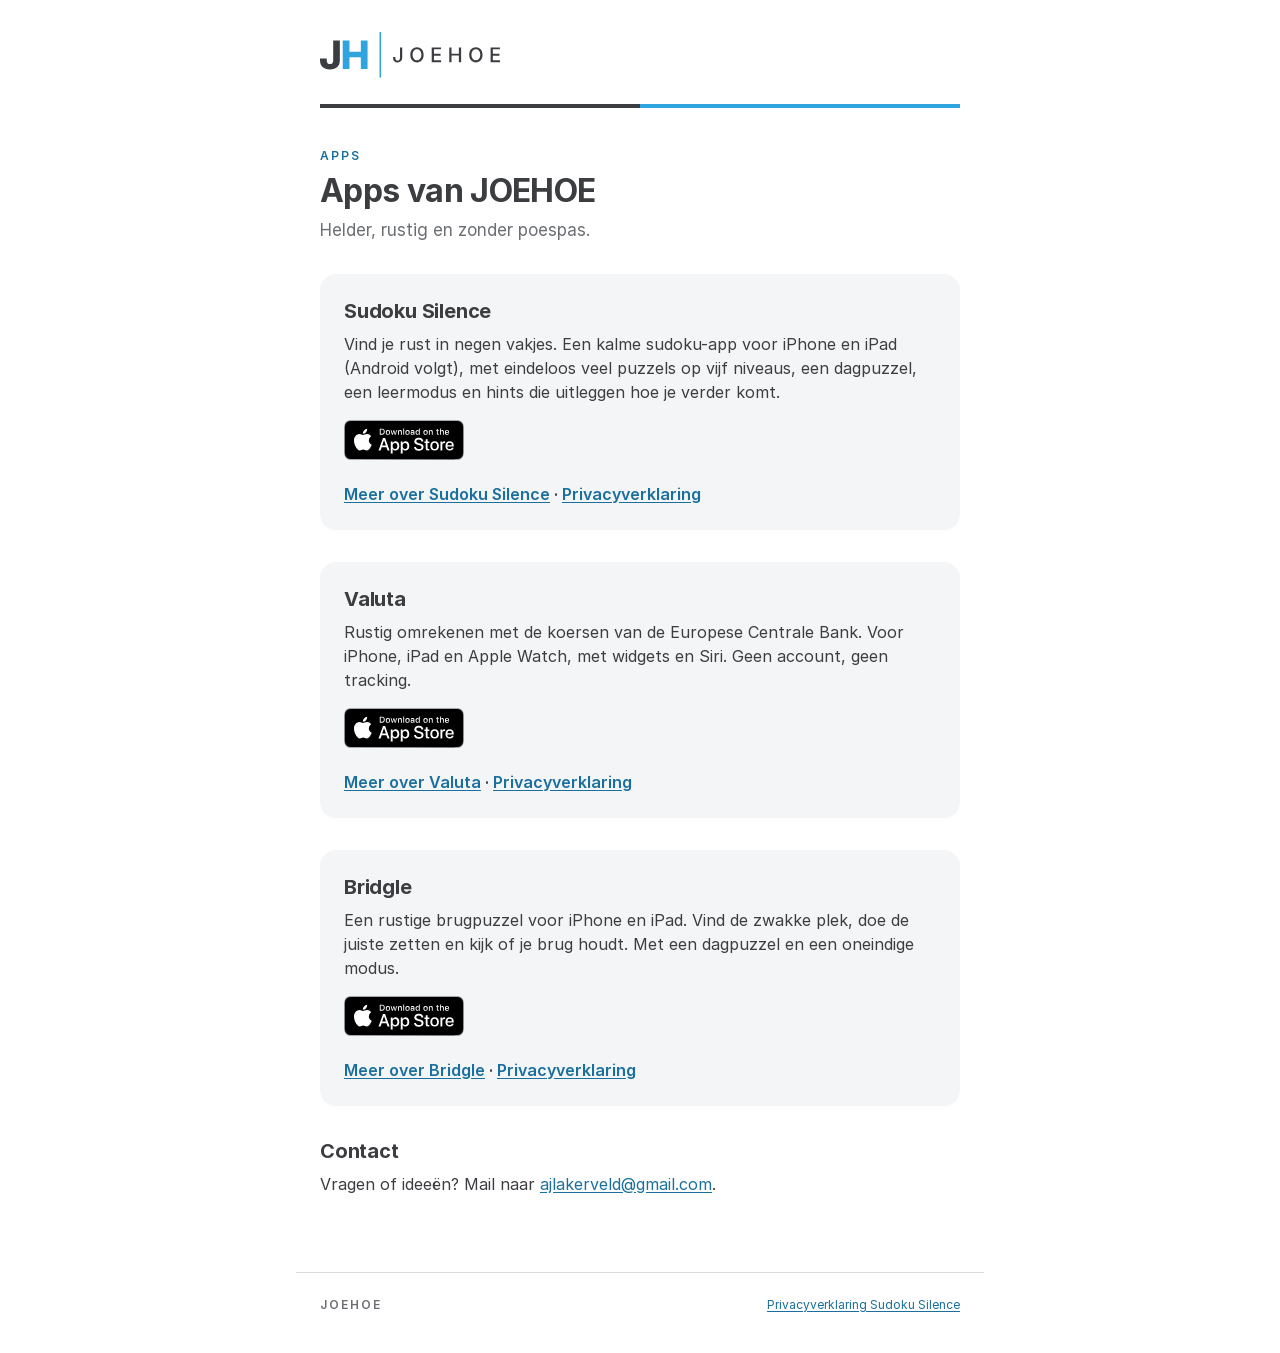
<file: index.html>
<!doctype html>
<html lang="nl">
<head>
<meta charset="utf-8">
<meta name="viewport" content="width=device-width, initial-scale=1">
<title>JOEHOE – rustige apps voor iPhone, iPad en Apple Watch</title>
<meta name="description" content="Apps van JOEHOE: Sudoku Silence (rustige sudoku), Valuta (valuta omrekenen met ECB-koersen) en Bridgle (brugpuzzel). Helder, rustig en zonder poespas.">
<link rel="canonical" href="https://joehoe.tech/">
<meta property="og:type" content="website">
<meta property="og:title" content="Apps van JOEHOE">
<meta property="og:description" content="Sudoku Silence, Valuta en Bridgle: helder, rustig en zonder poespas.">
<meta property="og:url" content="https://joehoe.tech/">
<meta property="og:image" content="https://joehoe.tech/sudoku/img/1-home.jpg">
<link rel="preload" href="fonts/Inter-Regular.woff2" as="font" type="font/woff2" crossorigin>
<link rel="stylesheet" href="style.css">
</head>
<body>
<header class="site-header">
  <a href="index.html" class="logo-link" aria-label="JOEHOE – home"><svg class="logo" viewBox="0 0 459.82 116.41" role="img" aria-label="JOEHOE"><path class="logo-inkt" d="M25.48828125 95.558515625C41.357421875 95.558515625 50.68359375 87.20890625 50.68359375 72.218671875V21.828046875H33.69140625V72.511640625C33.69140625 78.81046875 30.615234375 81.93546875 25.48828125 81.93546875C20.3125 81.93546875 17.236328125 78.81046875 17.236328125 72.609296875V67.921796875H0.0V72.316328125C0.0 87.20890625 9.423828125 95.558515625 25.48828125 95.558515625Z"/><path class="logo-blauw" d="M58.01171875 94.581953125H75.248046875V64.455H104.30078125V94.581953125H121.48828125V21.828046875H104.30078125V50.3925H75.248046875V21.828046875H58.01171875Z"/><rect class="logo-blauw" x="152.05" y="0" width="4" height="116.41"/><path class="logo-inkt" d="M198.364140625 77.628828125C205.422734375 77.628828125 210.06921875 73.49015625 210.06921875 66.101484375V39.288984375H204.305546875V66.152265625C204.305546875 70.44328125 201.94421875 72.7284375 198.364140625 72.7284375C194.7840625 72.7284375 192.422734375 70.44328125 192.422734375 66.152265625V64.019453125H186.60828125V66.126875C186.60828125 73.49015625 191.305546875 77.628828125 198.364140625 77.628828125ZM247.735703125 77.628828125C257.536484375 77.628828125 264.7728125 70.316328125 264.7728125 58.230390625C264.7728125 46.093671875 257.536484375 38.781171875 247.735703125 38.781171875C237.90953125 38.781171875 230.6478125 46.093671875 230.6478125 58.230390625C230.6478125 70.316328125 237.90953125 77.628828125 247.735703125 77.628828125ZM247.735703125 72.347578125C241.235703125 72.347578125 236.38609375 67.371015625 236.38609375 58.230390625C236.38609375 49.064375 241.235703125 44.062421875 247.735703125 44.062421875C254.184921875 44.062421875 259.03453125 49.038984375 259.03453125 58.230390625C259.03453125 67.371015625 254.184921875 72.347578125 247.735703125 72.347578125ZM285.35140624999997 77.121015625H309.32015624999997V72.144453125H291.14046874999997V60.49015625H307.89828124999997V55.538984375H291.14046874999997V44.265546875H309.16781249999997V39.288984375H285.35140624999997ZM330.22882812499995 77.121015625H336.01789062499995V60.261640625H354.75617187499995V77.121015625H360.57062499999995V39.288984375H354.75617187499995V55.285078125H336.01789062499995V39.288984375H330.22882812499995ZM398.23710937499993 77.628828125C408.03789062499993 77.628828125 415.27421874999993 70.316328125 415.27421874999993 58.230390625C415.27421874999993 46.093671875 408.03789062499993 38.781171875 398.23710937499993 38.781171875C388.41093749999993 38.781171875 381.14921874999993 46.093671875 381.14921874999993 58.230390625C381.14921874999993 70.316328125 388.41093749999993 77.628828125 398.23710937499993 77.628828125ZM398.23710937499993 72.347578125C391.73710937499993 72.347578125 386.88749999999993 67.371015625 386.88749999999993 58.230390625C386.88749999999993 49.064375 391.73710937499993 44.062421875 398.23710937499993 44.062421875C404.68632812499993 44.062421875 409.53593749999993 49.038984375 409.53593749999993 58.230390625C409.53593749999993 67.371015625 404.68632812499993 72.347578125 398.23710937499993 72.347578125ZM435.8528124999999 77.121015625H459.8215624999999V72.144453125H441.6418749999999V60.49015625H458.3996874999999V55.538984375H441.6418749999999V44.265546875H459.6692187499999V39.288984375H435.8528124999999Z"/></svg></a>
</header>
<div class="duo-lijn" aria-hidden="true"></div>
<main>
<p class="label">Apps</p>
<h1>Apps van JOEHOE</h1>
<p class="lead">Helder, rustig en zonder poespas.</p>

<section class="kaart">
  <h2><a href="sudoku/">Sudoku Silence</a></h2>
  <p>Vind je rust in negen vakjes. Een kalme sudoku-app voor iPhone en iPad (Android volgt), met eindeloos veel puzzels op vijf niveaus, een dagpuzzel, een leermodus en hints die uitleggen hoe je verder komt.</p>
  <a class="app-badge app-badge-klein" href="https://apps.apple.com/app/id6821435400"><img src="assets/app-store-badge.svg" alt="Download in de App Store" width="120" height="40"></a>
  <p class="kaart-links"><a href="sudoku/">Meer over Sudoku Silence</a> · <a href="privacy.html">Privacyverklaring</a></p>
</section>

<section class="kaart">
  <h2><a href="valuta/">Valuta</a></h2>
  <p>Rustig omrekenen met de koersen van de Europese Centrale Bank. Voor iPhone, iPad en Apple Watch, met widgets en Siri. Geen account, geen tracking.</p>
  <a class="app-badge app-badge-klein" href="https://apps.apple.com/app/id6824282331"><img src="assets/app-store-badge.svg" alt="Download in de App Store" width="120" height="40"></a>
  <p class="kaart-links"><a href="valuta/">Meer over Valuta</a> · <a href="valuta/privacy.html">Privacyverklaring</a></p>
</section>

<section class="kaart">
  <h2><a href="bridgle/">Bridgle</a></h2>
  <p>Een rustige brugpuzzel voor iPhone en iPad. Vind de zwakke plek, doe de juiste zetten en kijk of je brug houdt. Met een dagpuzzel en een oneindige modus.</p>
  <a class="app-badge app-badge-klein" href="https://apps.apple.com/app/id6825256395"><img src="assets/app-store-badge.svg" alt="Download in de App Store" width="120" height="40"></a>
  <p class="kaart-links"><a href="bridgle/">Meer over Bridgle</a> · <a href="bridgle/privacy.html">Privacyverklaring</a></p>
</section>

<h2>Contact</h2>
<p>Vragen of ideeën? Mail naar <a href="mailto:ajlakerveld@gmail.com">ajlakerveld@gmail.com</a>.</p>
</main>
<footer class="site-footer">
  <span>JOEHOE</span>
  <a href="privacy.html">Privacyverklaring Sudoku Silence</a>
</footer>
</body>
</html>
</file>
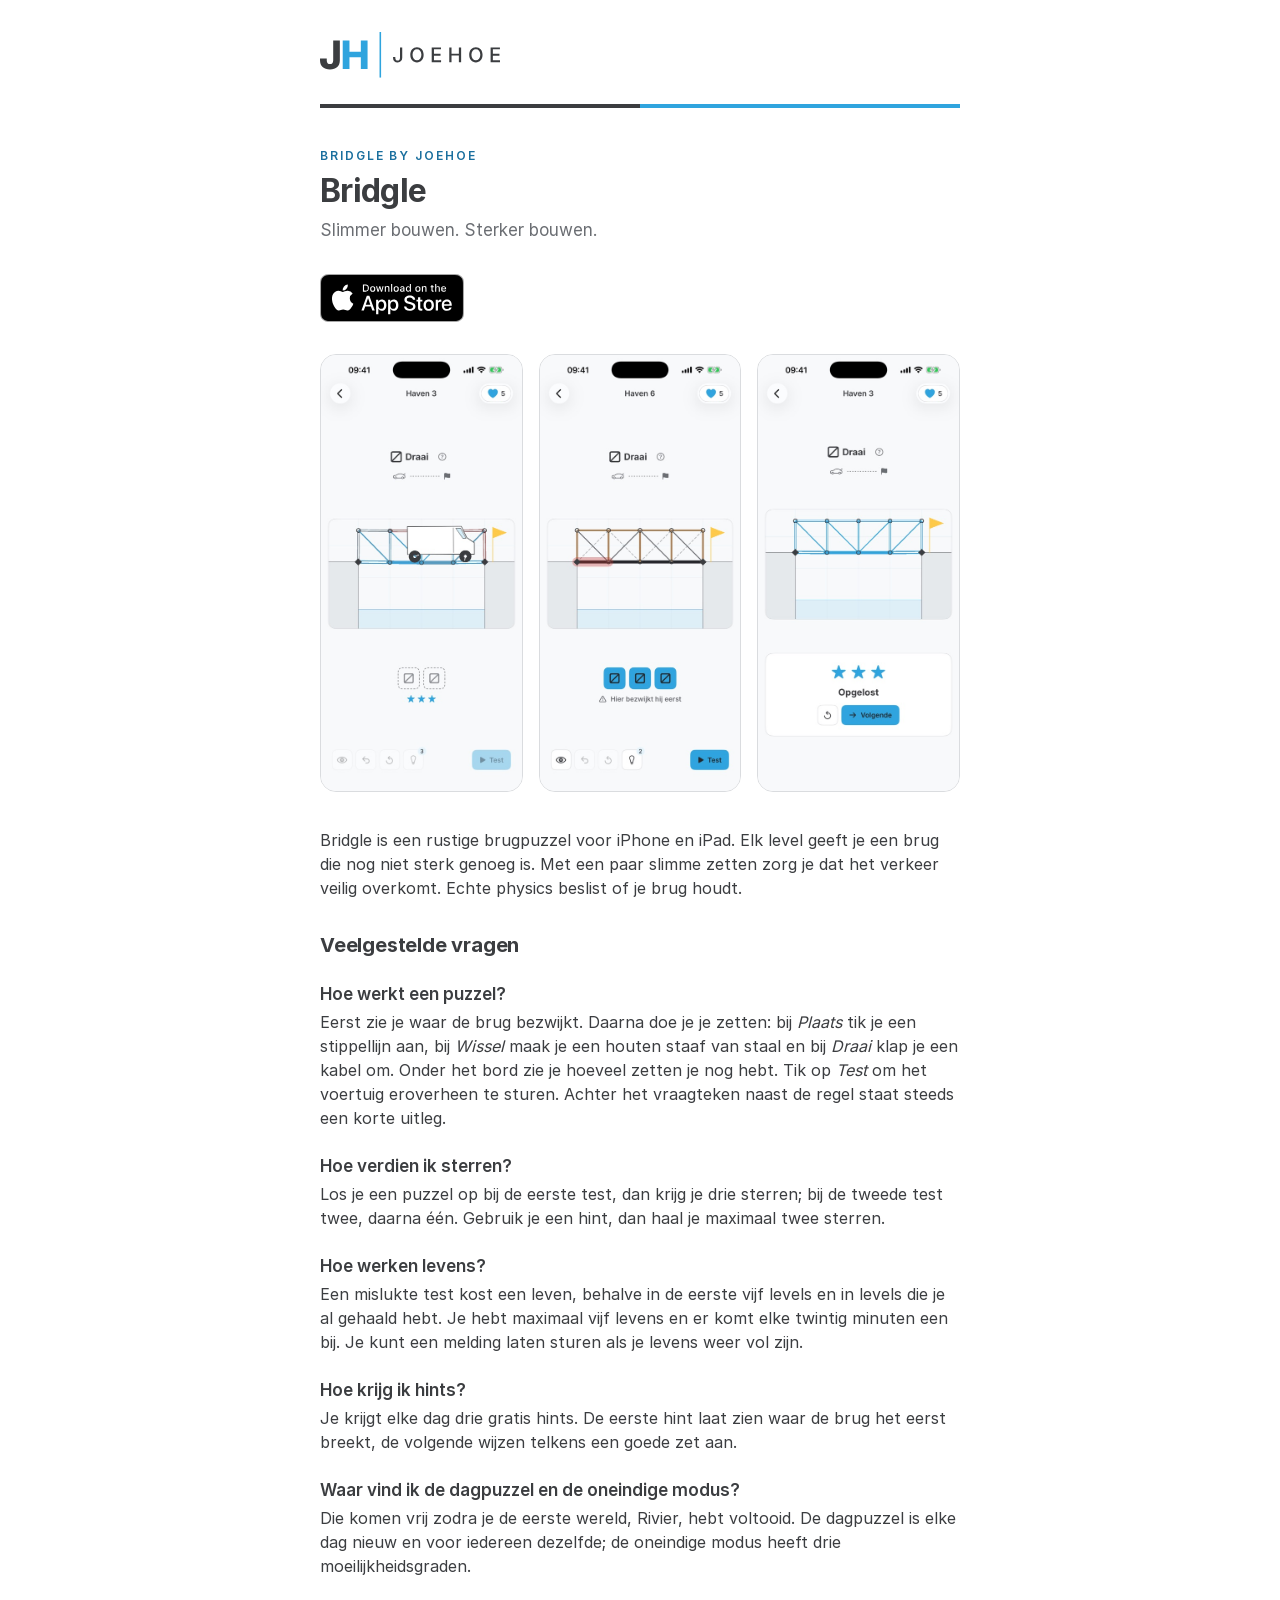
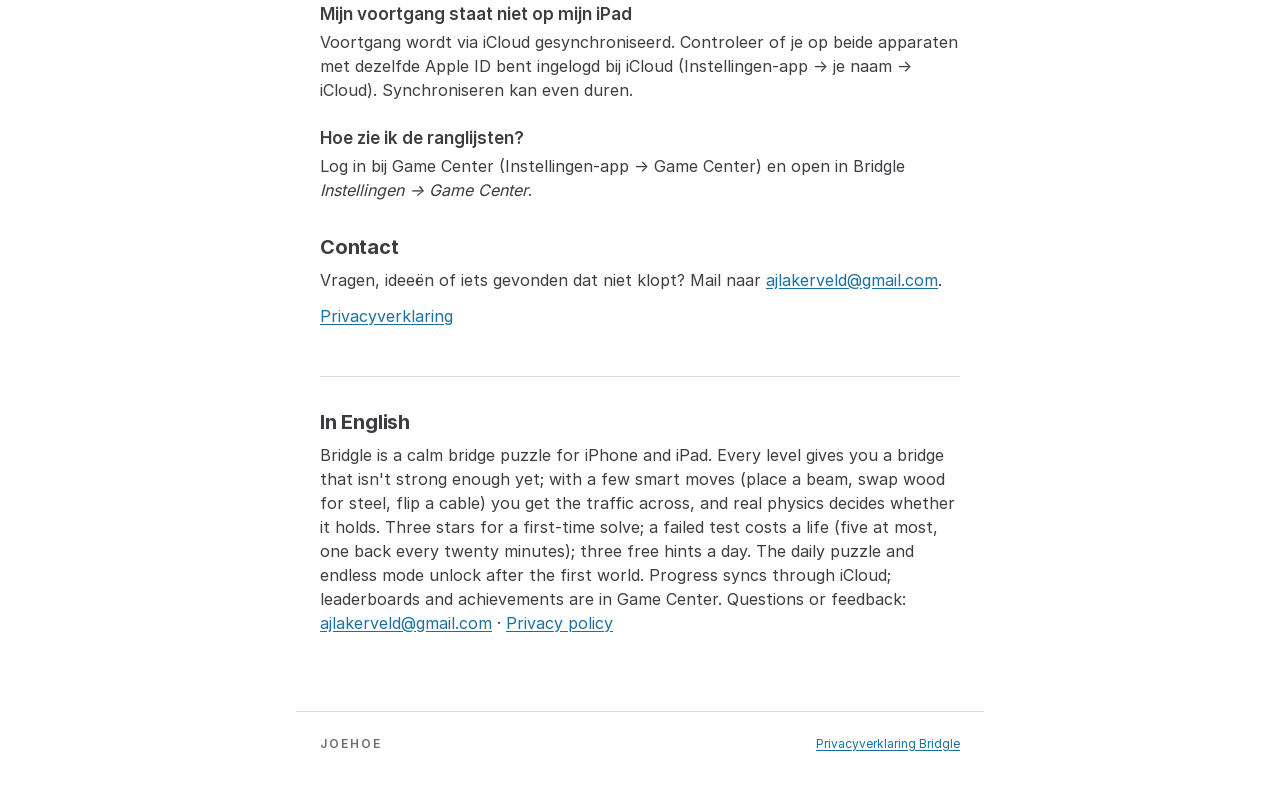
<file: bridgle/index.html>
<!doctype html>
<html lang="nl">
<head>
<meta charset="utf-8">
<meta name="viewport" content="width=device-width, initial-scale=1">
<title>Bridgle – rustige brugpuzzel voor iPhone en iPad</title>
<meta name="description" content="Bridgle is een rustige brugpuzzel voor iPhone en iPad. Doe een paar slimme zetten en kijk met echte physics of je brug houdt. Met een dagpuzzel en een oneindige modus.">
<link rel="canonical" href="https://joehoe.tech/bridgle/">
<meta property="og:type" content="website">
<meta property="og:title" content="Bridgle – rustige brugpuzzel voor iPhone en iPad">
<meta property="og:description" content="Bridgle is een rustige brugpuzzel voor iPhone en iPad. Doe een paar slimme zetten en kijk met echte physics of je brug houdt. Met een dagpuzzel en een oneindige modus.">
<meta property="og:url" content="https://joehoe.tech/bridgle/">
<meta property="og:image" content="https://joehoe.tech/bridgle/img/1-action.jpg">
<meta name="twitter:card" content="summary_large_image">
<meta name="apple-itunes-app" content="app-id=6825256395">
<link rel="preload" href="../fonts/Inter-Regular.woff2" as="font" type="font/woff2" crossorigin>
<link rel="stylesheet" href="../style.css">
<script type="application/ld+json">{"@context": "https://schema.org", "@type": "MobileApplication", "name": "Bridgle", "operatingSystem": "iOS, iPadOS", "applicationCategory": "GameApplication", "description": "Bridgle is een rustige brugpuzzel voor iPhone en iPad. Doe een paar slimme zetten en kijk met echte physics of je brug houdt. Met een dagpuzzel en een oneindige modus.", "url": "https://joehoe.tech/bridgle/", "image": "https://joehoe.tech/bridgle/img/1-action.jpg", "installUrl": "https://apps.apple.com/app/id6825256395", "author": {"@type": "Organization", "name": "JOEHOE", "url": "https://joehoe.tech"}, "offers": {"@type": "Offer", "price": "0", "priceCurrency": "EUR"}}</script>
</head>
<body>
<header class="site-header">
  <a href="../index.html" class="logo-link" aria-label="JOEHOE – home"><svg class="logo" viewBox="0 0 459.82 116.41" role="img" aria-label="JOEHOE"><path class="logo-inkt" d="M25.48828125 95.558515625C41.357421875 95.558515625 50.68359375 87.20890625 50.68359375 72.218671875V21.828046875H33.69140625V72.511640625C33.69140625 78.81046875 30.615234375 81.93546875 25.48828125 81.93546875C20.3125 81.93546875 17.236328125 78.81046875 17.236328125 72.609296875V67.921796875H0.0V72.316328125C0.0 87.20890625 9.423828125 95.558515625 25.48828125 95.558515625Z"/><path class="logo-blauw" d="M58.01171875 94.581953125H75.248046875V64.455H104.30078125V94.581953125H121.48828125V21.828046875H104.30078125V50.3925H75.248046875V21.828046875H58.01171875Z"/><rect class="logo-blauw" x="152.05" y="0" width="4" height="116.41"/><path class="logo-inkt" d="M198.364140625 77.628828125C205.422734375 77.628828125 210.06921875 73.49015625 210.06921875 66.101484375V39.288984375H204.305546875V66.152265625C204.305546875 70.44328125 201.94421875 72.7284375 198.364140625 72.7284375C194.7840625 72.7284375 192.422734375 70.44328125 192.422734375 66.152265625V64.019453125H186.60828125V66.126875C186.60828125 73.49015625 191.305546875 77.628828125 198.364140625 77.628828125ZM247.735703125 77.628828125C257.536484375 77.628828125 264.7728125 70.316328125 264.7728125 58.230390625C264.7728125 46.093671875 257.536484375 38.781171875 247.735703125 38.781171875C237.90953125 38.781171875 230.6478125 46.093671875 230.6478125 58.230390625C230.6478125 70.316328125 237.90953125 77.628828125 247.735703125 77.628828125ZM247.735703125 72.347578125C241.235703125 72.347578125 236.38609375 67.371015625 236.38609375 58.230390625C236.38609375 49.064375 241.235703125 44.062421875 247.735703125 44.062421875C254.184921875 44.062421875 259.03453125 49.038984375 259.03453125 58.230390625C259.03453125 67.371015625 254.184921875 72.347578125 247.735703125 72.347578125ZM285.35140624999997 77.121015625H309.32015624999997V72.144453125H291.14046874999997V60.49015625H307.89828124999997V55.538984375H291.14046874999997V44.265546875H309.16781249999997V39.288984375H285.35140624999997ZM330.22882812499995 77.121015625H336.01789062499995V60.261640625H354.75617187499995V77.121015625H360.57062499999995V39.288984375H354.75617187499995V55.285078125H336.01789062499995V39.288984375H330.22882812499995ZM398.23710937499993 77.628828125C408.03789062499993 77.628828125 415.27421874999993 70.316328125 415.27421874999993 58.230390625C415.27421874999993 46.093671875 408.03789062499993 38.781171875 398.23710937499993 38.781171875C388.41093749999993 38.781171875 381.14921874999993 46.093671875 381.14921874999993 58.230390625C381.14921874999993 70.316328125 388.41093749999993 77.628828125 398.23710937499993 77.628828125ZM398.23710937499993 72.347578125C391.73710937499993 72.347578125 386.88749999999993 67.371015625 386.88749999999993 58.230390625C386.88749999999993 49.064375 391.73710937499993 44.062421875 398.23710937499993 44.062421875C404.68632812499993 44.062421875 409.53593749999993 49.038984375 409.53593749999993 58.230390625C409.53593749999993 67.371015625 404.68632812499993 72.347578125 398.23710937499993 72.347578125ZM435.8528124999999 77.121015625H459.8215624999999V72.144453125H441.6418749999999V60.49015625H458.3996874999999V55.538984375H441.6418749999999V44.265546875H459.6692187499999V39.288984375H435.8528124999999Z"/></svg></a>
</header>
<div class="duo-lijn" aria-hidden="true"></div>
<main>
<p class="label">Bridgle by JOEHOE</p>
<h1>Bridgle</h1>
<p class="lead">Slimmer bouwen. Sterker bouwen.</p>
<a class="app-badge" href="https://apps.apple.com/app/id6825256395"><img src="../assets/app-store-badge.svg" alt="Download in de App Store" width="120" height="40"></a>
<div class="screens">
  <img src="img/1-action.jpg" alt="Een vrachtwagen rijdt over de brug" width="480" height="1043" loading="lazy">
  <img src="img/2-hint.jpg" alt="Een hint wijst de zwakke plek aan" width="480" height="1043" loading="lazy">
  <img src="img/3-solved.jpg" alt="Een opgeloste puzzel met drie sterren" width="480" height="1043" loading="lazy">
</div>

<p>Bridgle is een rustige brugpuzzel voor iPhone en iPad. Elk level geeft je een brug die nog niet sterk genoeg is. Met een paar slimme zetten zorg je dat het verkeer veilig overkomt. Echte physics beslist of je brug houdt.</p>

<h2>Veelgestelde vragen</h2>
<h3>Hoe werkt een puzzel?</h3>
<p>Eerst zie je waar de brug bezwijkt. Daarna doe je je zetten: bij <em>Plaats</em> tik je een stippellijn aan, bij <em>Wissel</em> maak je een houten staaf van staal en bij <em>Draai</em> klap je een kabel om. Onder het bord zie je hoeveel zetten je nog hebt. Tik op <em>Test</em> om het voertuig eroverheen te sturen. Achter het vraagteken naast de regel staat steeds een korte uitleg.</p>
<h3>Hoe verdien ik sterren?</h3>
<p>Los je een puzzel op bij de eerste test, dan krijg je drie sterren; bij de tweede test twee, daarna één. Gebruik je een hint, dan haal je maximaal twee sterren.</p>
<h3>Hoe werken levens?</h3>
<p>Een mislukte test kost een leven, behalve in de eerste vijf levels en in levels die je al gehaald hebt. Je hebt maximaal vijf levens en er komt elke twintig minuten een bij. Je kunt een melding laten sturen als je levens weer vol zijn.</p>
<h3>Hoe krijg ik hints?</h3>
<p>Je krijgt elke dag drie gratis hints. De eerste hint laat zien waar de brug het eerst breekt, de volgende wijzen telkens een goede zet aan.</p>
<h3>Waar vind ik de dagpuzzel en de oneindige modus?</h3>
<p>Die komen vrij zodra je de eerste wereld, Rivier, hebt voltooid. De dagpuzzel is elke dag nieuw en voor iedereen dezelfde; de oneindige modus heeft drie moeilijkheidsgraden.</p>
<h3>Mijn voortgang staat niet op mijn iPad</h3>
<p>Voortgang wordt via iCloud gesynchroniseerd. Controleer of je op beide apparaten met dezelfde Apple ID bent ingelogd bij iCloud (Instellingen-app → je naam → iCloud). Synchroniseren kan even duren.</p>
<h3>Hoe zie ik de ranglijsten?</h3>
<p>Log in bij Game Center (Instellingen-app → Game Center) en open in Bridgle <em>Instellingen → Game Center</em>.</p>

<h2>Contact</h2>
<p>Vragen, ideeën of iets gevonden dat niet klopt? Mail naar <a href="mailto:ajlakerveld@gmail.com">ajlakerveld@gmail.com</a>.</p>
<p><a href="privacy.html">Privacyverklaring</a></p>

<hr>
<div lang="en">
<h2>In English</h2>
<p>Bridgle is a calm bridge puzzle for iPhone and iPad. Every level gives you a bridge that isn't strong enough yet; with a few smart moves (place a beam, swap wood for steel, flip a cable) you get the traffic across, and real physics decides whether it holds. Three stars for a first-time solve; a failed test costs a life (five at most, one back every twenty minutes); three free hints a day. The daily puzzle and endless mode unlock after the first world. Progress syncs through iCloud; leaderboards and achievements are in Game Center. Questions or feedback: <a href="mailto:ajlakerveld@gmail.com">ajlakerveld@gmail.com</a> · <a href="privacy.html">Privacy policy</a></p>
</div>
</main>
<footer class="site-footer">
  <span>JOEHOE</span>
  <a href="privacy.html">Privacyverklaring Bridgle</a>
</footer>
</body>
</html>
</file>
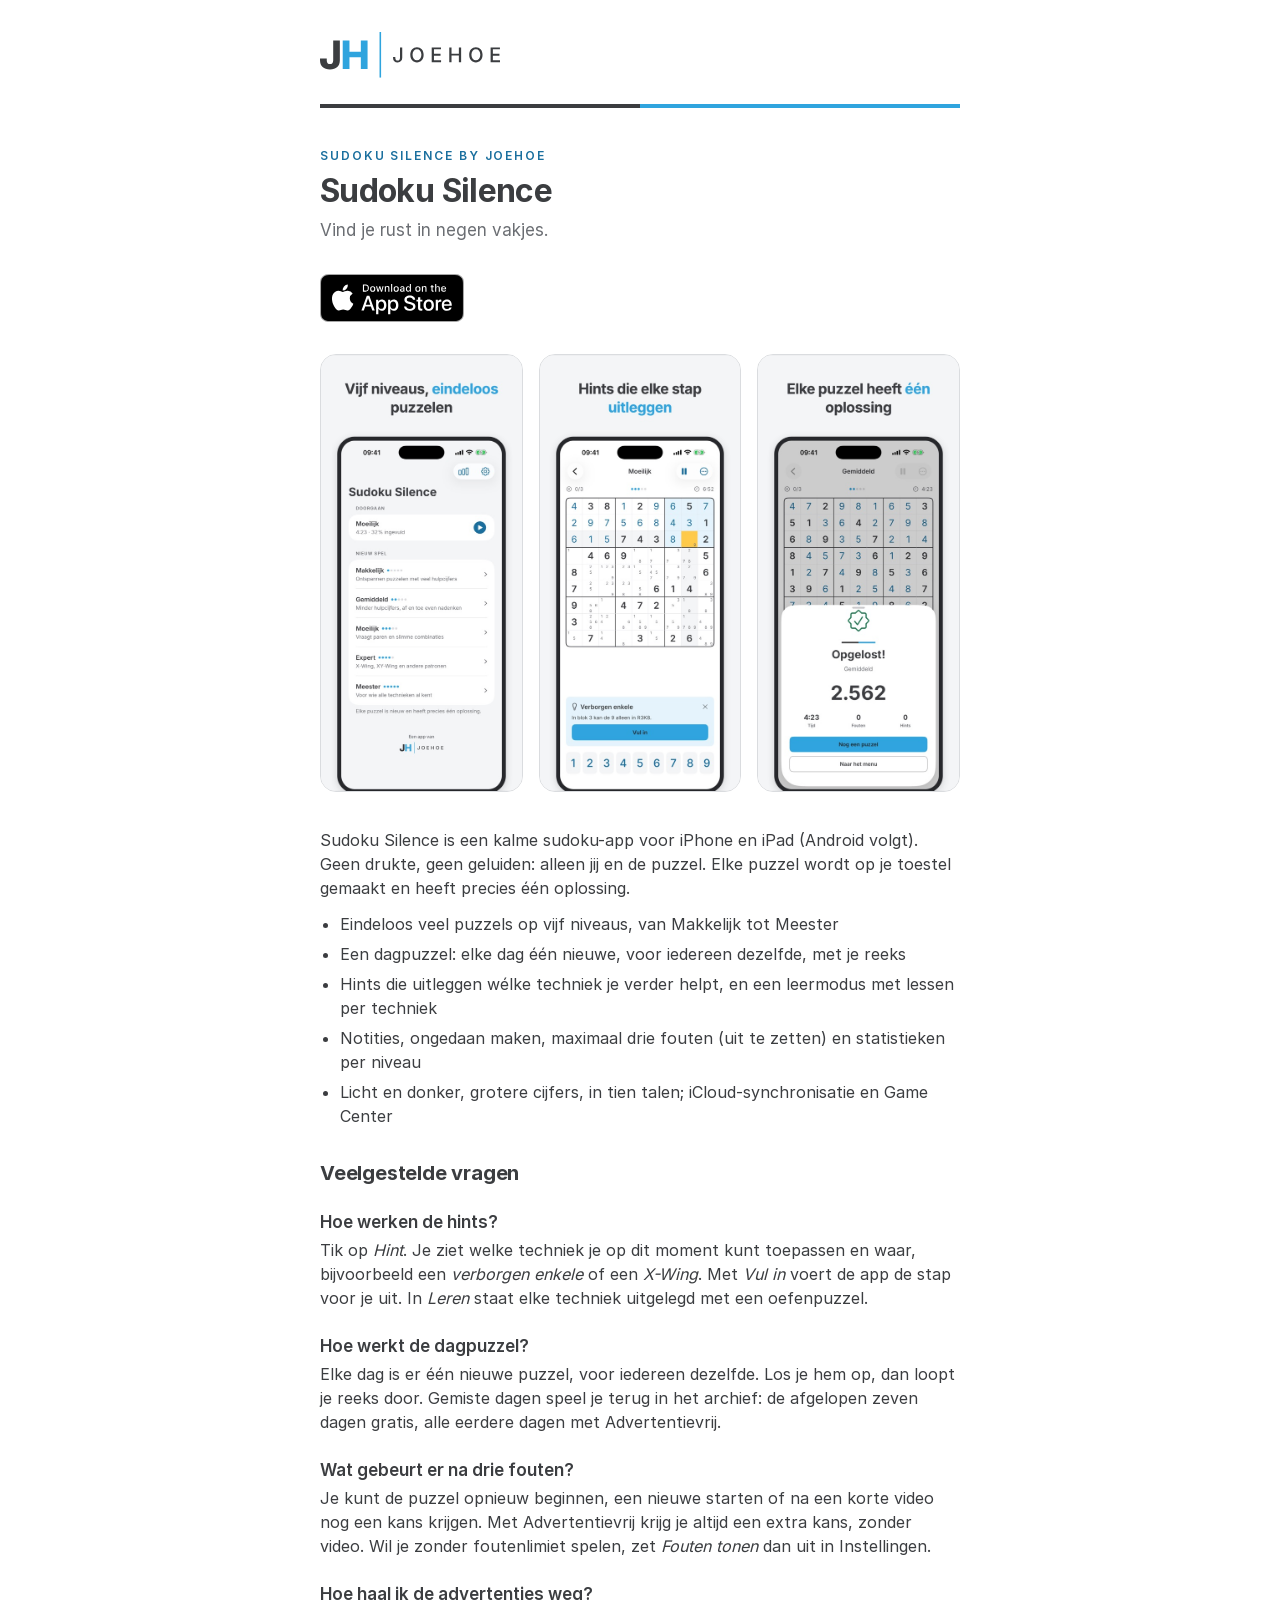
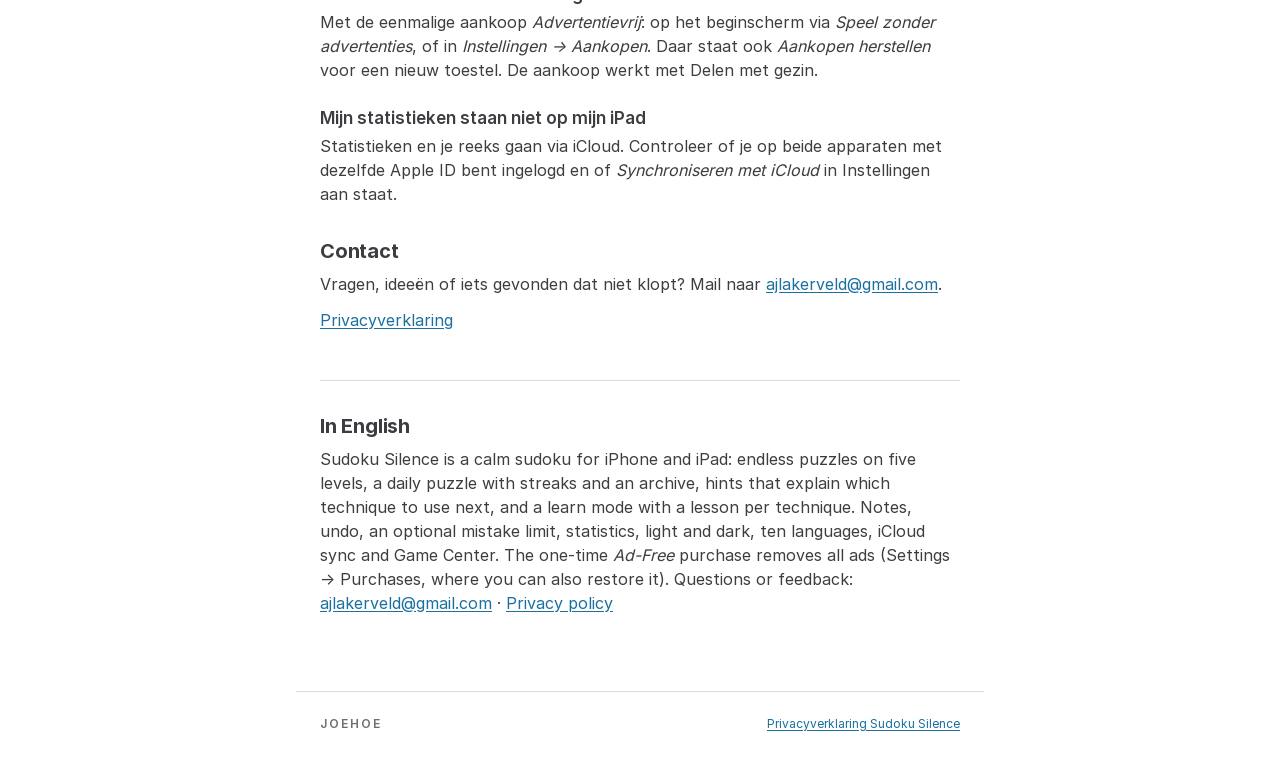
<file: sudoku/index.html>
<!doctype html>
<html lang="nl">
<head>
<meta charset="utf-8">
<meta name="viewport" content="width=device-width, initial-scale=1">
<title>Sudoku Silence – rustige sudoku voor iPhone en iPad</title>
<meta name="description" content="Sudoku Silence: een rustige sudoku zonder poespas voor iPhone en iPad. Eindeloos veel puzzels op vijf niveaus, een dagpuzzel, een leermodus en hints die uitleggen hoe je verder komt.">
<link rel="canonical" href="https://joehoe.tech/sudoku/">
<meta property="og:type" content="website">
<meta property="og:title" content="Sudoku Silence – rustige sudoku voor iPhone en iPad">
<meta property="og:description" content="Sudoku Silence: een rustige sudoku zonder poespas voor iPhone en iPad. Eindeloos veel puzzels op vijf niveaus, een dagpuzzel, een leermodus en hints die uitleggen hoe je verder komt.">
<meta property="og:url" content="https://joehoe.tech/sudoku/">
<meta property="og:image" content="https://joehoe.tech/sudoku/img/1-home.jpg">
<meta name="twitter:card" content="summary_large_image">
<meta name="apple-itunes-app" content="app-id=6821435400">
<link rel="preload" href="../fonts/Inter-Regular.woff2" as="font" type="font/woff2" crossorigin>
<link rel="stylesheet" href="../style.css">
<script type="application/ld+json">{"@context": "https://schema.org", "@type": "MobileApplication", "name": "Sudoku Silence", "operatingSystem": "iOS, iPadOS", "applicationCategory": "GameApplication", "description": "Sudoku Silence: een rustige sudoku zonder poespas voor iPhone en iPad. Eindeloos veel puzzels op vijf niveaus, een dagpuzzel, een leermodus en hints die uitleggen hoe je verder komt.", "url": "https://joehoe.tech/sudoku/", "image": "https://joehoe.tech/sudoku/img/1-home.jpg", "installUrl": "https://apps.apple.com/app/id6821435400", "author": {"@type": "Organization", "name": "JOEHOE", "url": "https://joehoe.tech"}, "offers": {"@type": "Offer", "price": "0", "priceCurrency": "EUR"}}</script>
</head>
<body>
<header class="site-header">
  <a href="../index.html" class="logo-link" aria-label="JOEHOE – home"><svg class="logo" viewBox="0 0 459.82 116.41" role="img" aria-label="JOEHOE"><path class="logo-inkt" d="M25.48828125 95.558515625C41.357421875 95.558515625 50.68359375 87.20890625 50.68359375 72.218671875V21.828046875H33.69140625V72.511640625C33.69140625 78.81046875 30.615234375 81.93546875 25.48828125 81.93546875C20.3125 81.93546875 17.236328125 78.81046875 17.236328125 72.609296875V67.921796875H0.0V72.316328125C0.0 87.20890625 9.423828125 95.558515625 25.48828125 95.558515625Z"/><path class="logo-blauw" d="M58.01171875 94.581953125H75.248046875V64.455H104.30078125V94.581953125H121.48828125V21.828046875H104.30078125V50.3925H75.248046875V21.828046875H58.01171875Z"/><rect class="logo-blauw" x="152.05" y="0" width="4" height="116.41"/><path class="logo-inkt" d="M198.364140625 77.628828125C205.422734375 77.628828125 210.06921875 73.49015625 210.06921875 66.101484375V39.288984375H204.305546875V66.152265625C204.305546875 70.44328125 201.94421875 72.7284375 198.364140625 72.7284375C194.7840625 72.7284375 192.422734375 70.44328125 192.422734375 66.152265625V64.019453125H186.60828125V66.126875C186.60828125 73.49015625 191.305546875 77.628828125 198.364140625 77.628828125ZM247.735703125 77.628828125C257.536484375 77.628828125 264.7728125 70.316328125 264.7728125 58.230390625C264.7728125 46.093671875 257.536484375 38.781171875 247.735703125 38.781171875C237.90953125 38.781171875 230.6478125 46.093671875 230.6478125 58.230390625C230.6478125 70.316328125 237.90953125 77.628828125 247.735703125 77.628828125ZM247.735703125 72.347578125C241.235703125 72.347578125 236.38609375 67.371015625 236.38609375 58.230390625C236.38609375 49.064375 241.235703125 44.062421875 247.735703125 44.062421875C254.184921875 44.062421875 259.03453125 49.038984375 259.03453125 58.230390625C259.03453125 67.371015625 254.184921875 72.347578125 247.735703125 72.347578125ZM285.35140624999997 77.121015625H309.32015624999997V72.144453125H291.14046874999997V60.49015625H307.89828124999997V55.538984375H291.14046874999997V44.265546875H309.16781249999997V39.288984375H285.35140624999997ZM330.22882812499995 77.121015625H336.01789062499995V60.261640625H354.75617187499995V77.121015625H360.57062499999995V39.288984375H354.75617187499995V55.285078125H336.01789062499995V39.288984375H330.22882812499995ZM398.23710937499993 77.628828125C408.03789062499993 77.628828125 415.27421874999993 70.316328125 415.27421874999993 58.230390625C415.27421874999993 46.093671875 408.03789062499993 38.781171875 398.23710937499993 38.781171875C388.41093749999993 38.781171875 381.14921874999993 46.093671875 381.14921874999993 58.230390625C381.14921874999993 70.316328125 388.41093749999993 77.628828125 398.23710937499993 77.628828125ZM398.23710937499993 72.347578125C391.73710937499993 72.347578125 386.88749999999993 67.371015625 386.88749999999993 58.230390625C386.88749999999993 49.064375 391.73710937499993 44.062421875 398.23710937499993 44.062421875C404.68632812499993 44.062421875 409.53593749999993 49.038984375 409.53593749999993 58.230390625C409.53593749999993 67.371015625 404.68632812499993 72.347578125 398.23710937499993 72.347578125ZM435.8528124999999 77.121015625H459.8215624999999V72.144453125H441.6418749999999V60.49015625H458.3996874999999V55.538984375H441.6418749999999V44.265546875H459.6692187499999V39.288984375H435.8528124999999Z"/></svg></a>
</header>
<div class="duo-lijn" aria-hidden="true"></div>
<main>
<p class="label">Sudoku Silence by JOEHOE</p>
<h1>Sudoku Silence</h1>
<p class="lead">Vind je rust in negen vakjes.</p>
<a class="app-badge" href="https://apps.apple.com/app/id6821435400"><img src="../assets/app-store-badge.svg" alt="Download in de App Store" width="120" height="40"></a>
<div class="screens">
  <img src="img/1-home.jpg" alt="Het beginscherm met de dagpuzzel en nieuw spel" width="480" height="1043" loading="lazy">
  <img src="img/2-hint.jpg" alt="Een hint die uitlegt welke techniek je kunt gebruiken" width="480" height="1043" loading="lazy">
  <img src="img/3-solved.jpg" alt="Een opgeloste puzzel" width="480" height="1043" loading="lazy">
</div>

<p>Sudoku Silence is een kalme sudoku-app voor iPhone en iPad (Android volgt). Geen drukte, geen geluiden: alleen jij en de puzzel. Elke puzzel wordt op je toestel gemaakt en heeft precies één oplossing.</p>
<ul class="functies">
  <li>Eindeloos veel puzzels op vijf niveaus, van Makkelijk tot Meester</li>
  <li>Een dagpuzzel: elke dag één nieuwe, voor iedereen dezelfde, met je reeks</li>
  <li>Hints die uitleggen wélke techniek je verder helpt, en een leermodus met lessen per techniek</li>
  <li>Notities, ongedaan maken, maximaal drie fouten (uit te zetten) en statistieken per niveau</li>
  <li>Licht en donker, grotere cijfers, in tien talen; iCloud-synchronisatie en Game Center</li>
</ul>

<h2>Veelgestelde vragen</h2>
<h3>Hoe werken de hints?</h3>
<p>Tik op <em>Hint</em>. Je ziet welke techniek je op dit moment kunt toepassen en waar, bijvoorbeeld een <em>verborgen enkele</em> of een <em>X-Wing</em>. Met <em>Vul in</em> voert de app de stap voor je uit. In <em>Leren</em> staat elke techniek uitgelegd met een oefenpuzzel.</p>
<h3>Hoe werkt de dagpuzzel?</h3>
<p>Elke dag is er één nieuwe puzzel, voor iedereen dezelfde. Los je hem op, dan loopt je reeks door. Gemiste dagen speel je terug in het archief: de afgelopen zeven dagen gratis, alle eerdere dagen met Advertentievrij.</p>
<h3>Wat gebeurt er na drie fouten?</h3>
<p>Je kunt de puzzel opnieuw beginnen, een nieuwe starten of na een korte video nog een kans krijgen. Met Advertentievrij krijg je altijd een extra kans, zonder video. Wil je zonder foutenlimiet spelen, zet <em>Fouten tonen</em> dan uit in Instellingen.</p>
<h3>Hoe haal ik de advertenties weg?</h3>
<p>Met de eenmalige aankoop <em>Advertentievrij</em>: op het beginscherm via <em>Speel zonder advertenties</em>, of in <em>Instellingen → Aankopen</em>. Daar staat ook <em>Aankopen herstellen</em> voor een nieuw toestel. De aankoop werkt met Delen met gezin.</p>
<h3>Mijn statistieken staan niet op mijn iPad</h3>
<p>Statistieken en je reeks gaan via iCloud. Controleer of je op beide apparaten met dezelfde Apple ID bent ingelogd en of <em>Synchroniseren met iCloud</em> in Instellingen aan staat.</p>

<h2>Contact</h2>
<p>Vragen, ideeën of iets gevonden dat niet klopt? Mail naar <a href="mailto:ajlakerveld@gmail.com">ajlakerveld@gmail.com</a>.</p>
<p><a href="../privacy.html">Privacyverklaring</a></p>

<hr>
<div lang="en">
<h2>In English</h2>
<p>Sudoku Silence is a calm sudoku for iPhone and iPad: endless puzzles on five levels, a daily puzzle with streaks and an archive, hints that explain which technique to use next, and a learn mode with a lesson per technique. Notes, undo, an optional mistake limit, statistics, light and dark, ten languages, iCloud sync and Game Center. The one-time <em>Ad-Free</em> purchase removes all ads (Settings → Purchases, where you can also restore it). Questions or feedback: <a href="mailto:ajlakerveld@gmail.com">ajlakerveld@gmail.com</a> · <a href="../privacy.html">Privacy policy</a></p>
</div>
</main>
<footer class="site-footer">
  <span>JOEHOE</span>
  <a href="../privacy.html">Privacyverklaring Sudoku Silence</a>
</footer>
</body>
</html>
</file>
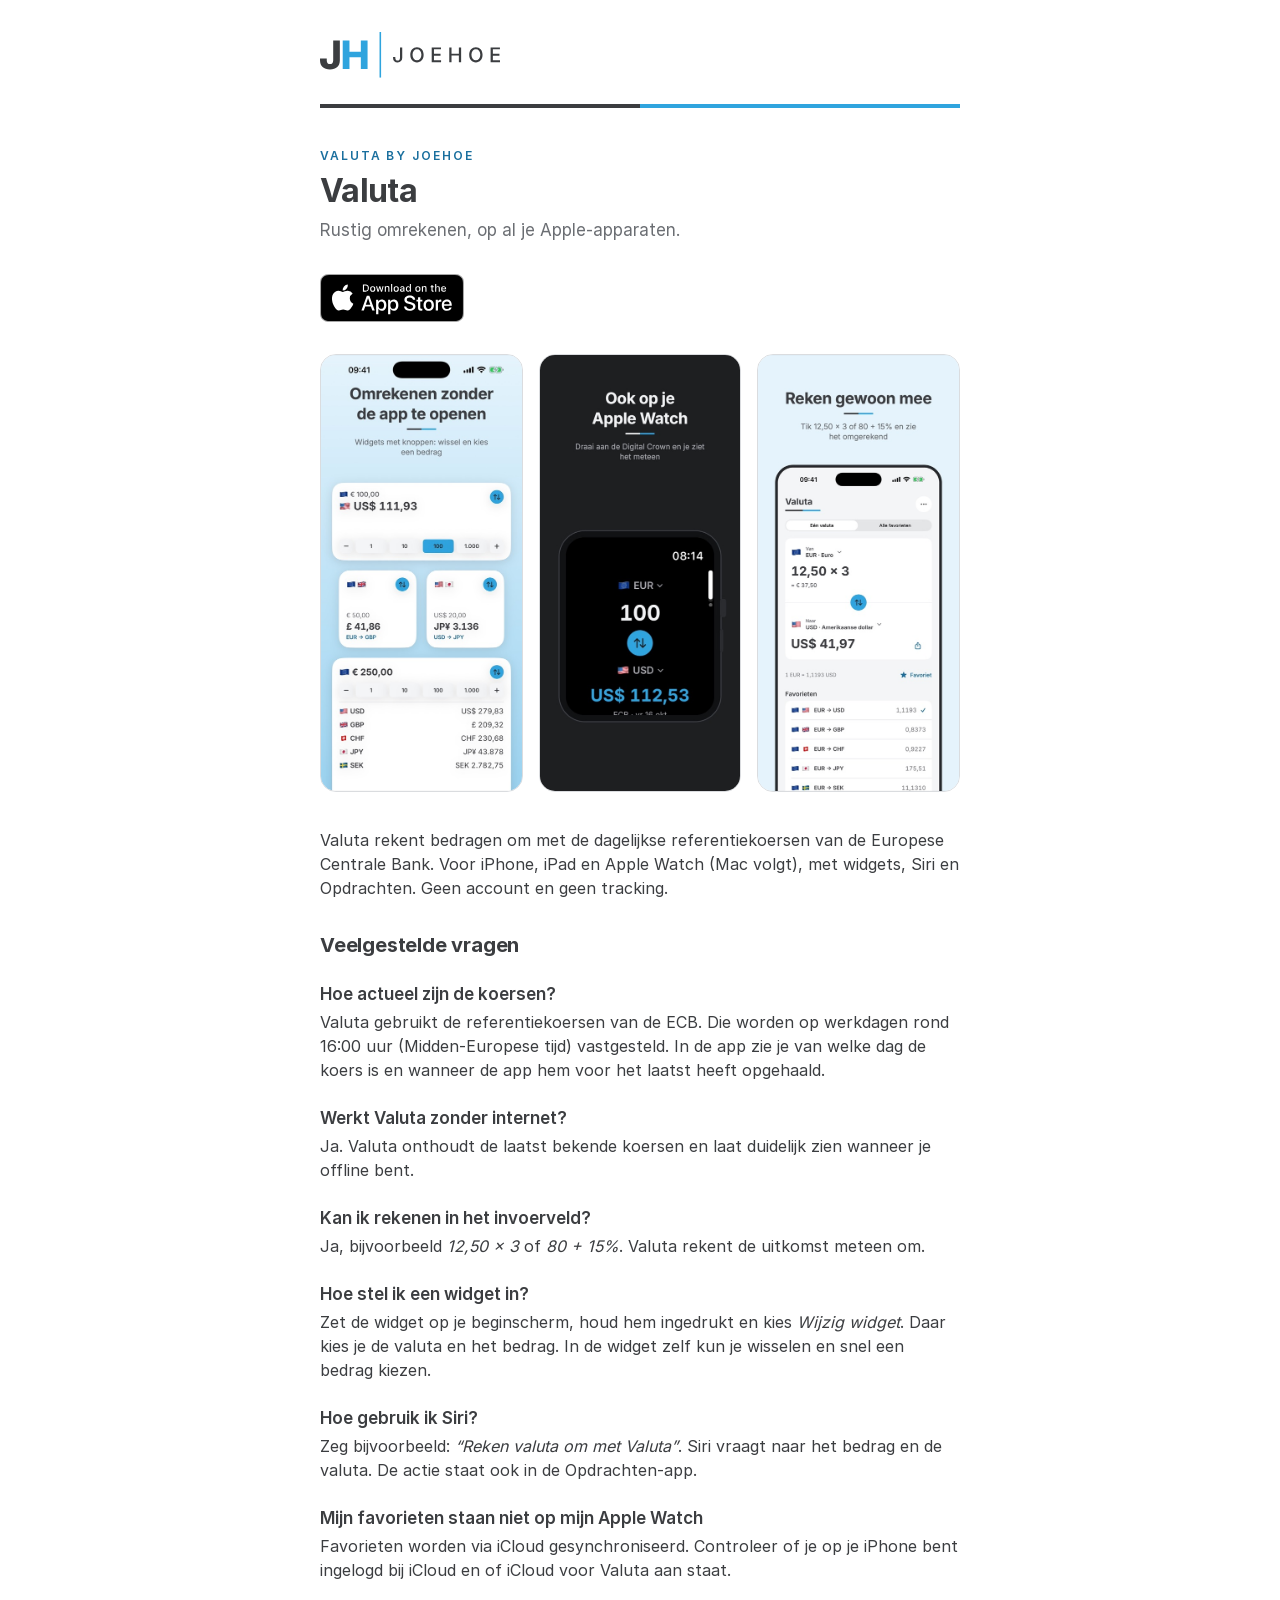
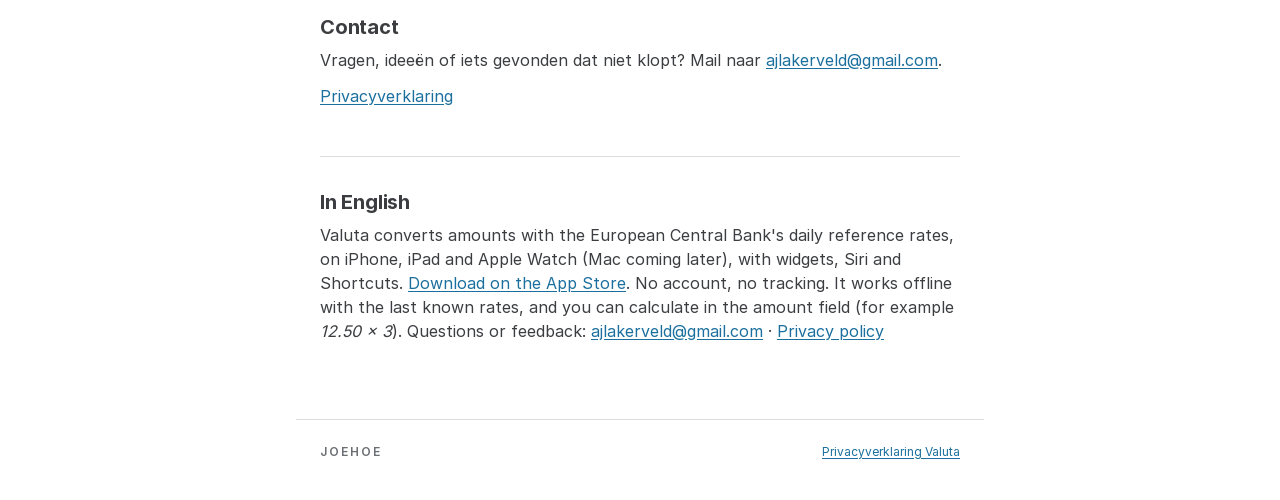
<file: valuta/index.html>
<!doctype html>
<html lang="nl">
<head>
<meta charset="utf-8">
<meta name="viewport" content="width=device-width, initial-scale=1">
<title>Valuta – valuta omrekenen op iPhone, iPad en Apple Watch</title>
<meta name="description" content="Valuta rekent bedragen om met de dagelijkse koersen van de Europese Centrale Bank. Voor iPhone, iPad en Apple Watch, met widgets, Siri en offline koersen. Geen account, geen tracking.">
<link rel="canonical" href="https://joehoe.tech/valuta/">
<meta property="og:type" content="website">
<meta property="og:title" content="Valuta – valuta omrekenen op iPhone, iPad en Apple Watch">
<meta property="og:description" content="Valuta rekent bedragen om met de dagelijkse koersen van de Europese Centrale Bank. Voor iPhone, iPad en Apple Watch, met widgets, Siri en offline koersen. Geen account, geen tracking.">
<meta property="og:url" content="https://joehoe.tech/valuta/">
<meta property="og:image" content="https://joehoe.tech/valuta/img/1-widgets.jpg">
<meta name="twitter:card" content="summary_large_image">
<meta name="apple-itunes-app" content="app-id=6824282331">
<link rel="preload" href="../fonts/Inter-Regular.woff2" as="font" type="font/woff2" crossorigin>
<link rel="stylesheet" href="../style.css">
<script type="application/ld+json">{"@context": "https://schema.org", "@type": "MobileApplication", "name": "Valuta by JOEHOE", "operatingSystem": "iOS, iPadOS, watchOS, macOS", "applicationCategory": "FinanceApplication", "description": "Valuta rekent bedragen om met de dagelijkse koersen van de Europese Centrale Bank. Voor iPhone, iPad en Apple Watch, met widgets, Siri en offline koersen. Geen account, geen tracking.", "url": "https://joehoe.tech/valuta/", "image": "https://joehoe.tech/valuta/img/1-widgets.jpg", "installUrl": "https://apps.apple.com/app/id6824282331", "author": {"@type": "Organization", "name": "JOEHOE", "url": "https://joehoe.tech"}, "offers": {"@type": "Offer", "price": "0", "priceCurrency": "EUR"}}</script>
</head>
<body>
<header class="site-header">
  <a href="../index.html" class="logo-link" aria-label="JOEHOE – home"><svg class="logo" viewBox="0 0 459.82 116.41" role="img" aria-label="JOEHOE"><path class="logo-inkt" d="M25.48828125 95.558515625C41.357421875 95.558515625 50.68359375 87.20890625 50.68359375 72.218671875V21.828046875H33.69140625V72.511640625C33.69140625 78.81046875 30.615234375 81.93546875 25.48828125 81.93546875C20.3125 81.93546875 17.236328125 78.81046875 17.236328125 72.609296875V67.921796875H0.0V72.316328125C0.0 87.20890625 9.423828125 95.558515625 25.48828125 95.558515625Z"/><path class="logo-blauw" d="M58.01171875 94.581953125H75.248046875V64.455H104.30078125V94.581953125H121.48828125V21.828046875H104.30078125V50.3925H75.248046875V21.828046875H58.01171875Z"/><rect class="logo-blauw" x="152.05" y="0" width="4" height="116.41"/><path class="logo-inkt" d="M198.364140625 77.628828125C205.422734375 77.628828125 210.06921875 73.49015625 210.06921875 66.101484375V39.288984375H204.305546875V66.152265625C204.305546875 70.44328125 201.94421875 72.7284375 198.364140625 72.7284375C194.7840625 72.7284375 192.422734375 70.44328125 192.422734375 66.152265625V64.019453125H186.60828125V66.126875C186.60828125 73.49015625 191.305546875 77.628828125 198.364140625 77.628828125ZM247.735703125 77.628828125C257.536484375 77.628828125 264.7728125 70.316328125 264.7728125 58.230390625C264.7728125 46.093671875 257.536484375 38.781171875 247.735703125 38.781171875C237.90953125 38.781171875 230.6478125 46.093671875 230.6478125 58.230390625C230.6478125 70.316328125 237.90953125 77.628828125 247.735703125 77.628828125ZM247.735703125 72.347578125C241.235703125 72.347578125 236.38609375 67.371015625 236.38609375 58.230390625C236.38609375 49.064375 241.235703125 44.062421875 247.735703125 44.062421875C254.184921875 44.062421875 259.03453125 49.038984375 259.03453125 58.230390625C259.03453125 67.371015625 254.184921875 72.347578125 247.735703125 72.347578125ZM285.35140624999997 77.121015625H309.32015624999997V72.144453125H291.14046874999997V60.49015625H307.89828124999997V55.538984375H291.14046874999997V44.265546875H309.16781249999997V39.288984375H285.35140624999997ZM330.22882812499995 77.121015625H336.01789062499995V60.261640625H354.75617187499995V77.121015625H360.57062499999995V39.288984375H354.75617187499995V55.285078125H336.01789062499995V39.288984375H330.22882812499995ZM398.23710937499993 77.628828125C408.03789062499993 77.628828125 415.27421874999993 70.316328125 415.27421874999993 58.230390625C415.27421874999993 46.093671875 408.03789062499993 38.781171875 398.23710937499993 38.781171875C388.41093749999993 38.781171875 381.14921874999993 46.093671875 381.14921874999993 58.230390625C381.14921874999993 70.316328125 388.41093749999993 77.628828125 398.23710937499993 77.628828125ZM398.23710937499993 72.347578125C391.73710937499993 72.347578125 386.88749999999993 67.371015625 386.88749999999993 58.230390625C386.88749999999993 49.064375 391.73710937499993 44.062421875 398.23710937499993 44.062421875C404.68632812499993 44.062421875 409.53593749999993 49.038984375 409.53593749999993 58.230390625C409.53593749999993 67.371015625 404.68632812499993 72.347578125 398.23710937499993 72.347578125ZM435.8528124999999 77.121015625H459.8215624999999V72.144453125H441.6418749999999V60.49015625H458.3996874999999V55.538984375H441.6418749999999V44.265546875H459.6692187499999V39.288984375H435.8528124999999Z"/></svg></a>
</header>
<div class="duo-lijn" aria-hidden="true"></div>
<main>
<p class="label">Valuta by JOEHOE</p>
<h1>Valuta</h1>
<p class="lead">Rustig omrekenen, op al je Apple-apparaten.</p>
<a class="app-badge" href="https://apps.apple.com/app/id6824282331"><img src="../assets/app-store-badge.svg" alt="Download in de App Store" width="120" height="40"></a>
<div class="screens">
  <img src="img/1-widgets.jpg" alt="Valuta-widgets op het beginscherm" width="480" height="1043" loading="lazy">
  <img src="img/2-watch.jpg" alt="Valuta op de Apple Watch" width="480" height="1043" loading="lazy">
  <img src="img/3-calc.jpg" alt="Rekenen in het invoerveld" width="480" height="1043" loading="lazy">
</div>

<p>Valuta rekent bedragen om met de dagelijkse referentiekoersen van de Europese Centrale Bank. Voor iPhone, iPad en Apple Watch (Mac volgt), met widgets, Siri en Opdrachten. Geen account en geen tracking.</p>

<h2>Veelgestelde vragen</h2>
<h3>Hoe actueel zijn de koersen?</h3>
<p>Valuta gebruikt de referentiekoersen van de ECB. Die worden op werkdagen rond 16:00 uur (Midden-Europese tijd) vastgesteld. In de app zie je van welke dag de koers is en wanneer de app hem voor het laatst heeft opgehaald.</p>
<h3>Werkt Valuta zonder internet?</h3>
<p>Ja. Valuta onthoudt de laatst bekende koersen en laat duidelijk zien wanneer je offline bent.</p>
<h3>Kan ik rekenen in het invoerveld?</h3>
<p>Ja, bijvoorbeeld <em>12,50 × 3</em> of <em>80 + 15%</em>. Valuta rekent de uitkomst meteen om.</p>
<h3>Hoe stel ik een widget in?</h3>
<p>Zet de widget op je beginscherm, houd hem ingedrukt en kies <em>Wijzig widget</em>. Daar kies je de valuta en het bedrag. In de widget zelf kun je wisselen en snel een bedrag kiezen.</p>
<h3>Hoe gebruik ik Siri?</h3>
<p>Zeg bijvoorbeeld: <em>“Reken valuta om met Valuta”</em>. Siri vraagt naar het bedrag en de valuta. De actie staat ook in de Opdrachten-app.</p>
<h3>Mijn favorieten staan niet op mijn Apple Watch</h3>
<p>Favorieten worden via iCloud gesynchroniseerd. Controleer of je op je iPhone bent ingelogd bij iCloud en of iCloud voor Valuta aan staat.</p>

<h2>Contact</h2>
<p>Vragen, ideeën of iets gevonden dat niet klopt? Mail naar <a href="mailto:ajlakerveld@gmail.com">ajlakerveld@gmail.com</a>.</p>
<p><a href="privacy.html">Privacyverklaring</a></p>

<hr>
<div lang="en">
<h2>In English</h2>
<p>Valuta converts amounts with the European Central Bank's daily reference rates, on iPhone, iPad and Apple Watch (Mac coming later), with widgets, Siri and Shortcuts. <a href="https://apps.apple.com/app/id6824282331">Download on the App Store</a>. No account, no tracking. It works offline with the last known rates, and you can calculate in the amount field (for example <em>12.50 × 3</em>). Questions or feedback: <a href="mailto:ajlakerveld@gmail.com">ajlakerveld@gmail.com</a> · <a href="privacy.html">Privacy policy</a></p>
</div>
</main>
<footer class="site-footer">
  <span>JOEHOE</span>
  <a href="privacy.html">Privacyverklaring Valuta</a>
</footer>
</body>
</html>
</file>
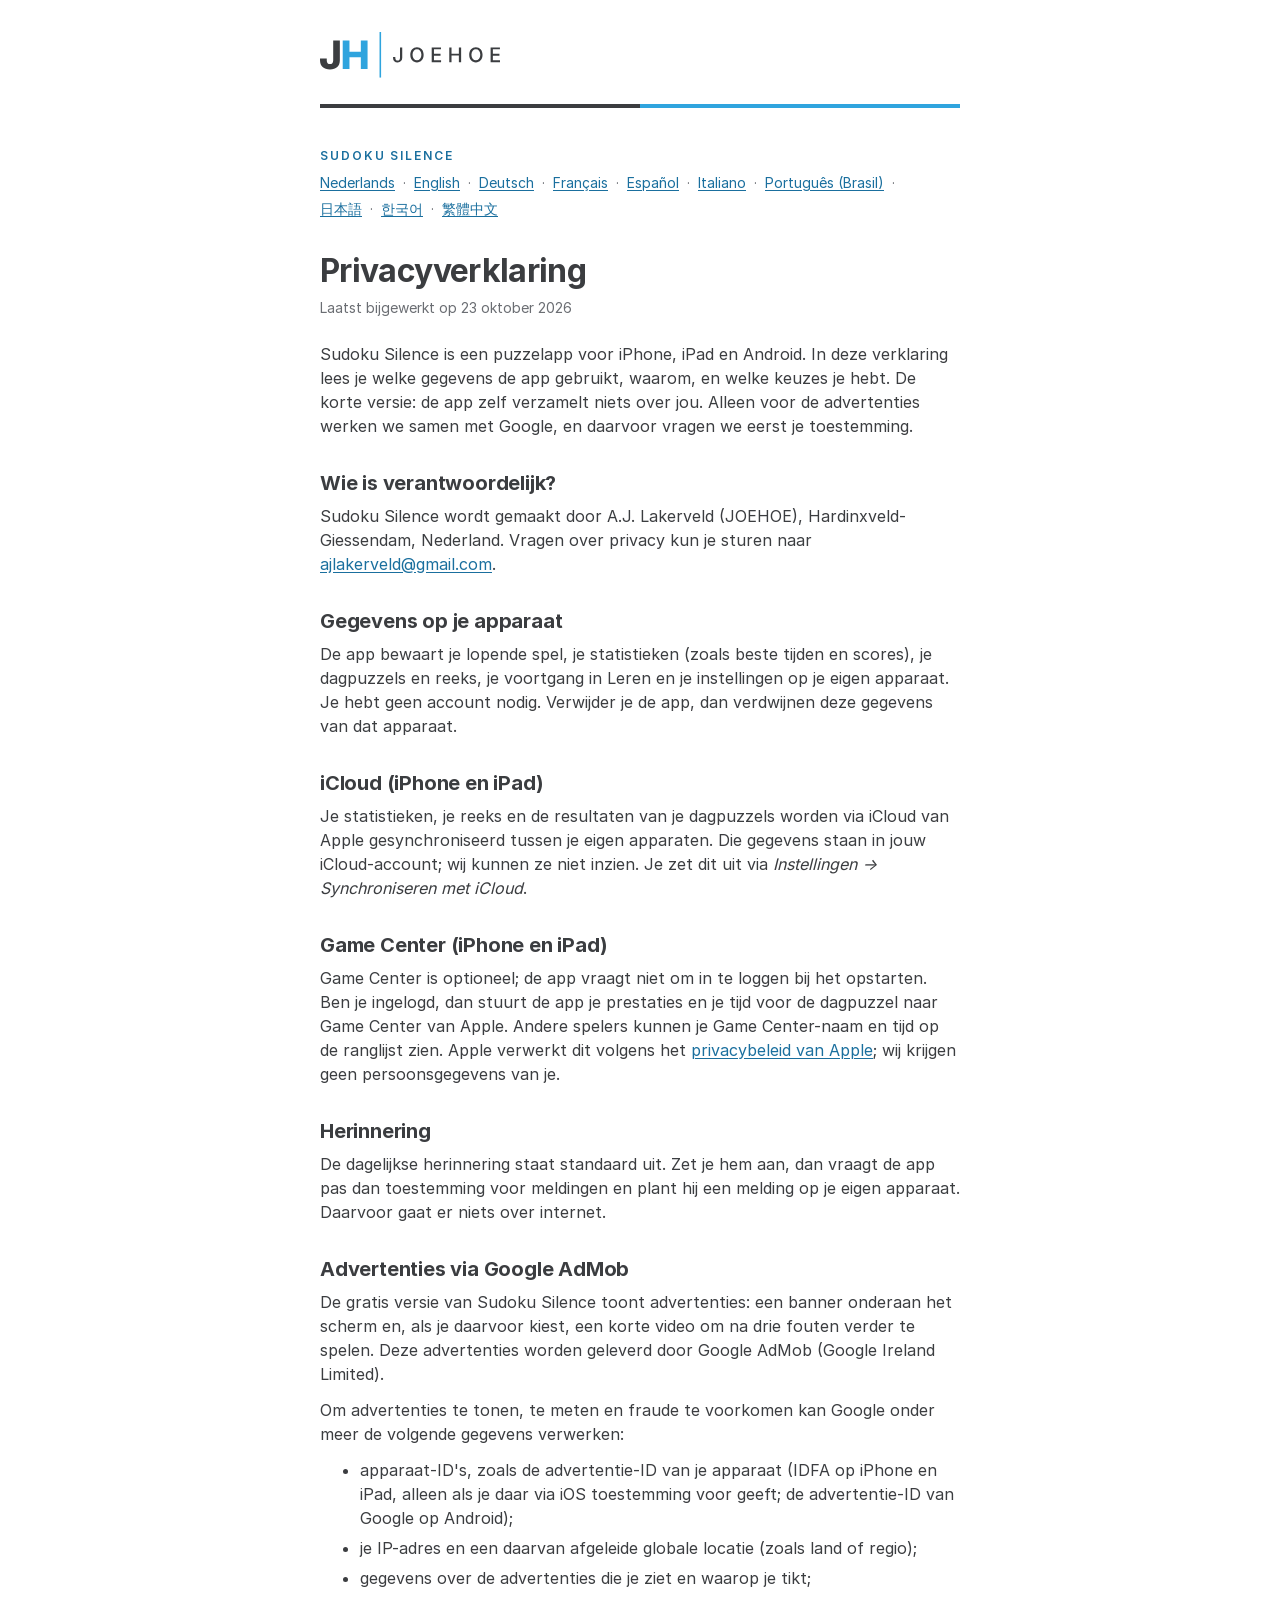
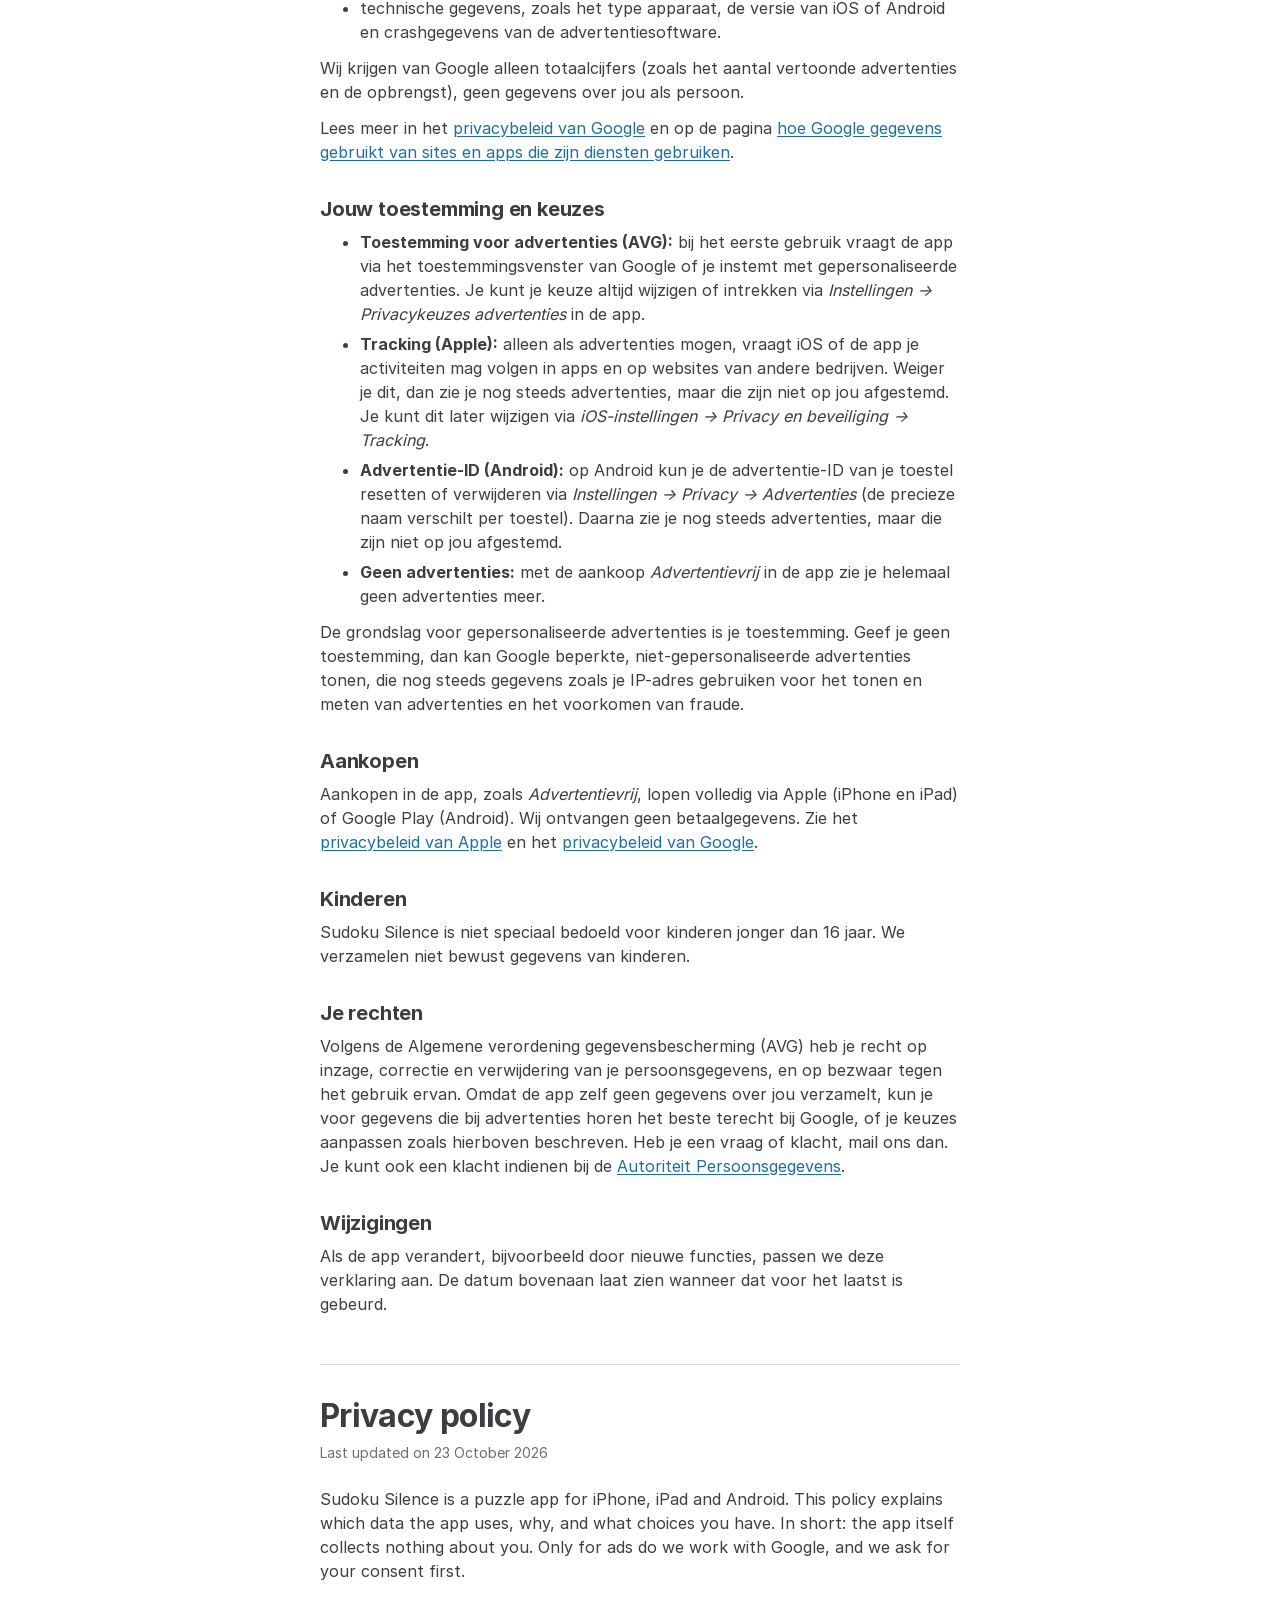
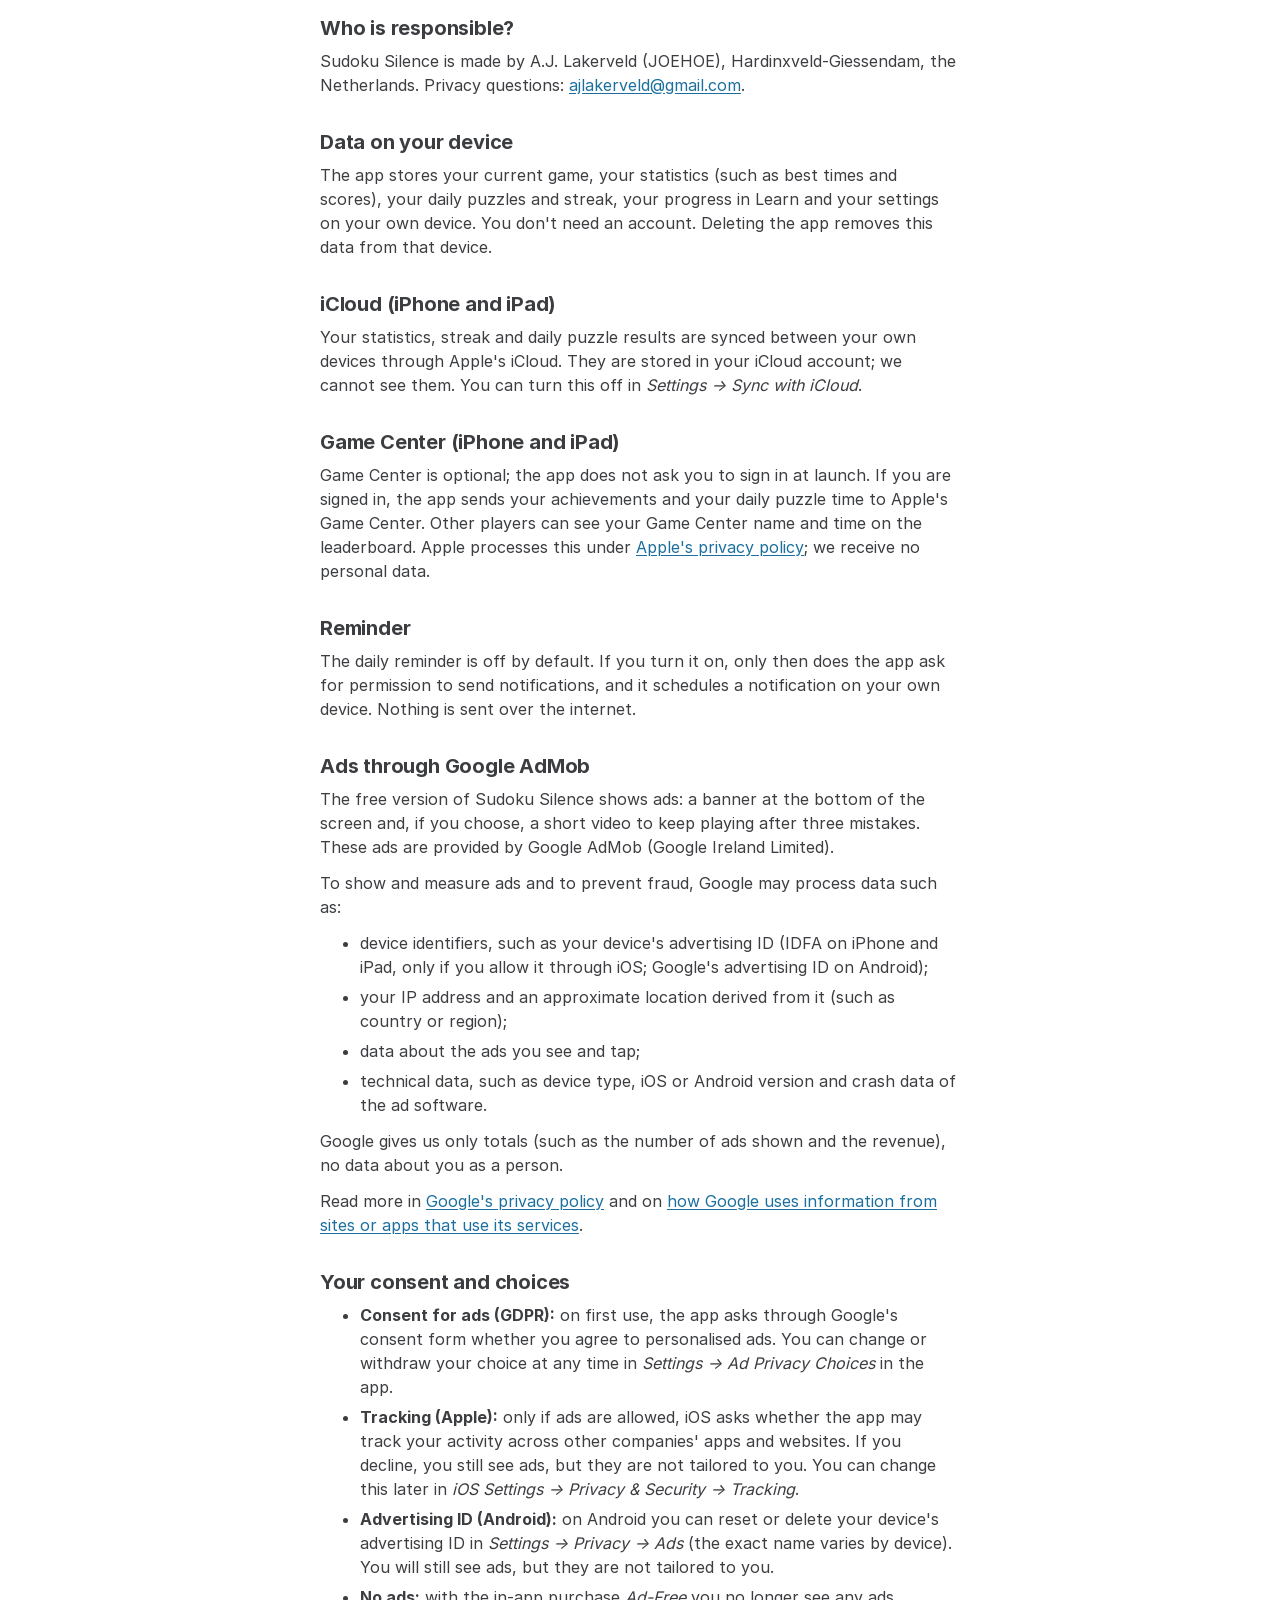
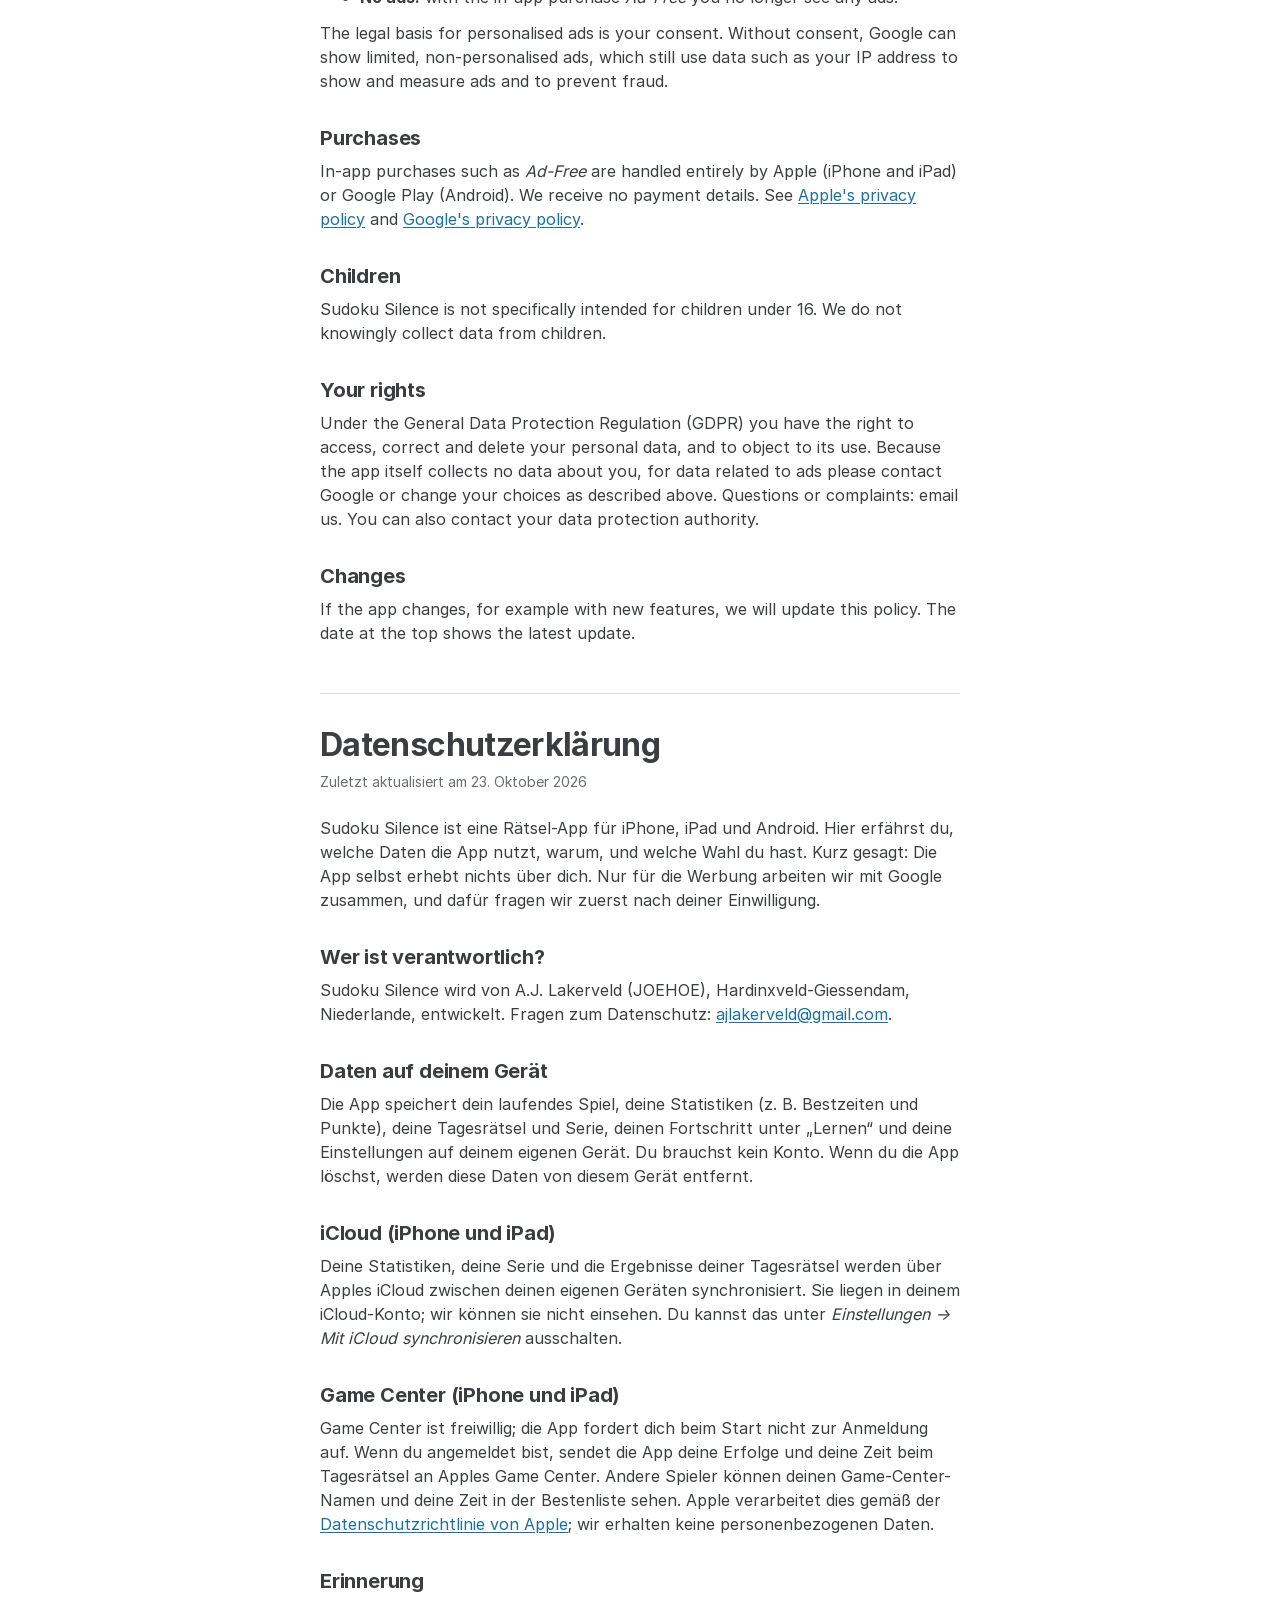
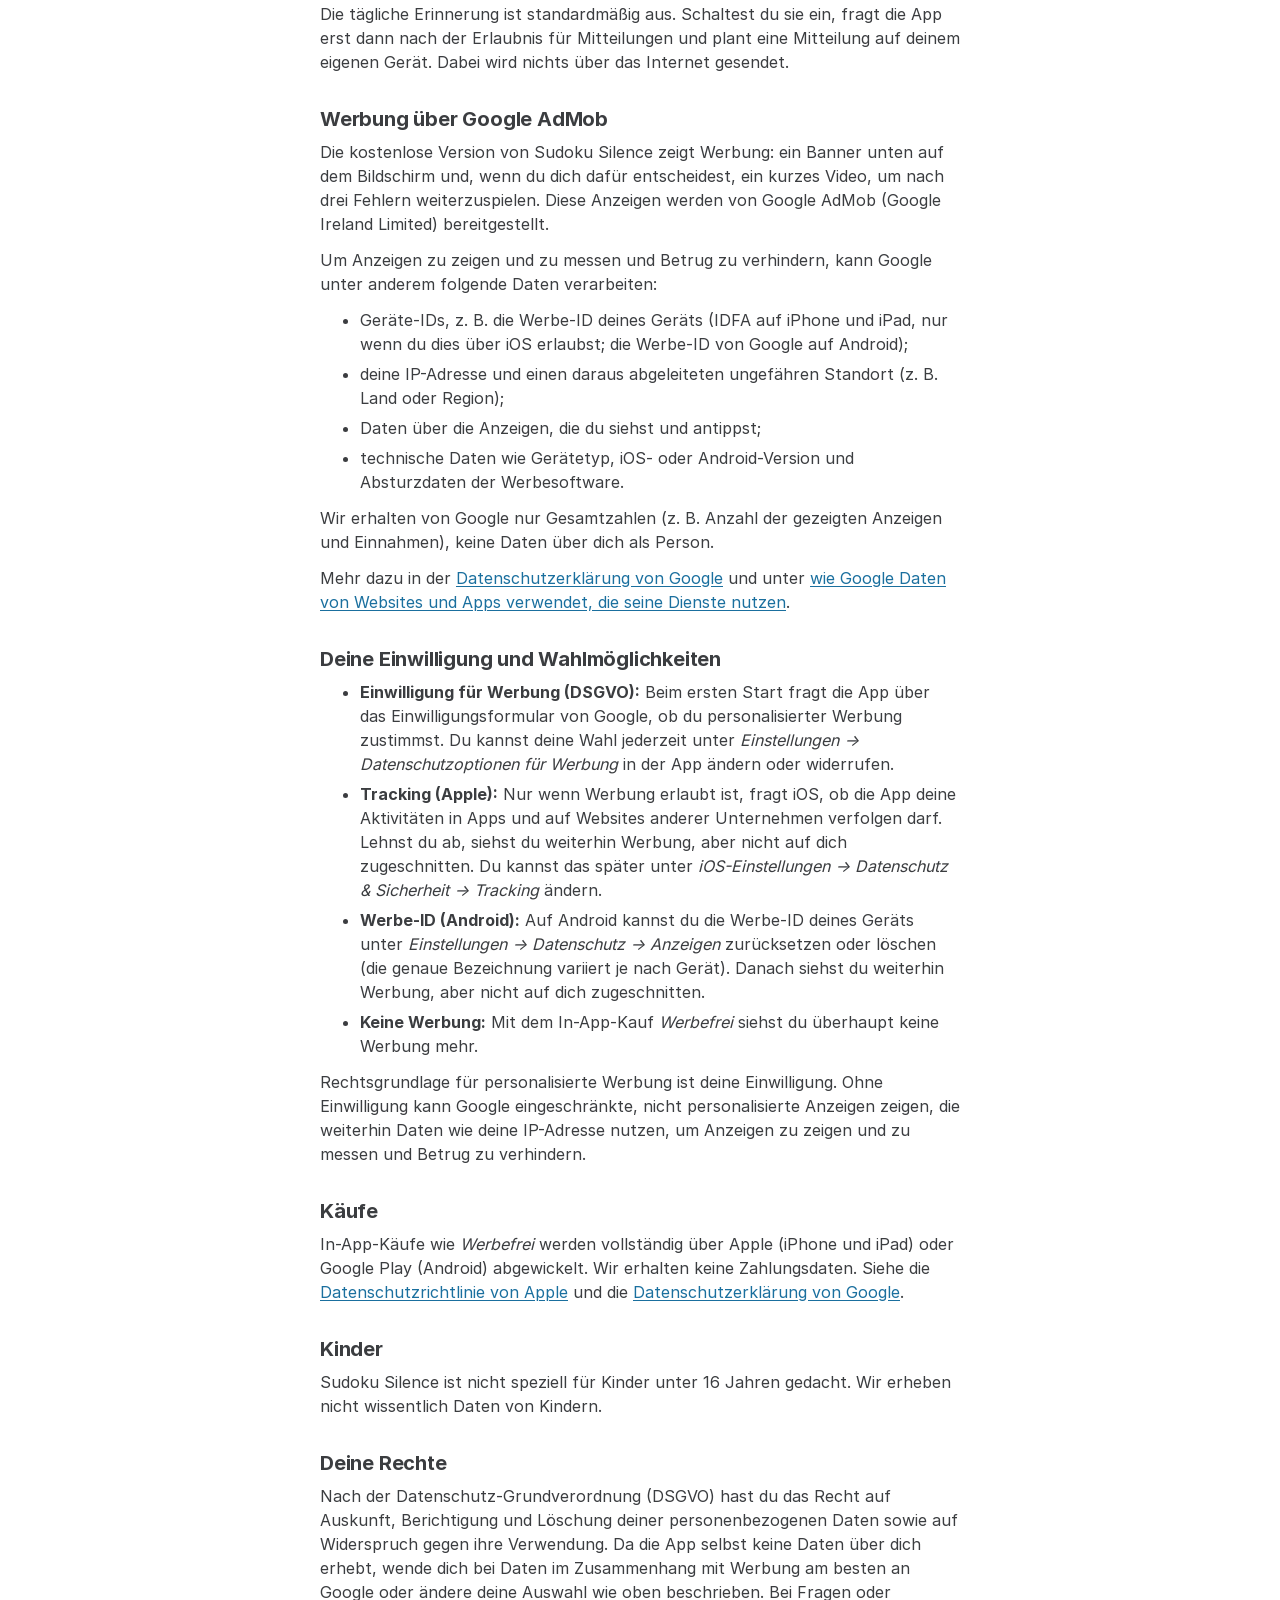
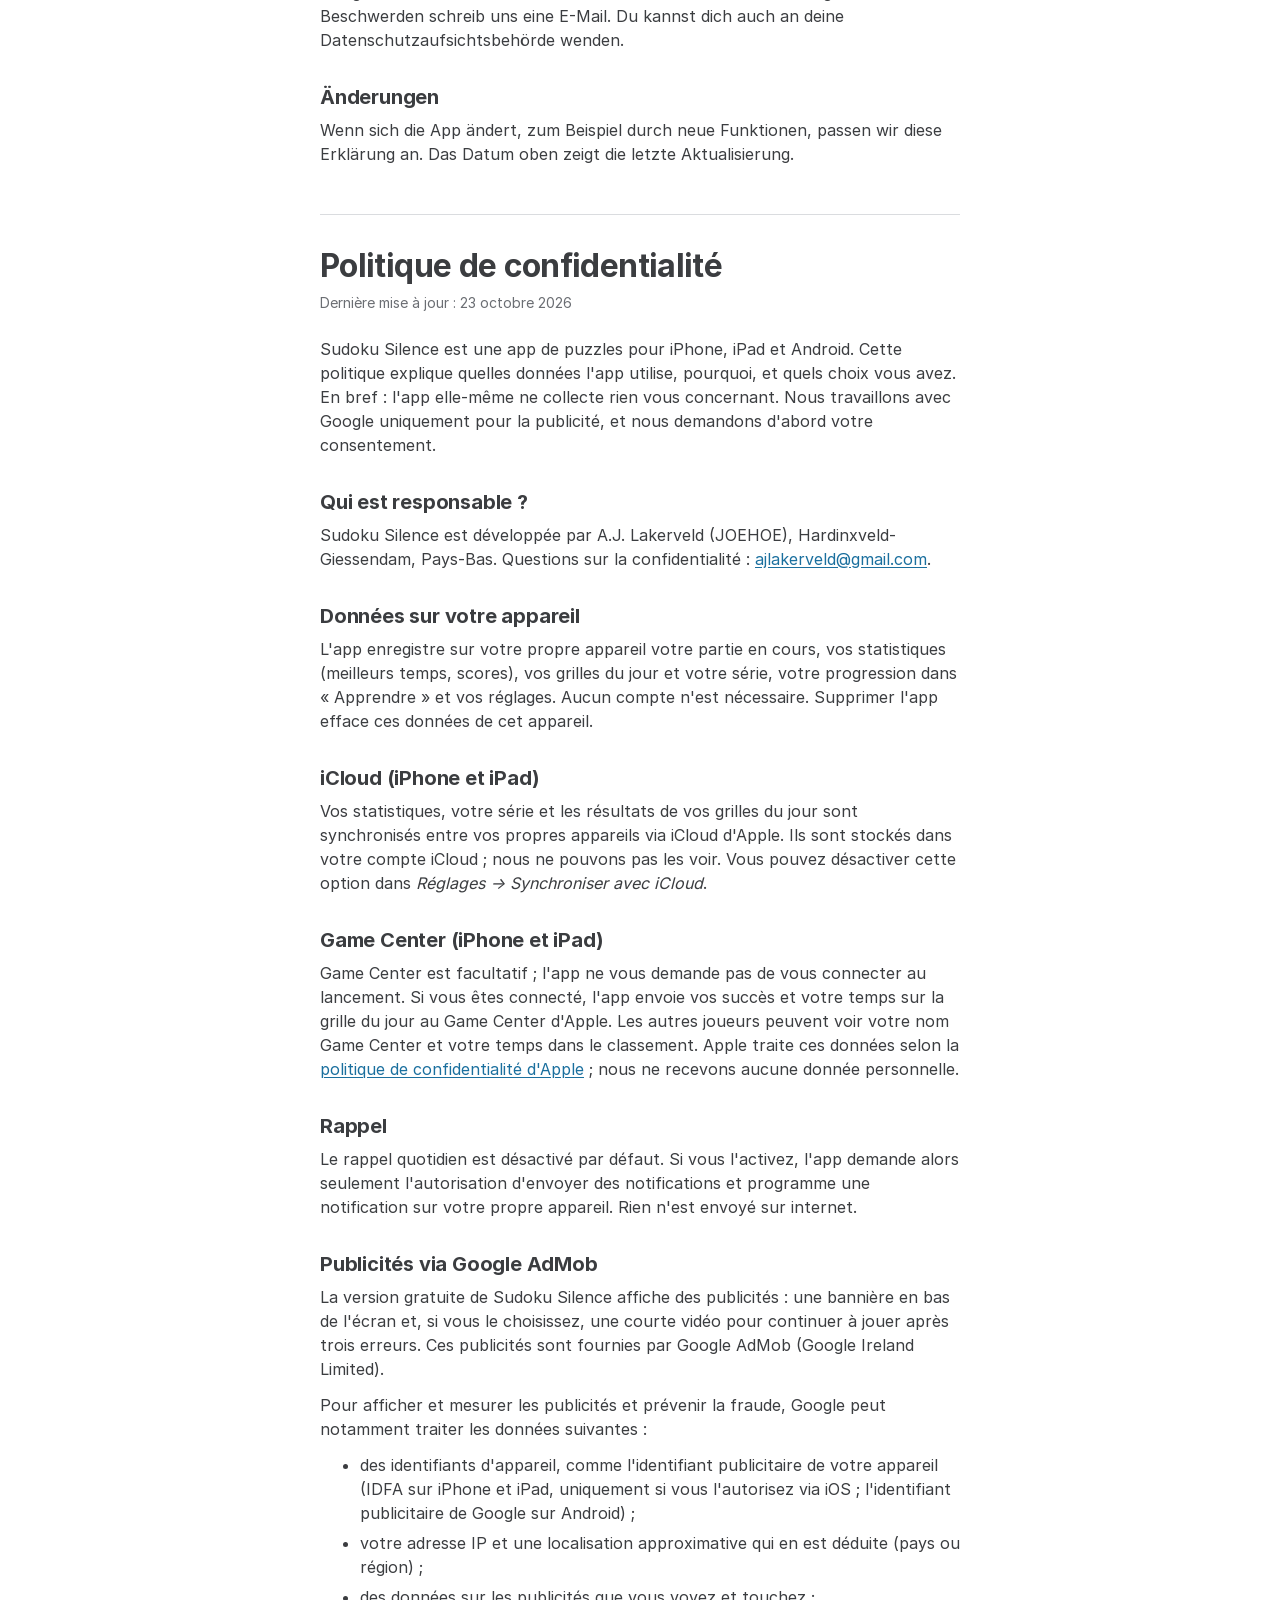
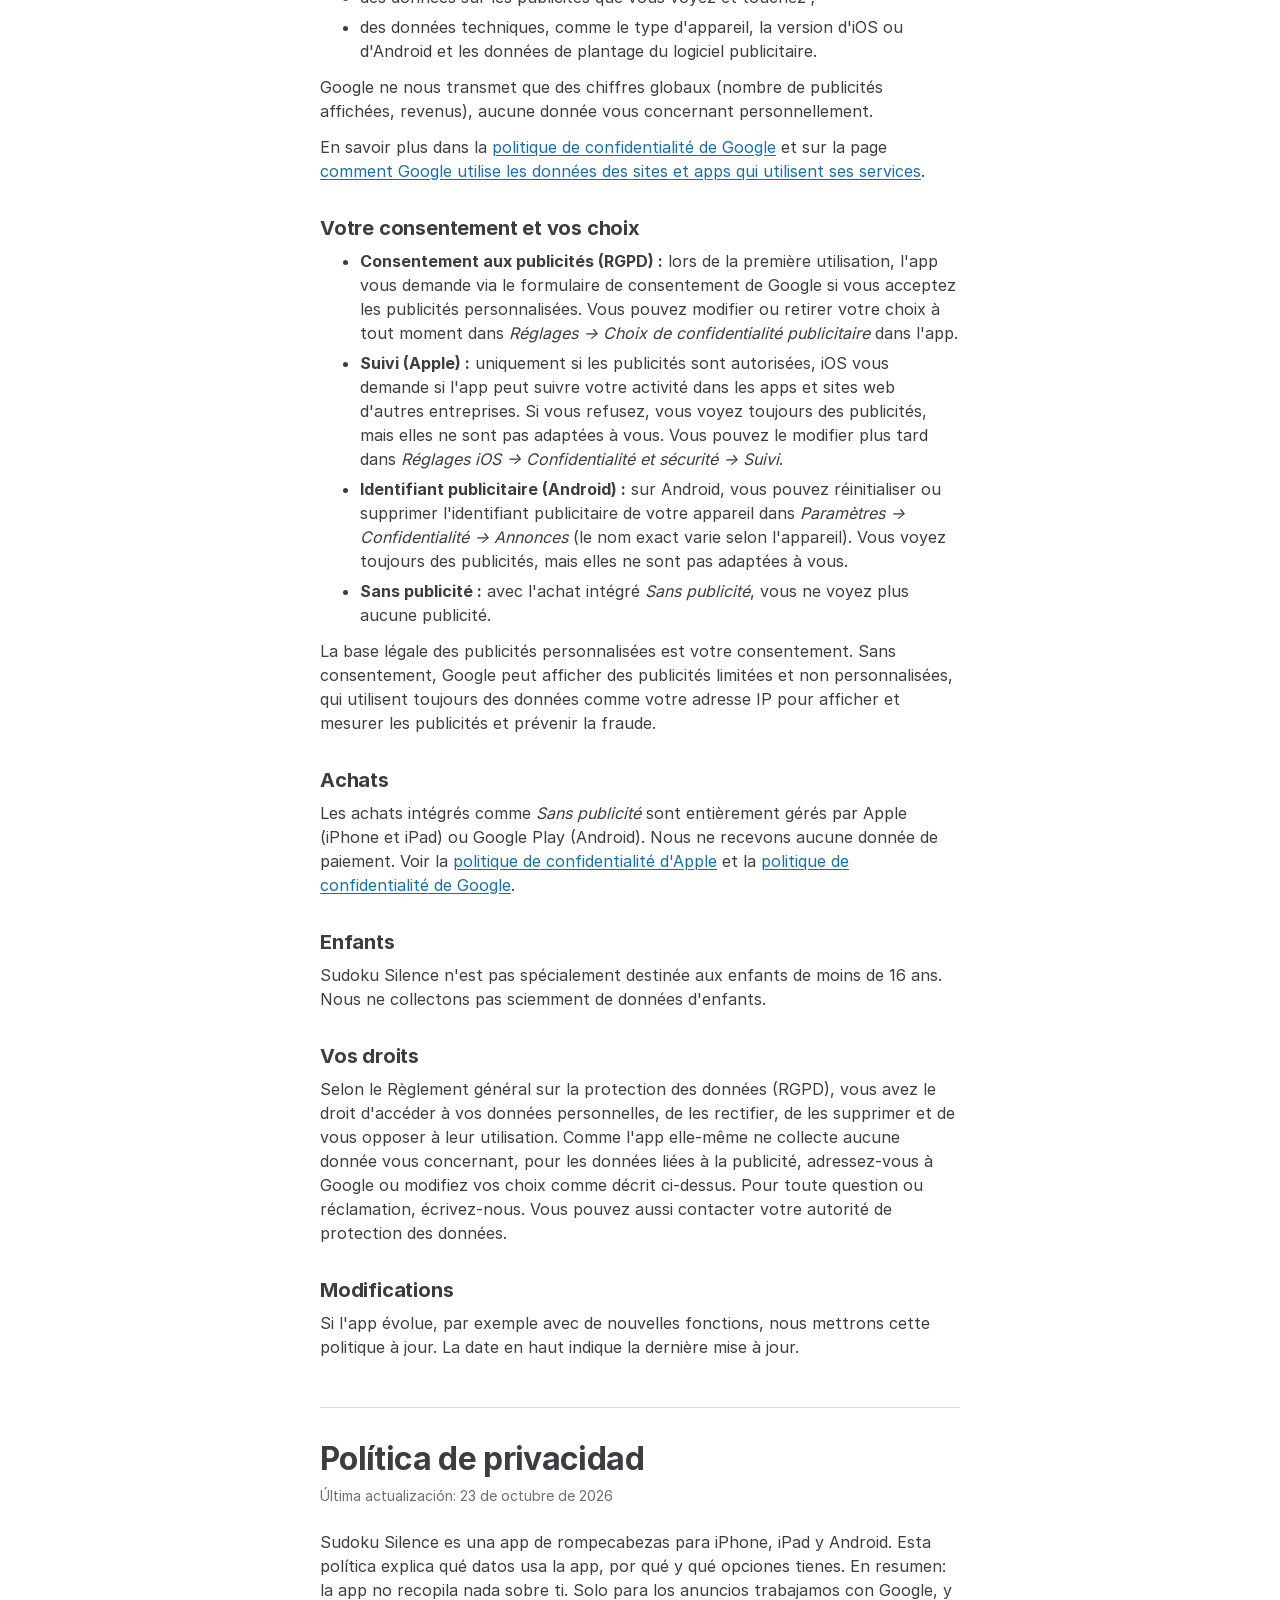
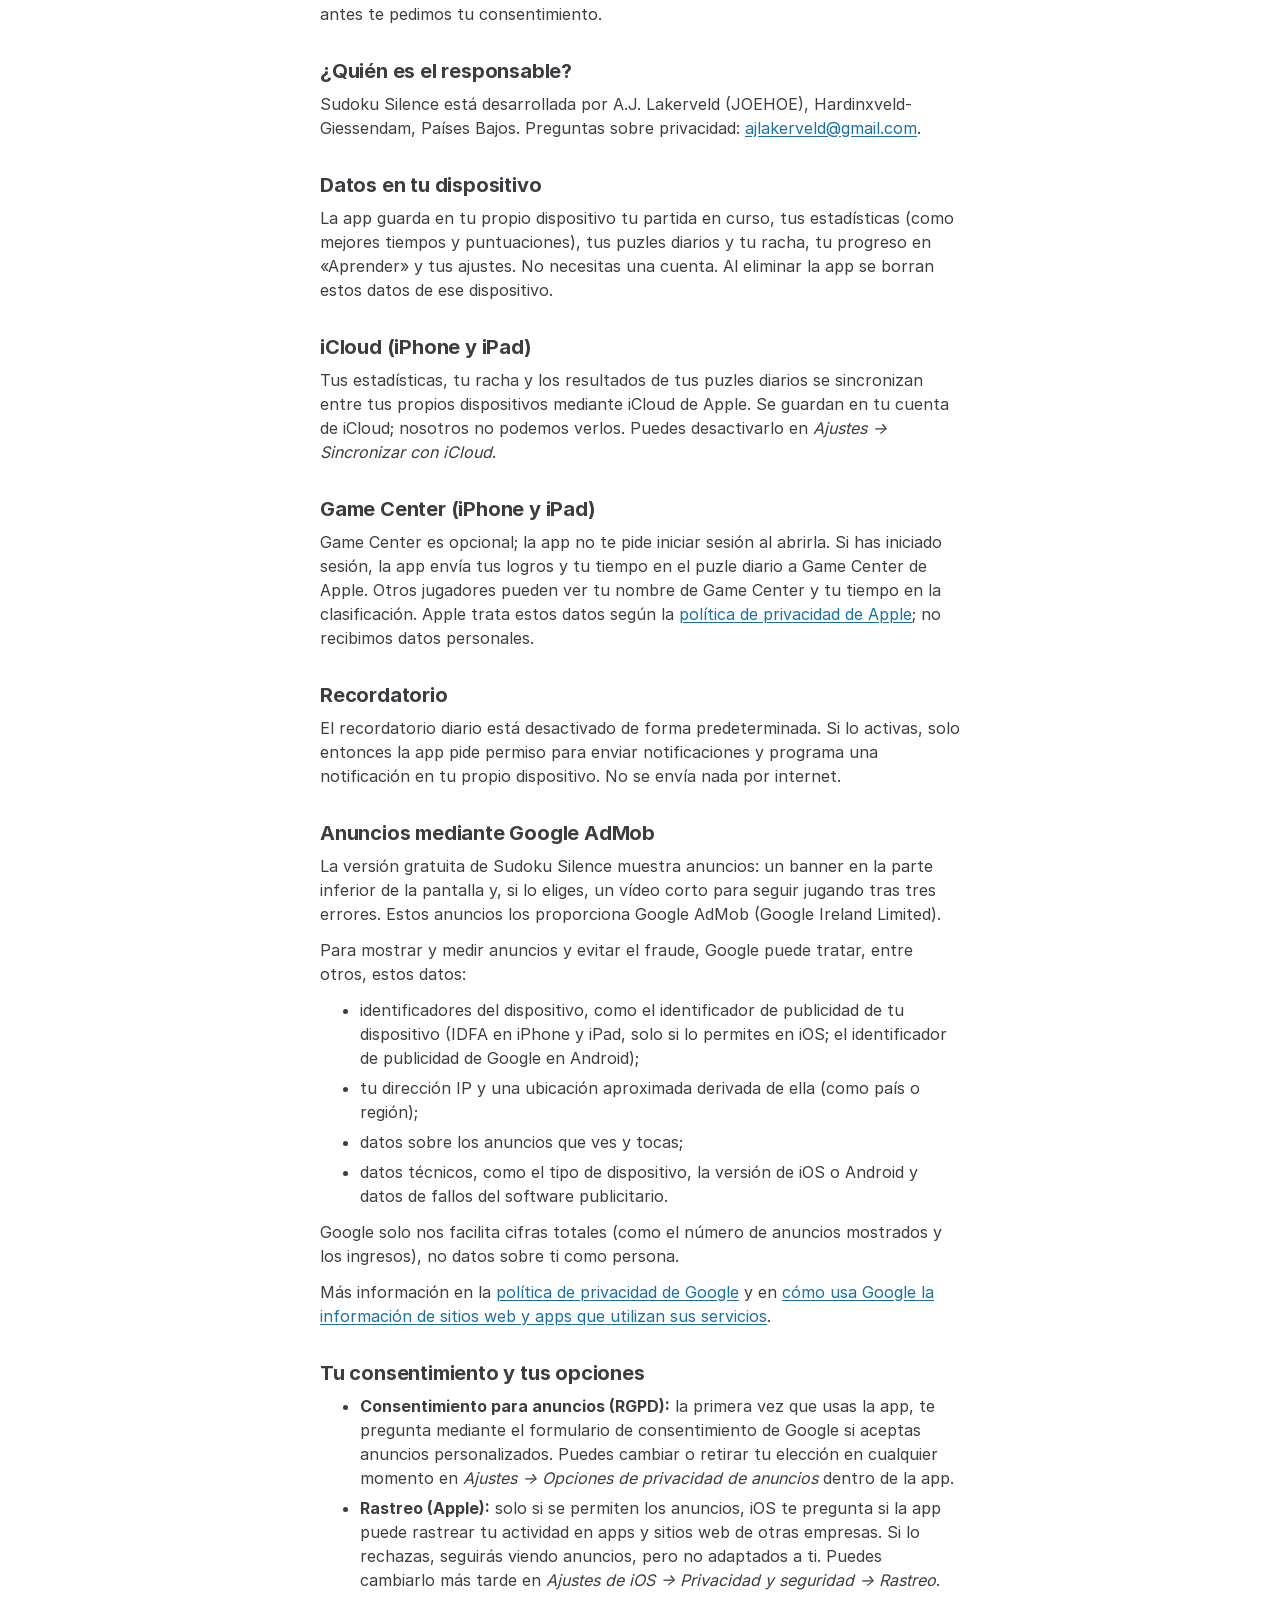
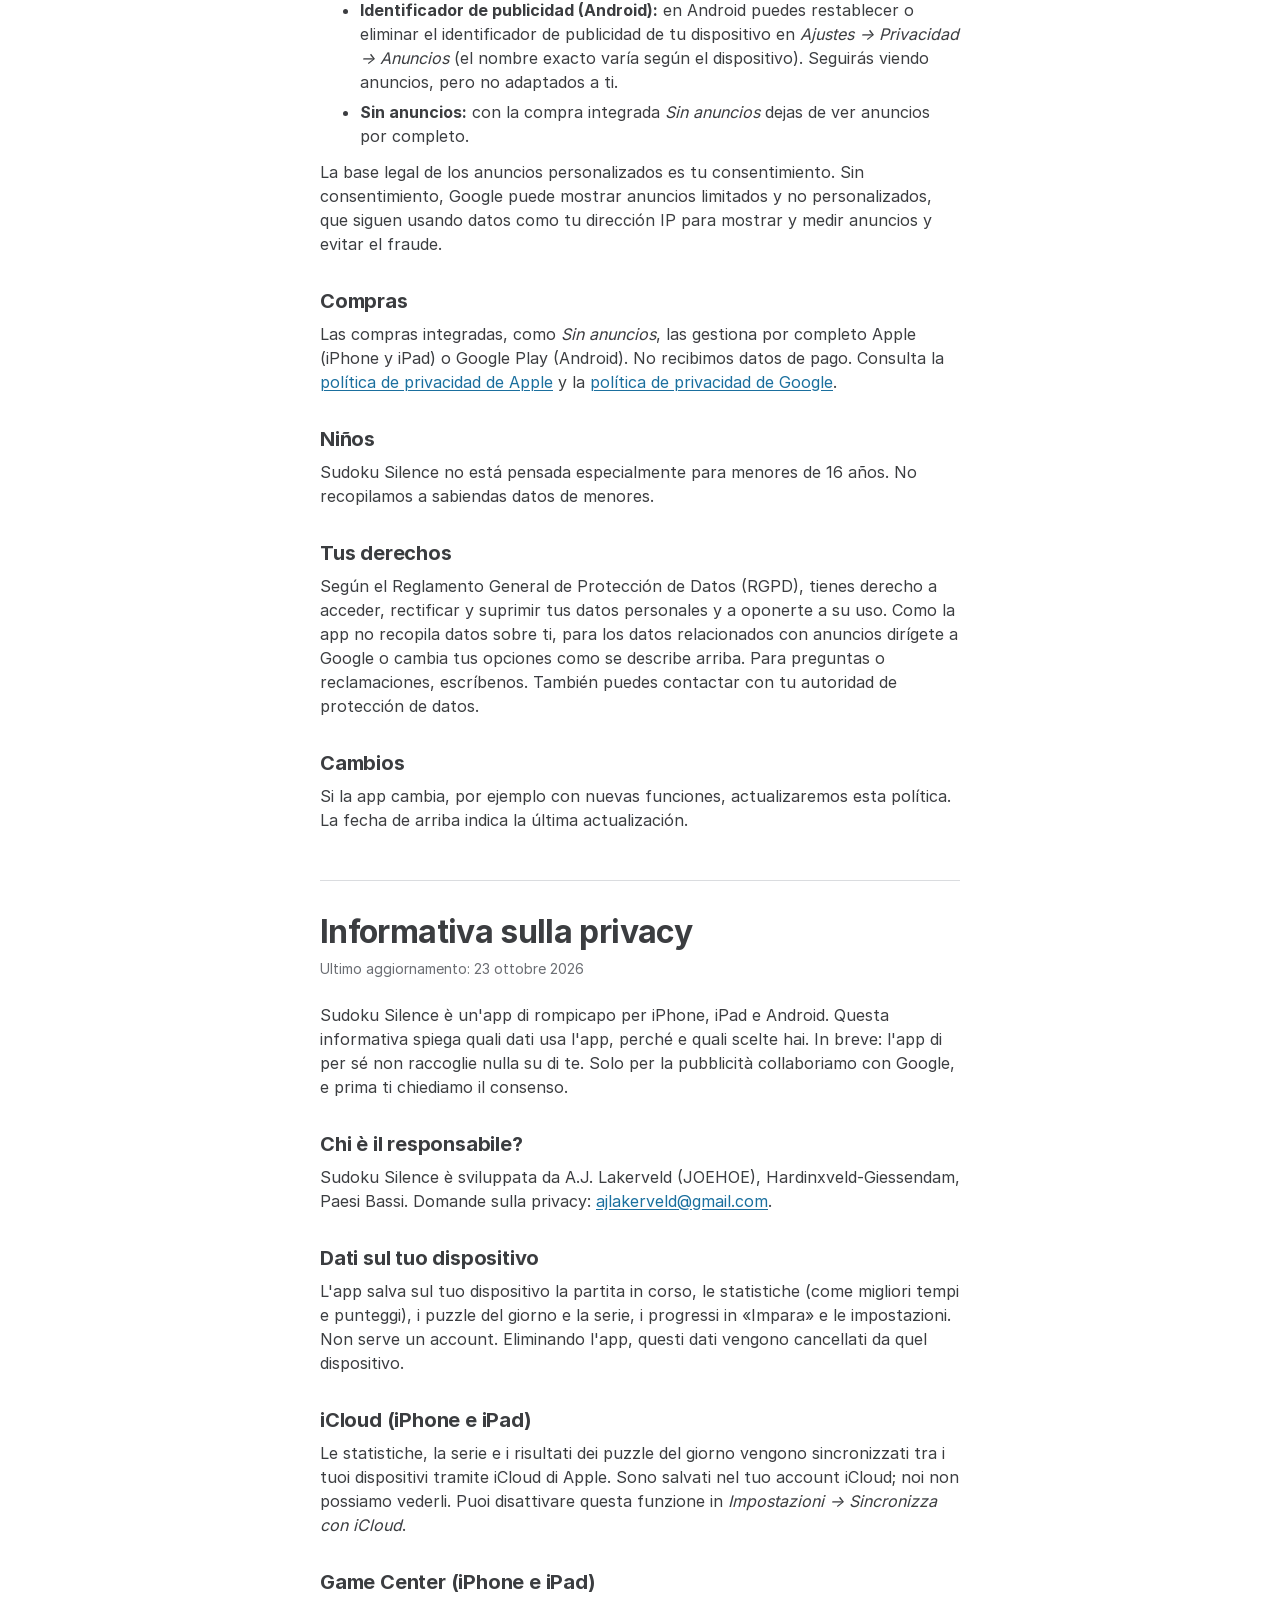
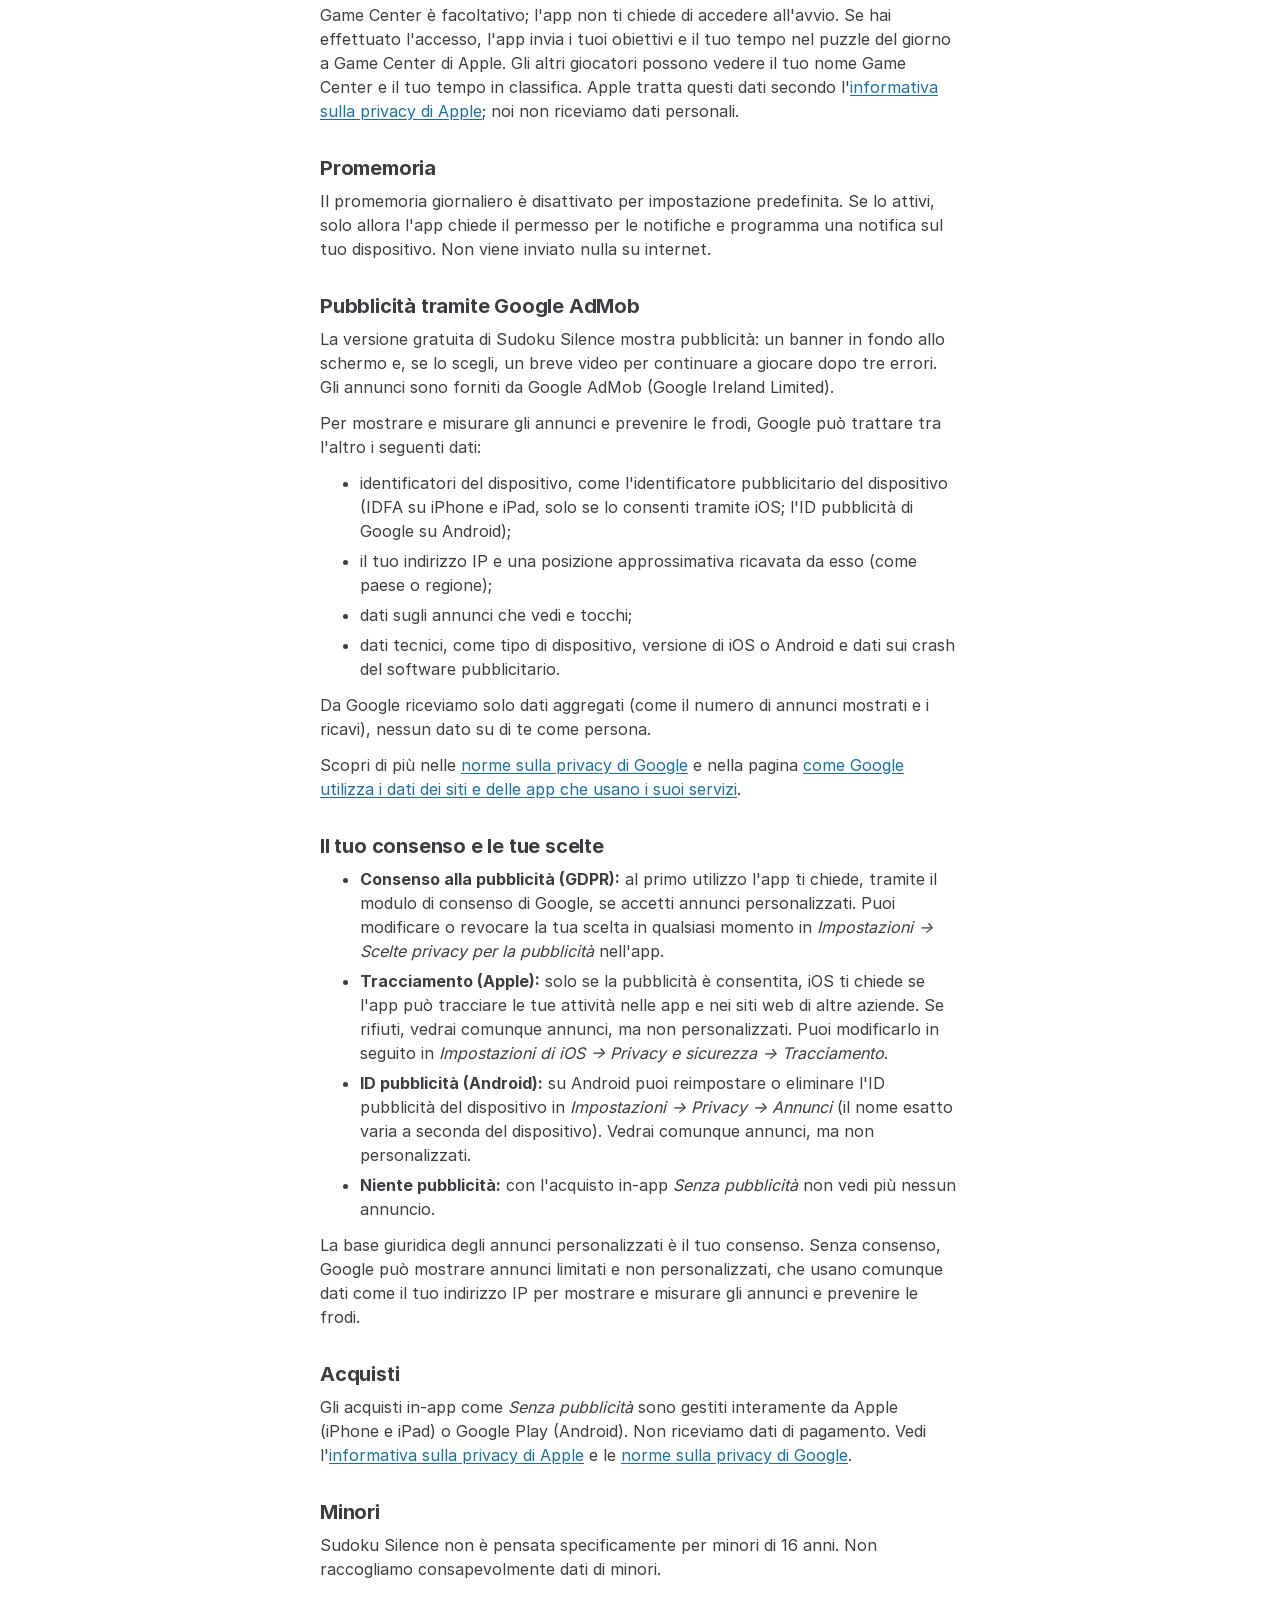
<file: privacy.html>
<!doctype html>
<html lang="nl">
<head>
<meta charset="utf-8">
<meta name="viewport" content="width=device-width, initial-scale=1">
<title>Privacy – Sudoku Silence</title>
<link rel="preload" href="fonts/Inter-Regular.woff2" as="font" type="font/woff2" crossorigin>
<link rel="stylesheet" href="style.css">
</head>
<body>
<header class="site-header">
  <a href="index.html" class="logo-link" aria-label="JOEHOE – home"><svg class="logo" viewBox="0 0 459.82 116.41" role="img" aria-label="JOEHOE"><path class="logo-inkt" d="M25.48828125 95.558515625C41.357421875 95.558515625 50.68359375 87.20890625 50.68359375 72.218671875V21.828046875H33.69140625V72.511640625C33.69140625 78.81046875 30.615234375 81.93546875 25.48828125 81.93546875C20.3125 81.93546875 17.236328125 78.81046875 17.236328125 72.609296875V67.921796875H0.0V72.316328125C0.0 87.20890625 9.423828125 95.558515625 25.48828125 95.558515625Z"/><path class="logo-blauw" d="M58.01171875 94.581953125H75.248046875V64.455H104.30078125V94.581953125H121.48828125V21.828046875H104.30078125V50.3925H75.248046875V21.828046875H58.01171875Z"/><rect class="logo-blauw" x="152.05" y="0" width="4" height="116.41"/><path class="logo-inkt" d="M198.364140625 77.628828125C205.422734375 77.628828125 210.06921875 73.49015625 210.06921875 66.101484375V39.288984375H204.305546875V66.152265625C204.305546875 70.44328125 201.94421875 72.7284375 198.364140625 72.7284375C194.7840625 72.7284375 192.422734375 70.44328125 192.422734375 66.152265625V64.019453125H186.60828125V66.126875C186.60828125 73.49015625 191.305546875 77.628828125 198.364140625 77.628828125ZM247.735703125 77.628828125C257.536484375 77.628828125 264.7728125 70.316328125 264.7728125 58.230390625C264.7728125 46.093671875 257.536484375 38.781171875 247.735703125 38.781171875C237.90953125 38.781171875 230.6478125 46.093671875 230.6478125 58.230390625C230.6478125 70.316328125 237.90953125 77.628828125 247.735703125 77.628828125ZM247.735703125 72.347578125C241.235703125 72.347578125 236.38609375 67.371015625 236.38609375 58.230390625C236.38609375 49.064375 241.235703125 44.062421875 247.735703125 44.062421875C254.184921875 44.062421875 259.03453125 49.038984375 259.03453125 58.230390625C259.03453125 67.371015625 254.184921875 72.347578125 247.735703125 72.347578125ZM285.35140624999997 77.121015625H309.32015624999997V72.144453125H291.14046874999997V60.49015625H307.89828124999997V55.538984375H291.14046874999997V44.265546875H309.16781249999997V39.288984375H285.35140624999997ZM330.22882812499995 77.121015625H336.01789062499995V60.261640625H354.75617187499995V77.121015625H360.57062499999995V39.288984375H354.75617187499995V55.285078125H336.01789062499995V39.288984375H330.22882812499995ZM398.23710937499993 77.628828125C408.03789062499993 77.628828125 415.27421874999993 70.316328125 415.27421874999993 58.230390625C415.27421874999993 46.093671875 408.03789062499993 38.781171875 398.23710937499993 38.781171875C388.41093749999993 38.781171875 381.14921874999993 46.093671875 381.14921874999993 58.230390625C381.14921874999993 70.316328125 388.41093749999993 77.628828125 398.23710937499993 77.628828125ZM398.23710937499993 72.347578125C391.73710937499993 72.347578125 386.88749999999993 67.371015625 386.88749999999993 58.230390625C386.88749999999993 49.064375 391.73710937499993 44.062421875 398.23710937499993 44.062421875C404.68632812499993 44.062421875 409.53593749999993 49.038984375 409.53593749999993 58.230390625C409.53593749999993 67.371015625 404.68632812499993 72.347578125 398.23710937499993 72.347578125ZM435.8528124999999 77.121015625H459.8215624999999V72.144453125H441.6418749999999V60.49015625H458.3996874999999V55.538984375H441.6418749999999V44.265546875H459.6692187499999V39.288984375H435.8528124999999Z"/></svg></a>
</header>
<div class="duo-lijn" aria-hidden="true"></div>
<main>
<p class="label">Sudoku Silence</p>
<nav class="taalkeuze" aria-label="Taal / Language">
<a href="#nl" lang="nl" hreflang="nl">Nederlands</a>
<a href="#en" lang="en" hreflang="en">English</a>
<a href="#de" lang="de" hreflang="de">Deutsch</a>
<a href="#fr" lang="fr" hreflang="fr">Français</a>
<a href="#es" lang="es" hreflang="es">Español</a>
<a href="#it" lang="it" hreflang="it">Italiano</a>
<a href="#pt-br" lang="pt-BR" hreflang="pt-BR">Português (Brasil)</a>
<a href="#ja" lang="ja" hreflang="ja">日本語</a>
<a href="#ko" lang="ko" hreflang="ko">한국어</a>
<a href="#zh-hant" lang="zh-Hant" hreflang="zh-Hant">繁體中文</a>
</nav>

<section id="nl" lang="nl">
<h1>Privacyverklaring</h1>
<p class="meta">Laatst bijgewerkt op 23 oktober 2026</p>
<p>Sudoku Silence is een puzzelapp voor iPhone, iPad en Android. In deze verklaring lees je welke gegevens de app gebruikt, waarom, en welke keuzes je hebt. De korte versie: de app zelf verzamelt niets over jou. Alleen voor de advertenties werken we samen met Google, en daarvoor vragen we eerst je toestemming.</p>
<h2>Wie is verantwoordelijk?</h2>
<p>Sudoku Silence wordt gemaakt door A.J. Lakerveld (JOEHOE), Hardinxveld-Giessendam, Nederland. Vragen over privacy kun je sturen naar <a href="mailto:ajlakerveld@gmail.com">ajlakerveld@gmail.com</a>.</p>
<h2>Gegevens op je apparaat</h2>
<p>De app bewaart je lopende spel, je statistieken (zoals beste tijden en scores), je dagpuzzels en reeks, je voortgang in Leren en je instellingen op je eigen apparaat. Je hebt geen account nodig. Verwijder je de app, dan verdwijnen deze gegevens van dat apparaat.</p>
<h2>iCloud (iPhone en iPad)</h2>
<p>Je statistieken, je reeks en de resultaten van je dagpuzzels worden via iCloud van Apple gesynchroniseerd tussen je eigen apparaten. Die gegevens staan in jouw iCloud-account; wij kunnen ze niet inzien. Je zet dit uit via <em>Instellingen → Synchroniseren met iCloud</em>.</p>
<h2>Game Center (iPhone en iPad)</h2>
<p>Game Center is optioneel; de app vraagt niet om in te loggen bij het opstarten. Ben je ingelogd, dan stuurt de app je prestaties en je tijd voor de dagpuzzel naar Game Center van Apple. Andere spelers kunnen je Game Center-naam en tijd op de ranglijst zien. Apple verwerkt dit volgens het <a href="https://www.apple.com/nl/legal/privacy/">privacybeleid van Apple</a>; wij krijgen geen persoonsgegevens van je.</p>
<h2>Herinnering</h2>
<p>De dagelijkse herinnering staat standaard uit. Zet je hem aan, dan vraagt de app pas dan toestemming voor meldingen en plant hij een melding op je eigen apparaat. Daarvoor gaat er niets over internet.</p>
<h2>Advertenties via Google AdMob</h2>
<p>De gratis versie van Sudoku Silence toont advertenties: een banner onderaan het scherm en, als je daarvoor kiest, een korte video om na drie fouten verder te spelen. Deze advertenties worden geleverd door Google AdMob (Google Ireland Limited).</p>
<p>Om advertenties te tonen, te meten en fraude te voorkomen kan Google onder meer de volgende gegevens verwerken:</p>
<ul>
  <li>apparaat-ID's, zoals de advertentie-ID van je apparaat (IDFA op iPhone en iPad, alleen als je daar via iOS toestemming voor geeft; de advertentie-ID van Google op Android);</li>
  <li>je IP-adres en een daarvan afgeleide globale locatie (zoals land of regio);</li>
  <li>gegevens over de advertenties die je ziet en waarop je tikt;</li>
  <li>technische gegevens, zoals het type apparaat, de versie van iOS of Android en crashgegevens van de advertentiesoftware.</li>
</ul>
<p>Wij krijgen van Google alleen totaalcijfers (zoals het aantal vertoonde advertenties en de opbrengst), geen gegevens over jou als persoon.</p>
<p>Lees meer in het <a href="https://policies.google.com/privacy">privacybeleid van Google</a> en op de pagina <a href="https://policies.google.com/technologies/partner-sites">hoe Google gegevens gebruikt van sites en apps die zijn diensten gebruiken</a>.</p>
<h2>Jouw toestemming en keuzes</h2>
<ul>
  <li><strong>Toestemming voor advertenties (AVG):</strong> bij het eerste gebruik vraagt de app via het toestemmingsvenster van Google of je instemt met gepersonaliseerde advertenties. Je kunt je keuze altijd wijzigen of intrekken via <em>Instellingen → Privacykeuzes advertenties</em> in de app.</li>
  <li><strong>Tracking (Apple):</strong> alleen als advertenties mogen, vraagt iOS of de app je activiteiten mag volgen in apps en op websites van andere bedrijven. Weiger je dit, dan zie je nog steeds advertenties, maar die zijn niet op jou afgestemd. Je kunt dit later wijzigen via <em>iOS-instellingen → Privacy en beveiliging → Tracking</em>.</li>
  <li><strong>Advertentie-ID (Android):</strong> op Android kun je de advertentie-ID van je toestel resetten of verwijderen via <em>Instellingen → Privacy → Advertenties</em> (de precieze naam verschilt per toestel). Daarna zie je nog steeds advertenties, maar die zijn niet op jou afgestemd.</li>
  <li><strong>Geen advertenties:</strong> met de aankoop <em>Advertentievrij</em> in de app zie je helemaal geen advertenties meer.</li>
</ul>
<p>De grondslag voor gepersonaliseerde advertenties is je toestemming. Geef je geen toestemming, dan kan Google beperkte, niet-gepersonaliseerde advertenties tonen, die nog steeds gegevens zoals je IP-adres gebruiken voor het tonen en meten van advertenties en het voorkomen van fraude.</p>
<h2>Aankopen</h2>
<p>Aankopen in de app, zoals <em>Advertentievrij</em>, lopen volledig via Apple (iPhone en iPad) of Google Play (Android). Wij ontvangen geen betaalgegevens. Zie het <a href="https://www.apple.com/nl/legal/privacy/">privacybeleid van Apple</a> en het <a href="https://policies.google.com/privacy">privacybeleid van Google</a>.</p>
<h2>Kinderen</h2>
<p>Sudoku Silence is niet speciaal bedoeld voor kinderen jonger dan 16 jaar. We verzamelen niet bewust gegevens van kinderen.</p>
<h2>Je rechten</h2>
<p>Volgens de Algemene verordening gegevensbescherming (AVG) heb je recht op inzage, correctie en verwijdering van je persoonsgegevens, en op bezwaar tegen het gebruik ervan. Omdat de app zelf geen gegevens over jou verzamelt, kun je voor gegevens die bij advertenties horen het beste terecht bij Google, of je keuzes aanpassen zoals hierboven beschreven. Heb je een vraag of klacht, mail ons dan. Je kunt ook een klacht indienen bij de <a href="https://www.autoriteitpersoonsgegevens.nl">Autoriteit Persoonsgegevens</a>.</p>
<h2>Wijzigingen</h2>
<p>Als de app verandert, bijvoorbeeld door nieuwe functies, passen we deze verklaring aan. De datum bovenaan laat zien wanneer dat voor het laatst is gebeurd.</p>
</section>

<hr>

<section id="en" lang="en">
<h1 id="english">Privacy policy</h1>
<p class="meta">Last updated on 23 October 2026</p>
<p>Sudoku Silence is a puzzle app for iPhone, iPad and Android. This policy explains which data the app uses, why, and what choices you have. In short: the app itself collects nothing about you. Only for ads do we work with Google, and we ask for your consent first.</p>
<h2>Who is responsible?</h2>
<p>Sudoku Silence is made by A.J. Lakerveld (JOEHOE), Hardinxveld-Giessendam, the Netherlands. Privacy questions: <a href="mailto:ajlakerveld@gmail.com">ajlakerveld@gmail.com</a>.</p>
<h2>Data on your device</h2>
<p>The app stores your current game, your statistics (such as best times and scores), your daily puzzles and streak, your progress in Learn and your settings on your own device. You don't need an account. Deleting the app removes this data from that device.</p>
<h2>iCloud (iPhone and iPad)</h2>
<p>Your statistics, streak and daily puzzle results are synced between your own devices through Apple's iCloud. They are stored in your iCloud account; we cannot see them. You can turn this off in <em>Settings → Sync with iCloud</em>.</p>
<h2>Game Center (iPhone and iPad)</h2>
<p>Game Center is optional; the app does not ask you to sign in at launch. If you are signed in, the app sends your achievements and your daily puzzle time to Apple's Game Center. Other players can see your Game Center name and time on the leaderboard. Apple processes this under <a href="https://www.apple.com/legal/privacy/">Apple's privacy policy</a>; we receive no personal data.</p>
<h2>Reminder</h2>
<p>The daily reminder is off by default. If you turn it on, only then does the app ask for permission to send notifications, and it schedules a notification on your own device. Nothing is sent over the internet.</p>
<h2>Ads through Google AdMob</h2>
<p>The free version of Sudoku Silence shows ads: a banner at the bottom of the screen and, if you choose, a short video to keep playing after three mistakes. These ads are provided by Google AdMob (Google Ireland Limited).</p>
<p>To show and measure ads and to prevent fraud, Google may process data such as:</p>
<ul>
  <li>device identifiers, such as your device's advertising ID (IDFA on iPhone and iPad, only if you allow it through iOS; Google's advertising ID on Android);</li>
  <li>your IP address and an approximate location derived from it (such as country or region);</li>
  <li>data about the ads you see and tap;</li>
  <li>technical data, such as device type, iOS or Android version and crash data of the ad software.</li>
</ul>
<p>Google gives us only totals (such as the number of ads shown and the revenue), no data about you as a person.</p>
<p>Read more in <a href="https://policies.google.com/privacy">Google's privacy policy</a> and on <a href="https://policies.google.com/technologies/partner-sites">how Google uses information from sites or apps that use its services</a>.</p>
<h2>Your consent and choices</h2>
<ul>
  <li><strong>Consent for ads (GDPR):</strong> on first use, the app asks through Google's consent form whether you agree to personalised ads. You can change or withdraw your choice at any time in <em>Settings → Ad Privacy Choices</em> in the app.</li>
  <li><strong>Tracking (Apple):</strong> only if ads are allowed, iOS asks whether the app may track your activity across other companies' apps and websites. If you decline, you still see ads, but they are not tailored to you. You can change this later in <em>iOS Settings → Privacy &amp; Security → Tracking</em>.</li>
  <li><strong>Advertising ID (Android):</strong> on Android you can reset or delete your device's advertising ID in <em>Settings → Privacy → Ads</em> (the exact name varies by device). You will still see ads, but they are not tailored to you.</li>
  <li><strong>No ads:</strong> with the in-app purchase <em>Ad-Free</em> you no longer see any ads.</li>
</ul>
<p>The legal basis for personalised ads is your consent. Without consent, Google can show limited, non-personalised ads, which still use data such as your IP address to show and measure ads and to prevent fraud.</p>
<h2>Purchases</h2>
<p>In-app purchases such as <em>Ad-Free</em> are handled entirely by Apple (iPhone and iPad) or Google Play (Android). We receive no payment details. See <a href="https://www.apple.com/legal/privacy/">Apple's privacy policy</a> and <a href="https://policies.google.com/privacy">Google's privacy policy</a>.</p>
<h2>Children</h2>
<p>Sudoku Silence is not specifically intended for children under 16. We do not knowingly collect data from children.</p>
<h2>Your rights</h2>
<p>Under the General Data Protection Regulation (GDPR) you have the right to access, correct and delete your personal data, and to object to its use. Because the app itself collects no data about you, for data related to ads please contact Google or change your choices as described above. Questions or complaints: email us. You can also contact your data protection authority.</p>
<h2>Changes</h2>
<p>If the app changes, for example with new features, we will update this policy. The date at the top shows the latest update.</p>
</section>

<hr>

<section id="de" lang="de">
<h1>Datenschutzerklärung</h1>
<p class="meta">Zuletzt aktualisiert am 23. Oktober 2026</p>
<p>Sudoku Silence ist eine Rätsel-App für iPhone, iPad und Android. Hier erfährst du, welche Daten die App nutzt, warum, und welche Wahl du hast. Kurz gesagt: Die App selbst erhebt nichts über dich. Nur für die Werbung arbeiten wir mit Google zusammen, und dafür fragen wir zuerst nach deiner Einwilligung.</p>
<h2>Wer ist verantwortlich?</h2>
<p>Sudoku Silence wird von A.J. Lakerveld (JOEHOE), Hardinxveld-Giessendam, Niederlande, entwickelt. Fragen zum Datenschutz: <a href="mailto:ajlakerveld@gmail.com">ajlakerveld@gmail.com</a>.</p>
<h2>Daten auf deinem Gerät</h2>
<p>Die App speichert dein laufendes Spiel, deine Statistiken (z. B. Bestzeiten und Punkte), deine Tagesrätsel und Serie, deinen Fortschritt unter „Lernen“ und deine Einstellungen auf deinem eigenen Gerät. Du brauchst kein Konto. Wenn du die App löschst, werden diese Daten von diesem Gerät entfernt.</p>
<h2>iCloud (iPhone und iPad)</h2>
<p>Deine Statistiken, deine Serie und die Ergebnisse deiner Tagesrätsel werden über Apples iCloud zwischen deinen eigenen Geräten synchronisiert. Sie liegen in deinem iCloud-Konto; wir können sie nicht einsehen. Du kannst das unter <em>Einstellungen → Mit iCloud synchronisieren</em> ausschalten.</p>
<h2>Game Center (iPhone und iPad)</h2>
<p>Game Center ist freiwillig; die App fordert dich beim Start nicht zur Anmeldung auf. Wenn du angemeldet bist, sendet die App deine Erfolge und deine Zeit beim Tagesrätsel an Apples Game Center. Andere Spieler können deinen Game-Center-Namen und deine Zeit in der Bestenliste sehen. Apple verarbeitet dies gemäß der <a href="https://www.apple.com/legal/privacy/">Datenschutzrichtlinie von Apple</a>; wir erhalten keine personenbezogenen Daten.</p>
<h2>Erinnerung</h2>
<p>Die tägliche Erinnerung ist standardmäßig aus. Schaltest du sie ein, fragt die App erst dann nach der Erlaubnis für Mitteilungen und plant eine Mitteilung auf deinem eigenen Gerät. Dabei wird nichts über das Internet gesendet.</p>
<h2>Werbung über Google AdMob</h2>
<p>Die kostenlose Version von Sudoku Silence zeigt Werbung: ein Banner unten auf dem Bildschirm und, wenn du dich dafür entscheidest, ein kurzes Video, um nach drei Fehlern weiterzuspielen. Diese Anzeigen werden von Google AdMob (Google Ireland Limited) bereitgestellt.</p>
<p>Um Anzeigen zu zeigen und zu messen und Betrug zu verhindern, kann Google unter anderem folgende Daten verarbeiten:</p>
<ul>
  <li>Geräte-IDs, z. B. die Werbe-ID deines Geräts (IDFA auf iPhone und iPad, nur wenn du dies über iOS erlaubst; die Werbe-ID von Google auf Android);</li>
  <li>deine IP-Adresse und einen daraus abgeleiteten ungefähren Standort (z. B. Land oder Region);</li>
  <li>Daten über die Anzeigen, die du siehst und antippst;</li>
  <li>technische Daten wie Gerätetyp, iOS- oder Android-Version und Absturzdaten der Werbesoftware.</li>
</ul>
<p>Wir erhalten von Google nur Gesamtzahlen (z. B. Anzahl der gezeigten Anzeigen und Einnahmen), keine Daten über dich als Person.</p>
<p>Mehr dazu in der <a href="https://policies.google.com/privacy">Datenschutzerklärung von Google</a> und unter <a href="https://policies.google.com/technologies/partner-sites">wie Google Daten von Websites und Apps verwendet, die seine Dienste nutzen</a>.</p>
<h2>Deine Einwilligung und Wahlmöglichkeiten</h2>
<ul>
  <li><strong>Einwilligung für Werbung (DSGVO):</strong> Beim ersten Start fragt die App über das Einwilligungsformular von Google, ob du personalisierter Werbung zustimmst. Du kannst deine Wahl jederzeit unter <em>Einstellungen → Datenschutzoptionen für Werbung</em> in der App ändern oder widerrufen.</li>
  <li><strong>Tracking (Apple):</strong> Nur wenn Werbung erlaubt ist, fragt iOS, ob die App deine Aktivitäten in Apps und auf Websites anderer Unternehmen verfolgen darf. Lehnst du ab, siehst du weiterhin Werbung, aber nicht auf dich zugeschnitten. Du kannst das später unter <em>iOS-Einstellungen → Datenschutz &amp; Sicherheit → Tracking</em> ändern.</li>
  <li><strong>Werbe-ID (Android):</strong> Auf Android kannst du die Werbe-ID deines Geräts unter <em>Einstellungen → Datenschutz → Anzeigen</em> zurücksetzen oder löschen (die genaue Bezeichnung variiert je nach Gerät). Danach siehst du weiterhin Werbung, aber nicht auf dich zugeschnitten.</li>
  <li><strong>Keine Werbung:</strong> Mit dem In-App-Kauf <em>Werbefrei</em> siehst du überhaupt keine Werbung mehr.</li>
</ul>
<p>Rechtsgrundlage für personalisierte Werbung ist deine Einwilligung. Ohne Einwilligung kann Google eingeschränkte, nicht personalisierte Anzeigen zeigen, die weiterhin Daten wie deine IP-Adresse nutzen, um Anzeigen zu zeigen und zu messen und Betrug zu verhindern.</p>
<h2>Käufe</h2>
<p>In-App-Käufe wie <em>Werbefrei</em> werden vollständig über Apple (iPhone und iPad) oder Google Play (Android) abgewickelt. Wir erhalten keine Zahlungsdaten. Siehe die <a href="https://www.apple.com/legal/privacy/">Datenschutzrichtlinie von Apple</a> und die <a href="https://policies.google.com/privacy">Datenschutzerklärung von Google</a>.</p>
<h2>Kinder</h2>
<p>Sudoku Silence ist nicht speziell für Kinder unter 16 Jahren gedacht. Wir erheben nicht wissentlich Daten von Kindern.</p>
<h2>Deine Rechte</h2>
<p>Nach der Datenschutz-Grundverordnung (DSGVO) hast du das Recht auf Auskunft, Berichtigung und Löschung deiner personenbezogenen Daten sowie auf Widerspruch gegen ihre Verwendung. Da die App selbst keine Daten über dich erhebt, wende dich bei Daten im Zusammenhang mit Werbung am besten an Google oder ändere deine Auswahl wie oben beschrieben. Bei Fragen oder Beschwerden schreib uns eine E-Mail. Du kannst dich auch an deine Datenschutzaufsichtsbehörde wenden.</p>
<h2>Änderungen</h2>
<p>Wenn sich die App ändert, zum Beispiel durch neue Funktionen, passen wir diese Erklärung an. Das Datum oben zeigt die letzte Aktualisierung.</p>
</section>

<hr>

<section id="fr" lang="fr">
<h1>Politique de confidentialité</h1>
<p class="meta">Dernière mise à jour : 23 octobre 2026</p>
<p>Sudoku Silence est une app de puzzles pour iPhone, iPad et Android. Cette politique explique quelles données l'app utilise, pourquoi, et quels choix vous avez. En bref : l'app elle-même ne collecte rien vous concernant. Nous travaillons avec Google uniquement pour la publicité, et nous demandons d'abord votre consentement.</p>
<h2>Qui est responsable ?</h2>
<p>Sudoku Silence est développée par A.J. Lakerveld (JOEHOE), Hardinxveld-Giessendam, Pays-Bas. Questions sur la confidentialité : <a href="mailto:ajlakerveld@gmail.com">ajlakerveld@gmail.com</a>.</p>
<h2>Données sur votre appareil</h2>
<p>L'app enregistre sur votre propre appareil votre partie en cours, vos statistiques (meilleurs temps, scores), vos grilles du jour et votre série, votre progression dans « Apprendre » et vos réglages. Aucun compte n'est nécessaire. Supprimer l'app efface ces données de cet appareil.</p>
<h2>iCloud (iPhone et iPad)</h2>
<p>Vos statistiques, votre série et les résultats de vos grilles du jour sont synchronisés entre vos propres appareils via iCloud d'Apple. Ils sont stockés dans votre compte iCloud ; nous ne pouvons pas les voir. Vous pouvez désactiver cette option dans <em>Réglages → Synchroniser avec iCloud</em>.</p>
<h2>Game Center (iPhone et iPad)</h2>
<p>Game Center est facultatif ; l'app ne vous demande pas de vous connecter au lancement. Si vous êtes connecté, l'app envoie vos succès et votre temps sur la grille du jour au Game Center d'Apple. Les autres joueurs peuvent voir votre nom Game Center et votre temps dans le classement. Apple traite ces données selon la <a href="https://www.apple.com/legal/privacy/">politique de confidentialité d'Apple</a> ; nous ne recevons aucune donnée personnelle.</p>
<h2>Rappel</h2>
<p>Le rappel quotidien est désactivé par défaut. Si vous l'activez, l'app demande alors seulement l'autorisation d'envoyer des notifications et programme une notification sur votre propre appareil. Rien n'est envoyé sur internet.</p>
<h2>Publicités via Google AdMob</h2>
<p>La version gratuite de Sudoku Silence affiche des publicités : une bannière en bas de l'écran et, si vous le choisissez, une courte vidéo pour continuer à jouer après trois erreurs. Ces publicités sont fournies par Google AdMob (Google Ireland Limited).</p>
<p>Pour afficher et mesurer les publicités et prévenir la fraude, Google peut notamment traiter les données suivantes :</p>
<ul>
  <li>des identifiants d'appareil, comme l'identifiant publicitaire de votre appareil (IDFA sur iPhone et iPad, uniquement si vous l'autorisez via iOS ; l'identifiant publicitaire de Google sur Android) ;</li>
  <li>votre adresse IP et une localisation approximative qui en est déduite (pays ou région) ;</li>
  <li>des données sur les publicités que vous voyez et touchez ;</li>
  <li>des données techniques, comme le type d'appareil, la version d'iOS ou d'Android et les données de plantage du logiciel publicitaire.</li>
</ul>
<p>Google ne nous transmet que des chiffres globaux (nombre de publicités affichées, revenus), aucune donnée vous concernant personnellement.</p>
<p>En savoir plus dans la <a href="https://policies.google.com/privacy">politique de confidentialité de Google</a> et sur la page <a href="https://policies.google.com/technologies/partner-sites">comment Google utilise les données des sites et apps qui utilisent ses services</a>.</p>
<h2>Votre consentement et vos choix</h2>
<ul>
  <li><strong>Consentement aux publicités (RGPD) :</strong> lors de la première utilisation, l'app vous demande via le formulaire de consentement de Google si vous acceptez les publicités personnalisées. Vous pouvez modifier ou retirer votre choix à tout moment dans <em>Réglages → Choix de confidentialité publicitaire</em> dans l'app.</li>
  <li><strong>Suivi (Apple) :</strong> uniquement si les publicités sont autorisées, iOS vous demande si l'app peut suivre votre activité dans les apps et sites web d'autres entreprises. Si vous refusez, vous voyez toujours des publicités, mais elles ne sont pas adaptées à vous. Vous pouvez le modifier plus tard dans <em>Réglages iOS → Confidentialité et sécurité → Suivi</em>.</li>
  <li><strong>Identifiant publicitaire (Android) :</strong> sur Android, vous pouvez réinitialiser ou supprimer l'identifiant publicitaire de votre appareil dans <em>Paramètres → Confidentialité → Annonces</em> (le nom exact varie selon l'appareil). Vous voyez toujours des publicités, mais elles ne sont pas adaptées à vous.</li>
  <li><strong>Sans publicité :</strong> avec l'achat intégré <em>Sans publicité</em>, vous ne voyez plus aucune publicité.</li>
</ul>
<p>La base légale des publicités personnalisées est votre consentement. Sans consentement, Google peut afficher des publicités limitées et non personnalisées, qui utilisent toujours des données comme votre adresse IP pour afficher et mesurer les publicités et prévenir la fraude.</p>
<h2>Achats</h2>
<p>Les achats intégrés comme <em>Sans publicité</em> sont entièrement gérés par Apple (iPhone et iPad) ou Google Play (Android). Nous ne recevons aucune donnée de paiement. Voir la <a href="https://www.apple.com/legal/privacy/">politique de confidentialité d'Apple</a> et la <a href="https://policies.google.com/privacy">politique de confidentialité de Google</a>.</p>
<h2>Enfants</h2>
<p>Sudoku Silence n'est pas spécialement destinée aux enfants de moins de 16 ans. Nous ne collectons pas sciemment de données d'enfants.</p>
<h2>Vos droits</h2>
<p>Selon le Règlement général sur la protection des données (RGPD), vous avez le droit d'accéder à vos données personnelles, de les rectifier, de les supprimer et de vous opposer à leur utilisation. Comme l'app elle-même ne collecte aucune donnée vous concernant, pour les données liées à la publicité, adressez-vous à Google ou modifiez vos choix comme décrit ci-dessus. Pour toute question ou réclamation, écrivez-nous. Vous pouvez aussi contacter votre autorité de protection des données.</p>
<h2>Modifications</h2>
<p>Si l'app évolue, par exemple avec de nouvelles fonctions, nous mettrons cette politique à jour. La date en haut indique la dernière mise à jour.</p>
</section>

<hr>

<section id="es" lang="es">
<h1>Política de privacidad</h1>
<p class="meta">Última actualización: 23 de octubre de 2026</p>
<p>Sudoku Silence es una app de rompecabezas para iPhone, iPad y Android. Esta política explica qué datos usa la app, por qué y qué opciones tienes. En resumen: la app no recopila nada sobre ti. Solo para los anuncios trabajamos con Google, y antes te pedimos tu consentimiento.</p>
<h2>¿Quién es el responsable?</h2>
<p>Sudoku Silence está desarrollada por A.J. Lakerveld (JOEHOE), Hardinxveld-Giessendam, Países Bajos. Preguntas sobre privacidad: <a href="mailto:ajlakerveld@gmail.com">ajlakerveld@gmail.com</a>.</p>
<h2>Datos en tu dispositivo</h2>
<p>La app guarda en tu propio dispositivo tu partida en curso, tus estadísticas (como mejores tiempos y puntuaciones), tus puzles diarios y tu racha, tu progreso en «Aprender» y tus ajustes. No necesitas una cuenta. Al eliminar la app se borran estos datos de ese dispositivo.</p>
<h2>iCloud (iPhone y iPad)</h2>
<p>Tus estadísticas, tu racha y los resultados de tus puzles diarios se sincronizan entre tus propios dispositivos mediante iCloud de Apple. Se guardan en tu cuenta de iCloud; nosotros no podemos verlos. Puedes desactivarlo en <em>Ajustes → Sincronizar con iCloud</em>.</p>
<h2>Game Center (iPhone y iPad)</h2>
<p>Game Center es opcional; la app no te pide iniciar sesión al abrirla. Si has iniciado sesión, la app envía tus logros y tu tiempo en el puzle diario a Game Center de Apple. Otros jugadores pueden ver tu nombre de Game Center y tu tiempo en la clasificación. Apple trata estos datos según la <a href="https://www.apple.com/legal/privacy/">política de privacidad de Apple</a>; no recibimos datos personales.</p>
<h2>Recordatorio</h2>
<p>El recordatorio diario está desactivado de forma predeterminada. Si lo activas, solo entonces la app pide permiso para enviar notificaciones y programa una notificación en tu propio dispositivo. No se envía nada por internet.</p>
<h2>Anuncios mediante Google AdMob</h2>
<p>La versión gratuita de Sudoku Silence muestra anuncios: un banner en la parte inferior de la pantalla y, si lo eliges, un vídeo corto para seguir jugando tras tres errores. Estos anuncios los proporciona Google AdMob (Google Ireland Limited).</p>
<p>Para mostrar y medir anuncios y evitar el fraude, Google puede tratar, entre otros, estos datos:</p>
<ul>
  <li>identificadores del dispositivo, como el identificador de publicidad de tu dispositivo (IDFA en iPhone y iPad, solo si lo permites en iOS; el identificador de publicidad de Google en Android);</li>
  <li>tu dirección IP y una ubicación aproximada derivada de ella (como país o región);</li>
  <li>datos sobre los anuncios que ves y tocas;</li>
  <li>datos técnicos, como el tipo de dispositivo, la versión de iOS o Android y datos de fallos del software publicitario.</li>
</ul>
<p>Google solo nos facilita cifras totales (como el número de anuncios mostrados y los ingresos), no datos sobre ti como persona.</p>
<p>Más información en la <a href="https://policies.google.com/privacy">política de privacidad de Google</a> y en <a href="https://policies.google.com/technologies/partner-sites">cómo usa Google la información de sitios web y apps que utilizan sus servicios</a>.</p>
<h2>Tu consentimiento y tus opciones</h2>
<ul>
  <li><strong>Consentimiento para anuncios (RGPD):</strong> la primera vez que usas la app, te pregunta mediante el formulario de consentimiento de Google si aceptas anuncios personalizados. Puedes cambiar o retirar tu elección en cualquier momento en <em>Ajustes → Opciones de privacidad de anuncios</em> dentro de la app.</li>
  <li><strong>Rastreo (Apple):</strong> solo si se permiten los anuncios, iOS te pregunta si la app puede rastrear tu actividad en apps y sitios web de otras empresas. Si lo rechazas, seguirás viendo anuncios, pero no adaptados a ti. Puedes cambiarlo más tarde en <em>Ajustes de iOS → Privacidad y seguridad → Rastreo</em>.</li>
  <li><strong>Identificador de publicidad (Android):</strong> en Android puedes restablecer o eliminar el identificador de publicidad de tu dispositivo en <em>Ajustes → Privacidad → Anuncios</em> (el nombre exacto varía según el dispositivo). Seguirás viendo anuncios, pero no adaptados a ti.</li>
  <li><strong>Sin anuncios:</strong> con la compra integrada <em>Sin anuncios</em> dejas de ver anuncios por completo.</li>
</ul>
<p>La base legal de los anuncios personalizados es tu consentimiento. Sin consentimiento, Google puede mostrar anuncios limitados y no personalizados, que siguen usando datos como tu dirección IP para mostrar y medir anuncios y evitar el fraude.</p>
<h2>Compras</h2>
<p>Las compras integradas, como <em>Sin anuncios</em>, las gestiona por completo Apple (iPhone y iPad) o Google Play (Android). No recibimos datos de pago. Consulta la <a href="https://www.apple.com/legal/privacy/">política de privacidad de Apple</a> y la <a href="https://policies.google.com/privacy">política de privacidad de Google</a>.</p>
<h2>Niños</h2>
<p>Sudoku Silence no está pensada especialmente para menores de 16 años. No recopilamos a sabiendas datos de menores.</p>
<h2>Tus derechos</h2>
<p>Según el Reglamento General de Protección de Datos (RGPD), tienes derecho a acceder, rectificar y suprimir tus datos personales y a oponerte a su uso. Como la app no recopila datos sobre ti, para los datos relacionados con anuncios dirígete a Google o cambia tus opciones como se describe arriba. Para preguntas o reclamaciones, escríbenos. También puedes contactar con tu autoridad de protección de datos.</p>
<h2>Cambios</h2>
<p>Si la app cambia, por ejemplo con nuevas funciones, actualizaremos esta política. La fecha de arriba indica la última actualización.</p>
</section>

<hr>

<section id="it" lang="it">
<h1>Informativa sulla privacy</h1>
<p class="meta">Ultimo aggiornamento: 23 ottobre 2026</p>
<p>Sudoku Silence è un'app di rompicapo per iPhone, iPad e Android. Questa informativa spiega quali dati usa l'app, perché e quali scelte hai. In breve: l'app di per sé non raccoglie nulla su di te. Solo per la pubblicità collaboriamo con Google, e prima ti chiediamo il consenso.</p>
<h2>Chi è il responsabile?</h2>
<p>Sudoku Silence è sviluppata da A.J. Lakerveld (JOEHOE), Hardinxveld-Giessendam, Paesi Bassi. Domande sulla privacy: <a href="mailto:ajlakerveld@gmail.com">ajlakerveld@gmail.com</a>.</p>
<h2>Dati sul tuo dispositivo</h2>
<p>L'app salva sul tuo dispositivo la partita in corso, le statistiche (come migliori tempi e punteggi), i puzzle del giorno e la serie, i progressi in «Impara» e le impostazioni. Non serve un account. Eliminando l'app, questi dati vengono cancellati da quel dispositivo.</p>
<h2>iCloud (iPhone e iPad)</h2>
<p>Le statistiche, la serie e i risultati dei puzzle del giorno vengono sincronizzati tra i tuoi dispositivi tramite iCloud di Apple. Sono salvati nel tuo account iCloud; noi non possiamo vederli. Puoi disattivare questa funzione in <em>Impostazioni → Sincronizza con iCloud</em>.</p>
<h2>Game Center (iPhone e iPad)</h2>
<p>Game Center è facoltativo; l'app non ti chiede di accedere all'avvio. Se hai effettuato l'accesso, l'app invia i tuoi obiettivi e il tuo tempo nel puzzle del giorno a Game Center di Apple. Gli altri giocatori possono vedere il tuo nome Game Center e il tuo tempo in classifica. Apple tratta questi dati secondo l'<a href="https://www.apple.com/legal/privacy/">informativa sulla privacy di Apple</a>; noi non riceviamo dati personali.</p>
<h2>Promemoria</h2>
<p>Il promemoria giornaliero è disattivato per impostazione predefinita. Se lo attivi, solo allora l'app chiede il permesso per le notifiche e programma una notifica sul tuo dispositivo. Non viene inviato nulla su internet.</p>
<h2>Pubblicità tramite Google AdMob</h2>
<p>La versione gratuita di Sudoku Silence mostra pubblicità: un banner in fondo allo schermo e, se lo scegli, un breve video per continuare a giocare dopo tre errori. Gli annunci sono forniti da Google AdMob (Google Ireland Limited).</p>
<p>Per mostrare e misurare gli annunci e prevenire le frodi, Google può trattare tra l'altro i seguenti dati:</p>
<ul>
  <li>identificatori del dispositivo, come l'identificatore pubblicitario del dispositivo (IDFA su iPhone e iPad, solo se lo consenti tramite iOS; l'ID pubblicità di Google su Android);</li>
  <li>il tuo indirizzo IP e una posizione approssimativa ricavata da esso (come paese o regione);</li>
  <li>dati sugli annunci che vedi e tocchi;</li>
  <li>dati tecnici, come tipo di dispositivo, versione di iOS o Android e dati sui crash del software pubblicitario.</li>
</ul>
<p>Da Google riceviamo solo dati aggregati (come il numero di annunci mostrati e i ricavi), nessun dato su di te come persona.</p>
<p>Scopri di più nelle <a href="https://policies.google.com/privacy">norme sulla privacy di Google</a> e nella pagina <a href="https://policies.google.com/technologies/partner-sites">come Google utilizza i dati dei siti e delle app che usano i suoi servizi</a>.</p>
<h2>Il tuo consenso e le tue scelte</h2>
<ul>
  <li><strong>Consenso alla pubblicità (GDPR):</strong> al primo utilizzo l'app ti chiede, tramite il modulo di consenso di Google, se accetti annunci personalizzati. Puoi modificare o revocare la tua scelta in qualsiasi momento in <em>Impostazioni → Scelte privacy per la pubblicità</em> nell'app.</li>
  <li><strong>Tracciamento (Apple):</strong> solo se la pubblicità è consentita, iOS ti chiede se l'app può tracciare le tue attività nelle app e nei siti web di altre aziende. Se rifiuti, vedrai comunque annunci, ma non personalizzati. Puoi modificarlo in seguito in <em>Impostazioni di iOS → Privacy e sicurezza → Tracciamento</em>.</li>
  <li><strong>ID pubblicità (Android):</strong> su Android puoi reimpostare o eliminare l'ID pubblicità del dispositivo in <em>Impostazioni → Privacy → Annunci</em> (il nome esatto varia a seconda del dispositivo). Vedrai comunque annunci, ma non personalizzati.</li>
  <li><strong>Niente pubblicità:</strong> con l'acquisto in-app <em>Senza pubblicità</em> non vedi più nessun annuncio.</li>
</ul>
<p>La base giuridica degli annunci personalizzati è il tuo consenso. Senza consenso, Google può mostrare annunci limitati e non personalizzati, che usano comunque dati come il tuo indirizzo IP per mostrare e misurare gli annunci e prevenire le frodi.</p>
<h2>Acquisti</h2>
<p>Gli acquisti in-app come <em>Senza pubblicità</em> sono gestiti interamente da Apple (iPhone e iPad) o Google Play (Android). Non riceviamo dati di pagamento. Vedi l'<a href="https://www.apple.com/legal/privacy/">informativa sulla privacy di Apple</a> e le <a href="https://policies.google.com/privacy">norme sulla privacy di Google</a>.</p>
<h2>Minori</h2>
<p>Sudoku Silence non è pensata specificamente per minori di 16 anni. Non raccogliamo consapevolmente dati di minori.</p>
<h2>I tuoi diritti</h2>
<p>Secondo il Regolamento generale sulla protezione dei dati (GDPR) hai il diritto di accedere ai tuoi dati personali, rettificarli, cancellarli e opporti al loro utilizzo. Poiché l'app di per sé non raccoglie dati su di te, per i dati legati alla pubblicità rivolgiti a Google o modifica le tue scelte come descritto sopra. Per domande o reclami scrivici. Puoi anche contattare la tua autorità per la protezione dei dati.</p>
<h2>Modifiche</h2>
<p>Se l'app cambia, ad esempio con nuove funzioni, aggiorneremo questa informativa. La data in alto indica l'ultimo aggiornamento.</p>
</section>

<hr>

<section id="pt-br" lang="pt-BR">
<h1>Política de privacidade</h1>
<p class="meta">Última atualização: 23 de outubro de 2026</p>
<p>Sudoku Silence é um app de quebra-cabeças para iPhone, iPad e Android. Esta política explica quais dados o app usa, por quê e quais escolhas você tem. Resumindo: o app em si não coleta nada sobre você. Só para os anúncios trabalhamos com o Google, e pedimos seu consentimento antes.</p>
<h2>Quem é o responsável?</h2>
<p>O Sudoku Silence é desenvolvido por A.J. Lakerveld (JOEHOE), Hardinxveld-Giessendam, Países Baixos. Dúvidas sobre privacidade: <a href="mailto:ajlakerveld@gmail.com">ajlakerveld@gmail.com</a>.</p>
<h2>Dados no seu dispositivo</h2>
<p>O app salva no seu próprio dispositivo o jogo em andamento, suas estatísticas (como melhores tempos e pontuações), seus quebra-cabeças do dia e sua sequência, seu progresso em “Aprender” e seus ajustes. Você não precisa de conta. Ao apagar o app, esses dados são removidos daquele dispositivo.</p>
<h2>iCloud (iPhone e iPad)</h2>
<p>Suas estatísticas, sua sequência e os resultados dos quebra-cabeças do dia são sincronizados entre seus próprios dispositivos pelo iCloud da Apple. Eles ficam na sua conta do iCloud; nós não temos acesso a eles. Você pode desativar isso em <em>Ajustes → Sincronizar com o iCloud</em>.</p>
<h2>Game Center (iPhone e iPad)</h2>
<p>O Game Center é opcional; o app não pede para você entrar ao abrir. Se você estiver conectado, o app envia suas conquistas e seu tempo no quebra-cabeça do dia ao Game Center da Apple. Outros jogadores podem ver seu nome do Game Center e seu tempo no ranking. A Apple trata esses dados de acordo com a <a href="https://www.apple.com/legal/privacy/">política de privacidade da Apple</a>; não recebemos dados pessoais.</p>
<h2>Lembrete</h2>
<p>O lembrete diário vem desativado. Se você ativá-lo, só então o app pede permissão para notificações e agenda uma notificação no seu próprio dispositivo. Nada é enviado pela internet.</p>
<h2>Anúncios pelo Google AdMob</h2>
<p>A versão gratuita do Sudoku Silence mostra anúncios: um banner na parte inferior da tela e, se você escolher, um vídeo curto para continuar jogando depois de três erros. Esses anúncios são fornecidos pelo Google AdMob (Google Ireland Limited).</p>
<p>Para exibir e medir anúncios e evitar fraudes, o Google pode tratar, entre outros, os seguintes dados:</p>
<ul>
  <li>identificadores do dispositivo, como o identificador de publicidade (IDFA no iPhone e no iPad, apenas se você permitir pelo iOS; o ID de publicidade do Google no Android);</li>
  <li>seu endereço IP e uma localização aproximada derivada dele (como país ou região);</li>
  <li>dados sobre os anúncios que você vê e toca;</li>
  <li>dados técnicos, como tipo de dispositivo, versão do iOS ou Android e dados de falhas do software de anúncios.</li>
</ul>
<p>O Google nos passa apenas totais (como o número de anúncios exibidos e a receita), nenhum dado sobre você como pessoa.</p>
<p>Saiba mais na <a href="https://policies.google.com/privacy">política de privacidade do Google</a> e em <a href="https://policies.google.com/technologies/partner-sites">como o Google usa informações de sites ou apps que utilizam os serviços dele</a>.</p>
<h2>Seu consentimento e suas escolhas</h2>
<ul>
  <li><strong>Consentimento para anúncios (RGPD):</strong> no primeiro uso, o app pergunta, pelo formulário de consentimento do Google, se você aceita anúncios personalizados. Você pode mudar ou retirar sua escolha a qualquer momento em <em>Ajustes → Opções de privacidade de anúncios</em> no app.</li>
  <li><strong>Rastreamento (Apple):</strong> só se os anúncios forem permitidos, o iOS pergunta se o app pode rastrear sua atividade em apps e sites de outras empresas. Se você recusar, ainda verá anúncios, mas não direcionados a você. Você pode mudar isso depois em <em>Ajustes do iOS → Privacidade e Segurança → Rastreamento</em>.</li>
  <li><strong>ID de publicidade (Android):</strong> no Android, você pode redefinir ou excluir o ID de publicidade do dispositivo em <em>Configurações → Privacidade → Anúncios</em> (o nome exato varia conforme o aparelho). Você ainda verá anúncios, mas não direcionados a você.</li>
  <li><strong>Sem anúncios:</strong> com a compra no app <em>Sem anúncios</em>, você não vê mais nenhum anúncio.</li>
</ul>
<p>A base legal dos anúncios personalizados é o seu consentimento. Sem consentimento, o Google pode mostrar anúncios limitados e não personalizados, que ainda usam dados como seu endereço IP para exibir e medir anúncios e evitar fraudes.</p>
<h2>Compras</h2>
<p>Compras no app, como <em>Sem anúncios</em>, são feitas inteiramente pela Apple (iPhone e iPad) ou pelo Google Play (Android). Não recebemos dados de pagamento. Veja a <a href="https://www.apple.com/legal/privacy/">política de privacidade da Apple</a> e a <a href="https://policies.google.com/privacy">política de privacidade do Google</a>.</p>
<h2>Crianças</h2>
<p>O Sudoku Silence não é feito especialmente para menores de 16 anos. Não coletamos intencionalmente dados de crianças.</p>
<h2>Seus direitos</h2>
<p>Pelo Regulamento Geral sobre a Proteção de Dados (RGPD) da UE e pela Lei Geral de Proteção de Dados (LGPD), você tem direito de acessar, corrigir e excluir seus dados pessoais e de se opor ao uso deles. Como o app em si não coleta dados sobre você, para dados ligados a anúncios procure o Google ou mude suas escolhas como descrito acima. Dúvidas ou reclamações: envie-nos um e-mail. Você também pode procurar a autoridade de proteção de dados do seu país.</p>
<h2>Alterações</h2>
<p>Se o app mudar, por exemplo com novos recursos, atualizaremos esta política. A data no topo mostra a última atualização.</p>
</section>

<hr>

<section id="ja" lang="ja">
<h1>プライバシーポリシー</h1>
<p class="meta">最終更新日：2026年10月23日</p>
<p>Sudoku Silenceは、iPhone、iPad、Android向けのパズルアプリです。このポリシーでは、アプリがどのデータをなぜ使うのか、そしてあなたにどんな選択肢があるのかを説明します。要点：アプリ自体はあなたに関する情報を一切収集しません。広告のためにのみGoogleと連携しており、その際は事前にあなたの同意を求めます。</p>
<h2>責任者</h2>
<p>Sudoku Silenceは、A.J. Lakerveld（JOEHOE、オランダ・ハルディンクスフェルト＝ヒーセンダム）が開発しています。プライバシーに関するお問い合わせ：<a href="mailto:ajlakerveld@gmail.com">ajlakerveld@gmail.com</a></p>
<h2>デバイス上のデータ</h2>
<p>進行中のゲーム、統計（ベストタイムやスコアなど）、今日のパズルと連続記録、「学ぶ」の進み具合、設定は、あなた自身のデバイスに保存されます。アカウントは不要です。アプリを削除すると、そのデバイスからこれらのデータも削除されます。</p>
<h2>iCloud（iPhoneとiPad）</h2>
<p>統計、連続記録、今日のパズルの結果は、AppleのiCloudを通じてあなた自身のデバイス間で同期されます。これらはあなたのiCloudアカウントに保存され、私たちが閲覧することはできません。<em>設定 →「iCloudと同期」</em>でオフにできます。</p>
<h2>Game Center（iPhoneとiPad）</h2>
<p>Game Centerの利用は任意で、起動時にサインインを求めることはありません。サインインしている場合、アプリは達成項目と今日のパズルのタイムをAppleのGame Centerに送信します。他のプレイヤーはランキングであなたのGame Centerの名前とタイムを見ることができます。Appleは<a href="https://www.apple.com/legal/privacy/">Appleのプライバシーポリシー</a>に従ってこれを処理し、私たちが個人データを受け取ることはありません。</p>
<h2>リマインダー</h2>
<p>毎日のリマインダーは初期設定でオフになっています。オンにしたときに初めて、アプリは通知の許可を求め、あなたのデバイス上で通知を予約します。その際、インターネットに何かが送信されることはありません。</p>
<h2>Google AdMobによる広告</h2>
<p>Sudoku Silenceの無料版では広告が表示されます。画面下部のバナーと、選択した場合に3回のミスの後でプレイを続けるための短い動画です。これらの広告はGoogle AdMob（Google Ireland Limited）が提供します。</p>
<p>広告の表示と効果測定、不正防止のために、Googleは次のようなデータを処理することがあります：</p>
<ul>
  <li>デバイスの識別子（iPhoneとiPadではiOSで許可した場合のみ広告識別子IDFA、AndroidではGoogleの広告ID）</li>
  <li>IPアドレスと、そこから推定されるおおよその位置（国や地域など）</li>
  <li>表示・タップした広告に関するデータ</li>
  <li>デバイスの種類、iOSまたはAndroidのバージョン、広告ソフトウェアのクラッシュデータなどの技術的なデータ</li>
</ul>
<p>Googleから私たちが受け取るのは合計値（表示された広告の数や収益など）のみで、あなた個人に関するデータは受け取りません。</p>
<p>詳しくは<a href="https://policies.google.com/privacy">Googleのプライバシーポリシー</a>と<a href="https://policies.google.com/technologies/partner-sites">Googleのサービスを使用するサイトやアプリから収集した情報のGoogleによる使用</a>をご覧ください。</p>
<h2>同意と選択肢</h2>
<ul>
  <li><strong>広告への同意（GDPR）：</strong>初めて使うときに、アプリはGoogleの同意画面で、パーソナライズ広告に同意するかどうかを確認します。選択はアプリ内の<em>設定 →「広告のプライバシー設定」</em>からいつでも変更・撤回できます。</li>
  <li><strong>トラッキング（Apple）：</strong>広告が許可されている場合にのみ、iOSは他社のAppやWebサイトでのアクティビティの追跡を許可するかどうかを確認します。許可しなくても広告は表示されますが、あなた向けにカスタマイズされません。後から<em>iOSの設定 → プライバシーとセキュリティ → トラッキング</em>で変更できます。</li>
  <li><strong>広告ID（Android）：</strong>Androidでは、<em>設定 → プライバシー → 広告</em>（名称は機種により異なります）でデバイスの広告IDをリセットまたは削除できます。その後も広告は表示されますが、あなた向けにカスタマイズされません。</li>
  <li><strong>広告なし：</strong>App内課金<em>「広告なし」</em>を購入すると、広告は一切表示されなくなります。</li>
</ul>
<p>パーソナライズ広告の法的根拠はあなたの同意です。同意がない場合、Googleは限定的なパーソナライズされていない広告を表示することがあり、その場合も広告の表示・測定と不正防止のためにIPアドレスなどのデータが使われます。</p>
<h2>購入</h2>
<p><em>「広告なし」</em>などのApp内課金は、Apple（iPhoneとiPad）またはGoogle Play（Android）を通じて行われます。私たちが支払い情報を受け取ることはありません。<a href="https://www.apple.com/legal/privacy/">Appleのプライバシーポリシー</a>と<a href="https://policies.google.com/privacy">Googleのプライバシーポリシー</a>をご覧ください。</p>
<h2>お子様について</h2>
<p>Sudoku Silenceは16歳未満のお子様を特に対象としていません。お子様のデータを意図的に収集することはありません。</p>
<h2>あなたの権利</h2>
<p>EU一般データ保護規則（GDPR）に基づき、あなたには個人データの開示、訂正、削除を求める権利と、その利用に異議を唱える権利があります。アプリ自体はあなたに関するデータを収集しないため、広告に関するデータについてはGoogleに問い合わせるか、上記の方法で選択を変更してください。ご質問や苦情はメールでお送りください。お住まいの国のデータ保護機関に相談することもできます。</p>
<h2>変更について</h2>
<p>新機能の追加などでアプリが変わった場合は、このポリシーを更新します。上部の日付が最終更新日を示します。</p>
</section>

<hr>

<section id="ko" lang="ko">
<h1>개인정보 처리방침</h1>
<p class="meta">최종 업데이트: 2026년 10월 23일</p>
<p>Sudoku Silence는 iPhone, iPad, Android용 퍼즐 앱입니다. 이 방침에서는 앱이 어떤 데이터를 왜 사용하는지, 그리고 사용자에게 어떤 선택권이 있는지 설명합니다. 요약하면: 앱 자체는 사용자에 관한 어떤 정보도 수집하지 않습니다. 광고를 위해서만 Google과 협력하며, 먼저 사용자의 동의를 구합니다.</p>
<h2>책임자</h2>
<p>Sudoku Silence는 A.J. Lakerveld(JOEHOE, 네덜란드 하르딘크스벨트히선담)가 개발합니다. 개인정보 관련 문의: <a href="mailto:ajlakerveld@gmail.com">ajlakerveld@gmail.com</a></p>
<h2>기기에 저장되는 데이터</h2>
<p>진행 중인 게임, 통계(최고 기록과 점수 등), 오늘의 퍼즐과 연속 기록, ‘배우기’ 진행 상황, 설정은 사용자의 기기에 저장됩니다. 계정은 필요하지 않습니다. 앱을 삭제하면 해당 기기에서 이 데이터도 삭제됩니다.</p>
<h2>iCloud(iPhone 및 iPad)</h2>
<p>통계, 연속 기록, 오늘의 퍼즐 결과는 Apple의 iCloud를 통해 사용자의 기기 간에 동기화됩니다. 이 데이터는 사용자의 iCloud 계정에 저장되며 저희는 볼 수 없습니다. <em>설정 → iCloud와 동기화</em>에서 끌 수 있습니다.</p>
<h2>Game Center(iPhone 및 iPad)</h2>
<p>Game Center 사용은 선택 사항이며, 앱을 열 때 로그인을 요청하지 않습니다. 로그인한 경우 앱은 사용자의 성취 항목과 오늘의 퍼즐 기록을 Apple의 Game Center로 보냅니다. 다른 플레이어는 순위표에서 사용자의 Game Center 이름과 기록을 볼 수 있습니다. Apple은 <a href="https://www.apple.com/legal/privacy/">Apple 개인정보 처리방침</a>에 따라 이를 처리하며, 저희는 개인정보를 받지 않습니다.</p>
<h2>알림</h2>
<p>매일 알림은 기본적으로 꺼져 있습니다. 켜는 경우에만 앱이 알림 권한을 요청하고 사용자의 기기에서 알림을 예약합니다. 이때 인터넷으로 전송되는 것은 없습니다.</p>
<h2>Google AdMob을 통한 광고</h2>
<p>Sudoku Silence 무료 버전은 광고를 표시합니다. 화면 하단의 배너와, 원하는 경우 세 번 실수한 뒤 계속 플레이하기 위한 짧은 동영상입니다. 이 광고는 Google AdMob(Google Ireland Limited)이 제공합니다.</p>
<p>광고를 표시하고 측정하며 사기를 방지하기 위해 Google은 다음과 같은 데이터를 처리할 수 있습니다:</p>
<ul>
  <li>기기 식별자(iPhone과 iPad에서는 iOS에서 허용한 경우에만 광고 식별자 IDFA, Android에서는 Google 광고 ID)</li>
  <li>IP 주소와 이를 통해 추정한 대략적인 위치(국가 또는 지역 등)</li>
  <li>사용자가 보고 탭한 광고에 관한 데이터</li>
  <li>기기 유형, iOS 또는 Android 버전, 광고 소프트웨어의 충돌 데이터 등 기술적 데이터</li>
</ul>
<p>Google은 저희에게 합계(표시된 광고 수와 수익 등)만 제공하며, 개인으로서의 사용자에 관한 데이터는 제공하지 않습니다.</p>
<p>자세한 내용은 <a href="https://policies.google.com/privacy">Google 개인정보처리방침</a>과 <a href="https://policies.google.com/technologies/partner-sites">Google 서비스를 사용하는 사이트 또는 앱에서 수집한 정보를 Google이 사용하는 방법</a>을 참고하세요.</p>
<h2>동의와 선택</h2>
<ul>
  <li><strong>광고 동의(GDPR):</strong> 처음 사용할 때 앱은 Google의 동의 화면을 통해 맞춤 광고에 동의하는지 묻습니다. 앱의 <em>설정 → 광고 개인정보 선택</em>에서 언제든지 선택을 변경하거나 철회할 수 있습니다.</li>
  <li><strong>추적(Apple):</strong> 광고가 허용된 경우에만 iOS가 다른 회사의 앱과 웹사이트에서 활동을 추적해도 되는지 묻습니다. 거부해도 광고는 계속 표시되지만 사용자에게 맞춤화되지 않습니다. 나중에 <em>iOS 설정 → 개인정보 보호 및 보안 → 추적</em>에서 변경할 수 있습니다.</li>
  <li><strong>광고 ID(Android):</strong> Android에서는 <em>설정 → 개인정보 보호 → 광고</em>(이름은 기기마다 다를 수 있음)에서 기기의 광고 ID를 재설정하거나 삭제할 수 있습니다. 이후에도 광고는 표시되지만 사용자에게 맞춤화되지 않습니다.</li>
  <li><strong>광고 없음:</strong> 앱 내 구입 항목 <em>‘광고 제거’</em>를 구입하면 광고가 전혀 표시되지 않습니다.</li>
</ul>
<p>맞춤 광고의 법적 근거는 사용자의 동의입니다. 동의하지 않으면 Google은 제한된 비맞춤 광고를 표시할 수 있으며, 이 경우에도 광고 표시·측정과 사기 방지를 위해 IP 주소 등의 데이터가 사용됩니다.</p>
<h2>구입</h2>
<p><em>‘광고 제거’</em> 같은 앱 내 구입은 전적으로 Apple(iPhone 및 iPad) 또는 Google Play(Android)를 통해 이루어집니다. 저희는 결제 정보를 받지 않습니다. <a href="https://www.apple.com/legal/privacy/">Apple 개인정보 처리방침</a>과 <a href="https://policies.google.com/privacy">Google 개인정보처리방침</a>을 참고하세요.</p>
<h2>아동</h2>
<p>Sudoku Silence는 16세 미만 아동을 특별히 대상으로 하지 않습니다. 아동의 데이터를 고의로 수집하지 않습니다.</p>
<h2>사용자의 권리</h2>
<p>EU 일반 개인정보 보호법(GDPR)에 따라 사용자는 개인정보의 열람, 정정, 삭제를 요구하고 그 사용에 반대할 권리가 있습니다. 앱 자체는 사용자에 관한 데이터를 수집하지 않으므로, 광고 관련 데이터는 Google에 문의하거나 위에 설명한 대로 선택을 변경하세요. 질문이나 불만이 있으면 이메일을 보내 주세요. 거주 국가의 개인정보 보호 기관에 문의할 수도 있습니다.</p>
<h2>변경 사항</h2>
<p>새로운 기능 추가 등으로 앱이 변경되면 이 방침을 업데이트합니다. 상단의 날짜가 마지막 업데이트 날짜입니다.</p>
</section>

<hr>

<section id="zh-hant" lang="zh-Hant">
<h1>隱私權政策</h1>
<p class="meta">最後更新：2026年10月23日</p>
<p>Sudoku Silence 是適用於 iPhone、iPad 與 Android 的解謎 App。本政策說明 App 使用哪些資料、原因為何，以及你有哪些選擇。簡單來說：App 本身不會蒐集任何關於你的資訊。我們只在廣告方面與 Google 合作，且會先徵求你的同意。</p>
<h2>誰是負責人？</h2>
<p>Sudoku Silence 由 A.J. Lakerveld（JOEHOE，荷蘭哈爾丁克斯費爾德－希森丹）開發。隱私權相關問題請寄至：<a href="mailto:ajlakerveld@gmail.com">ajlakerveld@gmail.com</a>。</p>
<h2>裝置上的資料</h2>
<p>App 會將進行中的遊戲、統計數據（例如最佳時間與分數）、每日謎題與連續紀錄、「學習」的進度以及設定儲存在你自己的裝置上。你不需要帳號。刪除 App 後，這些資料也會從該裝置移除。</p>
<h2>iCloud（iPhone 與 iPad）</h2>
<p>你的統計數據、連續紀錄與每日謎題結果會透過 Apple 的 iCloud 在你自己的裝置之間同步。這些資料儲存在你的 iCloud 帳號中，我們無法查看。你可以在<em>設定 →「與 iCloud 同步」</em>中關閉此功能。</p>
<h2>Game Center（iPhone 與 iPad）</h2>
<p>Game Center 為選用功能，App 不會在啟動時要求你登入。若你已登入，App 會將你的成就與每日謎題的時間傳送到 Apple 的 Game Center。其他玩家可以在排行榜上看到你的 Game Center 名稱與時間。Apple 會依照 <a href="https://www.apple.com/legal/privacy/">Apple 隱私權政策</a>處理這些資料，我們不會收到任何個人資料。</p>
<h2>提醒</h2>
<p>每日提醒預設為關閉。只有在你開啟時，App 才會請求通知權限，並在你自己的裝置上排定通知。過程中不會透過網路傳送任何內容。</p>
<h2>透過 Google AdMob 顯示的廣告</h2>
<p>Sudoku Silence 的免費版本會顯示廣告：畫面底部的橫幅廣告，以及在你選擇時，於犯錯三次後繼續遊戲的短片。這些廣告由 Google AdMob（Google Ireland Limited）提供。</p>
<p>為了顯示與評估廣告並防止詐騙，Google 可能會處理下列資料：</p>
<ul>
  <li>裝置識別碼，例如裝置的廣告識別碼（在 iPhone 與 iPad 上，只有在你透過 iOS 允許時才會使用 IDFA；在 Android 上為 Google 廣告 ID）；</li>
  <li>你的 IP 位址以及由此推估的大略位置（例如國家或地區）；</li>
  <li>你看到與點按的廣告相關資料；</li>
  <li>技術資料，例如裝置類型、iOS 或 Android 版本，以及廣告軟體的當機資料。</li>
</ul>
<p>Google 只會提供我們總計數字（例如廣告顯示次數與收益），不會提供任何關於你個人的資料。</p>
<p>詳情請參閱 <a href="https://policies.google.com/privacy">Google 隱私權政策</a>，以及<a href="https://policies.google.com/technologies/partner-sites">Google 如何使用採用其服務的網站或應用程式所提供的資訊</a>。</p>
<h2>你的同意與選擇</h2>
<ul>
  <li><strong>廣告同意（GDPR）：</strong>首次使用時，App 會透過 Google 的同意視窗詢問你是否同意個人化廣告。你隨時可以在 App 的<em>設定 →「廣告隱私權選項」</em>中更改或撤回選擇。</li>
  <li><strong>追蹤（Apple）：</strong>只有在允許廣告時，iOS 才會詢問 App 是否可以追蹤你在其他公司 App 與網站中的活動。若你拒絕，仍會看到廣告，但不會依你的喜好調整。你之後可以在<em>iOS 設定 → 隱私權與安全性 → 追蹤</em>中更改。</li>
  <li><strong>廣告 ID（Android）：</strong>在 Android 上，你可以在<em>設定 → 隱私權 → 廣告</em>（名稱依裝置而異）中重設或刪除裝置的廣告 ID。之後仍會看到廣告，但不會依你的喜好調整。</li>
  <li><strong>無廣告：</strong>購買 App 內購買項目<em>「免廣告」</em>後，就不會再看到任何廣告。</li>
</ul>
<p>個人化廣告的法律依據是你的同意。若你未同意，Google 可能會顯示有限的非個人化廣告，這些廣告仍會使用 IP 位址等資料來顯示與評估廣告並防止詐騙。</p>
<h2>購買</h2>
<p>「免廣告」等 App 內購買完全透過 Apple（iPhone 與 iPad）或 Google Play（Android）處理。我們不會收到任何付款資料。請參閱 <a href="https://www.apple.com/legal/privacy/">Apple 隱私權政策</a>與 <a href="https://policies.google.com/privacy">Google 隱私權政策</a>。</p>
<h2>兒童</h2>
<p>Sudoku Silence 並非專為未滿 16 歲的兒童設計。我們不會刻意蒐集兒童的資料。</p>
<h2>你的權利</h2>
<p>依據歐盟《一般資料保護規則》（GDPR），你有權查閱、更正及刪除你的個人資料，並有權反對其使用。由於 App 本身不會蒐集關於你的資料，與廣告相關的資料請洽詢 Google，或依上述方式更改你的選擇。如有問題或申訴，請寄電子郵件給我們。你也可以聯絡你所在地區的資料保護主管機關。</p>
<h2>變更</h2>
<p>如果 App 有所變更（例如新增功能），我們會更新本政策。頁首的日期顯示最後更新時間。</p>
</section>

<script>
// Without a #language link, open the visitor's own language (if we have it).
(function () {
  if (location.hash) return;
  var have = [].slice.call(document.querySelectorAll("main section[lang]")).map(function (s) { return s.lang.toLowerCase(); });
  var wanted = (navigator.languages || [navigator.language || ""]).map(function (l) { return l.toLowerCase(); });
  for (var i = 0; i < wanted.length; i++) {
    var w = wanted[i], base = w.split("-")[0];
    var hit = have.indexOf(w) >= 0 ? w : (w.indexOf("zh") === 0 ? (have.indexOf("zh-hant") >= 0 ? "zh-hant" : null) : (base === "pt" ? "pt-br" : (have.indexOf(base) >= 0 ? base : null)));
    if (hit) { if (hit !== have[0]) document.getElementById(hit).scrollIntoView(); return; }
  }
})();
</script>
</main>
<footer class="site-footer">
  <span>JOEHOE</span>
  <a href="privacy.html">Privacyverklaring Sudoku Silence</a>
</footer>
</body>
</html>
</file>
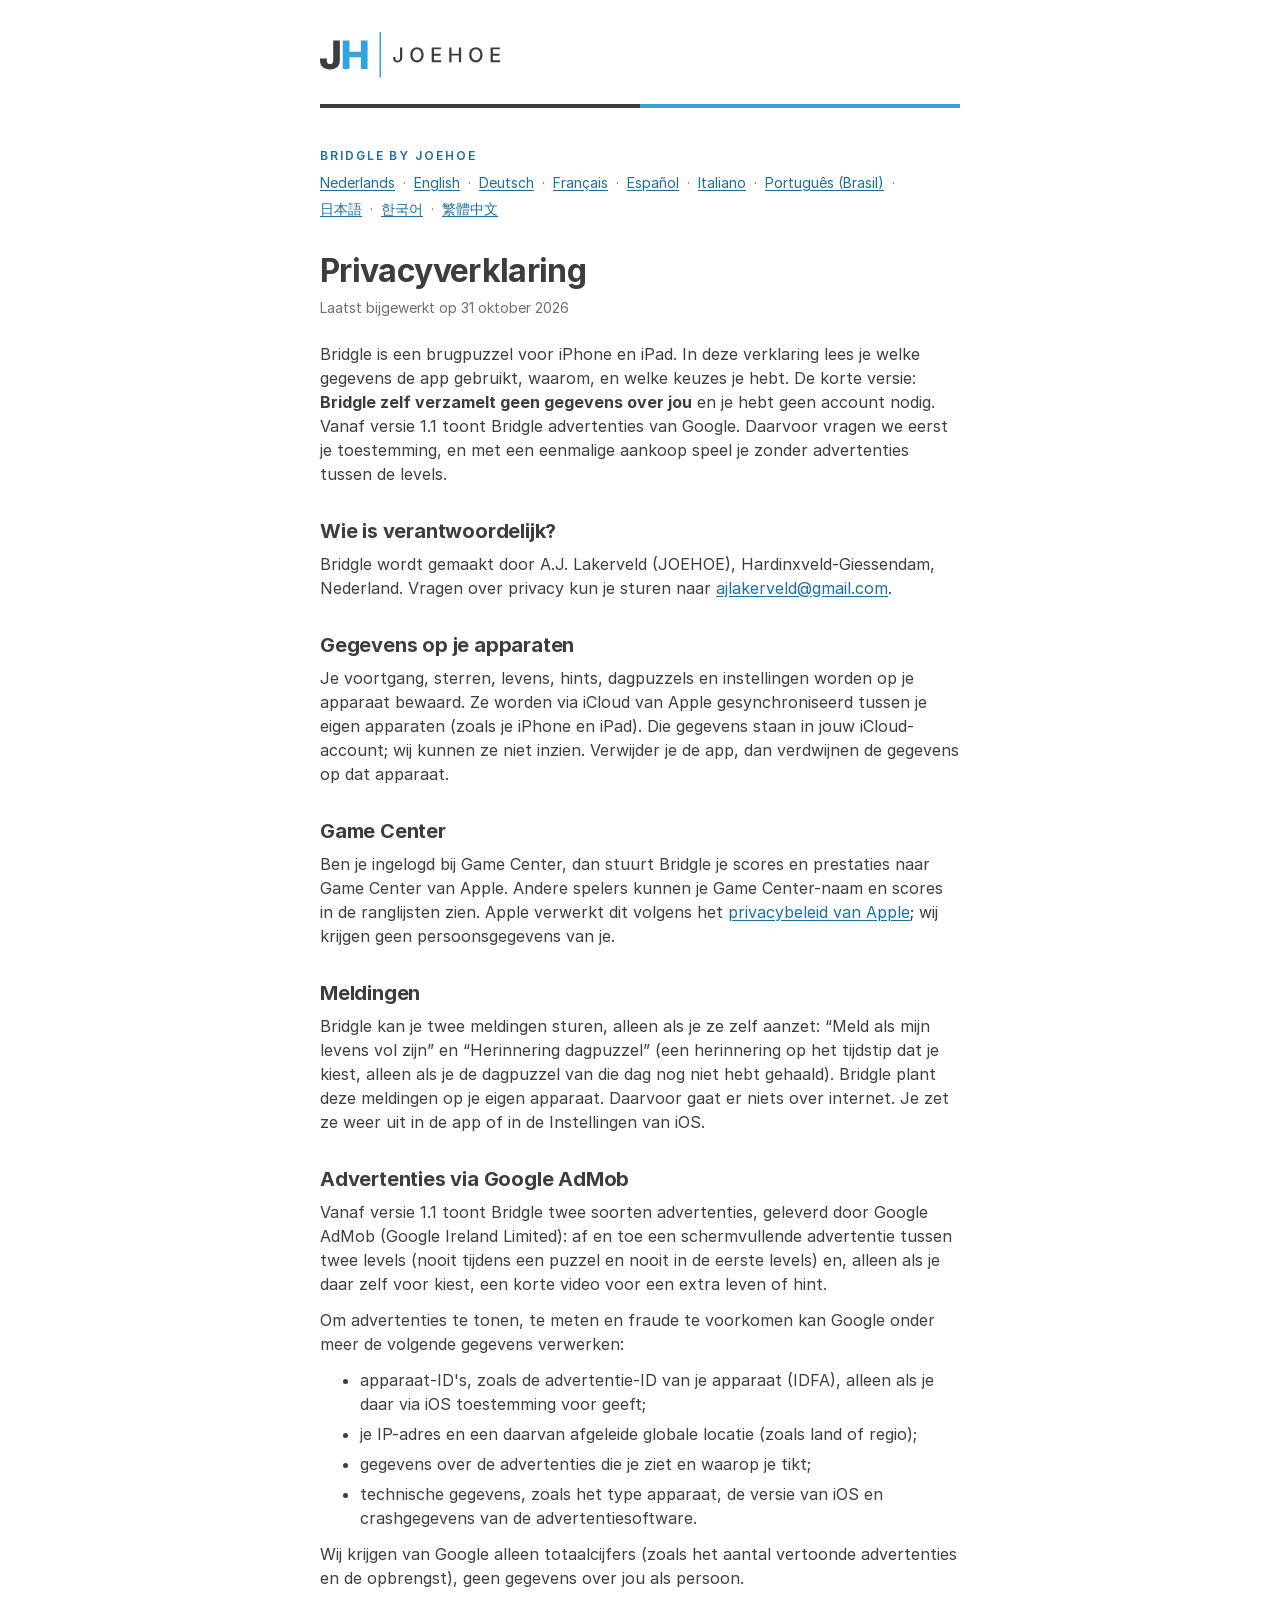
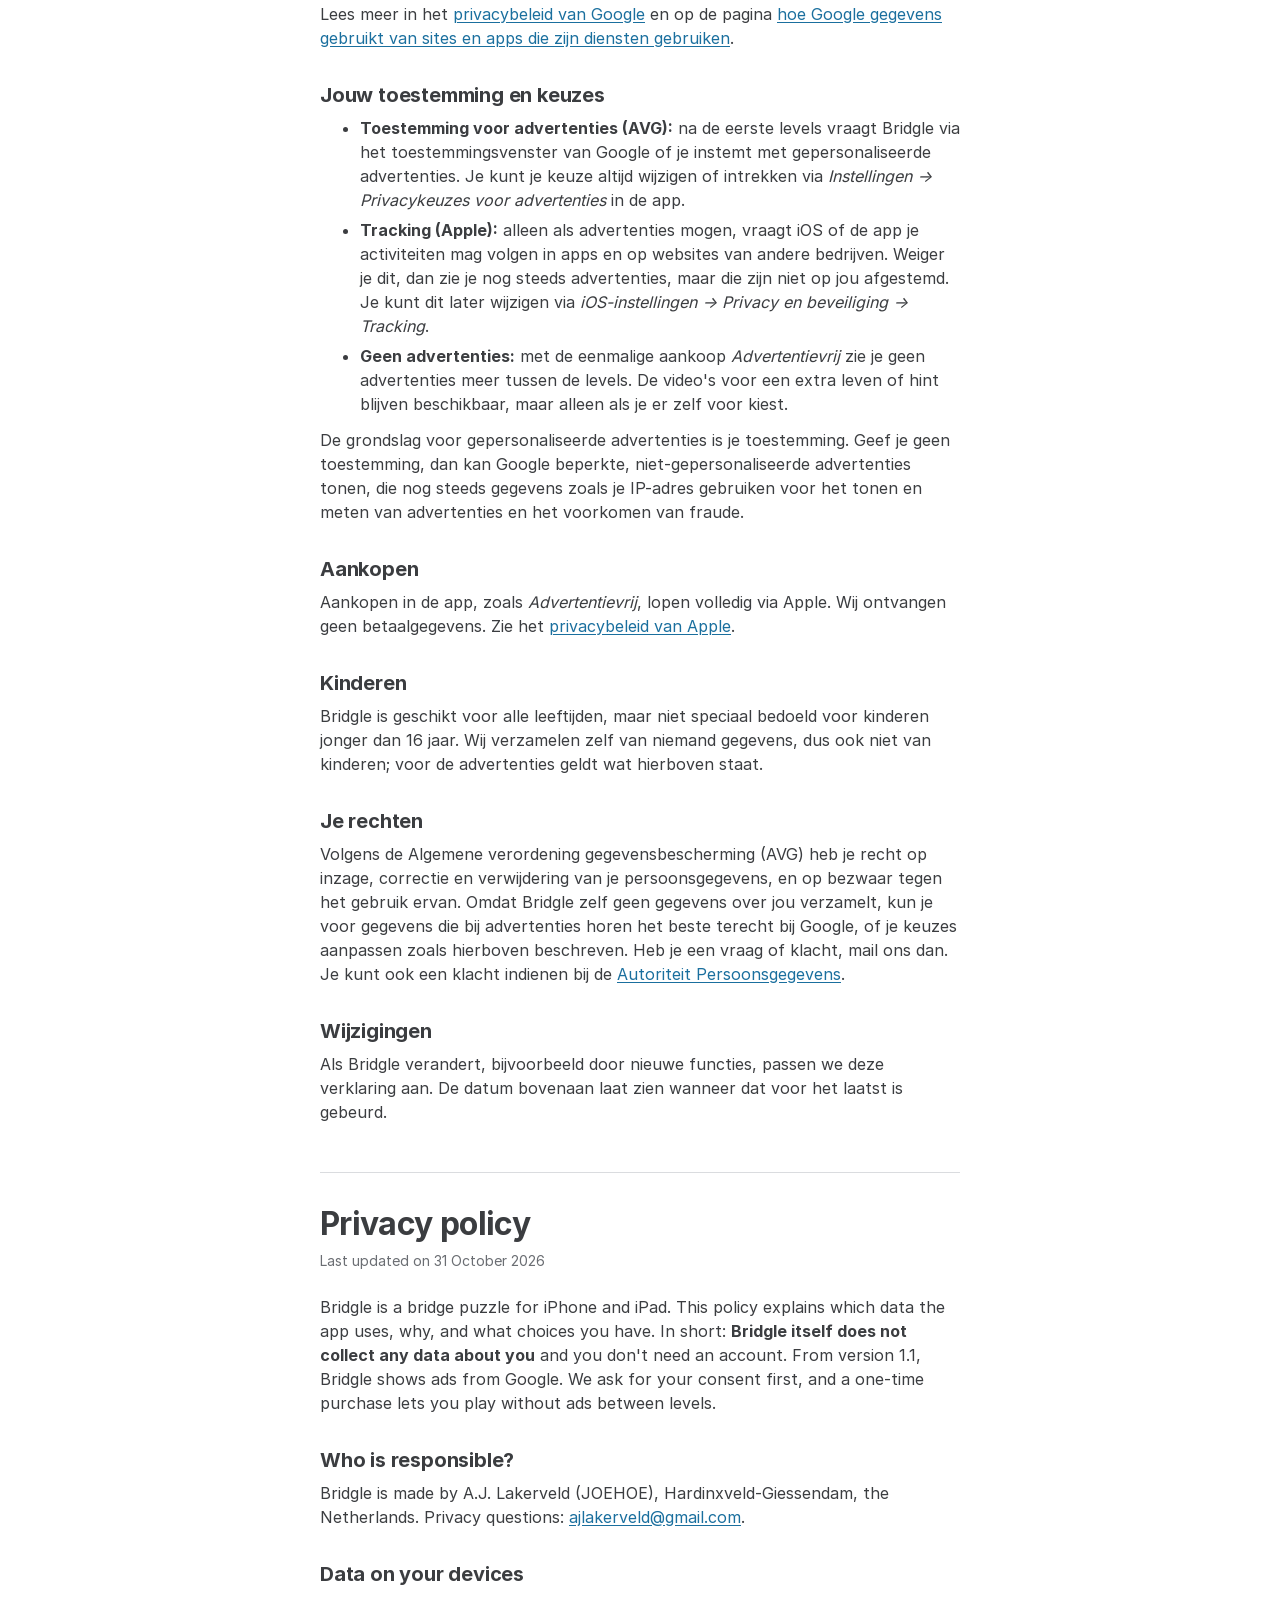
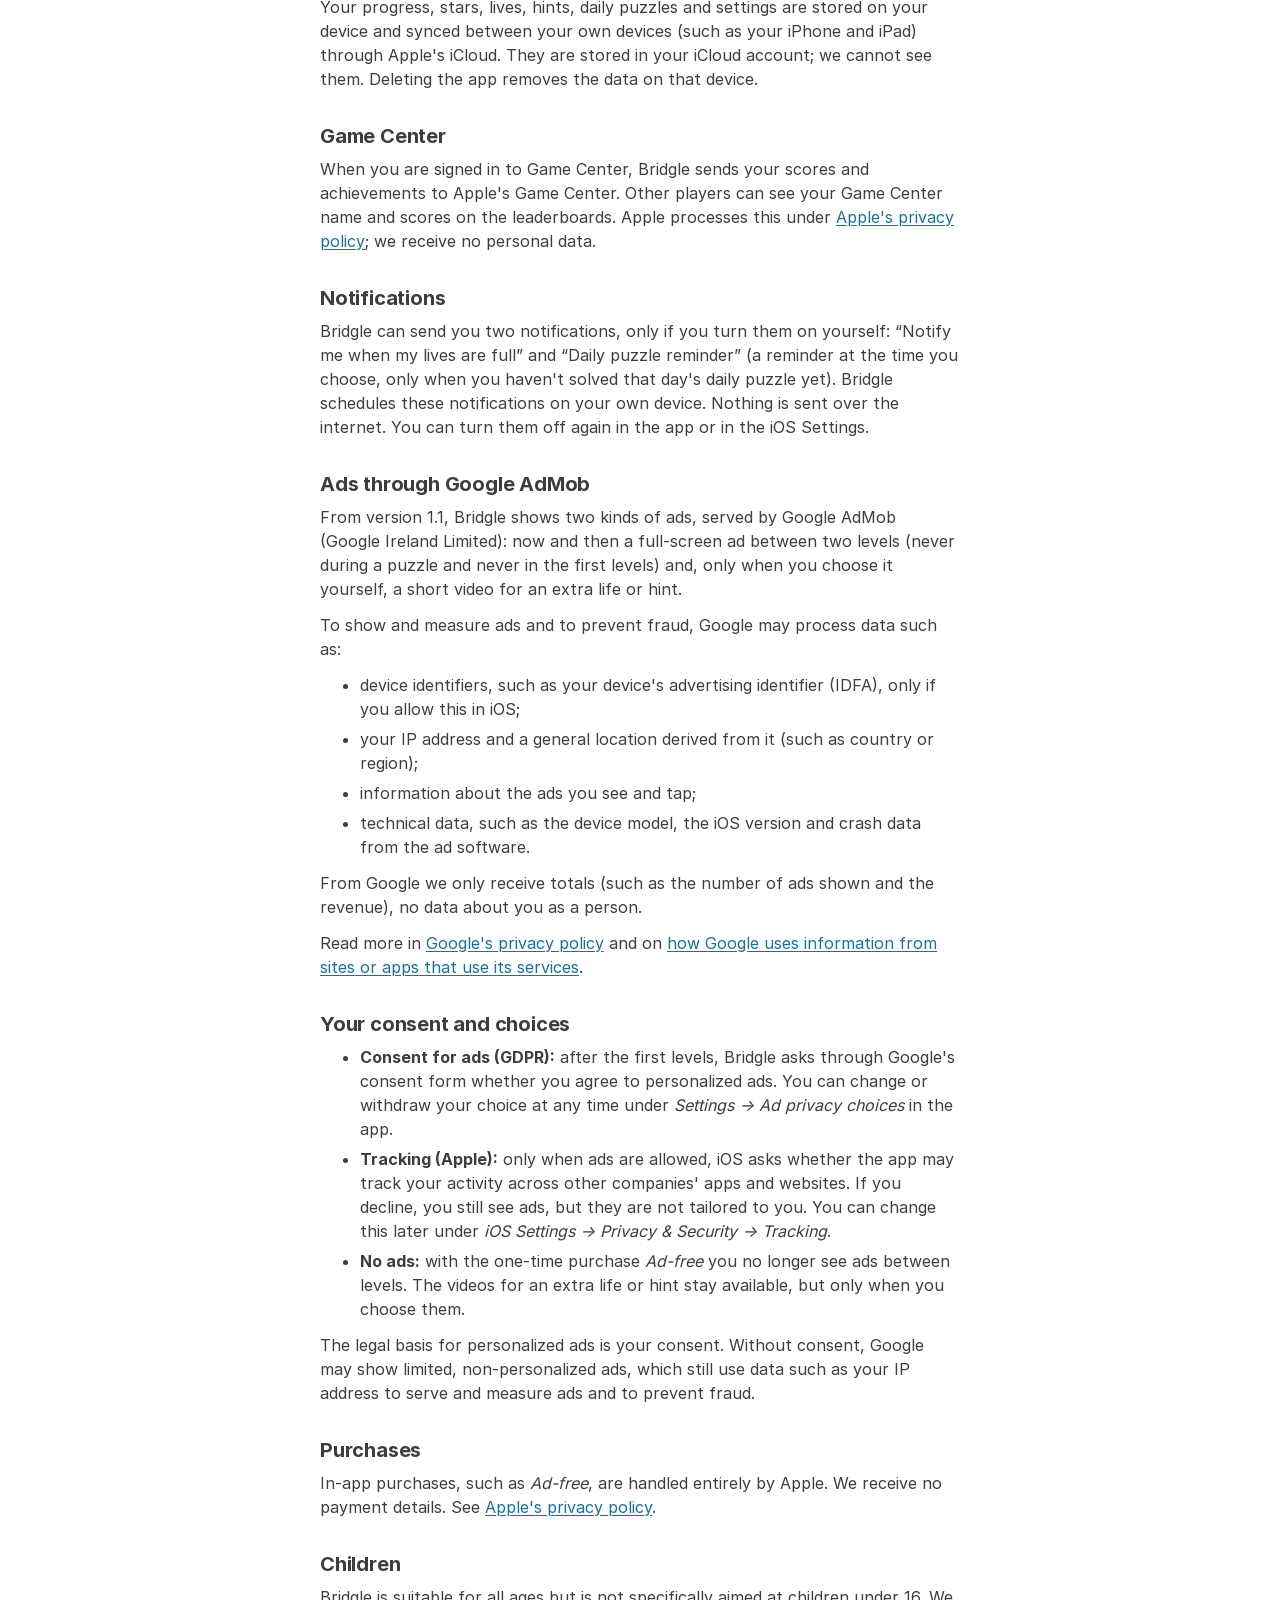
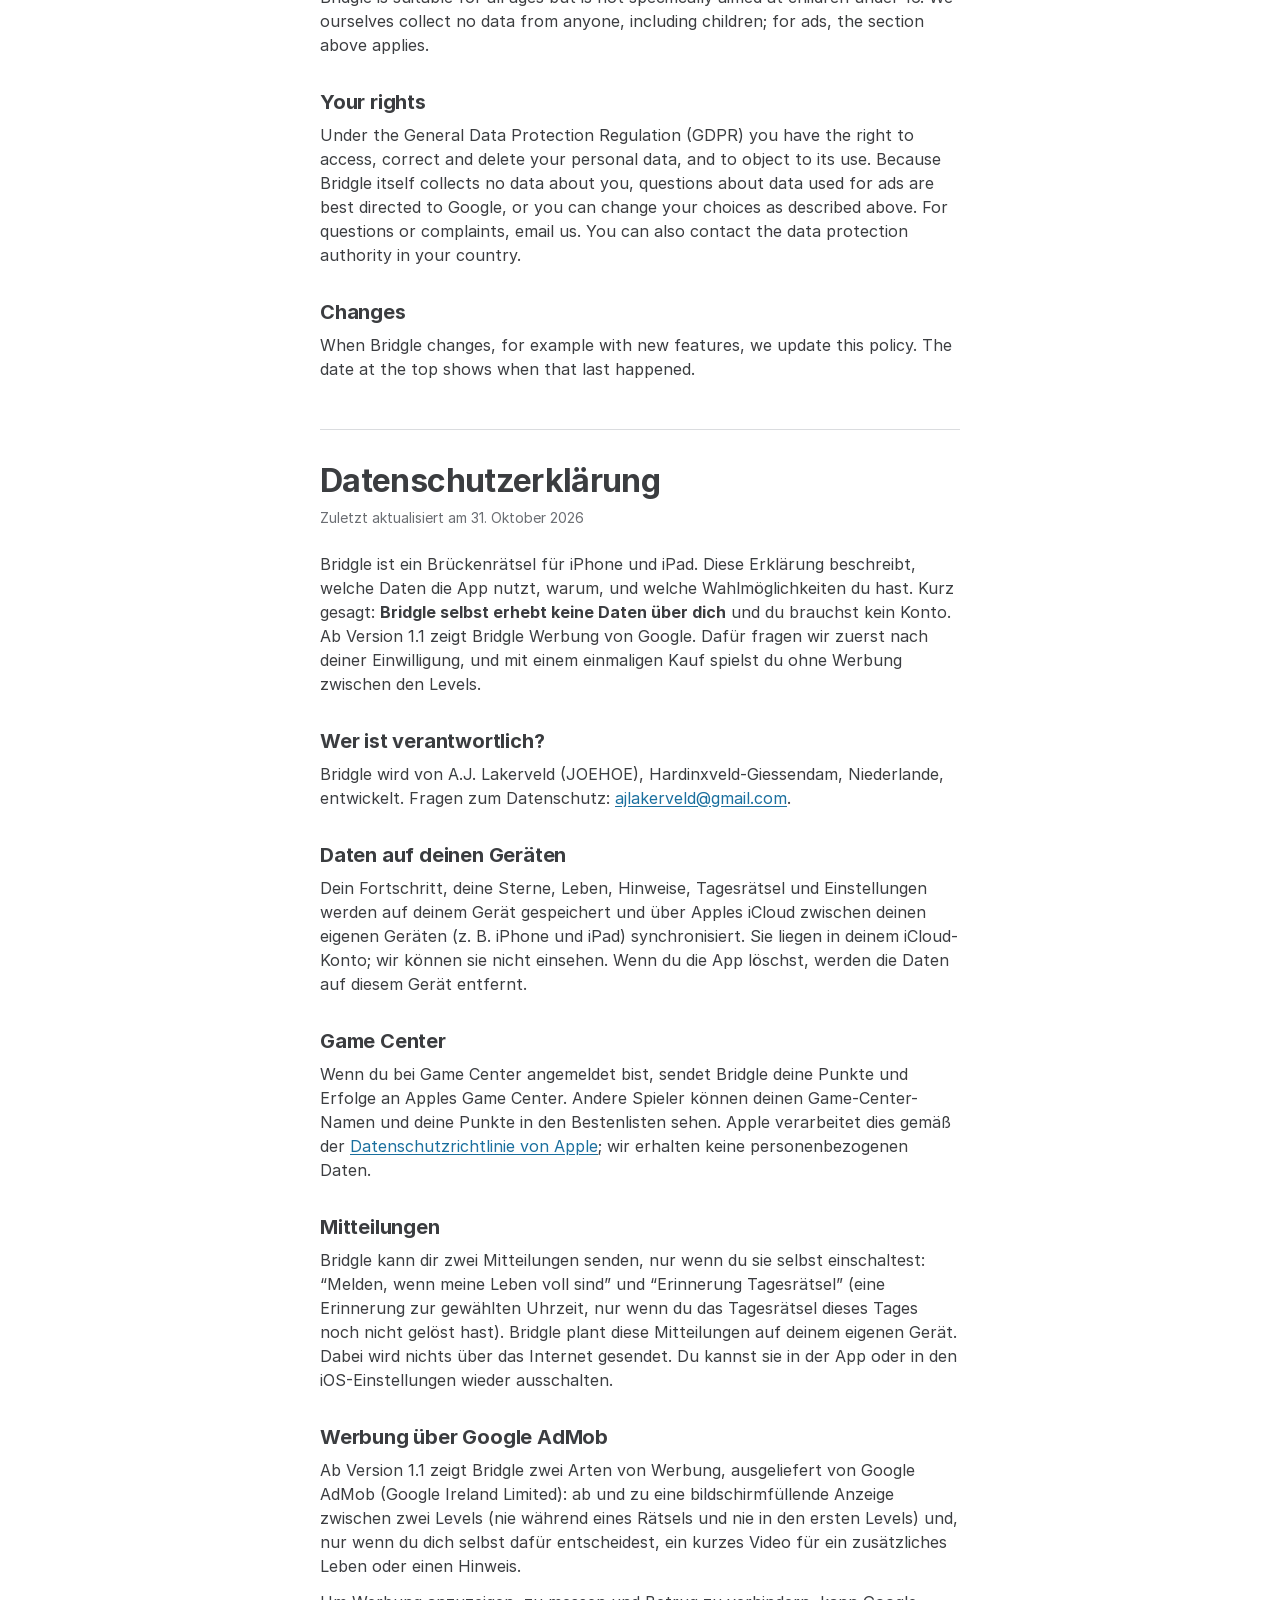
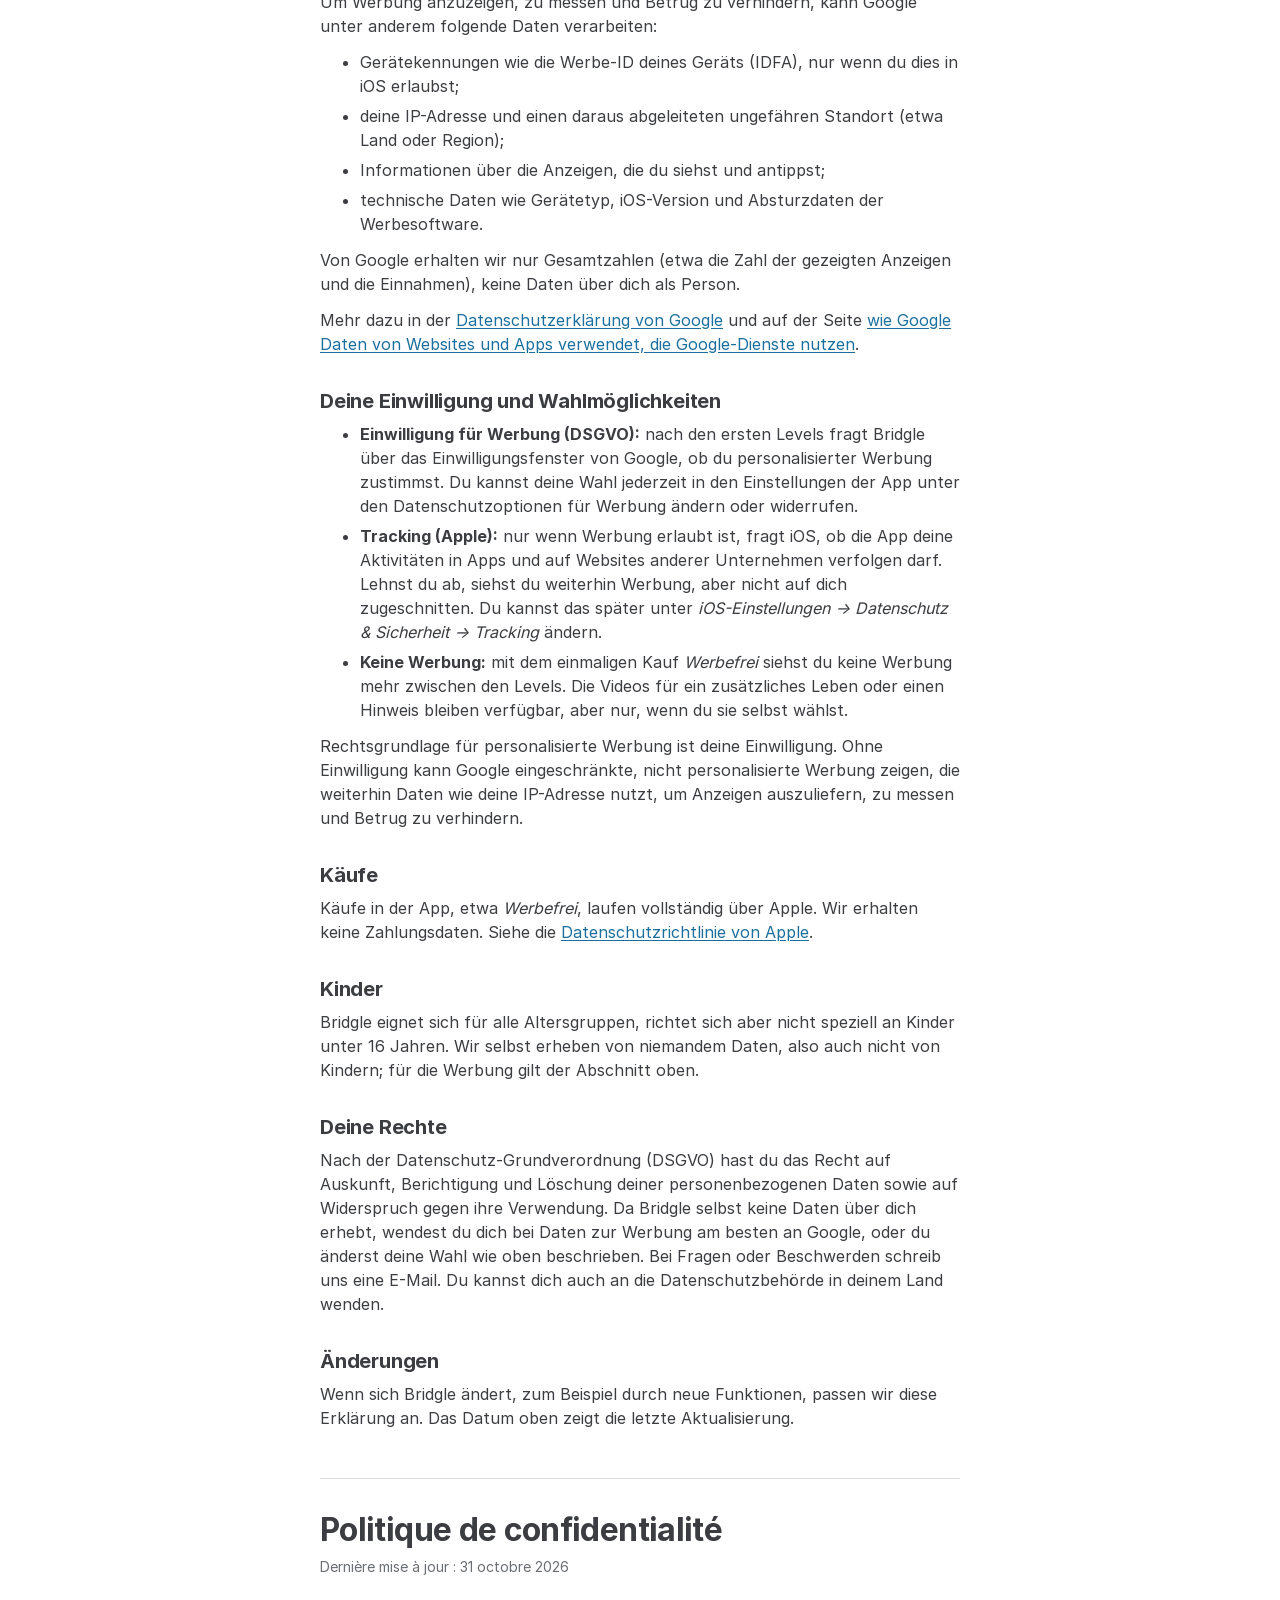
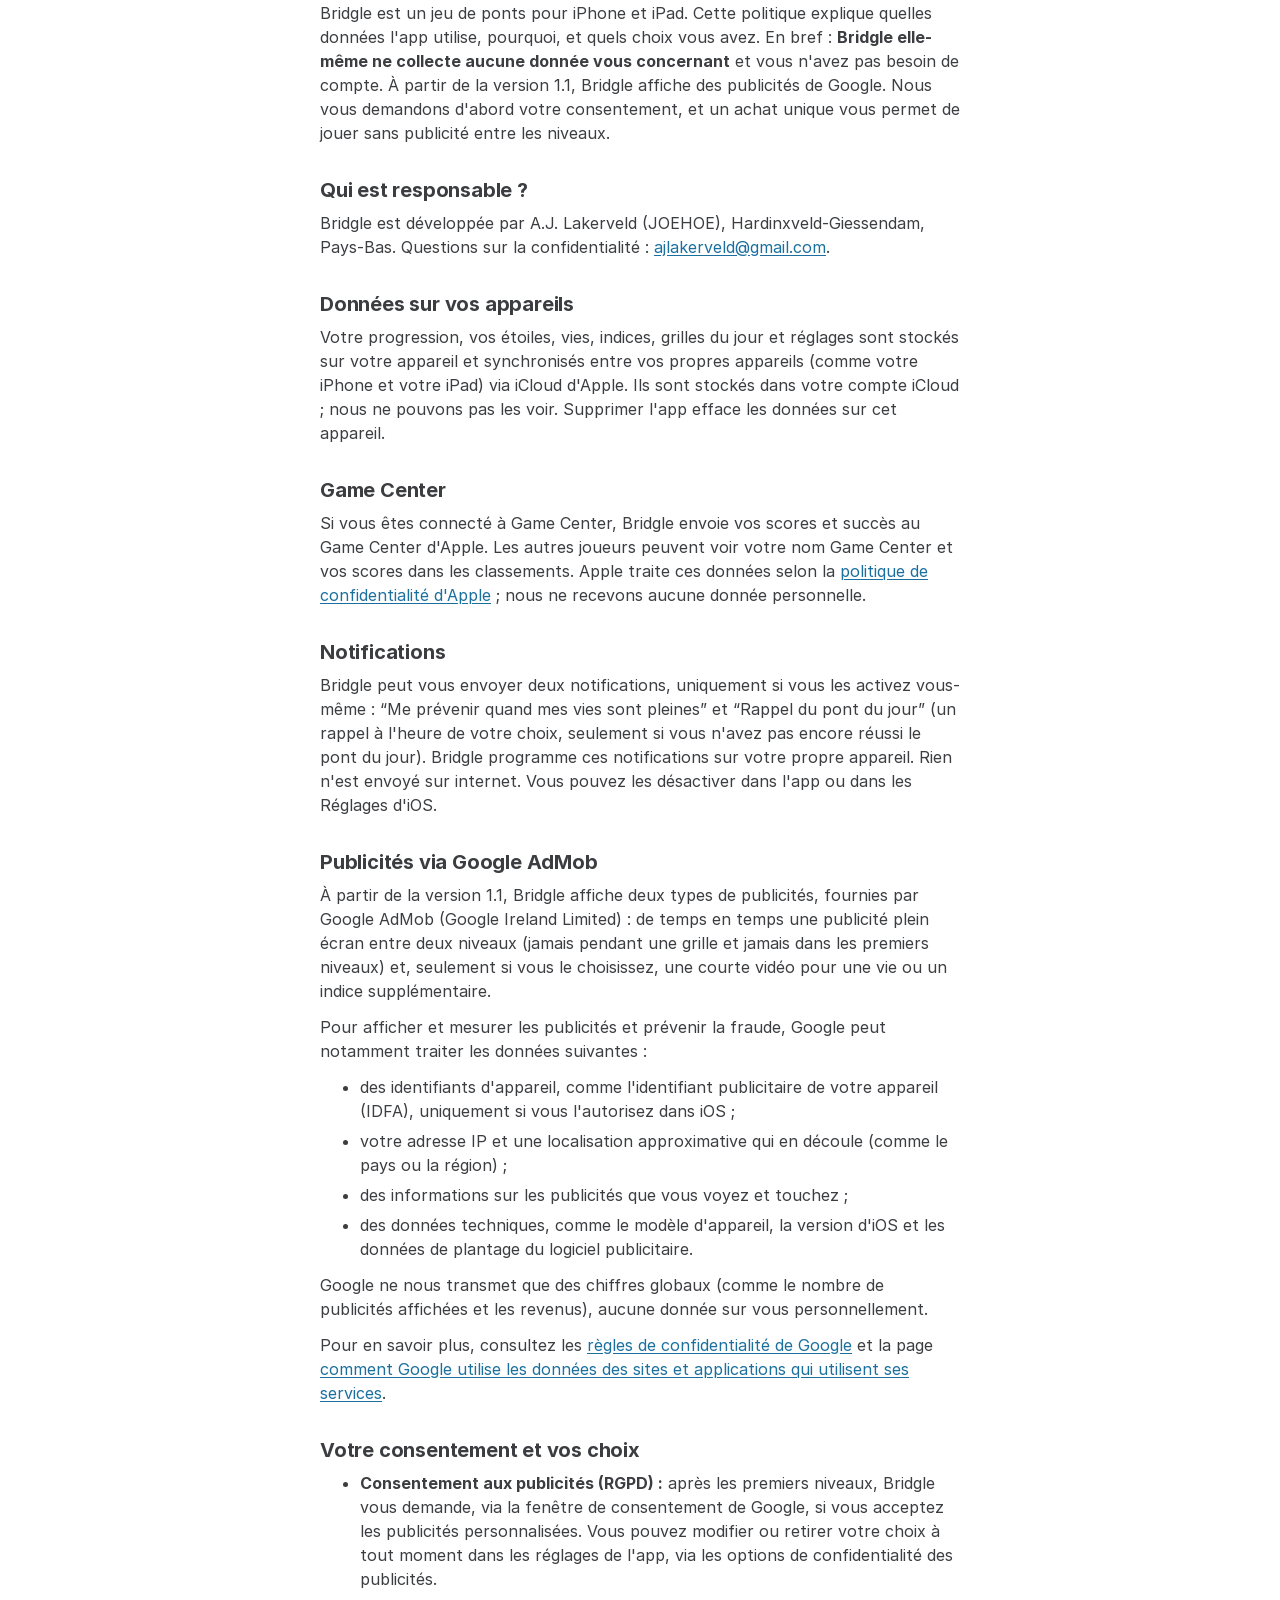
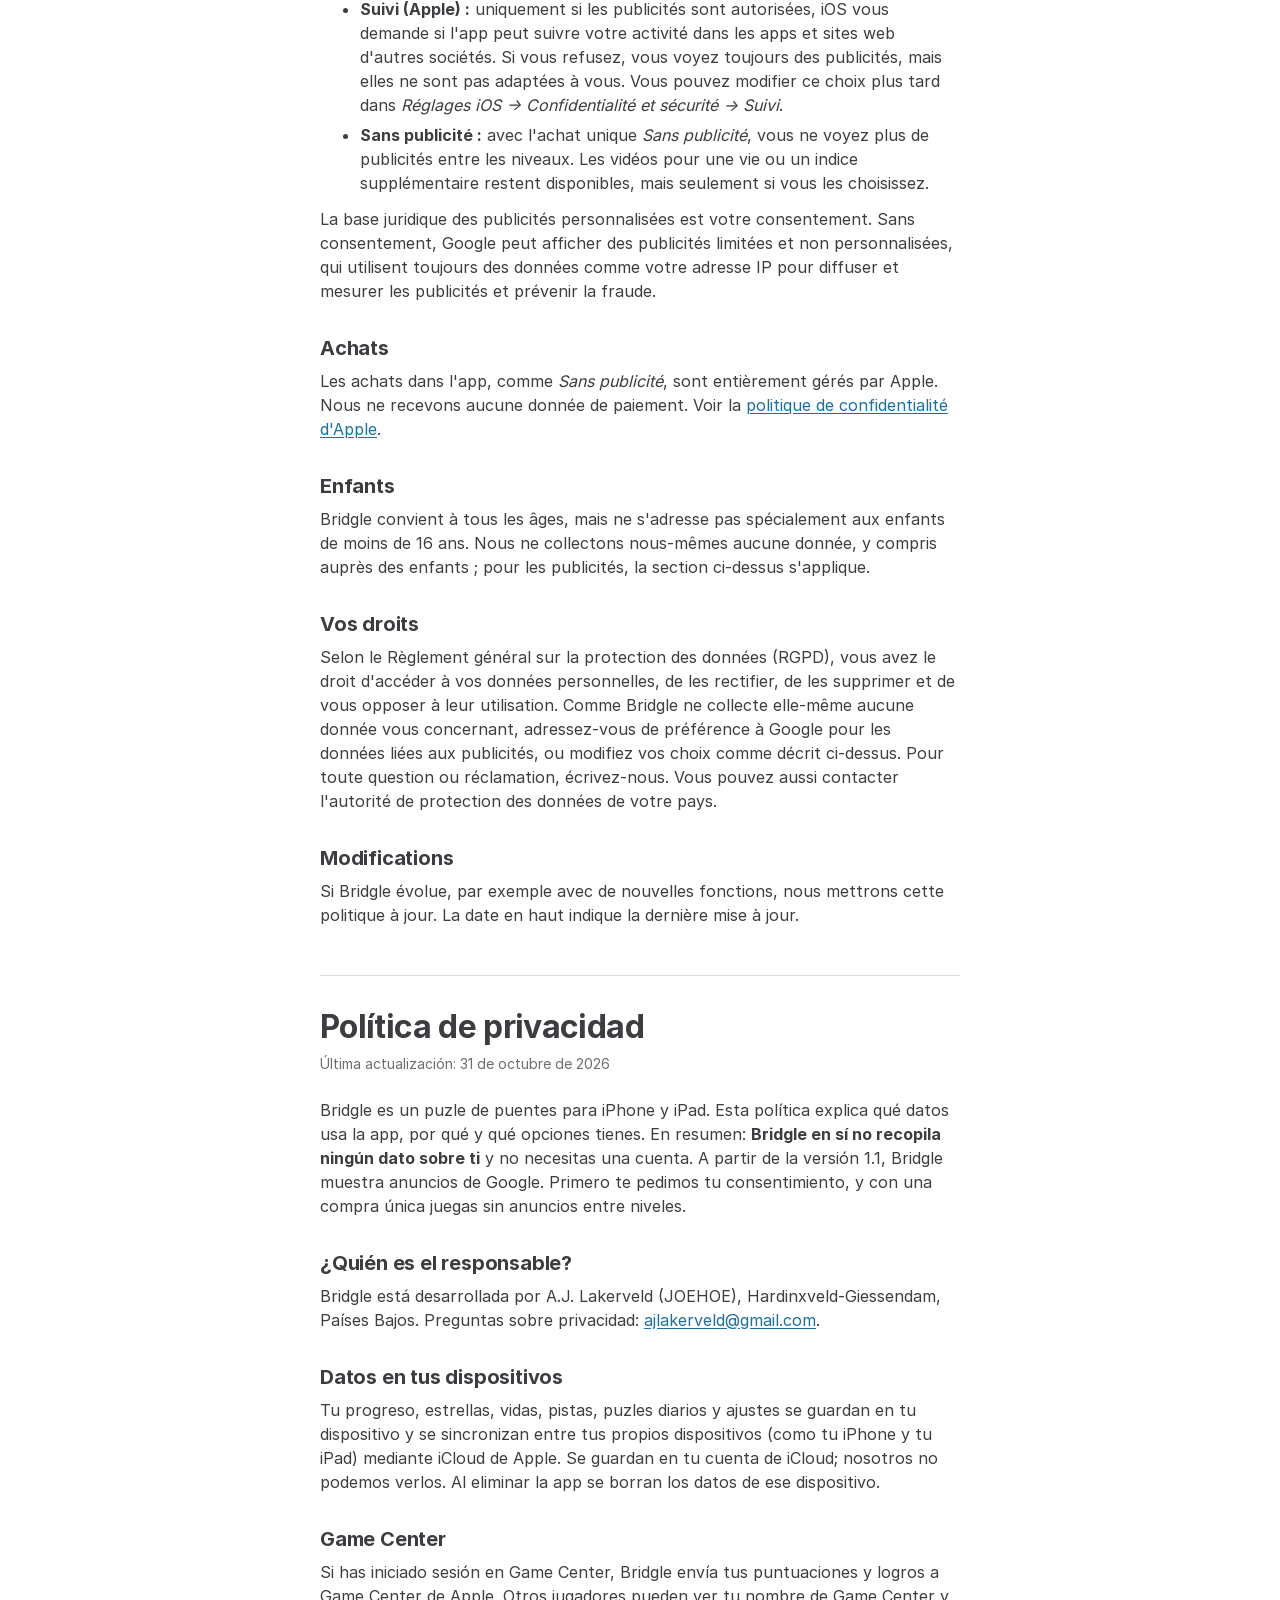
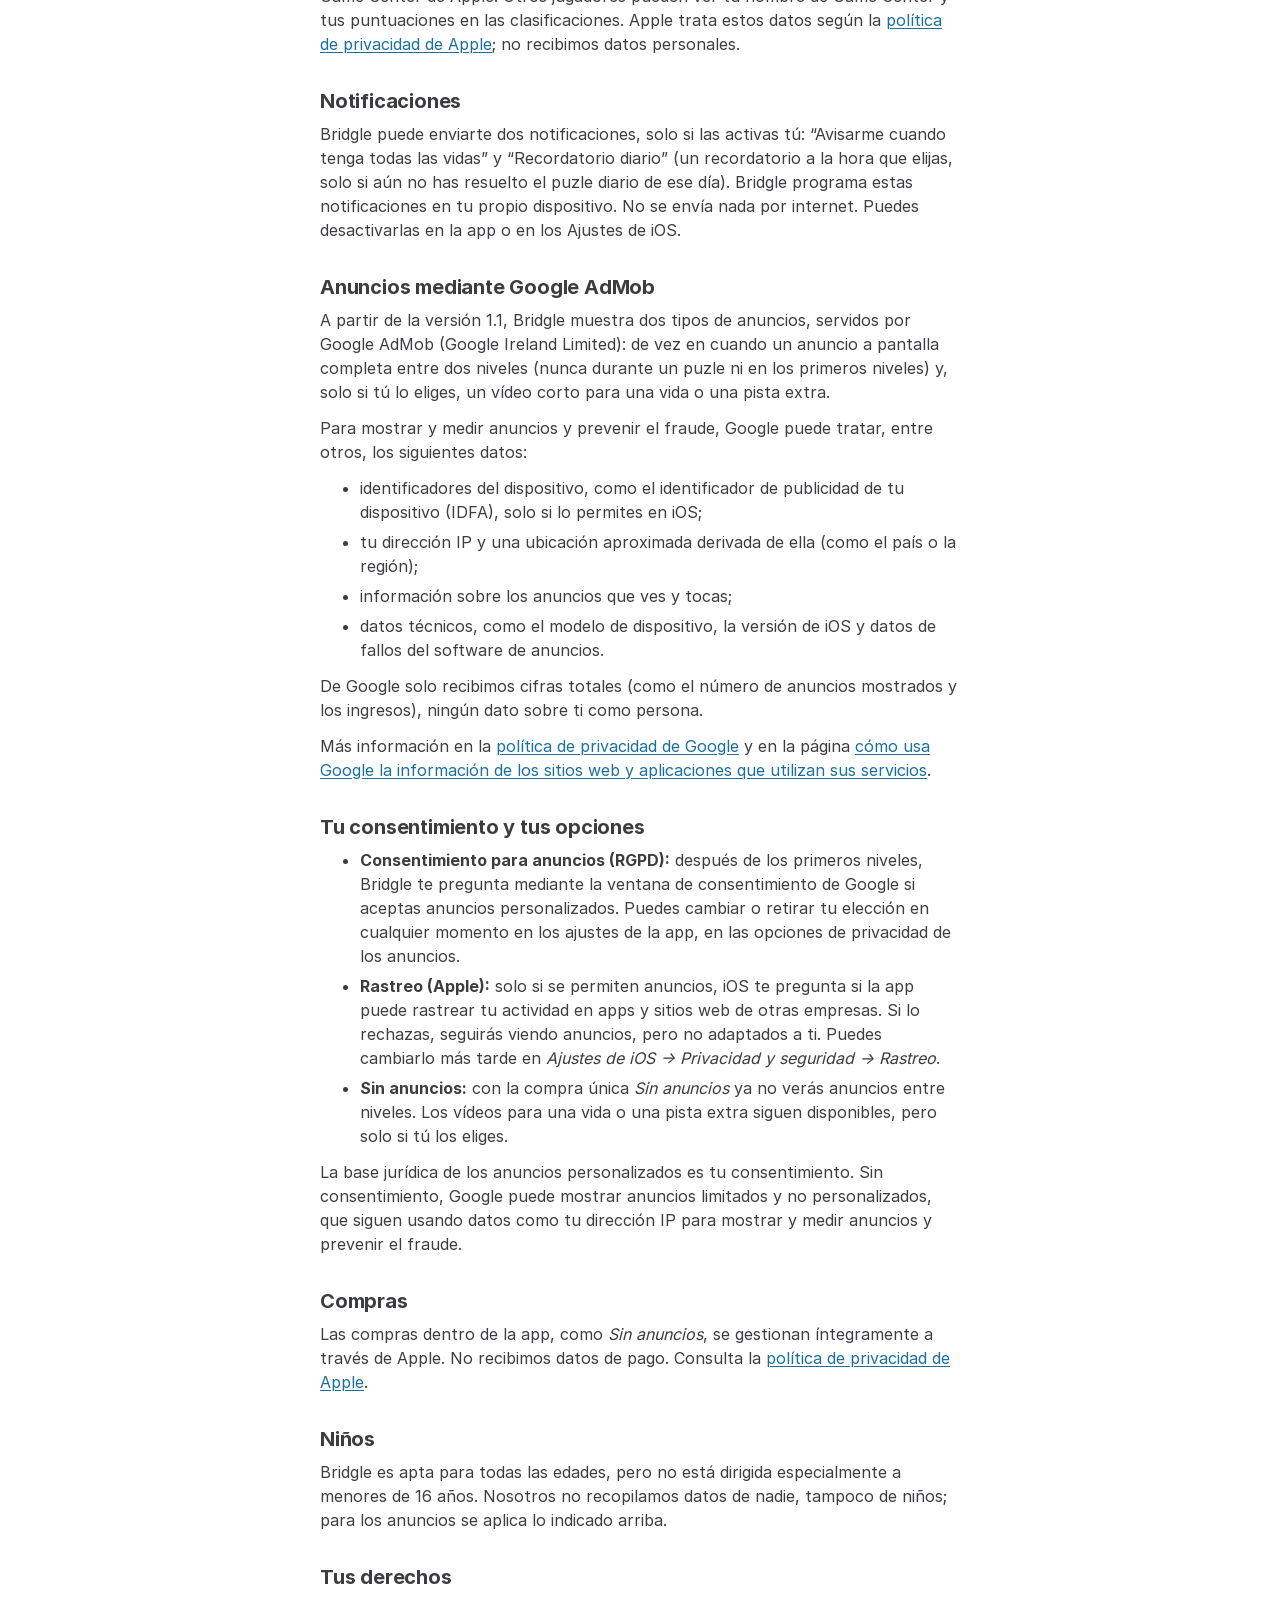
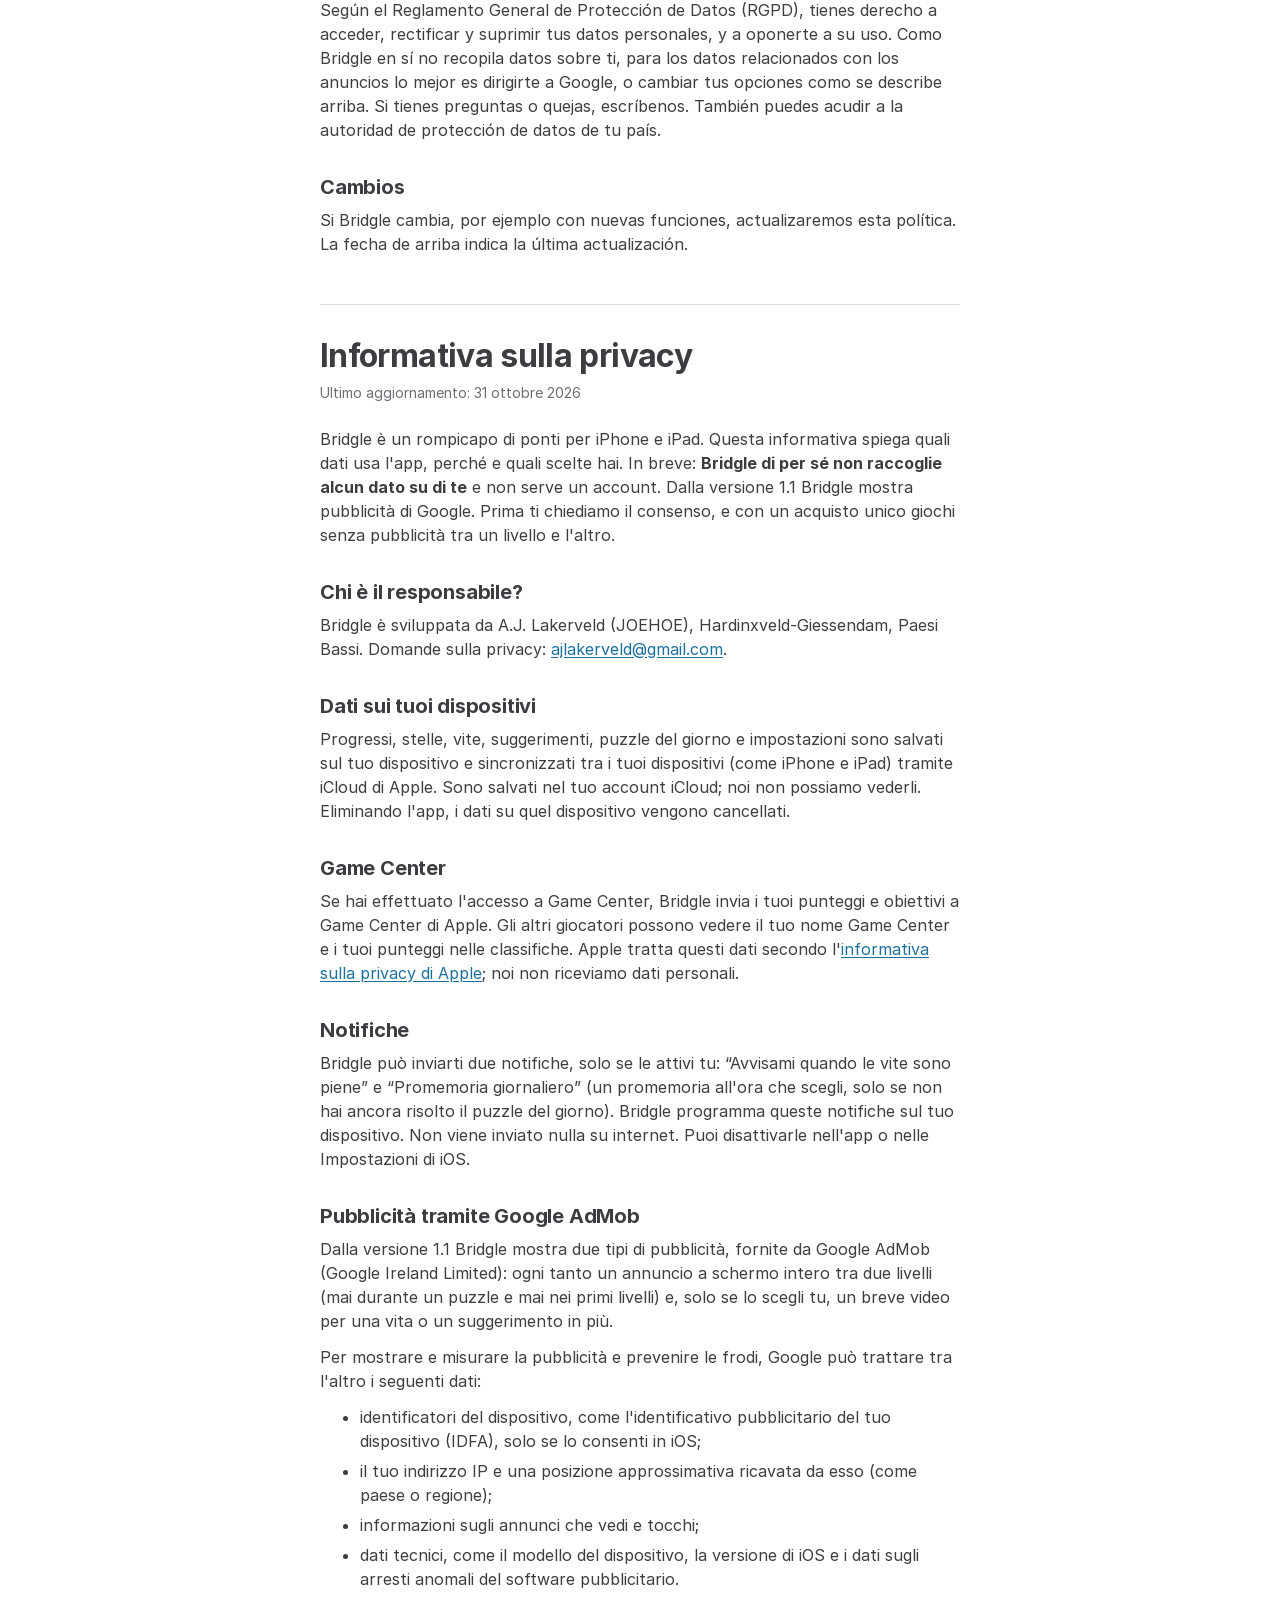
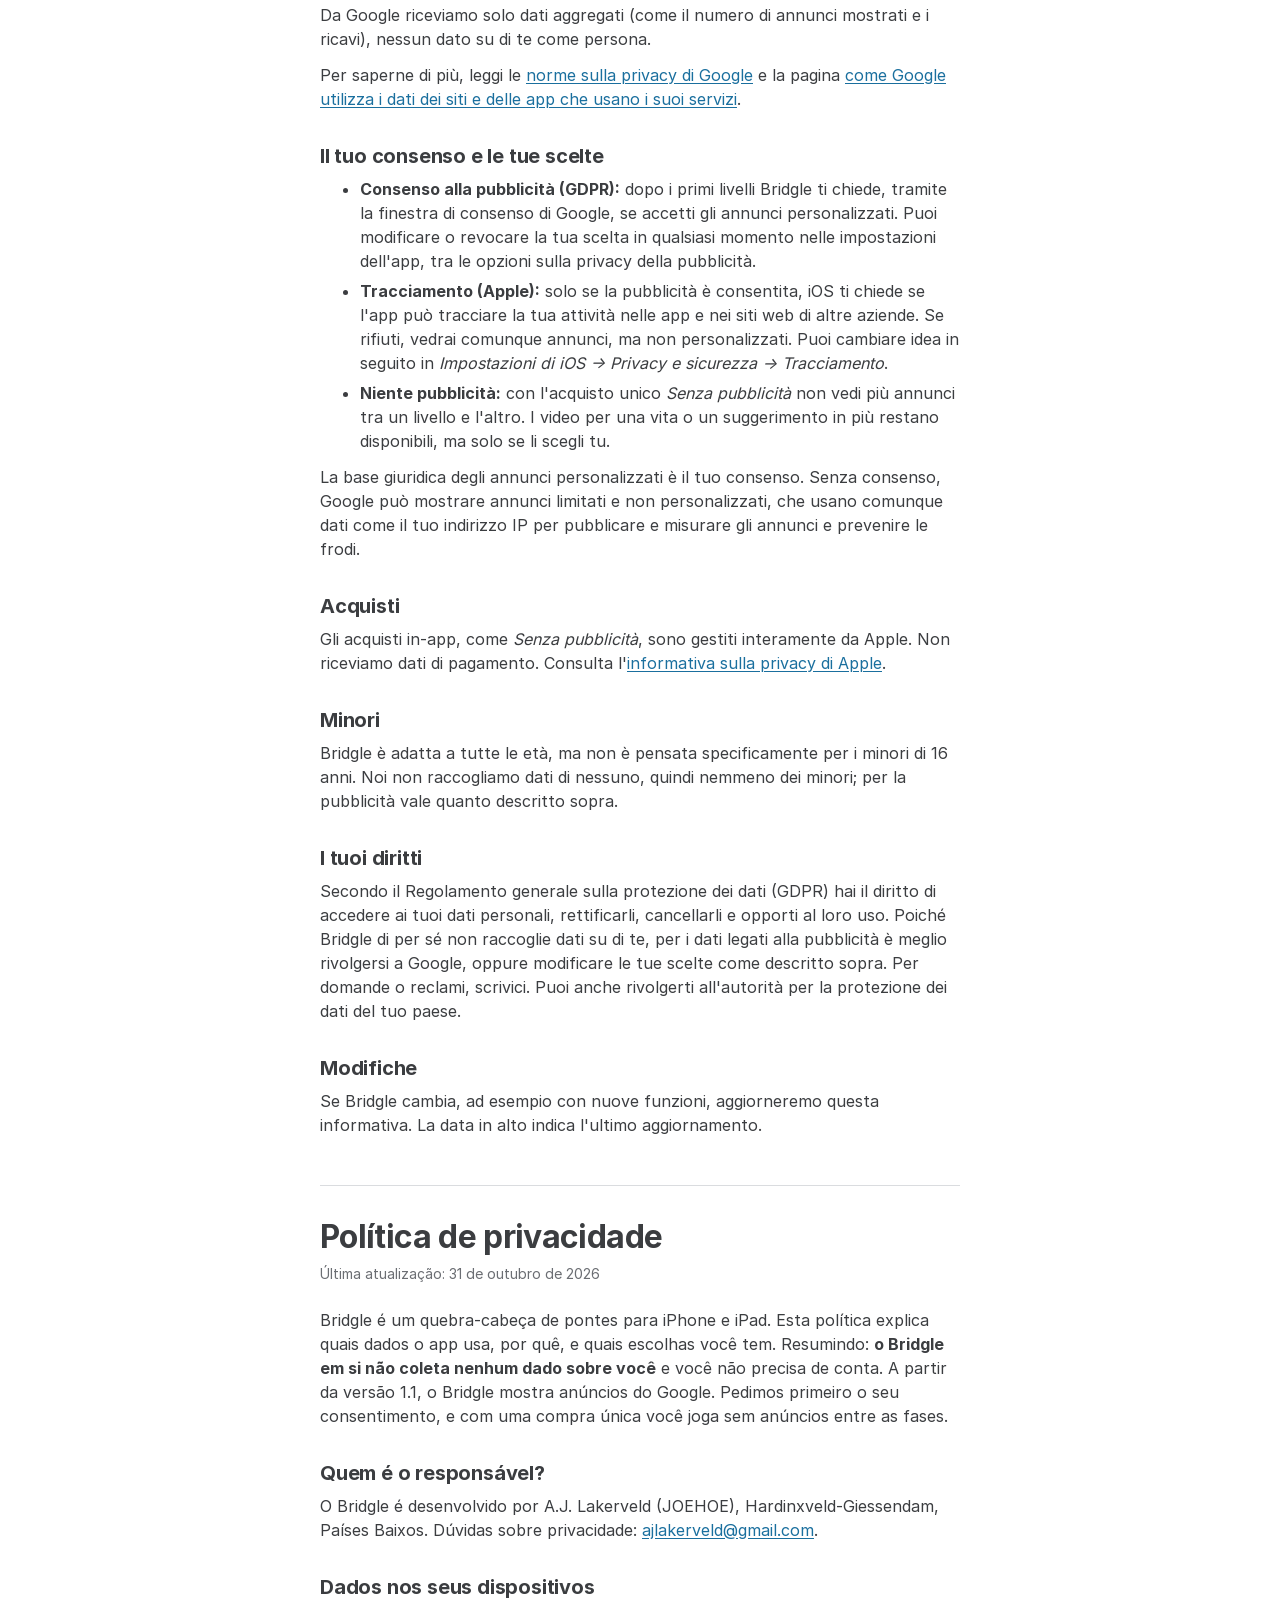
<file: bridgle/privacy.html>
<!doctype html>
<html lang="nl">
<head>
<meta charset="utf-8">
<meta name="viewport" content="width=device-width, initial-scale=1">
<title>Privacy – Bridgle by JOEHOE</title>
<link rel="preload" href="../fonts/Inter-Regular.woff2" as="font" type="font/woff2" crossorigin>
<link rel="stylesheet" href="../style.css">
</head>
<body>
<header class="site-header">
  <a href="../index.html" class="logo-link" aria-label="JOEHOE – home"><svg class="logo" viewBox="0 0 459.82 116.41" role="img" aria-label="JOEHOE"><path class="logo-inkt" d="M25.48828125 95.558515625C41.357421875 95.558515625 50.68359375 87.20890625 50.68359375 72.218671875V21.828046875H33.69140625V72.511640625C33.69140625 78.81046875 30.615234375 81.93546875 25.48828125 81.93546875C20.3125 81.93546875 17.236328125 78.81046875 17.236328125 72.609296875V67.921796875H0.0V72.316328125C0.0 87.20890625 9.423828125 95.558515625 25.48828125 95.558515625Z"/><path class="logo-blauw" d="M58.01171875 94.581953125H75.248046875V64.455H104.30078125V94.581953125H121.48828125V21.828046875H104.30078125V50.3925H75.248046875V21.828046875H58.01171875Z"/><rect class="logo-blauw" x="152.05" y="0" width="4" height="116.41"/><path class="logo-inkt" d="M198.364140625 77.628828125C205.422734375 77.628828125 210.06921875 73.49015625 210.06921875 66.101484375V39.288984375H204.305546875V66.152265625C204.305546875 70.44328125 201.94421875 72.7284375 198.364140625 72.7284375C194.7840625 72.7284375 192.422734375 70.44328125 192.422734375 66.152265625V64.019453125H186.60828125V66.126875C186.60828125 73.49015625 191.305546875 77.628828125 198.364140625 77.628828125ZM247.735703125 77.628828125C257.536484375 77.628828125 264.7728125 70.316328125 264.7728125 58.230390625C264.7728125 46.093671875 257.536484375 38.781171875 247.735703125 38.781171875C237.90953125 38.781171875 230.6478125 46.093671875 230.6478125 58.230390625C230.6478125 70.316328125 237.90953125 77.628828125 247.735703125 77.628828125ZM247.735703125 72.347578125C241.235703125 72.347578125 236.38609375 67.371015625 236.38609375 58.230390625C236.38609375 49.064375 241.235703125 44.062421875 247.735703125 44.062421875C254.184921875 44.062421875 259.03453125 49.038984375 259.03453125 58.230390625C259.03453125 67.371015625 254.184921875 72.347578125 247.735703125 72.347578125ZM285.35140624999997 77.121015625H309.32015624999997V72.144453125H291.14046874999997V60.49015625H307.89828124999997V55.538984375H291.14046874999997V44.265546875H309.16781249999997V39.288984375H285.35140624999997ZM330.22882812499995 77.121015625H336.01789062499995V60.261640625H354.75617187499995V77.121015625H360.57062499999995V39.288984375H354.75617187499995V55.285078125H336.01789062499995V39.288984375H330.22882812499995ZM398.23710937499993 77.628828125C408.03789062499993 77.628828125 415.27421874999993 70.316328125 415.27421874999993 58.230390625C415.27421874999993 46.093671875 408.03789062499993 38.781171875 398.23710937499993 38.781171875C388.41093749999993 38.781171875 381.14921874999993 46.093671875 381.14921874999993 58.230390625C381.14921874999993 70.316328125 388.41093749999993 77.628828125 398.23710937499993 77.628828125ZM398.23710937499993 72.347578125C391.73710937499993 72.347578125 386.88749999999993 67.371015625 386.88749999999993 58.230390625C386.88749999999993 49.064375 391.73710937499993 44.062421875 398.23710937499993 44.062421875C404.68632812499993 44.062421875 409.53593749999993 49.038984375 409.53593749999993 58.230390625C409.53593749999993 67.371015625 404.68632812499993 72.347578125 398.23710937499993 72.347578125ZM435.8528124999999 77.121015625H459.8215624999999V72.144453125H441.6418749999999V60.49015625H458.3996874999999V55.538984375H441.6418749999999V44.265546875H459.6692187499999V39.288984375H435.8528124999999Z"/></svg></a>
</header>
<div class="duo-lijn" aria-hidden="true"></div>
<main>
<p class="label">Bridgle by JOEHOE</p>
<nav class="taalkeuze" aria-label="Taal / Language">
<a href="#nl" lang="nl" hreflang="nl">Nederlands</a>
<a href="#en" lang="en" hreflang="en">English</a>
<a href="#de" lang="de" hreflang="de">Deutsch</a>
<a href="#fr" lang="fr" hreflang="fr">Français</a>
<a href="#es" lang="es" hreflang="es">Español</a>
<a href="#it" lang="it" hreflang="it">Italiano</a>
<a href="#pt-br" lang="pt-BR" hreflang="pt-BR">Português (Brasil)</a>
<a href="#ja" lang="ja" hreflang="ja">日本語</a>
<a href="#ko" lang="ko" hreflang="ko">한국어</a>
<a href="#zh-hant" lang="zh-Hant" hreflang="zh-Hant">繁體中文</a>
</nav>

<section id="nl" lang="nl">
<h1>Privacyverklaring</h1>
<p class="meta">Laatst bijgewerkt op 31 oktober 2026</p>
<p>Bridgle is een brugpuzzel voor iPhone en iPad. In deze verklaring lees je welke gegevens de app gebruikt, waarom, en welke keuzes je hebt. De korte versie: <strong>Bridgle zelf verzamelt geen gegevens over jou</strong> en je hebt geen account nodig. Vanaf versie 1.1 toont Bridgle advertenties van Google. Daarvoor vragen we eerst je toestemming, en met een eenmalige aankoop speel je zonder advertenties tussen de levels.</p>
<h2>Wie is verantwoordelijk?</h2>
<p>Bridgle wordt gemaakt door A.J. Lakerveld (JOEHOE), Hardinxveld-Giessendam, Nederland. Vragen over privacy kun je sturen naar <a href="mailto:ajlakerveld@gmail.com">ajlakerveld@gmail.com</a>.</p>
<h2>Gegevens op je apparaten</h2>
<p>Je voortgang, sterren, levens, hints, dagpuzzels en instellingen worden op je apparaat bewaard. Ze worden via iCloud van Apple gesynchroniseerd tussen je eigen apparaten (zoals je iPhone en iPad). Die gegevens staan in jouw iCloud-account; wij kunnen ze niet inzien. Verwijder je de app, dan verdwijnen de gegevens op dat apparaat.</p>
<h2>Game Center</h2>
<p>Ben je ingelogd bij Game Center, dan stuurt Bridgle je scores en prestaties naar Game Center van Apple. Andere spelers kunnen je Game Center-naam en scores in de ranglijsten zien. Apple verwerkt dit volgens het <a href="https://www.apple.com/nl/legal/privacy/">privacybeleid van Apple</a>; wij krijgen geen persoonsgegevens van je.</p>
<h2>Meldingen</h2>
<p>Bridgle kan je twee meldingen sturen, alleen als je ze zelf aanzet: “Meld als mijn levens vol zijn” en “Herinnering dagpuzzel” (een herinnering op het tijdstip dat je kiest, alleen als je de dagpuzzel van die dag nog niet hebt gehaald). Bridgle plant deze meldingen op je eigen apparaat. Daarvoor gaat er niets over internet. Je zet ze weer uit in de app of in de Instellingen van iOS.</p>
<h2>Advertenties via Google AdMob</h2>
<p>Vanaf versie 1.1 toont Bridgle twee soorten advertenties, geleverd door Google AdMob (Google Ireland Limited): af en toe een schermvullende advertentie tussen twee levels (nooit tijdens een puzzel en nooit in de eerste levels) en, alleen als je daar zelf voor kiest, een korte video voor een extra leven of hint.</p>
<p>Om advertenties te tonen, te meten en fraude te voorkomen kan Google onder meer de volgende gegevens verwerken:</p>
<ul>
  <li>apparaat-ID's, zoals de advertentie-ID van je apparaat (IDFA), alleen als je daar via iOS toestemming voor geeft;</li>
  <li>je IP-adres en een daarvan afgeleide globale locatie (zoals land of regio);</li>
  <li>gegevens over de advertenties die je ziet en waarop je tikt;</li>
  <li>technische gegevens, zoals het type apparaat, de versie van iOS en crashgegevens van de advertentiesoftware.</li>
</ul>
<p>Wij krijgen van Google alleen totaalcijfers (zoals het aantal vertoonde advertenties en de opbrengst), geen gegevens over jou als persoon.</p>
<p>Lees meer in het <a href="https://policies.google.com/privacy">privacybeleid van Google</a> en op de pagina <a href="https://policies.google.com/technologies/partner-sites">hoe Google gegevens gebruikt van sites en apps die zijn diensten gebruiken</a>.</p>
<h2>Jouw toestemming en keuzes</h2>
<ul>
  <li><strong>Toestemming voor advertenties (AVG):</strong> na de eerste levels vraagt Bridgle via het toestemmingsvenster van Google of je instemt met gepersonaliseerde advertenties. Je kunt je keuze altijd wijzigen of intrekken via <em>Instellingen → Privacykeuzes voor advertenties</em> in de app.</li>
  <li><strong>Tracking (Apple):</strong> alleen als advertenties mogen, vraagt iOS of de app je activiteiten mag volgen in apps en op websites van andere bedrijven. Weiger je dit, dan zie je nog steeds advertenties, maar die zijn niet op jou afgestemd. Je kunt dit later wijzigen via <em>iOS-instellingen → Privacy en beveiliging → Tracking</em>.</li>
  <li><strong>Geen advertenties:</strong> met de eenmalige aankoop <em>Advertentievrij</em> zie je geen advertenties meer tussen de levels. De video's voor een extra leven of hint blijven beschikbaar, maar alleen als je er zelf voor kiest.</li>
</ul>
<p>De grondslag voor gepersonaliseerde advertenties is je toestemming. Geef je geen toestemming, dan kan Google beperkte, niet-gepersonaliseerde advertenties tonen, die nog steeds gegevens zoals je IP-adres gebruiken voor het tonen en meten van advertenties en het voorkomen van fraude.</p>
<h2>Aankopen</h2>
<p>Aankopen in de app, zoals <em>Advertentievrij</em>, lopen volledig via Apple. Wij ontvangen geen betaalgegevens. Zie het <a href="https://www.apple.com/legal/privacy/">privacybeleid van Apple</a>.</p>
<h2>Kinderen</h2>
<p>Bridgle is geschikt voor alle leeftijden, maar niet speciaal bedoeld voor kinderen jonger dan 16 jaar. Wij verzamelen zelf van niemand gegevens, dus ook niet van kinderen; voor de advertenties geldt wat hierboven staat.</p>
<h2>Je rechten</h2>
<p>Volgens de Algemene verordening gegevensbescherming (AVG) heb je recht op inzage, correctie en verwijdering van je persoonsgegevens, en op bezwaar tegen het gebruik ervan. Omdat Bridgle zelf geen gegevens over jou verzamelt, kun je voor gegevens die bij advertenties horen het beste terecht bij Google, of je keuzes aanpassen zoals hierboven beschreven. Heb je een vraag of klacht, mail ons dan. Je kunt ook een klacht indienen bij de <a href="https://www.autoriteitpersoonsgegevens.nl">Autoriteit Persoonsgegevens</a>.</p>
<h2>Wijzigingen</h2>
<p>Als Bridgle verandert, bijvoorbeeld door nieuwe functies, passen we deze verklaring aan. De datum bovenaan laat zien wanneer dat voor het laatst is gebeurd.</p>
</section>

<hr>

<section id="en" lang="en">
<h1 id="english">Privacy policy</h1>
<p class="meta">Last updated on 31 October 2026</p>
<p>Bridgle is a bridge puzzle for iPhone and iPad. This policy explains which data the app uses, why, and what choices you have. In short: <strong>Bridgle itself does not collect any data about you</strong> and you don't need an account. From version 1.1, Bridgle shows ads from Google. We ask for your consent first, and a one-time purchase lets you play without ads between levels.</p>
<h2>Who is responsible?</h2>
<p>Bridgle is made by A.J. Lakerveld (JOEHOE), Hardinxveld-Giessendam, the Netherlands. Privacy questions: <a href="mailto:ajlakerveld@gmail.com">ajlakerveld@gmail.com</a>.</p>
<h2>Data on your devices</h2>
<p>Your progress, stars, lives, hints, daily puzzles and settings are stored on your device and synced between your own devices (such as your iPhone and iPad) through Apple's iCloud. They are stored in your iCloud account; we cannot see them. Deleting the app removes the data on that device.</p>
<h2>Game Center</h2>
<p>When you are signed in to Game Center, Bridgle sends your scores and achievements to Apple's Game Center. Other players can see your Game Center name and scores on the leaderboards. Apple processes this under <a href="https://www.apple.com/legal/privacy/">Apple's privacy policy</a>; we receive no personal data.</p>
<h2>Notifications</h2>
<p>Bridgle can send you two notifications, only if you turn them on yourself: “Notify me when my lives are full” and “Daily puzzle reminder” (a reminder at the time you choose, only when you haven't solved that day's daily puzzle yet). Bridgle schedules these notifications on your own device. Nothing is sent over the internet. You can turn them off again in the app or in the iOS Settings.</p>
<h2>Ads through Google AdMob</h2>
<p>From version 1.1, Bridgle shows two kinds of ads, served by Google AdMob (Google Ireland Limited): now and then a full-screen ad between two levels (never during a puzzle and never in the first levels) and, only when you choose it yourself, a short video for an extra life or hint.</p>
<p>To show and measure ads and to prevent fraud, Google may process data such as:</p>
<ul>
  <li>device identifiers, such as your device's advertising identifier (IDFA), only if you allow this in iOS;</li>
  <li>your IP address and a general location derived from it (such as country or region);</li>
  <li>information about the ads you see and tap;</li>
  <li>technical data, such as the device model, the iOS version and crash data from the ad software.</li>
</ul>
<p>From Google we only receive totals (such as the number of ads shown and the revenue), no data about you as a person.</p>
<p>Read more in <a href="https://policies.google.com/privacy">Google's privacy policy</a> and on <a href="https://policies.google.com/technologies/partner-sites">how Google uses information from sites or apps that use its services</a>.</p>
<h2>Your consent and choices</h2>
<ul>
  <li><strong>Consent for ads (GDPR):</strong> after the first levels, Bridgle asks through Google's consent form whether you agree to personalized ads. You can change or withdraw your choice at any time under <em>Settings → Ad privacy choices</em> in the app.</li>
  <li><strong>Tracking (Apple):</strong> only when ads are allowed, iOS asks whether the app may track your activity across other companies' apps and websites. If you decline, you still see ads, but they are not tailored to you. You can change this later under <em>iOS Settings → Privacy &amp; Security → Tracking</em>.</li>
  <li><strong>No ads:</strong> with the one-time purchase <em>Ad-free</em> you no longer see ads between levels. The videos for an extra life or hint stay available, but only when you choose them.</li>
</ul>
<p>The legal basis for personalized ads is your consent. Without consent, Google may show limited, non-personalized ads, which still use data such as your IP address to serve and measure ads and to prevent fraud.</p>
<h2>Purchases</h2>
<p>In-app purchases, such as <em>Ad-free</em>, are handled entirely by Apple. We receive no payment details. See <a href="https://www.apple.com/legal/privacy/">Apple's privacy policy</a>.</p>
<h2>Children</h2>
<p>Bridgle is suitable for all ages but is not specifically aimed at children under 16. We ourselves collect no data from anyone, including children; for ads, the section above applies.</p>
<h2>Your rights</h2>
<p>Under the General Data Protection Regulation (GDPR) you have the right to access, correct and delete your personal data, and to object to its use. Because Bridgle itself collects no data about you, questions about data used for ads are best directed to Google, or you can change your choices as described above. For questions or complaints, email us. You can also contact the data protection authority in your country.</p>
<h2>Changes</h2>
<p>When Bridgle changes, for example with new features, we update this policy. The date at the top shows when that last happened.</p>
</section>

<hr>

<section id="de" lang="de">
<h1>Datenschutzerklärung</h1>
<p class="meta">Zuletzt aktualisiert am 31. Oktober 2026</p>
<p>Bridgle ist ein Brückenrätsel für iPhone und iPad. Diese Erklärung beschreibt, welche Daten die App nutzt, warum, und welche Wahlmöglichkeiten du hast. Kurz gesagt: <strong>Bridgle selbst erhebt keine Daten über dich</strong> und du brauchst kein Konto. Ab Version 1.1 zeigt Bridgle Werbung von Google. Dafür fragen wir zuerst nach deiner Einwilligung, und mit einem einmaligen Kauf spielst du ohne Werbung zwischen den Levels.</p>
<h2>Wer ist verantwortlich?</h2>
<p>Bridgle wird von A.J. Lakerveld (JOEHOE), Hardinxveld-Giessendam, Niederlande, entwickelt. Fragen zum Datenschutz: <a href="mailto:ajlakerveld@gmail.com">ajlakerveld@gmail.com</a>.</p>
<h2>Daten auf deinen Geräten</h2>
<p>Dein Fortschritt, deine Sterne, Leben, Hinweise, Tagesrätsel und Einstellungen werden auf deinem Gerät gespeichert und über Apples iCloud zwischen deinen eigenen Geräten (z. B. iPhone und iPad) synchronisiert. Sie liegen in deinem iCloud-Konto; wir können sie nicht einsehen. Wenn du die App löschst, werden die Daten auf diesem Gerät entfernt.</p>
<h2>Game Center</h2>
<p>Wenn du bei Game Center angemeldet bist, sendet Bridgle deine Punkte und Erfolge an Apples Game Center. Andere Spieler können deinen Game-Center-Namen und deine Punkte in den Bestenlisten sehen. Apple verarbeitet dies gemäß der <a href="https://www.apple.com/legal/privacy/">Datenschutzrichtlinie von Apple</a>; wir erhalten keine personenbezogenen Daten.</p>
<h2>Mitteilungen</h2>
<p>Bridgle kann dir zwei Mitteilungen senden, nur wenn du sie selbst einschaltest: “Melden, wenn meine Leben voll sind” und “Erinnerung Tagesrätsel” (eine Erinnerung zur gewählten Uhrzeit, nur wenn du das Tagesrätsel dieses Tages noch nicht gelöst hast). Bridgle plant diese Mitteilungen auf deinem eigenen Gerät. Dabei wird nichts über das Internet gesendet. Du kannst sie in der App oder in den iOS-Einstellungen wieder ausschalten.</p>
<h2>Werbung über Google AdMob</h2>
<p>Ab Version 1.1 zeigt Bridgle zwei Arten von Werbung, ausgeliefert von Google AdMob (Google Ireland Limited): ab und zu eine bildschirmfüllende Anzeige zwischen zwei Levels (nie während eines Rätsels und nie in den ersten Levels) und, nur wenn du dich selbst dafür entscheidest, ein kurzes Video für ein zusätzliches Leben oder einen Hinweis.</p>
<p>Um Werbung anzuzeigen, zu messen und Betrug zu verhindern, kann Google unter anderem folgende Daten verarbeiten:</p>
<ul>
  <li>Gerätekennungen wie die Werbe-ID deines Geräts (IDFA), nur wenn du dies in iOS erlaubst;</li>
  <li>deine IP-Adresse und einen daraus abgeleiteten ungefähren Standort (etwa Land oder Region);</li>
  <li>Informationen über die Anzeigen, die du siehst und antippst;</li>
  <li>technische Daten wie Gerätetyp, iOS-Version und Absturzdaten der Werbesoftware.</li>
</ul>
<p>Von Google erhalten wir nur Gesamtzahlen (etwa die Zahl der gezeigten Anzeigen und die Einnahmen), keine Daten über dich als Person.</p>
<p>Mehr dazu in der <a href="https://policies.google.com/privacy">Datenschutzerklärung von Google</a> und auf der Seite <a href="https://policies.google.com/technologies/partner-sites">wie Google Daten von Websites und Apps verwendet, die Google-Dienste nutzen</a>.</p>
<h2>Deine Einwilligung und Wahlmöglichkeiten</h2>
<ul>
  <li><strong>Einwilligung für Werbung (DSGVO):</strong> nach den ersten Levels fragt Bridgle über das Einwilligungsfenster von Google, ob du personalisierter Werbung zustimmst. Du kannst deine Wahl jederzeit in den Einstellungen der App unter den Datenschutzoptionen für Werbung ändern oder widerrufen.</li>
  <li><strong>Tracking (Apple):</strong> nur wenn Werbung erlaubt ist, fragt iOS, ob die App deine Aktivitäten in Apps und auf Websites anderer Unternehmen verfolgen darf. Lehnst du ab, siehst du weiterhin Werbung, aber nicht auf dich zugeschnitten. Du kannst das später unter <em>iOS-Einstellungen → Datenschutz &amp; Sicherheit → Tracking</em> ändern.</li>
  <li><strong>Keine Werbung:</strong> mit dem einmaligen Kauf <em>Werbefrei</em> siehst du keine Werbung mehr zwischen den Levels. Die Videos für ein zusätzliches Leben oder einen Hinweis bleiben verfügbar, aber nur, wenn du sie selbst wählst.</li>
</ul>
<p>Rechtsgrundlage für personalisierte Werbung ist deine Einwilligung. Ohne Einwilligung kann Google eingeschränkte, nicht personalisierte Werbung zeigen, die weiterhin Daten wie deine IP-Adresse nutzt, um Anzeigen auszuliefern, zu messen und Betrug zu verhindern.</p>
<h2>Käufe</h2>
<p>Käufe in der App, etwa <em>Werbefrei</em>, laufen vollständig über Apple. Wir erhalten keine Zahlungsdaten. Siehe die <a href="https://www.apple.com/legal/privacy/">Datenschutzrichtlinie von Apple</a>.</p>
<h2>Kinder</h2>
<p>Bridgle eignet sich für alle Altersgruppen, richtet sich aber nicht speziell an Kinder unter 16 Jahren. Wir selbst erheben von niemandem Daten, also auch nicht von Kindern; für die Werbung gilt der Abschnitt oben.</p>
<h2>Deine Rechte</h2>
<p>Nach der Datenschutz-Grundverordnung (DSGVO) hast du das Recht auf Auskunft, Berichtigung und Löschung deiner personenbezogenen Daten sowie auf Widerspruch gegen ihre Verwendung. Da Bridgle selbst keine Daten über dich erhebt, wendest du dich bei Daten zur Werbung am besten an Google, oder du änderst deine Wahl wie oben beschrieben. Bei Fragen oder Beschwerden schreib uns eine E-Mail. Du kannst dich auch an die Datenschutzbehörde in deinem Land wenden.</p>
<h2>Änderungen</h2>
<p>Wenn sich Bridgle ändert, zum Beispiel durch neue Funktionen, passen wir diese Erklärung an. Das Datum oben zeigt die letzte Aktualisierung.</p>
</section>

<hr>

<section id="fr" lang="fr">
<h1>Politique de confidentialité</h1>
<p class="meta">Dernière mise à jour : 31 octobre 2026</p>
<p>Bridgle est un jeu de ponts pour iPhone et iPad. Cette politique explique quelles données l'app utilise, pourquoi, et quels choix vous avez. En bref : <strong>Bridgle elle-même ne collecte aucune donnée vous concernant</strong> et vous n'avez pas besoin de compte. À partir de la version 1.1, Bridgle affiche des publicités de Google. Nous vous demandons d'abord votre consentement, et un achat unique vous permet de jouer sans publicité entre les niveaux.</p>
<h2>Qui est responsable ?</h2>
<p>Bridgle est développée par A.J. Lakerveld (JOEHOE), Hardinxveld-Giessendam, Pays-Bas. Questions sur la confidentialité : <a href="mailto:ajlakerveld@gmail.com">ajlakerveld@gmail.com</a>.</p>
<h2>Données sur vos appareils</h2>
<p>Votre progression, vos étoiles, vies, indices, grilles du jour et réglages sont stockés sur votre appareil et synchronisés entre vos propres appareils (comme votre iPhone et votre iPad) via iCloud d'Apple. Ils sont stockés dans votre compte iCloud ; nous ne pouvons pas les voir. Supprimer l'app efface les données sur cet appareil.</p>
<h2>Game Center</h2>
<p>Si vous êtes connecté à Game Center, Bridgle envoie vos scores et succès au Game Center d'Apple. Les autres joueurs peuvent voir votre nom Game Center et vos scores dans les classements. Apple traite ces données selon la <a href="https://www.apple.com/legal/privacy/">politique de confidentialité d'Apple</a> ; nous ne recevons aucune donnée personnelle.</p>
<h2>Notifications</h2>
<p>Bridgle peut vous envoyer deux notifications, uniquement si vous les activez vous-même : “Me prévenir quand mes vies sont pleines” et “Rappel du pont du jour” (un rappel à l'heure de votre choix, seulement si vous n'avez pas encore réussi le pont du jour). Bridgle programme ces notifications sur votre propre appareil. Rien n'est envoyé sur internet. Vous pouvez les désactiver dans l'app ou dans les Réglages d'iOS.</p>
<h2>Publicités via Google AdMob</h2>
<p>À partir de la version 1.1, Bridgle affiche deux types de publicités, fournies par Google AdMob (Google Ireland Limited) : de temps en temps une publicité plein écran entre deux niveaux (jamais pendant une grille et jamais dans les premiers niveaux) et, seulement si vous le choisissez, une courte vidéo pour une vie ou un indice supplémentaire.</p>
<p>Pour afficher et mesurer les publicités et prévenir la fraude, Google peut notamment traiter les données suivantes :</p>
<ul>
  <li>des identifiants d'appareil, comme l'identifiant publicitaire de votre appareil (IDFA), uniquement si vous l'autorisez dans iOS ;</li>
  <li>votre adresse IP et une localisation approximative qui en découle (comme le pays ou la région) ;</li>
  <li>des informations sur les publicités que vous voyez et touchez ;</li>
  <li>des données techniques, comme le modèle d'appareil, la version d'iOS et les données de plantage du logiciel publicitaire.</li>
</ul>
<p>Google ne nous transmet que des chiffres globaux (comme le nombre de publicités affichées et les revenus), aucune donnée sur vous personnellement.</p>
<p>Pour en savoir plus, consultez les <a href="https://policies.google.com/privacy">règles de confidentialité de Google</a> et la page <a href="https://policies.google.com/technologies/partner-sites">comment Google utilise les données des sites et applications qui utilisent ses services</a>.</p>
<h2>Votre consentement et vos choix</h2>
<ul>
  <li><strong>Consentement aux publicités (RGPD) :</strong> après les premiers niveaux, Bridgle vous demande, via la fenêtre de consentement de Google, si vous acceptez les publicités personnalisées. Vous pouvez modifier ou retirer votre choix à tout moment dans les réglages de l'app, via les options de confidentialité des publicités.</li>
  <li><strong>Suivi (Apple) :</strong> uniquement si les publicités sont autorisées, iOS vous demande si l'app peut suivre votre activité dans les apps et sites web d'autres sociétés. Si vous refusez, vous voyez toujours des publicités, mais elles ne sont pas adaptées à vous. Vous pouvez modifier ce choix plus tard dans <em>Réglages iOS → Confidentialité et sécurité → Suivi</em>.</li>
  <li><strong>Sans publicité :</strong> avec l'achat unique <em>Sans publicité</em>, vous ne voyez plus de publicités entre les niveaux. Les vidéos pour une vie ou un indice supplémentaire restent disponibles, mais seulement si vous les choisissez.</li>
</ul>
<p>La base juridique des publicités personnalisées est votre consentement. Sans consentement, Google peut afficher des publicités limitées et non personnalisées, qui utilisent toujours des données comme votre adresse IP pour diffuser et mesurer les publicités et prévenir la fraude.</p>
<h2>Achats</h2>
<p>Les achats dans l'app, comme <em>Sans publicité</em>, sont entièrement gérés par Apple. Nous ne recevons aucune donnée de paiement. Voir la <a href="https://www.apple.com/legal/privacy/">politique de confidentialité d'Apple</a>.</p>
<h2>Enfants</h2>
<p>Bridgle convient à tous les âges, mais ne s'adresse pas spécialement aux enfants de moins de 16 ans. Nous ne collectons nous-mêmes aucune donnée, y compris auprès des enfants ; pour les publicités, la section ci-dessus s'applique.</p>
<h2>Vos droits</h2>
<p>Selon le Règlement général sur la protection des données (RGPD), vous avez le droit d'accéder à vos données personnelles, de les rectifier, de les supprimer et de vous opposer à leur utilisation. Comme Bridgle ne collecte elle-même aucune donnée vous concernant, adressez-vous de préférence à Google pour les données liées aux publicités, ou modifiez vos choix comme décrit ci-dessus. Pour toute question ou réclamation, écrivez-nous. Vous pouvez aussi contacter l'autorité de protection des données de votre pays.</p>
<h2>Modifications</h2>
<p>Si Bridgle évolue, par exemple avec de nouvelles fonctions, nous mettrons cette politique à jour. La date en haut indique la dernière mise à jour.</p>
</section>

<hr>

<section id="es" lang="es">
<h1>Política de privacidad</h1>
<p class="meta">Última actualización: 31 de octubre de 2026</p>
<p>Bridgle es un puzle de puentes para iPhone y iPad. Esta política explica qué datos usa la app, por qué y qué opciones tienes. En resumen: <strong>Bridgle en sí no recopila ningún dato sobre ti</strong> y no necesitas una cuenta. A partir de la versión 1.1, Bridgle muestra anuncios de Google. Primero te pedimos tu consentimiento, y con una compra única juegas sin anuncios entre niveles.</p>
<h2>¿Quién es el responsable?</h2>
<p>Bridgle está desarrollada por A.J. Lakerveld (JOEHOE), Hardinxveld-Giessendam, Países Bajos. Preguntas sobre privacidad: <a href="mailto:ajlakerveld@gmail.com">ajlakerveld@gmail.com</a>.</p>
<h2>Datos en tus dispositivos</h2>
<p>Tu progreso, estrellas, vidas, pistas, puzles diarios y ajustes se guardan en tu dispositivo y se sincronizan entre tus propios dispositivos (como tu iPhone y tu iPad) mediante iCloud de Apple. Se guardan en tu cuenta de iCloud; nosotros no podemos verlos. Al eliminar la app se borran los datos de ese dispositivo.</p>
<h2>Game Center</h2>
<p>Si has iniciado sesión en Game Center, Bridgle envía tus puntuaciones y logros a Game Center de Apple. Otros jugadores pueden ver tu nombre de Game Center y tus puntuaciones en las clasificaciones. Apple trata estos datos según la <a href="https://www.apple.com/legal/privacy/">política de privacidad de Apple</a>; no recibimos datos personales.</p>
<h2>Notificaciones</h2>
<p>Bridgle puede enviarte dos notificaciones, solo si las activas tú: “Avisarme cuando tenga todas las vidas” y “Recordatorio diario” (un recordatorio a la hora que elijas, solo si aún no has resuelto el puzle diario de ese día). Bridgle programa estas notificaciones en tu propio dispositivo. No se envía nada por internet. Puedes desactivarlas en la app o en los Ajustes de iOS.</p>
<h2>Anuncios mediante Google AdMob</h2>
<p>A partir de la versión 1.1, Bridgle muestra dos tipos de anuncios, servidos por Google AdMob (Google Ireland Limited): de vez en cuando un anuncio a pantalla completa entre dos niveles (nunca durante un puzle ni en los primeros niveles) y, solo si tú lo eliges, un vídeo corto para una vida o una pista extra.</p>
<p>Para mostrar y medir anuncios y prevenir el fraude, Google puede tratar, entre otros, los siguientes datos:</p>
<ul>
  <li>identificadores del dispositivo, como el identificador de publicidad de tu dispositivo (IDFA), solo si lo permites en iOS;</li>
  <li>tu dirección IP y una ubicación aproximada derivada de ella (como el país o la región);</li>
  <li>información sobre los anuncios que ves y tocas;</li>
  <li>datos técnicos, como el modelo de dispositivo, la versión de iOS y datos de fallos del software de anuncios.</li>
</ul>
<p>De Google solo recibimos cifras totales (como el número de anuncios mostrados y los ingresos), ningún dato sobre ti como persona.</p>
<p>Más información en la <a href="https://policies.google.com/privacy">política de privacidad de Google</a> y en la página <a href="https://policies.google.com/technologies/partner-sites">cómo usa Google la información de los sitios web y aplicaciones que utilizan sus servicios</a>.</p>
<h2>Tu consentimiento y tus opciones</h2>
<ul>
  <li><strong>Consentimiento para anuncios (RGPD):</strong> después de los primeros niveles, Bridgle te pregunta mediante la ventana de consentimiento de Google si aceptas anuncios personalizados. Puedes cambiar o retirar tu elección en cualquier momento en los ajustes de la app, en las opciones de privacidad de los anuncios.</li>
  <li><strong>Rastreo (Apple):</strong> solo si se permiten anuncios, iOS te pregunta si la app puede rastrear tu actividad en apps y sitios web de otras empresas. Si lo rechazas, seguirás viendo anuncios, pero no adaptados a ti. Puedes cambiarlo más tarde en <em>Ajustes de iOS → Privacidad y seguridad → Rastreo</em>.</li>
  <li><strong>Sin anuncios:</strong> con la compra única <em>Sin anuncios</em> ya no verás anuncios entre niveles. Los vídeos para una vida o una pista extra siguen disponibles, pero solo si tú los eliges.</li>
</ul>
<p>La base jurídica de los anuncios personalizados es tu consentimiento. Sin consentimiento, Google puede mostrar anuncios limitados y no personalizados, que siguen usando datos como tu dirección IP para mostrar y medir anuncios y prevenir el fraude.</p>
<h2>Compras</h2>
<p>Las compras dentro de la app, como <em>Sin anuncios</em>, se gestionan íntegramente a través de Apple. No recibimos datos de pago. Consulta la <a href="https://www.apple.com/legal/privacy/">política de privacidad de Apple</a>.</p>
<h2>Niños</h2>
<p>Bridgle es apta para todas las edades, pero no está dirigida especialmente a menores de 16 años. Nosotros no recopilamos datos de nadie, tampoco de niños; para los anuncios se aplica lo indicado arriba.</p>
<h2>Tus derechos</h2>
<p>Según el Reglamento General de Protección de Datos (RGPD), tienes derecho a acceder, rectificar y suprimir tus datos personales, y a oponerte a su uso. Como Bridgle en sí no recopila datos sobre ti, para los datos relacionados con los anuncios lo mejor es dirigirte a Google, o cambiar tus opciones como se describe arriba. Si tienes preguntas o quejas, escríbenos. También puedes acudir a la autoridad de protección de datos de tu país.</p>
<h2>Cambios</h2>
<p>Si Bridgle cambia, por ejemplo con nuevas funciones, actualizaremos esta política. La fecha de arriba indica la última actualización.</p>
</section>

<hr>

<section id="it" lang="it">
<h1>Informativa sulla privacy</h1>
<p class="meta">Ultimo aggiornamento: 31 ottobre 2026</p>
<p>Bridgle è un rompicapo di ponti per iPhone e iPad. Questa informativa spiega quali dati usa l'app, perché e quali scelte hai. In breve: <strong>Bridgle di per sé non raccoglie alcun dato su di te</strong> e non serve un account. Dalla versione 1.1 Bridgle mostra pubblicità di Google. Prima ti chiediamo il consenso, e con un acquisto unico giochi senza pubblicità tra un livello e l'altro.</p>
<h2>Chi è il responsabile?</h2>
<p>Bridgle è sviluppata da A.J. Lakerveld (JOEHOE), Hardinxveld-Giessendam, Paesi Bassi. Domande sulla privacy: <a href="mailto:ajlakerveld@gmail.com">ajlakerveld@gmail.com</a>.</p>
<h2>Dati sui tuoi dispositivi</h2>
<p>Progressi, stelle, vite, suggerimenti, puzzle del giorno e impostazioni sono salvati sul tuo dispositivo e sincronizzati tra i tuoi dispositivi (come iPhone e iPad) tramite iCloud di Apple. Sono salvati nel tuo account iCloud; noi non possiamo vederli. Eliminando l'app, i dati su quel dispositivo vengono cancellati.</p>
<h2>Game Center</h2>
<p>Se hai effettuato l'accesso a Game Center, Bridgle invia i tuoi punteggi e obiettivi a Game Center di Apple. Gli altri giocatori possono vedere il tuo nome Game Center e i tuoi punteggi nelle classifiche. Apple tratta questi dati secondo l'<a href="https://www.apple.com/legal/privacy/">informativa sulla privacy di Apple</a>; noi non riceviamo dati personali.</p>
<h2>Notifiche</h2>
<p>Bridgle può inviarti due notifiche, solo se le attivi tu: “Avvisami quando le vite sono piene” e “Promemoria giornaliero” (un promemoria all'ora che scegli, solo se non hai ancora risolto il puzzle del giorno). Bridgle programma queste notifiche sul tuo dispositivo. Non viene inviato nulla su internet. Puoi disattivarle nell'app o nelle Impostazioni di iOS.</p>
<h2>Pubblicità tramite Google AdMob</h2>
<p>Dalla versione 1.1 Bridgle mostra due tipi di pubblicità, fornite da Google AdMob (Google Ireland Limited): ogni tanto un annuncio a schermo intero tra due livelli (mai durante un puzzle e mai nei primi livelli) e, solo se lo scegli tu, un breve video per una vita o un suggerimento in più.</p>
<p>Per mostrare e misurare la pubblicità e prevenire le frodi, Google può trattare tra l'altro i seguenti dati:</p>
<ul>
  <li>identificatori del dispositivo, come l'identificativo pubblicitario del tuo dispositivo (IDFA), solo se lo consenti in iOS;</li>
  <li>il tuo indirizzo IP e una posizione approssimativa ricavata da esso (come paese o regione);</li>
  <li>informazioni sugli annunci che vedi e tocchi;</li>
  <li>dati tecnici, come il modello del dispositivo, la versione di iOS e i dati sugli arresti anomali del software pubblicitario.</li>
</ul>
<p>Da Google riceviamo solo dati aggregati (come il numero di annunci mostrati e i ricavi), nessun dato su di te come persona.</p>
<p>Per saperne di più, leggi le <a href="https://policies.google.com/privacy">norme sulla privacy di Google</a> e la pagina <a href="https://policies.google.com/technologies/partner-sites">come Google utilizza i dati dei siti e delle app che usano i suoi servizi</a>.</p>
<h2>Il tuo consenso e le tue scelte</h2>
<ul>
  <li><strong>Consenso alla pubblicità (GDPR):</strong> dopo i primi livelli Bridgle ti chiede, tramite la finestra di consenso di Google, se accetti gli annunci personalizzati. Puoi modificare o revocare la tua scelta in qualsiasi momento nelle impostazioni dell'app, tra le opzioni sulla privacy della pubblicità.</li>
  <li><strong>Tracciamento (Apple):</strong> solo se la pubblicità è consentita, iOS ti chiede se l'app può tracciare la tua attività nelle app e nei siti web di altre aziende. Se rifiuti, vedrai comunque annunci, ma non personalizzati. Puoi cambiare idea in seguito in <em>Impostazioni di iOS → Privacy e sicurezza → Tracciamento</em>.</li>
  <li><strong>Niente pubblicità:</strong> con l'acquisto unico <em>Senza pubblicità</em> non vedi più annunci tra un livello e l'altro. I video per una vita o un suggerimento in più restano disponibili, ma solo se li scegli tu.</li>
</ul>
<p>La base giuridica degli annunci personalizzati è il tuo consenso. Senza consenso, Google può mostrare annunci limitati e non personalizzati, che usano comunque dati come il tuo indirizzo IP per pubblicare e misurare gli annunci e prevenire le frodi.</p>
<h2>Acquisti</h2>
<p>Gli acquisti in-app, come <em>Senza pubblicità</em>, sono gestiti interamente da Apple. Non riceviamo dati di pagamento. Consulta l'<a href="https://www.apple.com/legal/privacy/">informativa sulla privacy di Apple</a>.</p>
<h2>Minori</h2>
<p>Bridgle è adatta a tutte le età, ma non è pensata specificamente per i minori di 16 anni. Noi non raccogliamo dati di nessuno, quindi nemmeno dei minori; per la pubblicità vale quanto descritto sopra.</p>
<h2>I tuoi diritti</h2>
<p>Secondo il Regolamento generale sulla protezione dei dati (GDPR) hai il diritto di accedere ai tuoi dati personali, rettificarli, cancellarli e opporti al loro uso. Poiché Bridgle di per sé non raccoglie dati su di te, per i dati legati alla pubblicità è meglio rivolgersi a Google, oppure modificare le tue scelte come descritto sopra. Per domande o reclami, scrivici. Puoi anche rivolgerti all'autorità per la protezione dei dati del tuo paese.</p>
<h2>Modifiche</h2>
<p>Se Bridgle cambia, ad esempio con nuove funzioni, aggiorneremo questa informativa. La data in alto indica l'ultimo aggiornamento.</p>
</section>

<hr>

<section id="pt-br" lang="pt-BR">
<h1>Política de privacidade</h1>
<p class="meta">Última atualização: 31 de outubro de 2026</p>
<p>Bridgle é um quebra-cabeça de pontes para iPhone e iPad. Esta política explica quais dados o app usa, por quê, e quais escolhas você tem. Resumindo: <strong>o Bridgle em si não coleta nenhum dado sobre você</strong> e você não precisa de conta. A partir da versão 1.1, o Bridgle mostra anúncios do Google. Pedimos primeiro o seu consentimento, e com uma compra única você joga sem anúncios entre as fases.</p>
<h2>Quem é o responsável?</h2>
<p>O Bridgle é desenvolvido por A.J. Lakerveld (JOEHOE), Hardinxveld-Giessendam, Países Baixos. Dúvidas sobre privacidade: <a href="mailto:ajlakerveld@gmail.com">ajlakerveld@gmail.com</a>.</p>
<h2>Dados nos seus dispositivos</h2>
<p>Seu progresso, estrelas, vidas, dicas, quebra-cabeças do dia e ajustes ficam salvos no seu dispositivo e são sincronizados entre seus próprios dispositivos (como iPhone e iPad) pelo iCloud da Apple. Eles ficam na sua conta do iCloud; nós não temos acesso a eles. Ao apagar o app, os dados daquele dispositivo são removidos.</p>
<h2>Game Center</h2>
<p>Se você estiver conectado ao Game Center, o Bridgle envia suas pontuações e conquistas ao Game Center da Apple. Outros jogadores podem ver seu nome do Game Center e suas pontuações nos rankings. A Apple trata esses dados de acordo com a <a href="https://www.apple.com/legal/privacy/">política de privacidade da Apple</a>; não recebemos dados pessoais.</p>
<h2>Notificações</h2>
<p>O Bridgle pode enviar duas notificações, só se você ativá-las: “Avisar quando minhas vidas estiverem cheias” e “Lembrete diário” (um lembrete no horário que você escolher, só se você ainda não resolveu o desafio diário daquele dia). O Bridgle agenda essas notificações no seu próprio dispositivo. Nada é enviado pela internet. Você pode desativá-las no app ou nos Ajustes do iOS.</p>
<h2>Anúncios pelo Google AdMob</h2>
<p>A partir da versão 1.1, o Bridgle mostra dois tipos de anúncios, fornecidos pelo Google AdMob (Google Ireland Limited): de vez em quando um anúncio em tela cheia entre duas fases (nunca durante um quebra-cabeça e nunca nas primeiras fases) e, só se você escolher, um vídeo curto por uma vida ou dica extra.</p>
<p>Para mostrar e medir anúncios e prevenir fraudes, o Google pode tratar, entre outros, os seguintes dados:</p>
<ul>
  <li>identificadores do dispositivo, como o identificador de publicidade do seu dispositivo (IDFA), somente se você permitir no iOS;</li>
  <li>seu endereço IP e uma localização aproximada derivada dele (como país ou região);</li>
  <li>informações sobre os anúncios que você vê e toca;</li>
  <li>dados técnicos, como o modelo do dispositivo, a versão do iOS e dados de falhas do software de anúncios.</li>
</ul>
<p>Do Google recebemos apenas números totais (como a quantidade de anúncios exibidos e a receita), nenhum dado sobre você como pessoa.</p>
<p>Saiba mais na <a href="https://policies.google.com/privacy">política de privacidade do Google</a> e na página <a href="https://policies.google.com/technologies/partner-sites">como o Google usa informações de sites ou apps que utilizam seus serviços</a>.</p>
<h2>Seu consentimento e suas escolhas</h2>
<ul>
  <li><strong>Consentimento para anúncios (RGPD):</strong> depois das primeiras fases, o Bridgle pergunta, pela janela de consentimento do Google, se você aceita anúncios personalizados. Você pode alterar ou retirar sua escolha a qualquer momento nos ajustes do app, nas opções de privacidade dos anúncios.</li>
  <li><strong>Rastreamento (Apple):</strong> somente se os anúncios forem permitidos, o iOS pergunta se o app pode rastrear sua atividade em apps e sites de outras empresas. Se você recusar, ainda verá anúncios, mas não personalizados. Você pode mudar isso depois em <em>Ajustes do iOS → Privacidade e Segurança → Rastreamento</em>.</li>
  <li><strong>Sem anúncios:</strong> com a compra única <em>Sem anúncios</em>, você não vê mais anúncios entre as fases. Os vídeos por uma vida ou dica extra continuam disponíveis, mas só se você escolher.</li>
</ul>
<p>A base legal para anúncios personalizados é o seu consentimento. Sem consentimento, o Google pode mostrar anúncios limitados e não personalizados, que ainda usam dados como seu endereço IP para exibir e medir anúncios e prevenir fraudes.</p>
<h2>Compras</h2>
<p>As compras no app, como <em>Sem anúncios</em>, são processadas inteiramente pela Apple. Não recebemos dados de pagamento. Veja a <a href="https://www.apple.com/legal/privacy/">política de privacidade da Apple</a>.</p>
<h2>Crianças</h2>
<p>O Bridgle é adequado para todas as idades, mas não é voltado especialmente para menores de 16 anos. Nós mesmos não coletamos dados de ninguém, inclusive de crianças; para os anúncios, vale o que está descrito acima.</p>
<h2>Seus direitos</h2>
<p>Pelo Regulamento Geral sobre a Proteção de Dados (RGPD) da UE e pela Lei Geral de Proteção de Dados (LGPD), você tem direito de acessar, corrigir e excluir seus dados pessoais e de se opor ao seu uso. Como o Bridgle em si não coleta dados sobre você, para dados relacionados aos anúncios o melhor é falar com o Google, ou alterar suas escolhas como descrito acima. Em caso de dúvidas ou reclamações, envie um e-mail. Você também pode procurar a autoridade de proteção de dados do seu país.</p>
<h2>Alterações</h2>
<p>Se o Bridgle mudar, por exemplo com novos recursos, atualizaremos esta política. A data no topo mostra a última atualização.</p>
</section>

<hr>

<section id="ja" lang="ja">
<h1>プライバシーポリシー</h1>
<p class="meta">最終更新日：2026年10月31日</p>
<p>Bridgleは、iPhoneとiPad向けの橋かけパズルです。このポリシーでは、アプリが使用するデータ、その理由、そしてあなたが選べることを説明します。要点：<strong>Bridgle自体はあなたに関するデータを一切収集しません。</strong>アカウントも不要です。バージョン1.1から、BridgleはGoogleの広告を表示します。事前にあなたの同意を求め、1回限りの購入でレベル間の広告なしでプレイできます。</p>
<h2>責任者</h2>
<p>Bridgleは、A.J. Lakerveld（JOEHOE、オランダ・ハルディンクスフェルト＝ヒーセンダム）が開発しています。プライバシーに関するお問い合わせ：<a href="mailto:ajlakerveld@gmail.com">ajlakerveld@gmail.com</a></p>
<h2>デバイス上のデータ</h2>
<p>進み具合、スター、ライフ、ヒント、今日のパズル、設定はデバイスに保存され、AppleのiCloudを通じてあなた自身のデバイス間（iPhoneとiPadなど）で同期されます。これらはあなたのiCloudアカウントに保存され、私たちが閲覧することはできません。アプリを削除すると、そのデバイス上のデータも削除されます。</p>
<h2>Game Center</h2>
<p>Game Centerにサインインしている場合、BridgleはスコアとアチーブメントをAppleのGame Centerに送信します。他のプレイヤーはランキングであなたのGame Centerの名前とスコアを見ることができます。Appleは<a href="https://www.apple.com/legal/privacy/">Appleのプライバシーポリシー</a>に従ってこれを処理し、私たちが個人データを受け取ることはありません。</p>
<h2>通知</h2>
<p>Bridgleは、あなたが自分でオンにした場合にのみ、2種類の通知を送ります：“ライフが満タンになったら通知”と“今日のパズルの通知”（選んだ時刻に、その日のパズルをまだクリアしていないときだけ届くリマインダー）。Bridgleはこれらの通知をあなたのデバイス上で予約します。その際、インターネットに何かが送信されることはありません。アプリまたはiOSの「設定」でオフにできます。</p>
<h2>Google AdMobによる広告</h2>
<p>バージョン1.1から、BridgleはGoogle AdMob（Google Ireland Limited）が配信する2種類の広告を表示します。ときどきレベルの合間に表示される全画面広告（パズルの途中や最初のレベルでは表示しません）と、あなたが自分で選んだときだけ再生される、ライフやヒントを1つ増やすための短い動画です。</p>
<p>広告の表示・測定と不正防止のため、Googleは次のようなデータを処理することがあります：</p>
<ul>
  <li>デバイスの広告識別子（IDFA）などのデバイスID（iOSで許可した場合のみ）</li>
  <li>IPアドレスと、そこから推定されるおおよその位置（国や地域など）</li>
  <li>表示された広告やタップした広告に関する情報</li>
  <li>デバイスの機種、iOSのバージョン、広告ソフトウェアのクラッシュデータなどの技術情報</li>
</ul>
<p>私たちがGoogleから受け取るのは、広告の表示回数や収益などの集計データのみで、あなた個人に関するデータは受け取りません。</p>
<p>詳しくは<a href="https://policies.google.com/privacy">Googleのプライバシーポリシー</a>と、<a href="https://policies.google.com/technologies/partner-sites">Googleのサービスを使用するサイトやアプリから収集した情報のGoogleによる使用</a>をご覧ください。</p>
<h2>あなたの同意と選択</h2>
<ul>
  <li><strong>広告への同意（GDPR）：</strong>最初のいくつかのレベルのあと、BridgleはGoogleの同意画面で、パーソナライズ広告に同意するかどうかを確認します。選択はアプリの設定にある広告のプライバシー設定から、いつでも変更・撤回できます。</li>
  <li><strong>トラッキング（Apple）：</strong>広告が許可されている場合に限り、iOSが他社のAppやWebサイトをまたいだアクティビティの追跡を許可するかどうかを尋ねます。許可しなくても広告は表示されますが、あなたに合わせたものにはなりません。あとから<em>iOSの設定 → プライバシーとセキュリティ → トラッキング</em>で変更できます。</li>
  <li><strong>広告なし：</strong>1回限りの購入<em>「広告なし」</em>で、レベル間の広告が表示されなくなります。ライフやヒントを増やす動画は、あなたが選んだときだけ引き続き利用できます。</li>
</ul>
<p>パーソナライズ広告の法的根拠はあなたの同意です。同意しない場合でも、Googleは限定的なパーソナライズされていない広告を表示することがあり、その際も広告の配信・測定と不正防止のためにIPアドレスなどのデータが使われます。</p>
<h2>購入</h2>
<p><em>「広告なし」</em>などのApp内課金は、すべてAppleを通じて処理されます。私たちが支払い情報を受け取ることはありません。<a href="https://www.apple.com/legal/privacy/">Appleのプライバシーポリシー</a>をご覧ください。</p>
<h2>お子様について</h2>
<p>Bridgleはすべての年齢に適していますが、16歳未満のお子様を特に対象としたものではありません。私たち自身は誰からもデータを収集せず、お子様のデータも収集しません。広告については上記のとおりです。</p>
<h2>あなたの権利</h2>
<p>EU一般データ保護規則（GDPR）に基づき、あなたには個人データの開示、訂正、削除を求める権利、およびその利用に異議を申し立てる権利があります。Bridgle自体はあなたに関するデータを収集しないため、広告に関するデータについてはGoogleにお問い合わせいただくか、上記の方法で選択を変更してください。ご質問や苦情はメールでお送りください。お住まいの国のデータ保護機関に相談することもできます。</p>
<h2>変更について</h2>
<p>新機能の追加などでBridgleが変わった場合は、このポリシーを更新します。上部の日付が最終更新日を示します。</p>
</section>

<hr>

<section id="ko" lang="ko">
<h1>개인정보 처리방침</h1>
<p class="meta">최종 업데이트: 2026년 10월 31일</p>
<p>Bridgle은 iPhone과 iPad용 다리 놓기 퍼즐입니다. 이 방침은 앱이 어떤 데이터를 왜 사용하는지, 그리고 사용자가 어떤 선택을 할 수 있는지 설명합니다. 요약하면: <strong>Bridgle 자체는 사용자에 관한 어떤 데이터도 수집하지 않으며</strong> 계정도 필요 없습니다. 버전 1.1부터 Bridgle은 Google 광고를 표시합니다. 먼저 사용자의 동의를 구하며, 한 번의 구매로 레벨 사이 광고 없이 플레이할 수 있습니다.</p>
<h2>책임자</h2>
<p>Bridgle은 A.J. Lakerveld(JOEHOE, 네덜란드 하르딘크스벨트히선담)가 개발합니다. 개인정보 관련 문의: <a href="mailto:ajlakerveld@gmail.com">ajlakerveld@gmail.com</a></p>
<h2>기기에 저장되는 데이터</h2>
<p>진행 상황, 별, 생명, 힌트, 오늘의 퍼즐, 설정은 기기에 저장되며 Apple의 iCloud를 통해 사용자의 기기(예: iPhone과 iPad) 간에 동기화됩니다. 이 데이터는 사용자의 iCloud 계정에 저장되며 저희는 볼 수 없습니다. 앱을 삭제하면 해당 기기의 데이터도 삭제됩니다.</p>
<h2>Game Center</h2>
<p>Game Center에 로그인한 경우 Bridgle은 점수와 성취 항목을 Apple의 Game Center로 보냅니다. 다른 플레이어는 순위표에서 사용자의 Game Center 이름과 점수를 볼 수 있습니다. Apple은 <a href="https://www.apple.com/legal/privacy/">Apple 개인정보 처리방침</a>에 따라 이를 처리하며, 저희는 개인정보를 받지 않습니다.</p>
<h2>알림</h2>
<p>Bridgle은 사용자가 직접 켠 경우에만 두 가지 알림을 보냅니다: “생명이 가득 차면 알림”과 “오늘의 퍼즐 알림”(선택한 시간에, 그날의 퍼즐을 아직 풀지 않았을 때만 오는 알림). Bridgle은 이 알림을 사용자의 기기에서 예약합니다. 이때 인터넷으로 전송되는 것은 없습니다. 앱 또는 iOS 설정에서 끌 수 있습니다.</p>
<h2>Google AdMob을 통한 광고</h2>
<p>버전 1.1부터 Bridgle은 Google AdMob(Google Ireland Limited)이 제공하는 두 가지 광고를 표시합니다. 가끔 두 레벨 사이에 나오는 전체 화면 광고(퍼즐 도중이나 처음 몇 레벨에서는 표시하지 않음)와, 사용자가 직접 선택할 때만 재생되는 생명 또는 힌트 추가용 짧은 동영상입니다.</p>
<p>광고를 표시·측정하고 부정 행위를 방지하기 위해 Google은 다음과 같은 데이터를 처리할 수 있습니다:</p>
<ul>
  <li>기기의 광고 식별자(IDFA) 등 기기 ID(iOS에서 허용한 경우에만)</li>
  <li>IP 주소 및 이를 바탕으로 한 대략적인 위치(국가나 지역 등)</li>
  <li>사용자가 보고 탭한 광고에 관한 정보</li>
  <li>기기 모델, iOS 버전, 광고 소프트웨어의 충돌 데이터 등 기술 정보</li>
</ul>
<p>저희는 Google로부터 광고 노출 수와 수익 같은 합계 수치만 받으며, 개인으로서의 사용자에 관한 데이터는 받지 않습니다.</p>
<p>자세한 내용은 <a href="https://policies.google.com/privacy">Google 개인정보처리방침</a> 및 <a href="https://policies.google.com/technologies/partner-sites">Google 서비스를 사용하는 사이트 또는 앱의 정보를 Google이 사용하는 방법</a>을 참고하세요.</p>
<h2>사용자의 동의와 선택</h2>
<ul>
  <li><strong>광고 동의(GDPR):</strong> 처음 몇 레벨이 지나면 Bridgle은 Google의 동의 창을 통해 맞춤 광고에 동의하는지 묻습니다. 앱 설정의 광고 개인정보 옵션에서 언제든지 선택을 변경하거나 철회할 수 있습니다.</li>
  <li><strong>추적(Apple):</strong> 광고가 허용된 경우에만 iOS가 다른 회사의 앱과 웹사이트에서 사용자의 활동을 추적해도 되는지 묻습니다. 거부해도 광고는 계속 표시되지만 사용자에게 맞춰지지 않습니다. 나중에 <em>iOS 설정 → 개인정보 보호 및 보안 → 추적</em>에서 변경할 수 있습니다.</li>
  <li><strong>광고 없음:</strong> 한 번의 구매 <em>'광고 제거'</em>로 레벨 사이에 더 이상 광고가 표시되지 않습니다. 생명이나 힌트를 위한 동영상은 사용자가 직접 선택할 때만 계속 이용할 수 있습니다.</li>
</ul>
<p>맞춤 광고의 법적 근거는 사용자의 동의입니다. 동의하지 않으면 Google은 제한적인 비맞춤 광고를 표시할 수 있으며, 이때에도 광고 게재·측정과 부정 행위 방지를 위해 IP 주소 등의 데이터가 사용됩니다.</p>
<h2>구매</h2>
<p><em>'광고 제거'</em> 같은 앱 내 구입은 모두 Apple을 통해 처리됩니다. 저희는 결제 정보를 받지 않습니다. <a href="https://www.apple.com/legal/privacy/">Apple 개인정보 처리방침</a>을 참고하세요.</p>
<h2>아동</h2>
<p>Bridgle은 모든 연령에 적합하지만 16세 미만 아동을 특별히 대상으로 하지는 않습니다. 저희는 누구의 데이터도 직접 수집하지 않으므로 아동의 데이터도 수집하지 않습니다. 광고에 관해서는 위 내용이 적용됩니다.</p>
<h2>사용자의 권리</h2>
<p>EU 일반 개인정보 보호법(GDPR)에 따라 사용자는 개인정보의 열람, 정정, 삭제 및 이용에 대한 이의 제기를 요구할 권리가 있습니다. Bridgle 자체는 사용자에 관한 데이터를 수집하지 않으므로, 광고와 관련된 데이터는 Google에 문의하시거나 위에서 설명한 대로 선택을 변경하세요. 질문이나 불만이 있으면 이메일을 보내 주세요. 거주 국가의 개인정보 보호 기관에 문의할 수도 있습니다.</p>
<h2>변경 사항</h2>
<p>새로운 기능 추가 등으로 Bridgle이 변경되면 이 방침을 업데이트합니다. 상단의 날짜가 마지막 업데이트 날짜입니다.</p>
</section>

<hr>

<section id="zh-hant" lang="zh-Hant">
<h1>隱私權政策</h1>
<p class="meta">最後更新：2026年10月31日</p>
<p>Bridgle 是適用於 iPhone 與 iPad 的造橋解謎遊戲。本政策說明 App 使用哪些資料、原因為何，以及你有哪些選擇。簡單來說：<strong>Bridgle 本身不會蒐集任何關於你的資料</strong>，也不需要帳號。從 1.1 版起，Bridgle 會顯示 Google 的廣告。我們會先徵求你的同意，而透過一次性購買，你就能在關卡之間不看廣告。</p>
<h2>誰是負責人？</h2>
<p>Bridgle 由 A.J. Lakerveld（JOEHOE，荷蘭哈爾丁克斯費爾德－希森丹）開發。隱私權相關問題請寄至：<a href="mailto:ajlakerveld@gmail.com">ajlakerveld@gmail.com</a>。</p>
<h2>裝置上的資料</h2>
<p>你的進度、星星、生命、提示、每日謎題與設定會儲存在你的裝置上，並透過 Apple 的 iCloud 在你自己的裝置之間（例如 iPhone 與 iPad）同步。這些資料儲存在你的 iCloud 帳號中，我們無法查看。刪除 App 後，該裝置上的資料也會一併刪除。</p>
<h2>Game Center</h2>
<p>若你已登入 Game Center，Bridgle 會將你的分數與成就傳送到 Apple 的 Game Center。其他玩家可以在排行榜上看到你的 Game Center 名稱與分數。Apple 會依照 <a href="https://www.apple.com/legal/privacy/">Apple 隱私權政策</a>處理這些資料，我們不會收到任何個人資料。</p>
<h2>通知</h2>
<p>Bridgle 只有在你自己開啟時才會傳送兩種通知：“生命回滿時通知我”和“每日謎題提醒”（在你選擇的時間提醒你，僅在你還沒解開當天的每日謎題時）。Bridgle 會在你自己的裝置上排定這些通知，過程中不會透過網路傳送任何內容。你可以在 App 或 iOS「設定」中關閉。</p>
<h2>透過 Google AdMob 顯示的廣告</h2>
<p>從 1.1 版起，Bridgle 會顯示由 Google AdMob（Google Ireland Limited）提供的兩種廣告：偶爾在兩個關卡之間出現的全螢幕廣告（絕不在解謎途中，也不在前幾個關卡出現），以及只有在你自己選擇時才會播放、用來換取額外生命或提示的短影片。</p>
<p>為了顯示與衡量廣告並防止詐騙，Google 可能會處理以下資料：</p>
<ul>
  <li>裝置識別碼，例如你裝置的廣告識別碼（IDFA），僅在你於 iOS 中允許時才會使用；</li>
  <li>你的 IP 位址，以及由此推估的大致位置（例如國家或地區）；</li>
  <li>你看到及點選的廣告相關資訊；</li>
  <li>技術資料，例如裝置型號、iOS 版本及廣告軟體的當機資料。</li>
</ul>
<p>我們從 Google 只會收到總計數字（例如廣告顯示次數與收益），不會收到任何關於你個人的資料。</p>
<p>詳情請參閱 <a href="https://policies.google.com/privacy">Google 隱私權政策</a>及「<a href="https://policies.google.com/technologies/partner-sites">Google 如何使用採用 Google 服務的網站或應用程式所提供的資訊</a>」頁面。</p>
<h2>你的同意與選擇</h2>
<ul>
  <li><strong>廣告同意（GDPR）：</strong>在前幾個關卡之後，Bridgle 會透過 Google 的同意視窗詢問你是否同意個人化廣告。你可以隨時在 App 設定中的廣告隱私權選項變更或撤回你的選擇。</li>
  <li><strong>追蹤（Apple）：</strong>只有在允許顯示廣告時，iOS 才會詢問 App 是否可以在其他公司的 App 與網站中追蹤你的活動。若你拒絕，仍會看到廣告，但不會針對你量身打造。你之後可以在 <em>iOS 設定 → 隱私權與安全性 → 追蹤</em>中變更。</li>
  <li><strong>不看廣告：</strong>透過一次性購買<em>「移除廣告」</em>，關卡之間將不再出現廣告。換取額外生命或提示的影片仍可使用，但只有在你自己選擇時才會播放。</li>
</ul>
<p>個人化廣告的法律依據是你的同意。若你不同意，Google 仍可能顯示有限的非個人化廣告，這些廣告依然會使用你的 IP 位址等資料來投放與衡量廣告並防止詐騙。</p>
<h2>購買</h2>
<p>App 內購買（例如<em>「移除廣告」</em>）完全由 Apple 處理。我們不會收到任何付款資料。請參閱 <a href="https://www.apple.com/legal/privacy/">Apple 隱私權政策</a>。</p>
<h2>兒童</h2>
<p>Bridgle 適合所有年齡，但並非專為 16 歲以下的兒童設計。我們自己不會蒐集任何人的資料，當然也包括兒童；廣告部分則依上文說明。</p>
<h2>你的權利</h2>
<p>依據歐盟《一般資料保護規則》（GDPR），你有權查閱、更正及刪除你的個人資料，並有權反對其使用。由於 Bridgle 本身不會蒐集關於你的資料，與廣告相關的資料最好向 Google 查詢，或依上文說明變更你的選擇。如有問題或申訴，請寄電子郵件給我們。你也可以聯絡你所在地區的資料保護主管機關。</p>
<h2>變更</h2>
<p>如果 Bridgle 有所變更（例如新增功能），我們會更新本政策。頁首的日期顯示最後更新時間。</p>
</section>

<script>
// Without a #language link, open the visitor's own language (if we have it).
(function () {
  if (location.hash) return;
  var have = [].slice.call(document.querySelectorAll("main section[lang]")).map(function (s) { return s.lang.toLowerCase(); });
  var wanted = (navigator.languages || [navigator.language || ""]).map(function (l) { return l.toLowerCase(); });
  for (var i = 0; i < wanted.length; i++) {
    var w = wanted[i], base = w.split("-")[0];
    var hit = have.indexOf(w) >= 0 ? w : (w.indexOf("zh") === 0 ? (have.indexOf("zh-hant") >= 0 ? "zh-hant" : null) : (base === "pt" ? "pt-br" : (have.indexOf(base) >= 0 ? base : null)));
    if (hit) { if (hit !== have[0]) document.getElementById(hit).scrollIntoView(); return; }
  }
})();
</script>
</main>
<footer class="site-footer">
  <span>JOEHOE</span>
  <a href="privacy.html">Privacyverklaring Bridgle</a>
</footer>
</body>
</html>
</file>
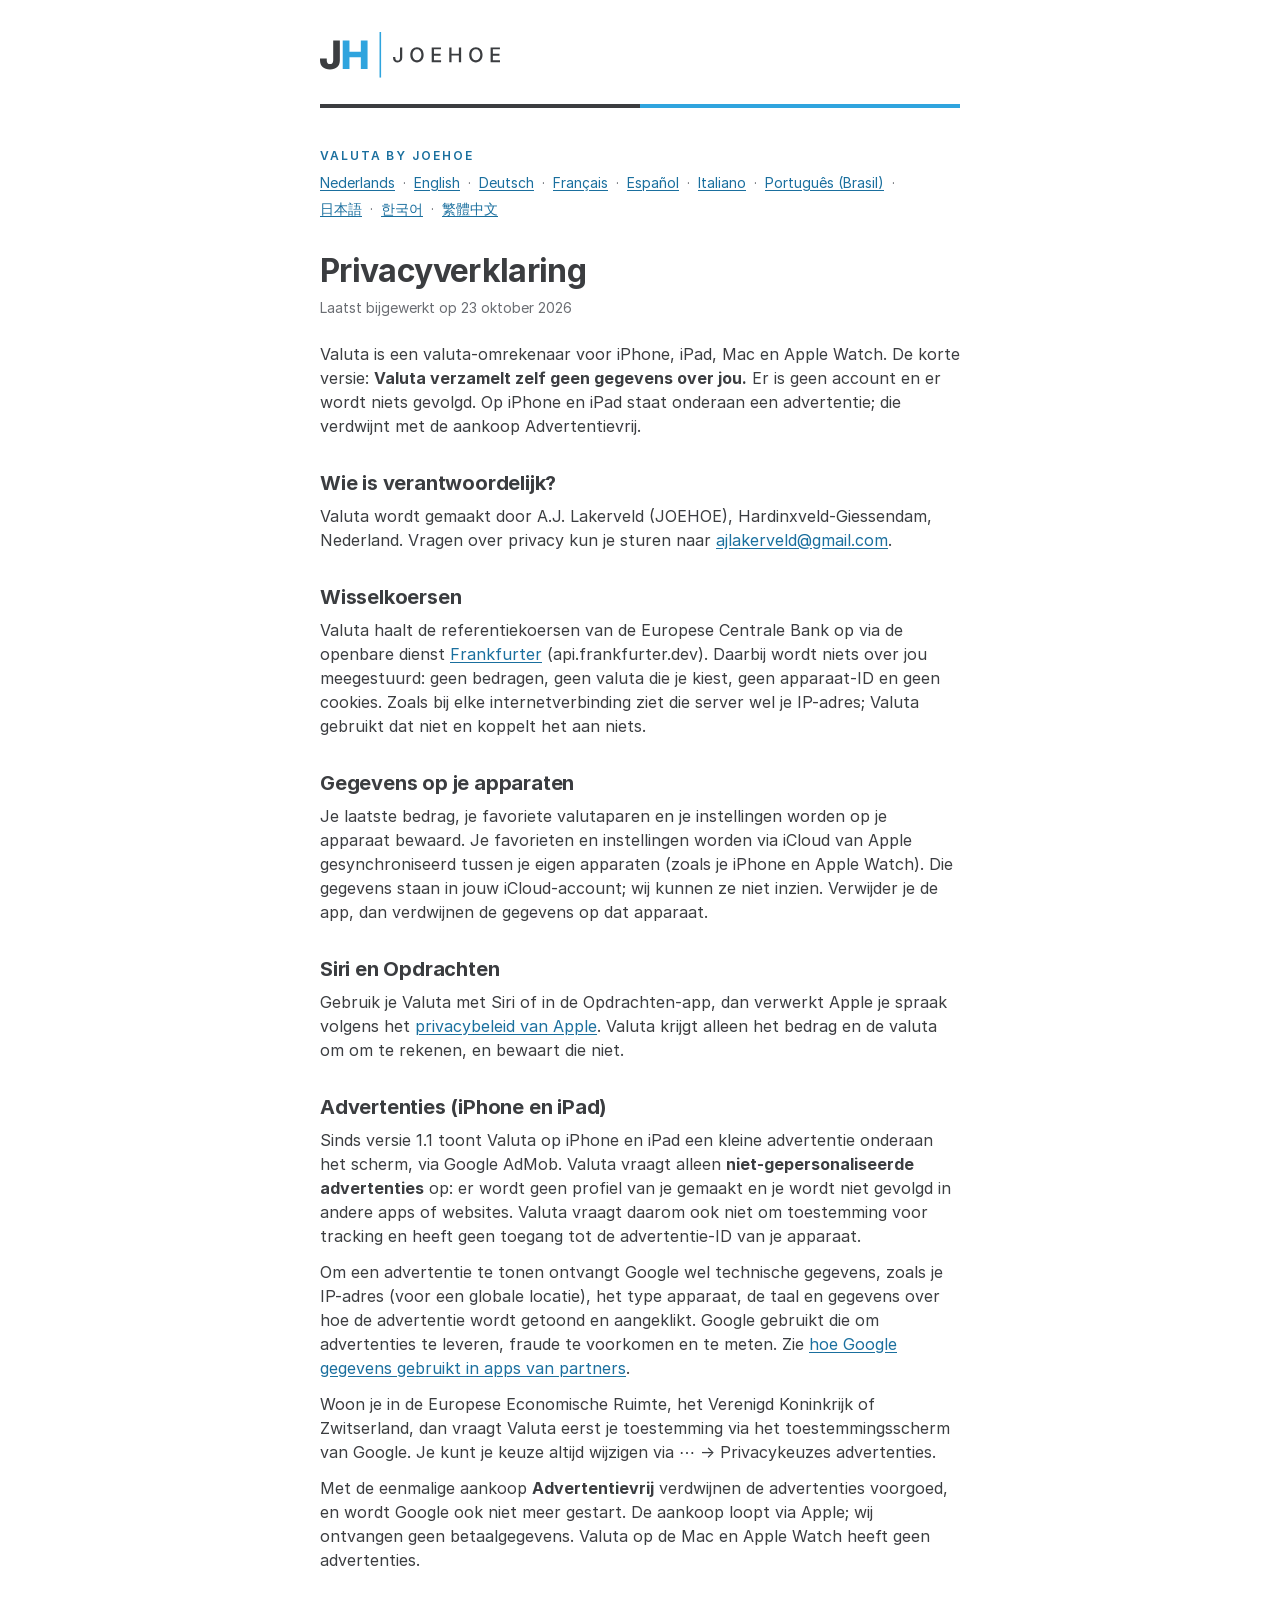
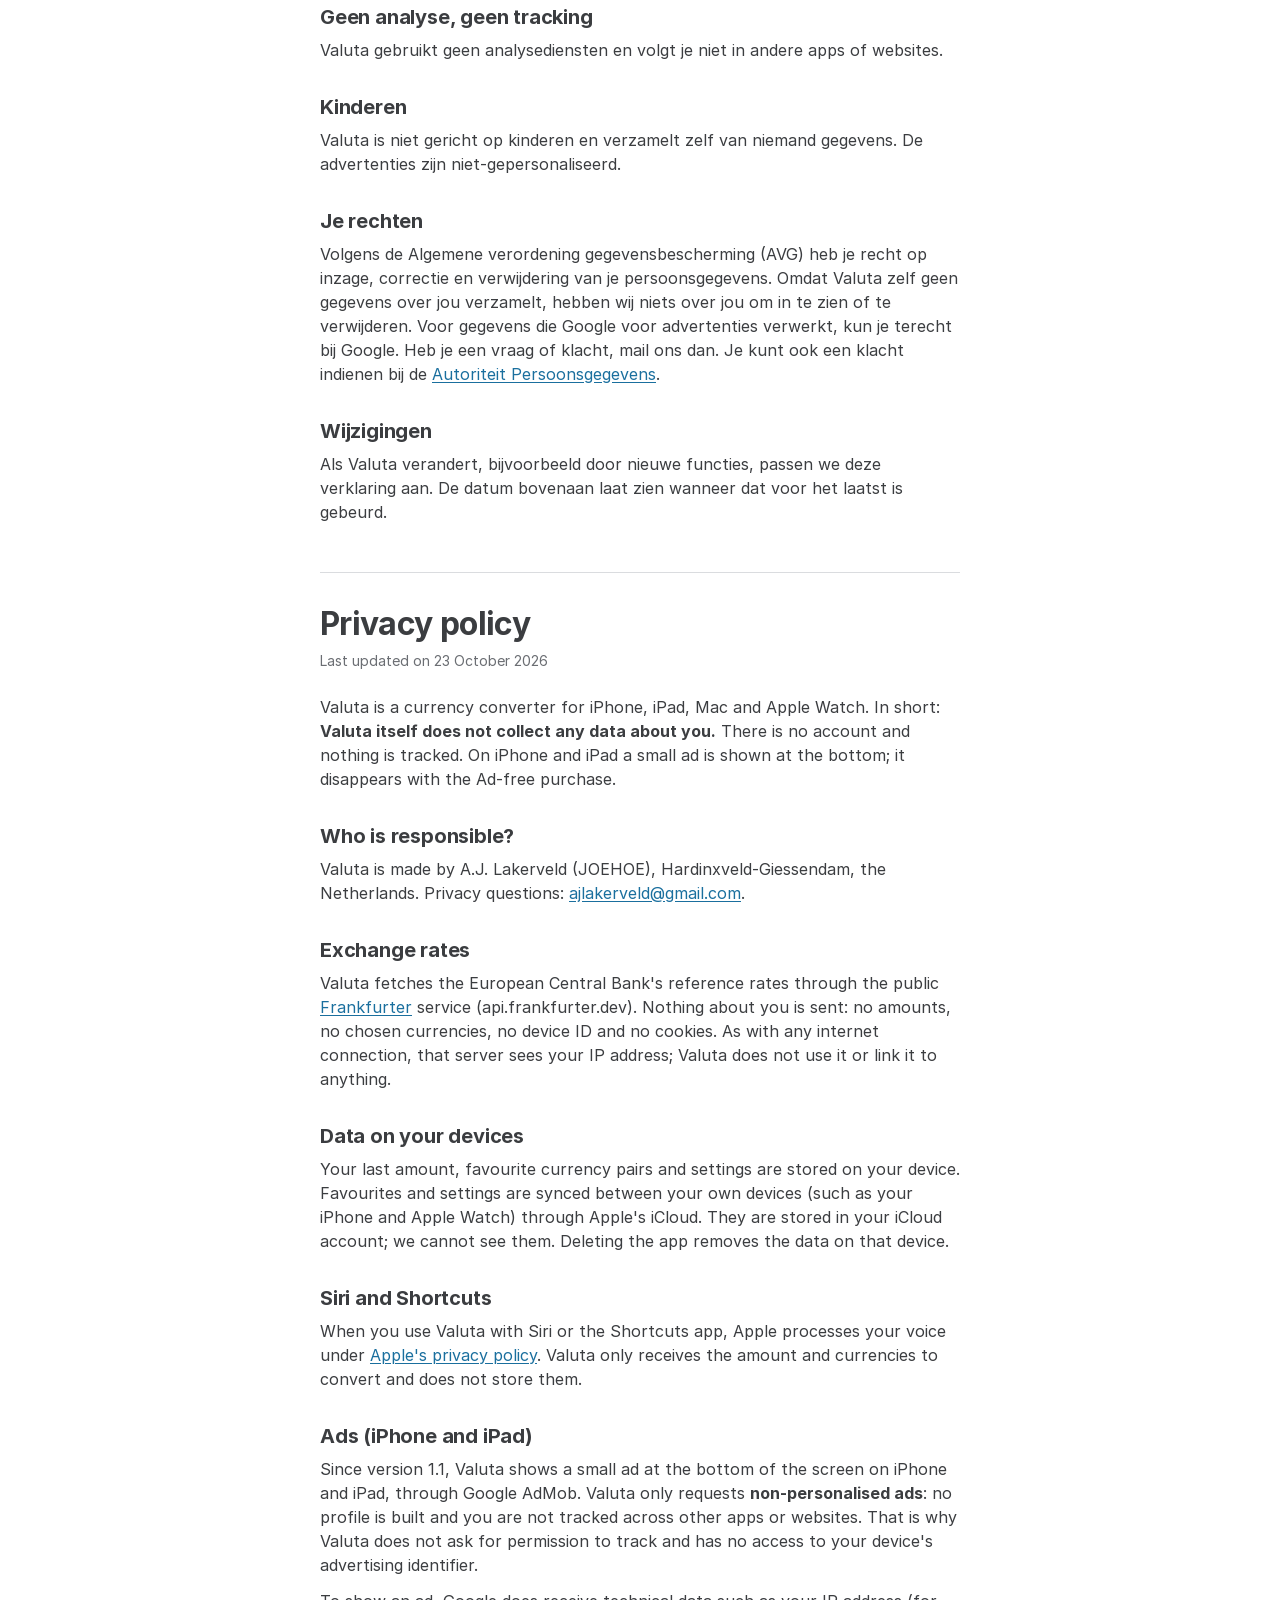
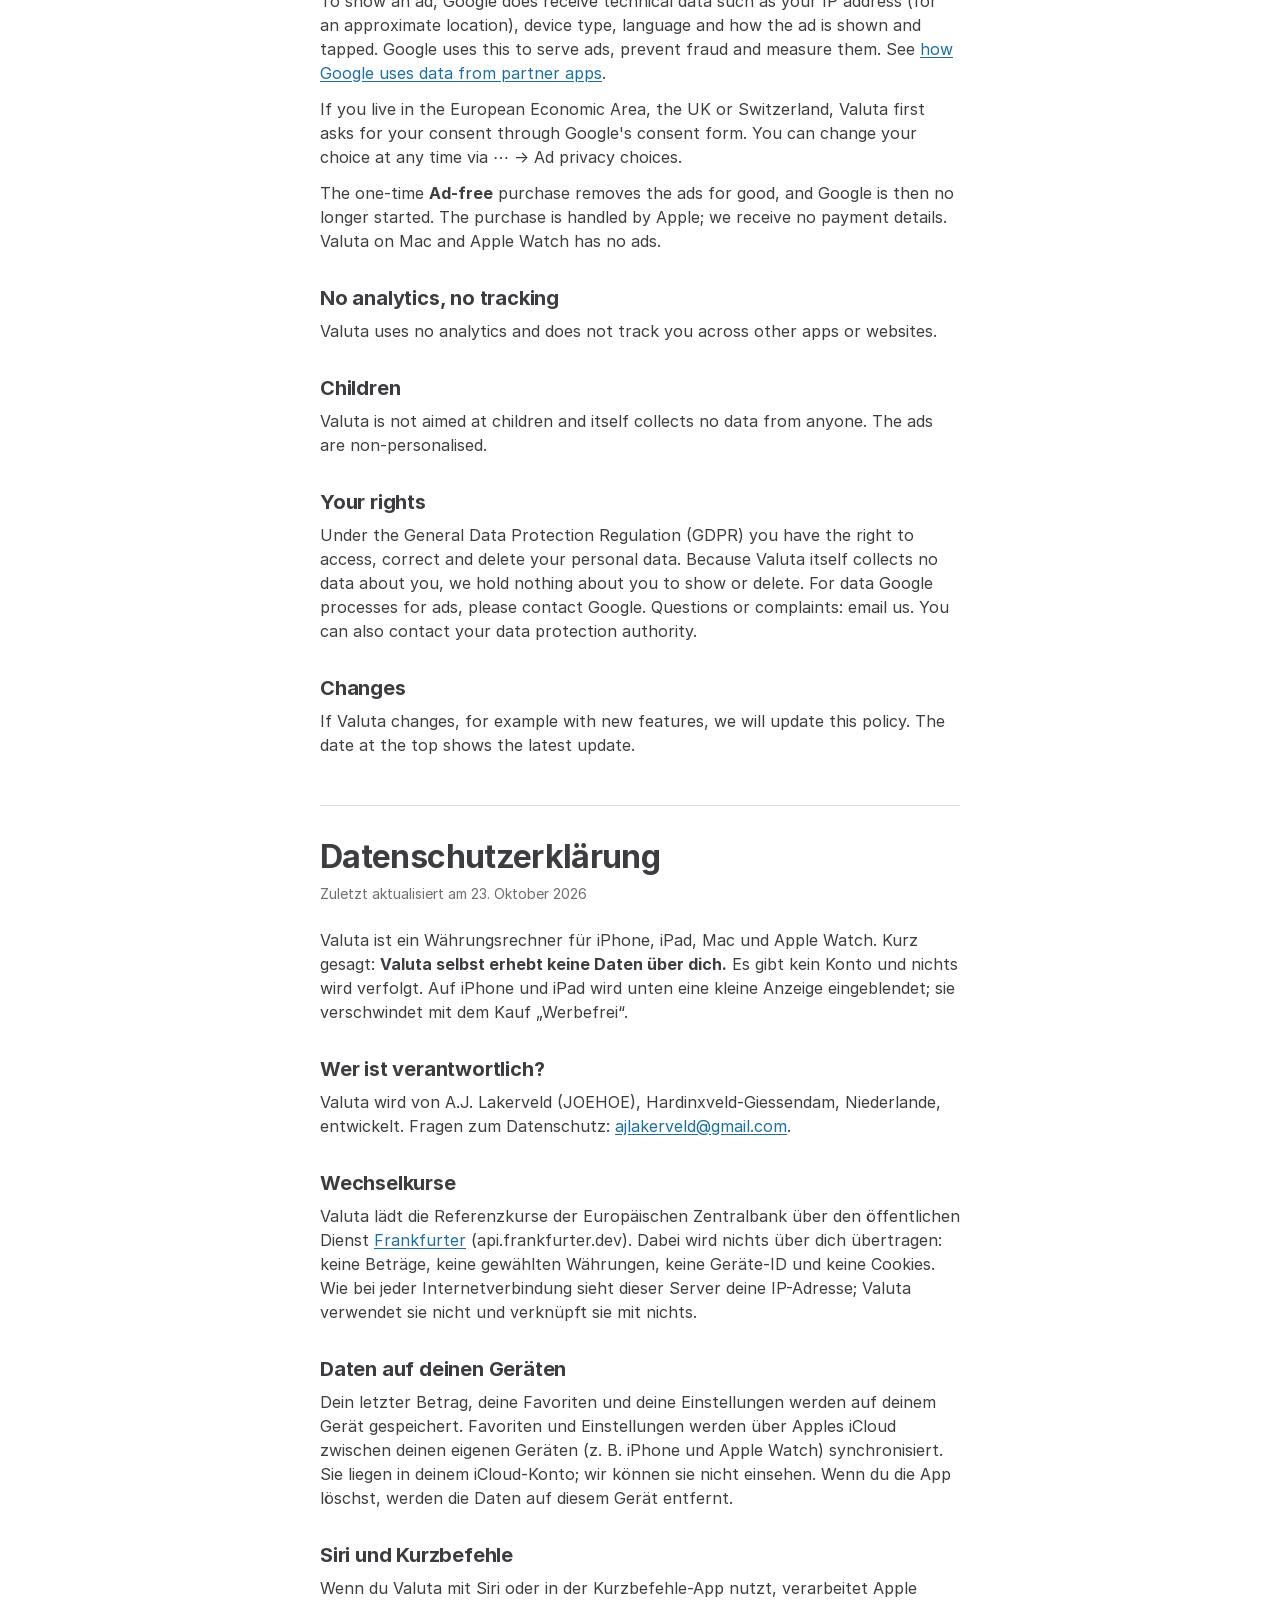
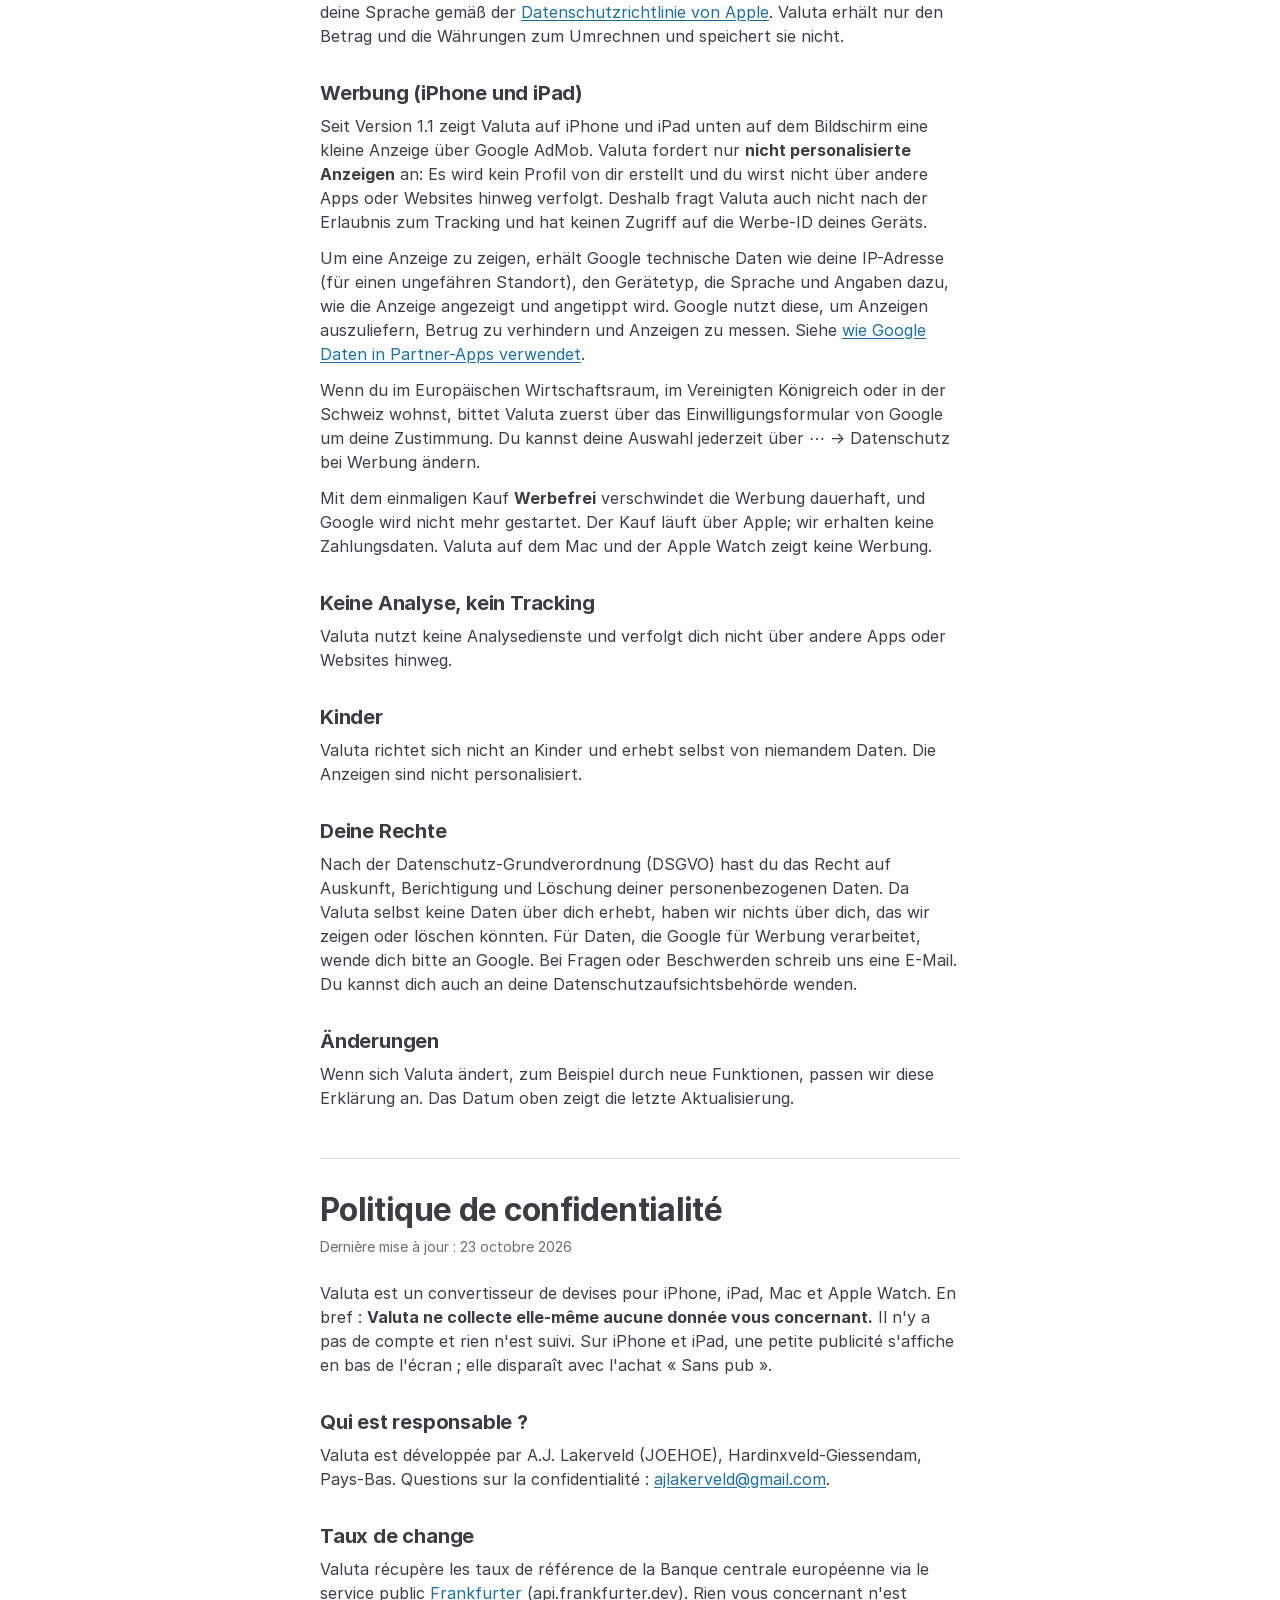
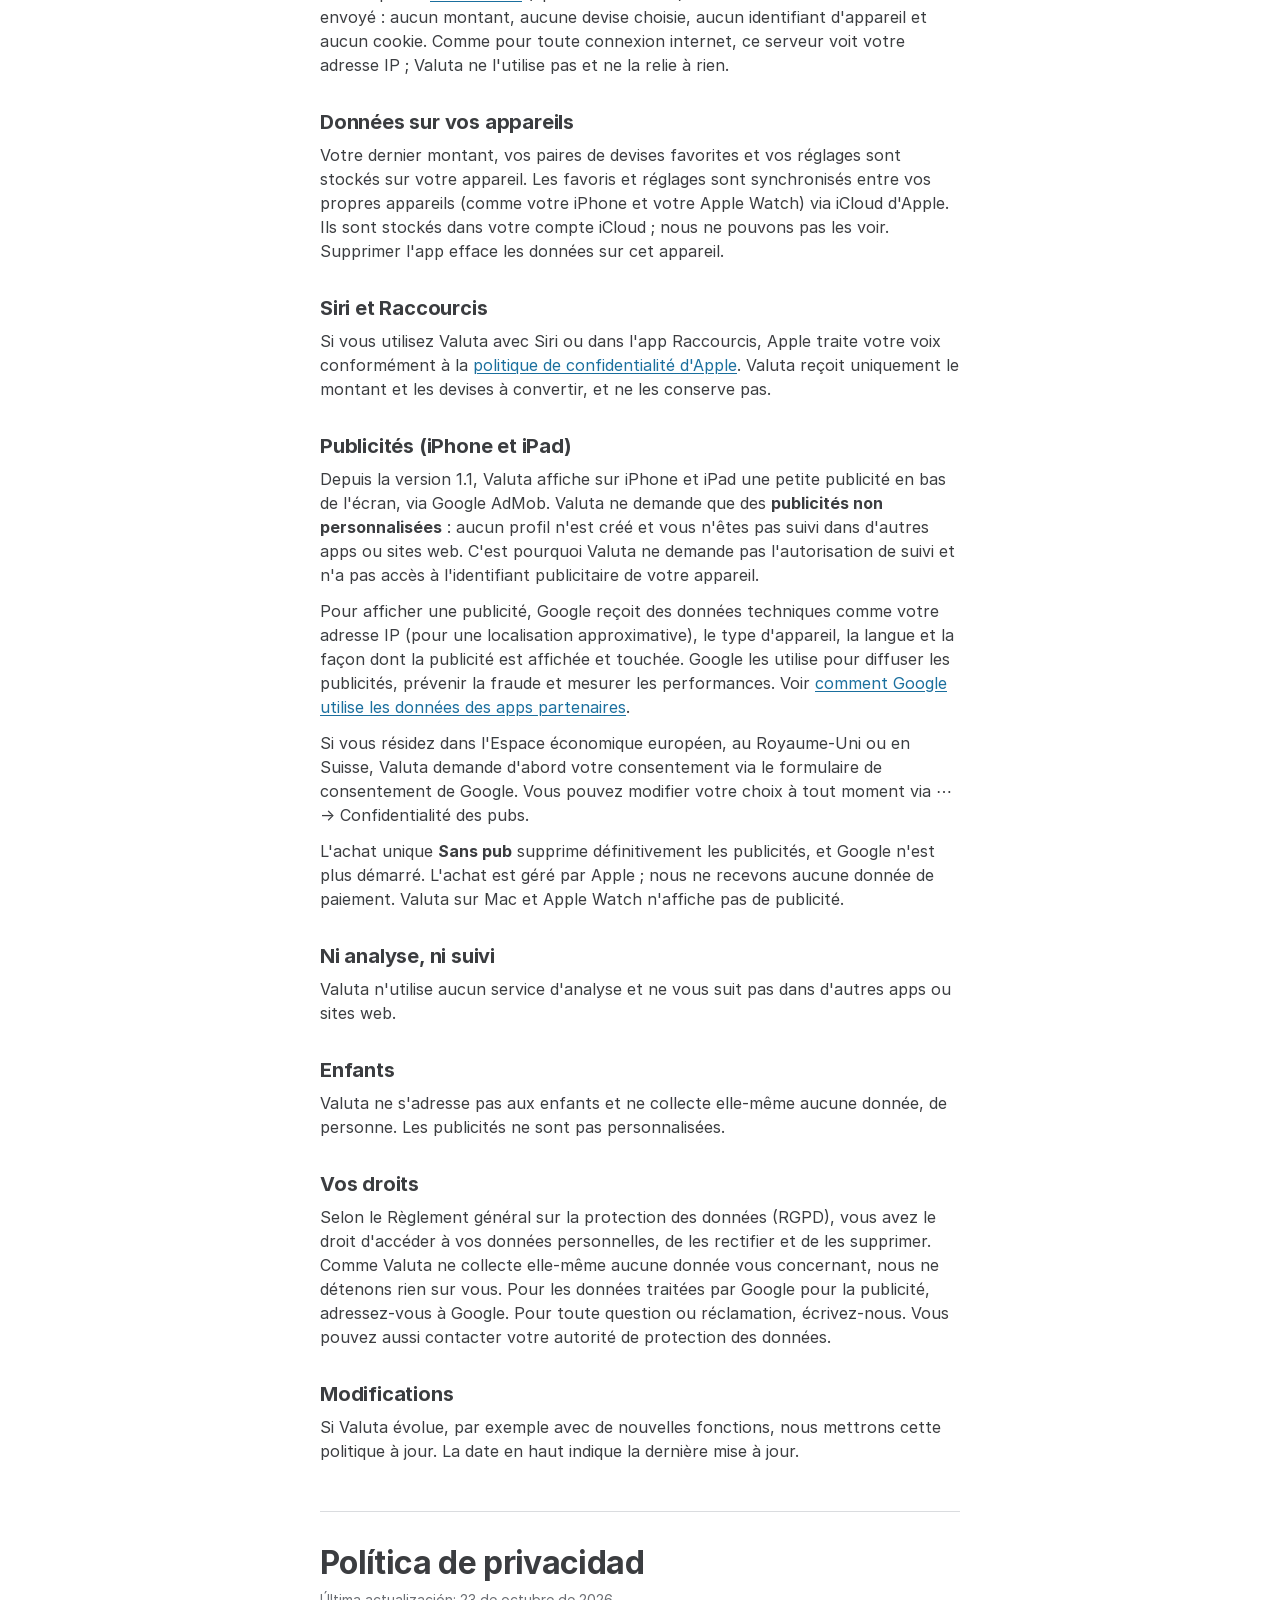
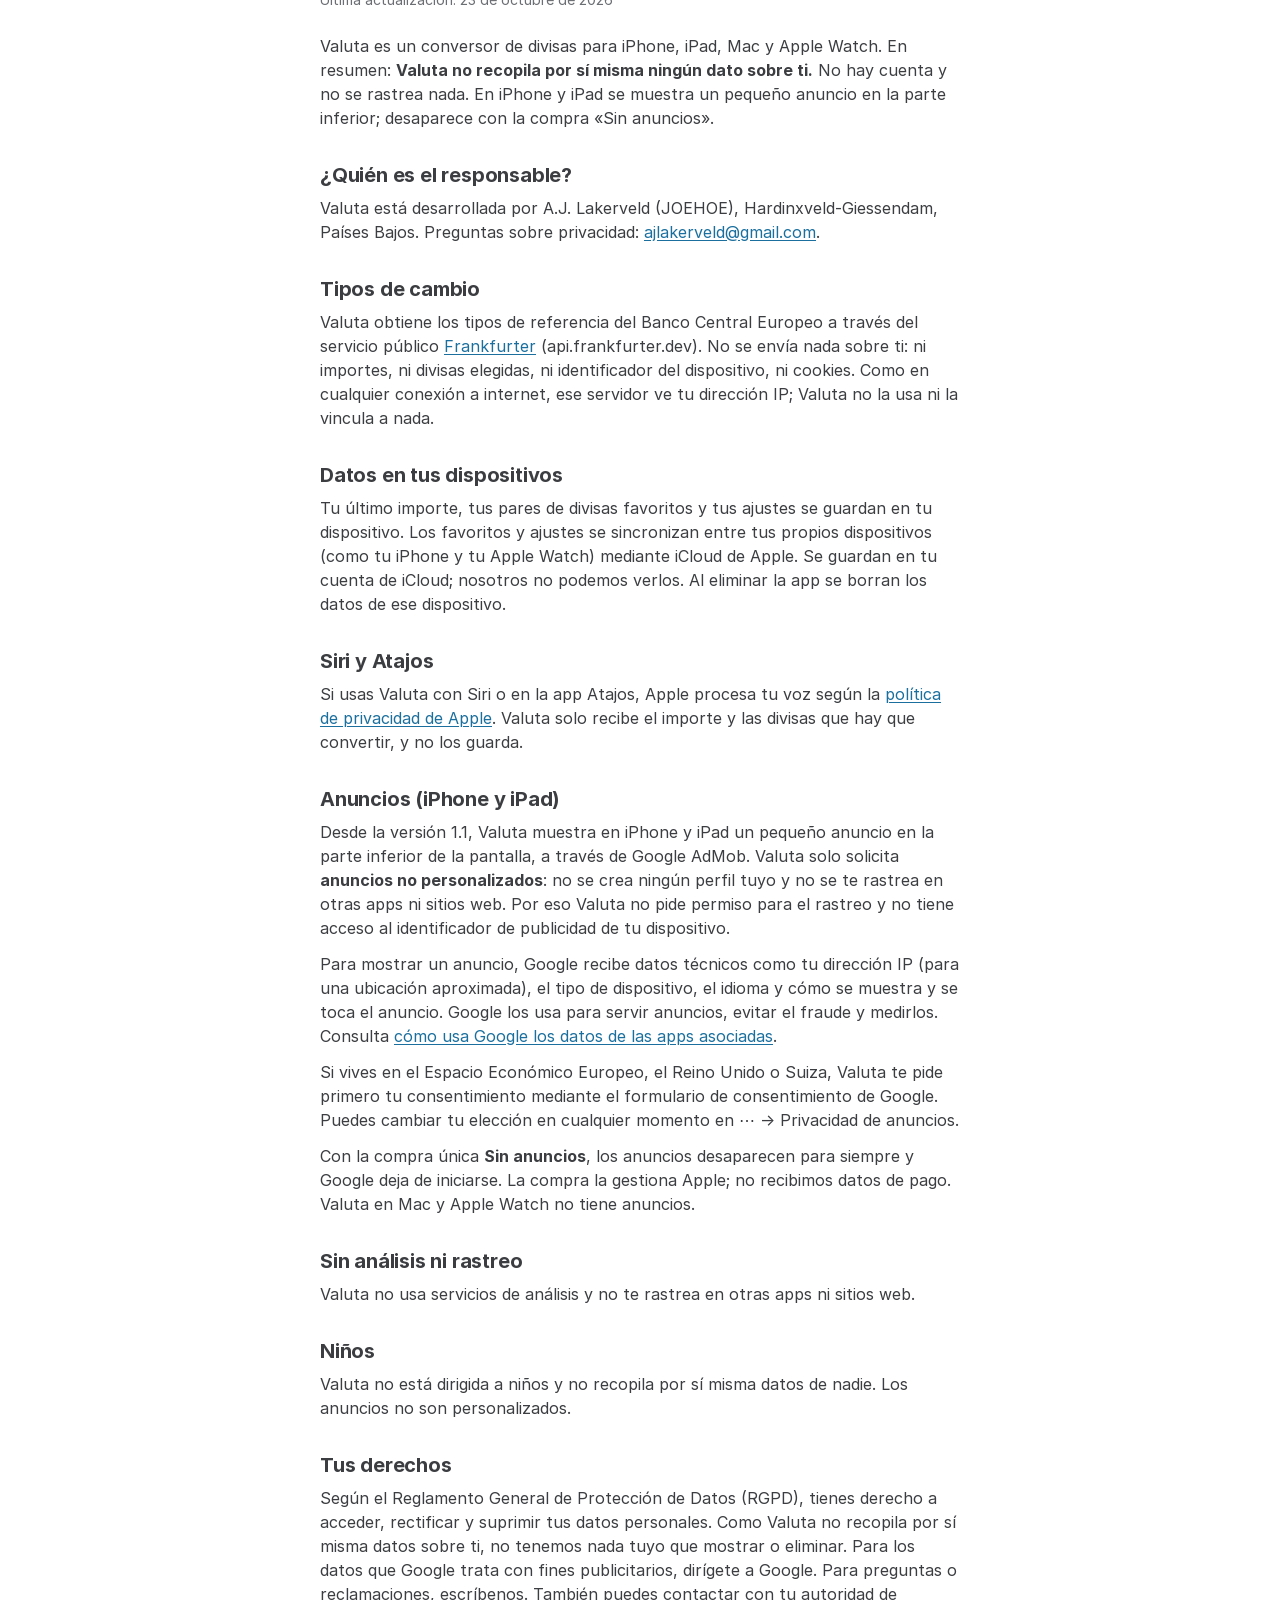
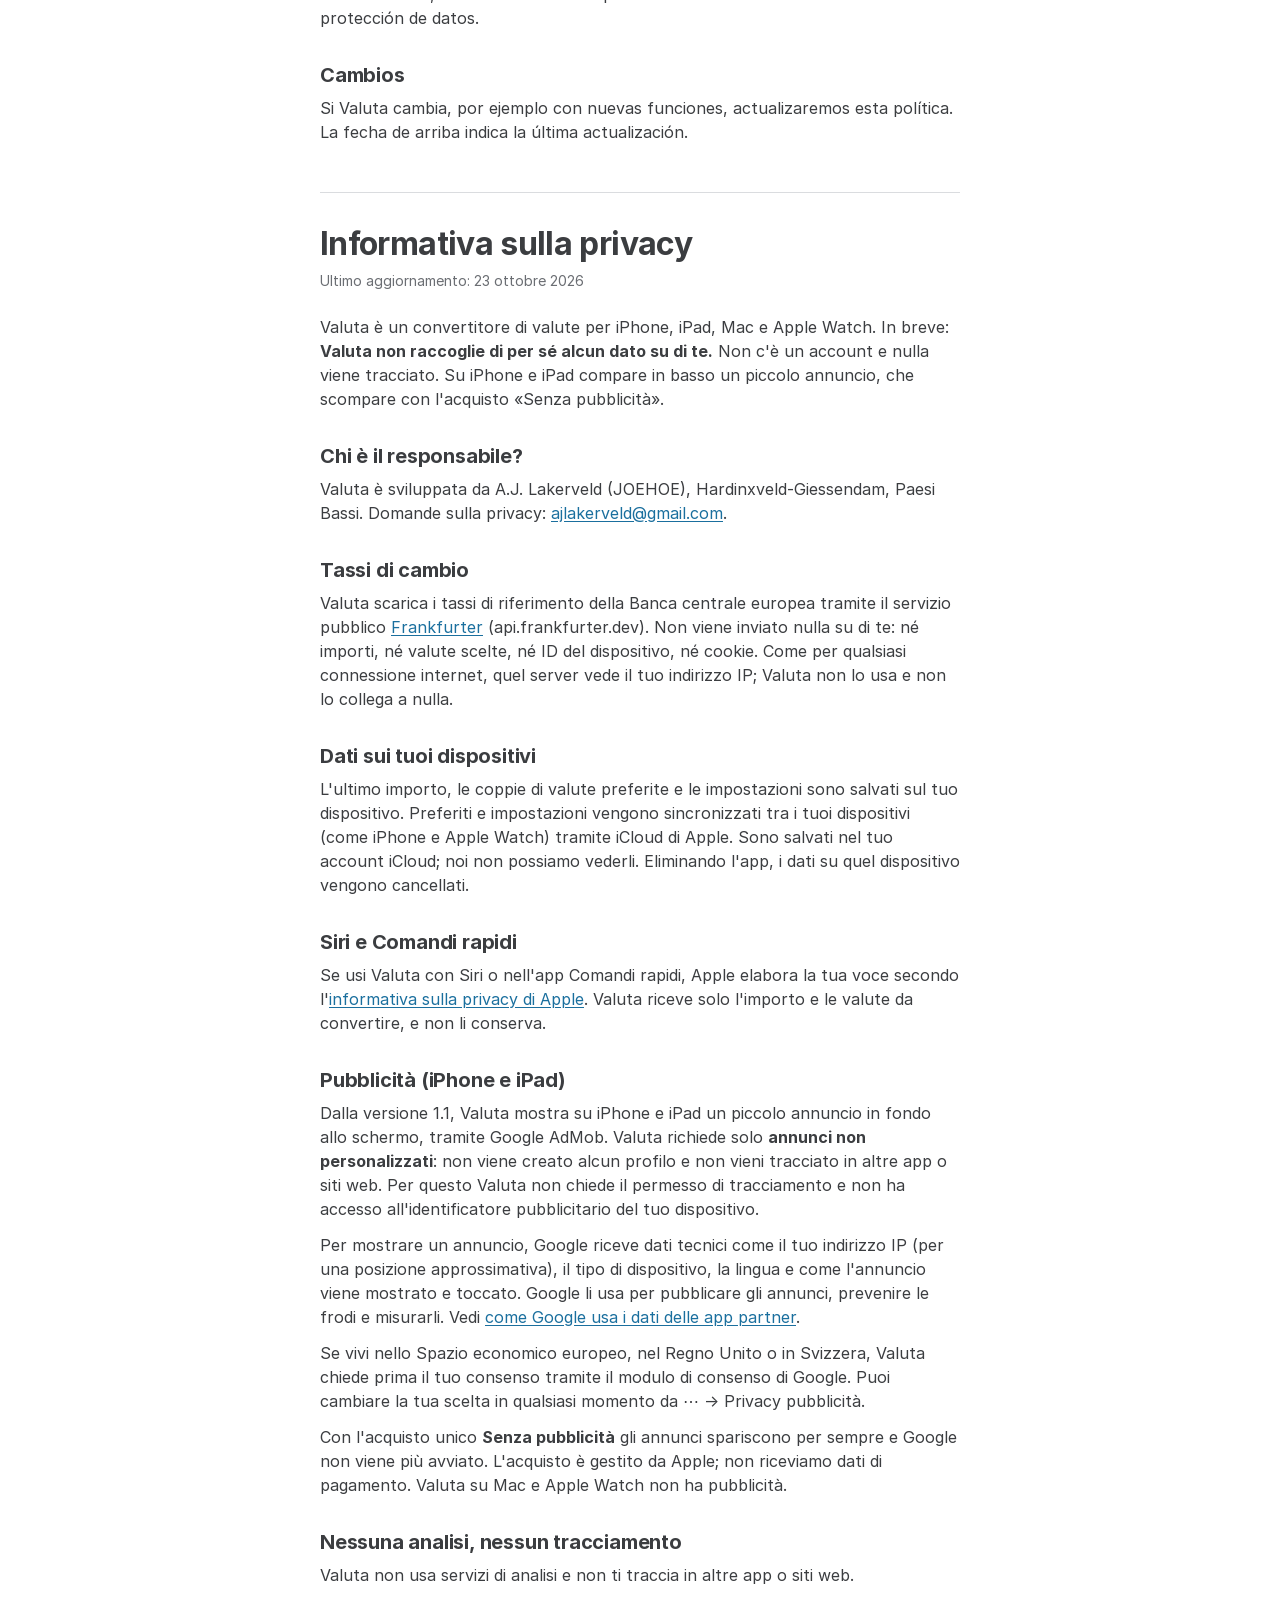
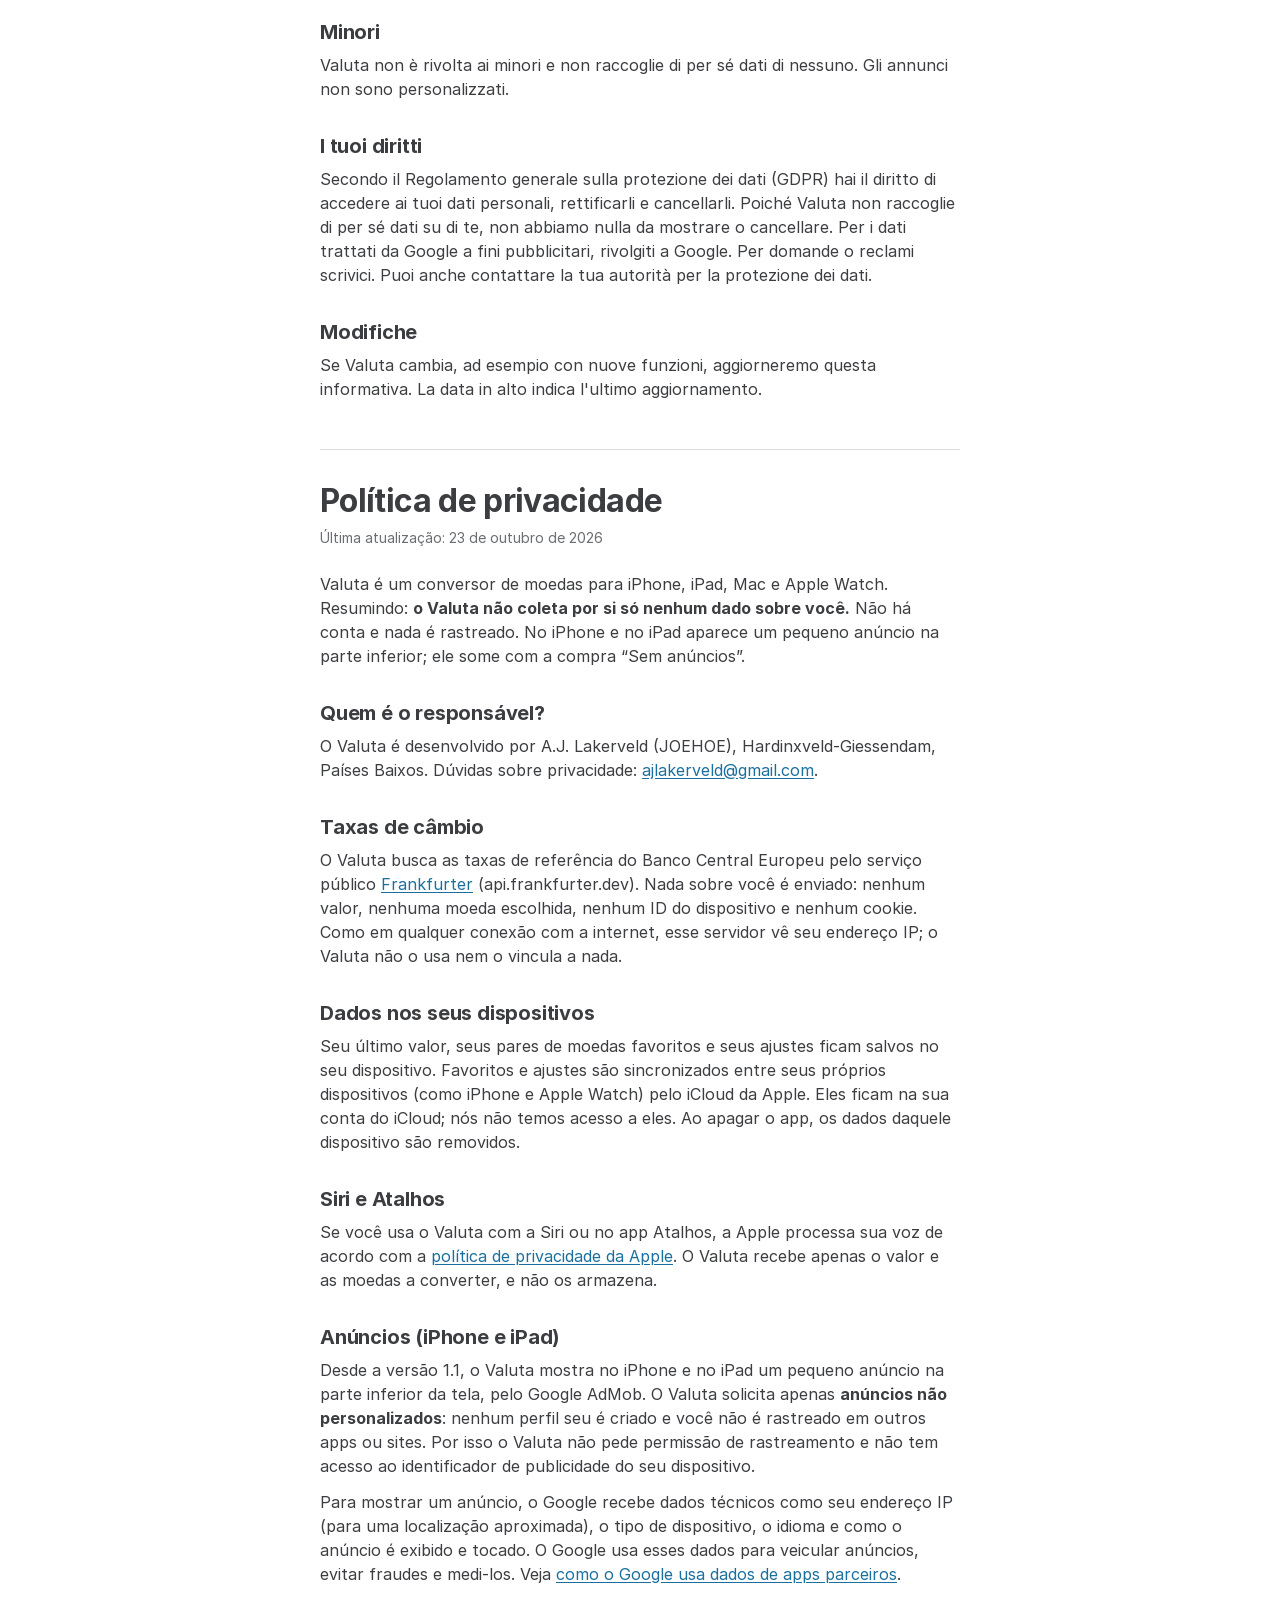
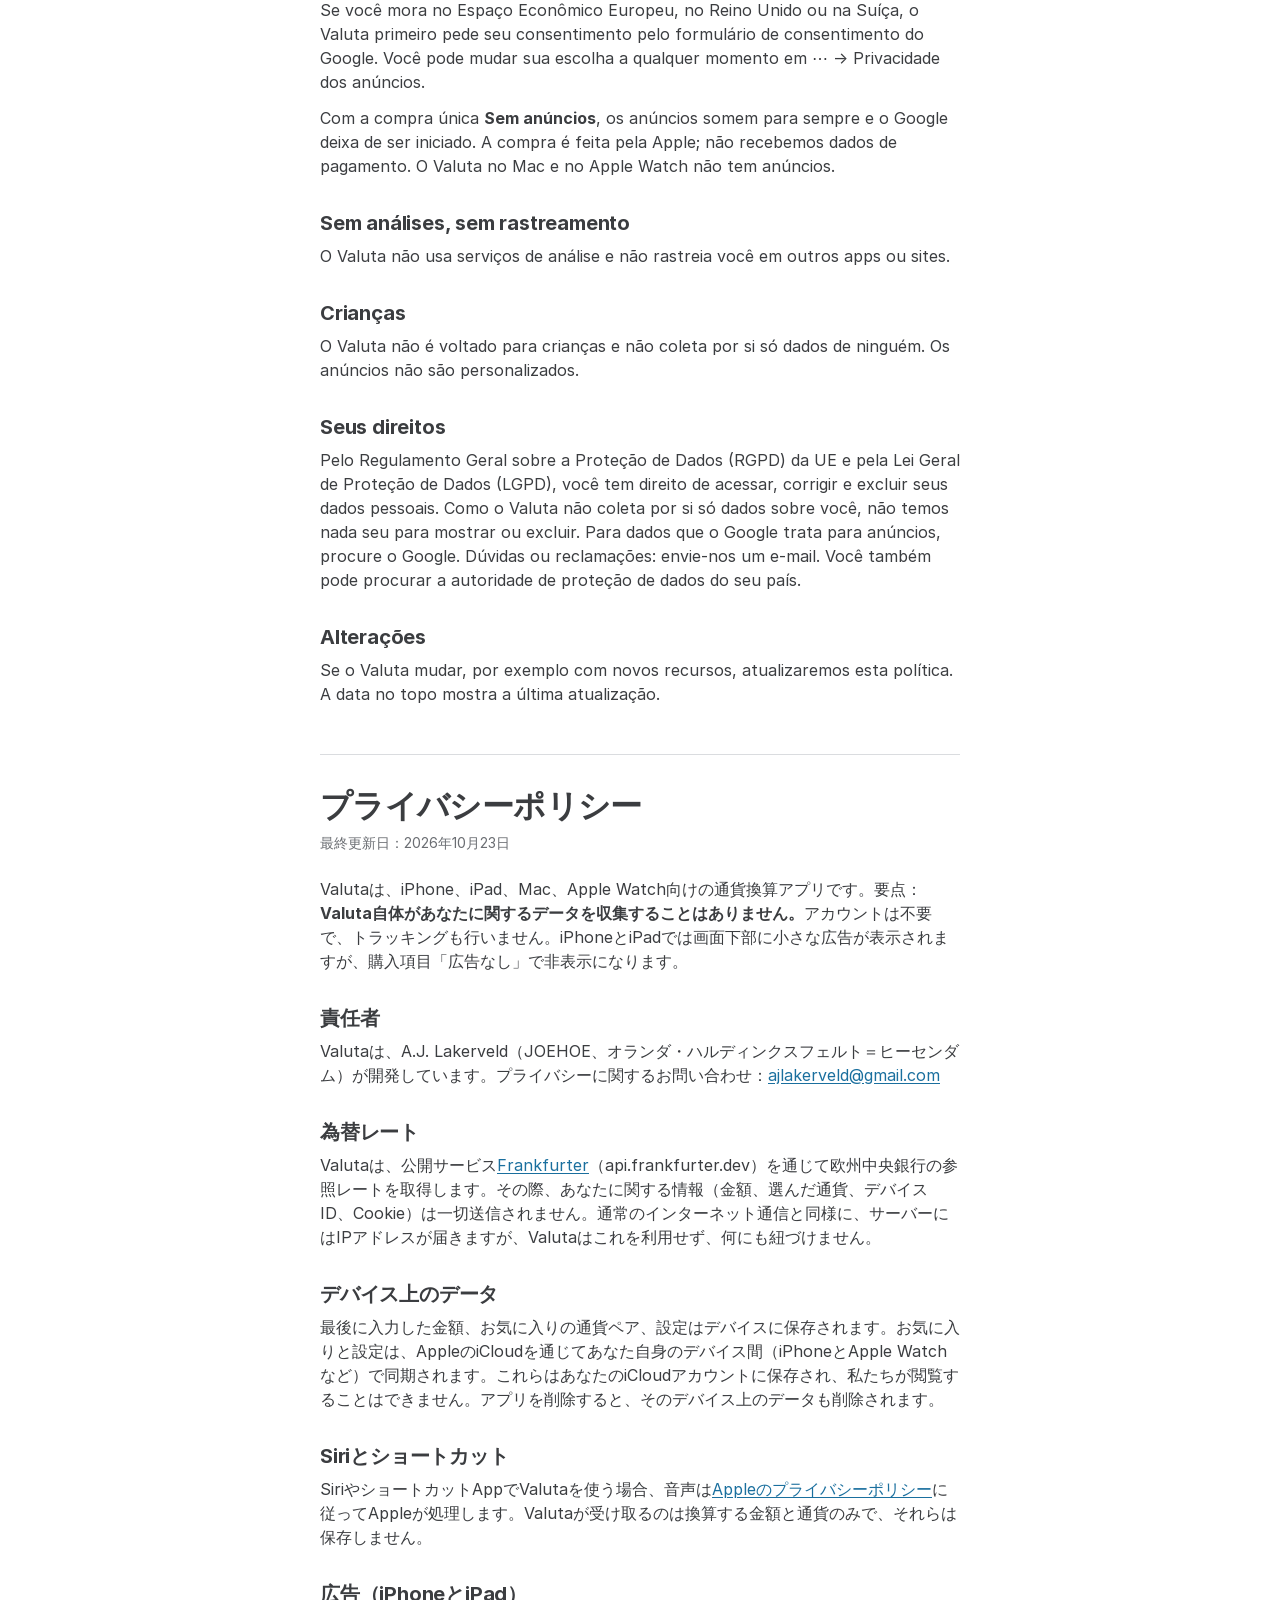
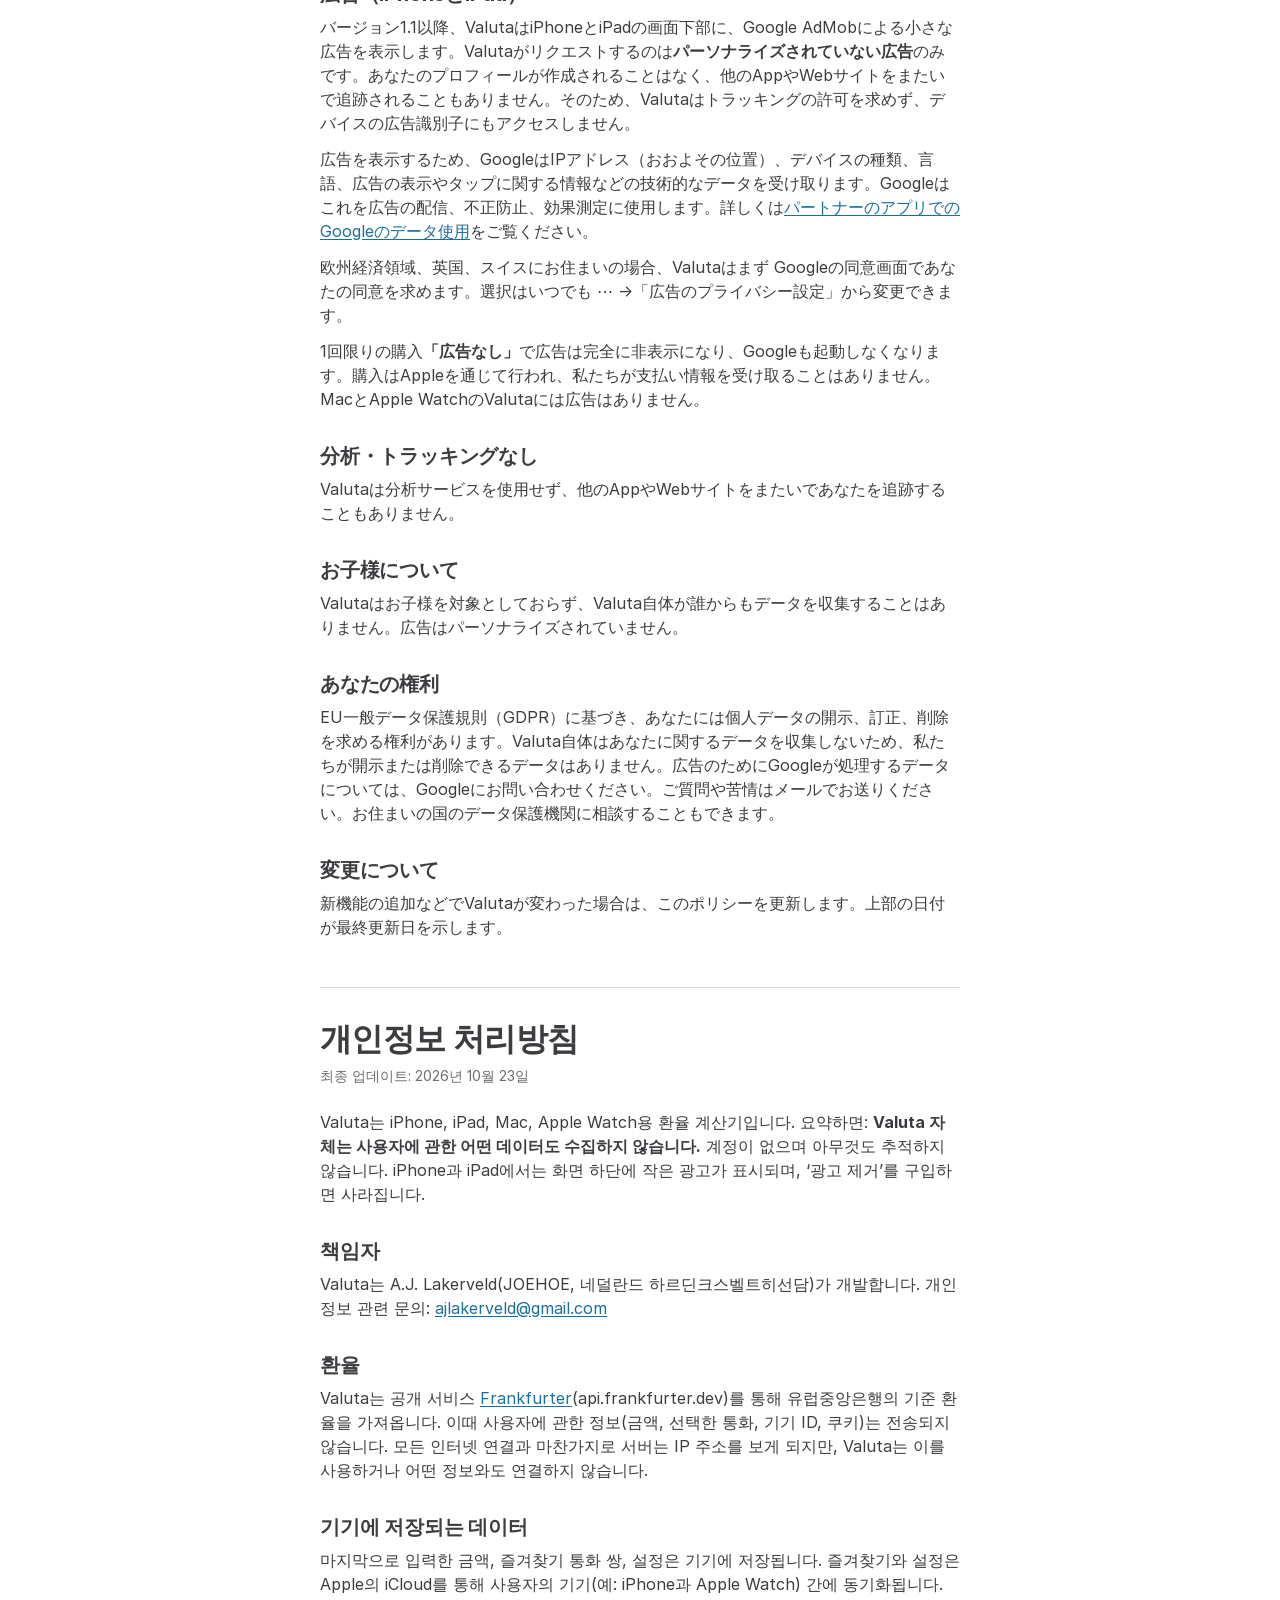
<file: valuta/privacy.html>
<!doctype html>
<html lang="nl">
<head>
<meta charset="utf-8">
<meta name="viewport" content="width=device-width, initial-scale=1">
<title>Privacy – Valuta by JOEHOE</title>
<link rel="preload" href="../fonts/Inter-Regular.woff2" as="font" type="font/woff2" crossorigin>
<link rel="stylesheet" href="../style.css">
</head>
<body>
<header class="site-header">
  <a href="../index.html" class="logo-link" aria-label="JOEHOE – home"><svg class="logo" viewBox="0 0 459.82 116.41" role="img" aria-label="JOEHOE"><path class="logo-inkt" d="M25.48828125 95.558515625C41.357421875 95.558515625 50.68359375 87.20890625 50.68359375 72.218671875V21.828046875H33.69140625V72.511640625C33.69140625 78.81046875 30.615234375 81.93546875 25.48828125 81.93546875C20.3125 81.93546875 17.236328125 78.81046875 17.236328125 72.609296875V67.921796875H0.0V72.316328125C0.0 87.20890625 9.423828125 95.558515625 25.48828125 95.558515625Z"/><path class="logo-blauw" d="M58.01171875 94.581953125H75.248046875V64.455H104.30078125V94.581953125H121.48828125V21.828046875H104.30078125V50.3925H75.248046875V21.828046875H58.01171875Z"/><rect class="logo-blauw" x="152.05" y="0" width="4" height="116.41"/><path class="logo-inkt" d="M198.364140625 77.628828125C205.422734375 77.628828125 210.06921875 73.49015625 210.06921875 66.101484375V39.288984375H204.305546875V66.152265625C204.305546875 70.44328125 201.94421875 72.7284375 198.364140625 72.7284375C194.7840625 72.7284375 192.422734375 70.44328125 192.422734375 66.152265625V64.019453125H186.60828125V66.126875C186.60828125 73.49015625 191.305546875 77.628828125 198.364140625 77.628828125ZM247.735703125 77.628828125C257.536484375 77.628828125 264.7728125 70.316328125 264.7728125 58.230390625C264.7728125 46.093671875 257.536484375 38.781171875 247.735703125 38.781171875C237.90953125 38.781171875 230.6478125 46.093671875 230.6478125 58.230390625C230.6478125 70.316328125 237.90953125 77.628828125 247.735703125 77.628828125ZM247.735703125 72.347578125C241.235703125 72.347578125 236.38609375 67.371015625 236.38609375 58.230390625C236.38609375 49.064375 241.235703125 44.062421875 247.735703125 44.062421875C254.184921875 44.062421875 259.03453125 49.038984375 259.03453125 58.230390625C259.03453125 67.371015625 254.184921875 72.347578125 247.735703125 72.347578125ZM285.35140624999997 77.121015625H309.32015624999997V72.144453125H291.14046874999997V60.49015625H307.89828124999997V55.538984375H291.14046874999997V44.265546875H309.16781249999997V39.288984375H285.35140624999997ZM330.22882812499995 77.121015625H336.01789062499995V60.261640625H354.75617187499995V77.121015625H360.57062499999995V39.288984375H354.75617187499995V55.285078125H336.01789062499995V39.288984375H330.22882812499995ZM398.23710937499993 77.628828125C408.03789062499993 77.628828125 415.27421874999993 70.316328125 415.27421874999993 58.230390625C415.27421874999993 46.093671875 408.03789062499993 38.781171875 398.23710937499993 38.781171875C388.41093749999993 38.781171875 381.14921874999993 46.093671875 381.14921874999993 58.230390625C381.14921874999993 70.316328125 388.41093749999993 77.628828125 398.23710937499993 77.628828125ZM398.23710937499993 72.347578125C391.73710937499993 72.347578125 386.88749999999993 67.371015625 386.88749999999993 58.230390625C386.88749999999993 49.064375 391.73710937499993 44.062421875 398.23710937499993 44.062421875C404.68632812499993 44.062421875 409.53593749999993 49.038984375 409.53593749999993 58.230390625C409.53593749999993 67.371015625 404.68632812499993 72.347578125 398.23710937499993 72.347578125ZM435.8528124999999 77.121015625H459.8215624999999V72.144453125H441.6418749999999V60.49015625H458.3996874999999V55.538984375H441.6418749999999V44.265546875H459.6692187499999V39.288984375H435.8528124999999Z"/></svg></a>
</header>
<div class="duo-lijn" aria-hidden="true"></div>
<main>
<p class="label">Valuta by JOEHOE</p>
<nav class="taalkeuze" aria-label="Taal / Language">
<a href="#nl" lang="nl" hreflang="nl">Nederlands</a>
<a href="#en" lang="en" hreflang="en">English</a>
<a href="#de" lang="de" hreflang="de">Deutsch</a>
<a href="#fr" lang="fr" hreflang="fr">Français</a>
<a href="#es" lang="es" hreflang="es">Español</a>
<a href="#it" lang="it" hreflang="it">Italiano</a>
<a href="#pt-br" lang="pt-BR" hreflang="pt-BR">Português (Brasil)</a>
<a href="#ja" lang="ja" hreflang="ja">日本語</a>
<a href="#ko" lang="ko" hreflang="ko">한국어</a>
<a href="#zh-hant" lang="zh-Hant" hreflang="zh-Hant">繁體中文</a>
</nav>

<section id="nl" lang="nl">
<h1>Privacyverklaring</h1>
<p class="meta">Laatst bijgewerkt op 23 oktober 2026</p>
<p>Valuta is een valuta-omrekenaar voor iPhone, iPad, Mac en Apple Watch. De korte versie: <strong>Valuta verzamelt zelf geen gegevens over jou.</strong> Er is geen account en er wordt niets gevolgd. Op iPhone en iPad staat onderaan een advertentie; die verdwijnt met de aankoop Advertentievrij.</p>
<h2>Wie is verantwoordelijk?</h2>
<p>Valuta wordt gemaakt door A.J. Lakerveld (JOEHOE), Hardinxveld-Giessendam, Nederland. Vragen over privacy kun je sturen naar <a href="mailto:ajlakerveld@gmail.com">ajlakerveld@gmail.com</a>.</p>
<h2>Wisselkoersen</h2>
<p>Valuta haalt de referentiekoersen van de Europese Centrale Bank op via de openbare dienst <a href="https://frankfurter.dev">Frankfurter</a> (api.frankfurter.dev). Daarbij wordt niets over jou meegestuurd: geen bedragen, geen valuta die je kiest, geen apparaat-ID en geen cookies. Zoals bij elke internetverbinding ziet die server wel je IP-adres; Valuta gebruikt dat niet en koppelt het aan niets.</p>
<h2>Gegevens op je apparaten</h2>
<p>Je laatste bedrag, je favoriete valutaparen en je instellingen worden op je apparaat bewaard. Je favorieten en instellingen worden via iCloud van Apple gesynchroniseerd tussen je eigen apparaten (zoals je iPhone en Apple Watch). Die gegevens staan in jouw iCloud-account; wij kunnen ze niet inzien. Verwijder je de app, dan verdwijnen de gegevens op dat apparaat.</p>
<h2>Siri en Opdrachten</h2>
<p>Gebruik je Valuta met Siri of in de Opdrachten-app, dan verwerkt Apple je spraak volgens het <a href="https://www.apple.com/nl/legal/privacy/">privacybeleid van Apple</a>. Valuta krijgt alleen het bedrag en de valuta om om te rekenen, en bewaart die niet.</p>
<h2>Advertenties (iPhone en iPad)</h2>
<p>Sinds versie 1.1 toont Valuta op iPhone en iPad een kleine advertentie onderaan het scherm, via Google AdMob. Valuta vraagt alleen <strong>niet-gepersonaliseerde advertenties</strong> op: er wordt geen profiel van je gemaakt en je wordt niet gevolgd in andere apps of websites. Valuta vraagt daarom ook niet om toestemming voor tracking en heeft geen toegang tot de advertentie-ID van je apparaat.</p>
<p>Om een advertentie te tonen ontvangt Google wel technische gegevens, zoals je IP-adres (voor een globale locatie), het type apparaat, de taal en gegevens over hoe de advertentie wordt getoond en aangeklikt. Google gebruikt die om advertenties te leveren, fraude te voorkomen en te meten. Zie <a href="https://policies.google.com/technologies/partner-sites">hoe Google gegevens gebruikt in apps van partners</a>.</p>
<p>Woon je in de Europese Economische Ruimte, het Verenigd Koninkrijk of Zwitserland, dan vraagt Valuta eerst je toestemming via het toestemmingsscherm van Google. Je kunt je keuze altijd wijzigen via ⋯ → Privacykeuzes advertenties.</p>
<p>Met de eenmalige aankoop <strong>Advertentievrij</strong> verdwijnen de advertenties voorgoed, en wordt Google ook niet meer gestart. De aankoop loopt via Apple; wij ontvangen geen betaalgegevens. Valuta op de Mac en Apple Watch heeft geen advertenties.</p>
<h2>Geen analyse, geen tracking</h2>
<p>Valuta gebruikt geen analysediensten en volgt je niet in andere apps of websites.</p>
<h2>Kinderen</h2>
<p>Valuta is niet gericht op kinderen en verzamelt zelf van niemand gegevens. De advertenties zijn niet-gepersonaliseerd.</p>
<h2>Je rechten</h2>
<p>Volgens de Algemene verordening gegevensbescherming (AVG) heb je recht op inzage, correctie en verwijdering van je persoonsgegevens. Omdat Valuta zelf geen gegevens over jou verzamelt, hebben wij niets over jou om in te zien of te verwijderen. Voor gegevens die Google voor advertenties verwerkt, kun je terecht bij Google. Heb je een vraag of klacht, mail ons dan. Je kunt ook een klacht indienen bij de <a href="https://www.autoriteitpersoonsgegevens.nl">Autoriteit Persoonsgegevens</a>.</p>
<h2>Wijzigingen</h2>
<p>Als Valuta verandert, bijvoorbeeld door nieuwe functies, passen we deze verklaring aan. De datum bovenaan laat zien wanneer dat voor het laatst is gebeurd.</p>
</section>

<hr>

<section id="en" lang="en">
<h1 id="english">Privacy policy</h1>
<p class="meta">Last updated on 23 October 2026</p>
<p>Valuta is a currency converter for iPhone, iPad, Mac and Apple Watch. In short: <strong>Valuta itself does not collect any data about you.</strong> There is no account and nothing is tracked. On iPhone and iPad a small ad is shown at the bottom; it disappears with the Ad-free purchase.</p>
<h2>Who is responsible?</h2>
<p>Valuta is made by A.J. Lakerveld (JOEHOE), Hardinxveld-Giessendam, the Netherlands. Privacy questions: <a href="mailto:ajlakerveld@gmail.com">ajlakerveld@gmail.com</a>.</p>
<h2>Exchange rates</h2>
<p>Valuta fetches the European Central Bank's reference rates through the public <a href="https://frankfurter.dev">Frankfurter</a> service (api.frankfurter.dev). Nothing about you is sent: no amounts, no chosen currencies, no device ID and no cookies. As with any internet connection, that server sees your IP address; Valuta does not use it or link it to anything.</p>
<h2>Data on your devices</h2>
<p>Your last amount, favourite currency pairs and settings are stored on your device. Favourites and settings are synced between your own devices (such as your iPhone and Apple Watch) through Apple's iCloud. They are stored in your iCloud account; we cannot see them. Deleting the app removes the data on that device.</p>
<h2>Siri and Shortcuts</h2>
<p>When you use Valuta with Siri or the Shortcuts app, Apple processes your voice under <a href="https://www.apple.com/legal/privacy/">Apple's privacy policy</a>. Valuta only receives the amount and currencies to convert and does not store them.</p>
<h2>Ads (iPhone and iPad)</h2>
<p>Since version 1.1, Valuta shows a small ad at the bottom of the screen on iPhone and iPad, through Google AdMob. Valuta only requests <strong>non-personalised ads</strong>: no profile is built and you are not tracked across other apps or websites. That is why Valuta does not ask for permission to track and has no access to your device's advertising identifier.</p>
<p>To show an ad, Google does receive technical data such as your IP address (for an approximate location), device type, language and how the ad is shown and tapped. Google uses this to serve ads, prevent fraud and measure them. See <a href="https://policies.google.com/technologies/partner-sites">how Google uses data from partner apps</a>.</p>
<p>If you live in the European Economic Area, the UK or Switzerland, Valuta first asks for your consent through Google's consent form. You can change your choice at any time via ⋯ → Ad privacy choices.</p>
<p>The one-time <strong>Ad-free</strong> purchase removes the ads for good, and Google is then no longer started. The purchase is handled by Apple; we receive no payment details. Valuta on Mac and Apple Watch has no ads.</p>
<h2>No analytics, no tracking</h2>
<p>Valuta uses no analytics and does not track you across other apps or websites.</p>
<h2>Children</h2>
<p>Valuta is not aimed at children and itself collects no data from anyone. The ads are non-personalised.</p>
<h2>Your rights</h2>
<p>Under the General Data Protection Regulation (GDPR) you have the right to access, correct and delete your personal data. Because Valuta itself collects no data about you, we hold nothing about you to show or delete. For data Google processes for ads, please contact Google. Questions or complaints: email us. You can also contact your data protection authority.</p>
<h2>Changes</h2>
<p>If Valuta changes, for example with new features, we will update this policy. The date at the top shows the latest update.</p>
</section>

<hr>

<section id="de" lang="de">
<h1>Datenschutzerklärung</h1>
<p class="meta">Zuletzt aktualisiert am 23. Oktober 2026</p>
<p>Valuta ist ein Währungsrechner für iPhone, iPad, Mac und Apple Watch. Kurz gesagt: <strong>Valuta selbst erhebt keine Daten über dich.</strong> Es gibt kein Konto und nichts wird verfolgt. Auf iPhone und iPad wird unten eine kleine Anzeige eingeblendet; sie verschwindet mit dem Kauf „Werbefrei“.</p>
<h2>Wer ist verantwortlich?</h2>
<p>Valuta wird von A.J. Lakerveld (JOEHOE), Hardinxveld-Giessendam, Niederlande, entwickelt. Fragen zum Datenschutz: <a href="mailto:ajlakerveld@gmail.com">ajlakerveld@gmail.com</a>.</p>
<h2>Wechselkurse</h2>
<p>Valuta lädt die Referenzkurse der Europäischen Zentralbank über den öffentlichen Dienst <a href="https://frankfurter.dev">Frankfurter</a> (api.frankfurter.dev). Dabei wird nichts über dich übertragen: keine Beträge, keine gewählten Währungen, keine Geräte-ID und keine Cookies. Wie bei jeder Internetverbindung sieht dieser Server deine IP-Adresse; Valuta verwendet sie nicht und verknüpft sie mit nichts.</p>
<h2>Daten auf deinen Geräten</h2>
<p>Dein letzter Betrag, deine Favoriten und deine Einstellungen werden auf deinem Gerät gespeichert. Favoriten und Einstellungen werden über Apples iCloud zwischen deinen eigenen Geräten (z. B. iPhone und Apple Watch) synchronisiert. Sie liegen in deinem iCloud-Konto; wir können sie nicht einsehen. Wenn du die App löschst, werden die Daten auf diesem Gerät entfernt.</p>
<h2>Siri und Kurzbefehle</h2>
<p>Wenn du Valuta mit Siri oder in der Kurzbefehle-App nutzt, verarbeitet Apple deine Sprache gemäß der <a href="https://www.apple.com/legal/privacy/">Datenschutzrichtlinie von Apple</a>. Valuta erhält nur den Betrag und die Währungen zum Umrechnen und speichert sie nicht.</p>
<h2>Werbung (iPhone und iPad)</h2>
<p>Seit Version 1.1 zeigt Valuta auf iPhone und iPad unten auf dem Bildschirm eine kleine Anzeige über Google AdMob. Valuta fordert nur <strong>nicht personalisierte Anzeigen</strong> an: Es wird kein Profil von dir erstellt und du wirst nicht über andere Apps oder Websites hinweg verfolgt. Deshalb fragt Valuta auch nicht nach der Erlaubnis zum Tracking und hat keinen Zugriff auf die Werbe-ID deines Geräts.</p>
<p>Um eine Anzeige zu zeigen, erhält Google technische Daten wie deine IP-Adresse (für einen ungefähren Standort), den Gerätetyp, die Sprache und Angaben dazu, wie die Anzeige angezeigt und angetippt wird. Google nutzt diese, um Anzeigen auszuliefern, Betrug zu verhindern und Anzeigen zu messen. Siehe <a href="https://policies.google.com/technologies/partner-sites">wie Google Daten in Partner-Apps verwendet</a>.</p>
<p>Wenn du im Europäischen Wirtschaftsraum, im Vereinigten Königreich oder in der Schweiz wohnst, bittet Valuta zuerst über das Einwilligungsformular von Google um deine Zustimmung. Du kannst deine Auswahl jederzeit über ⋯ → Datenschutz bei Werbung ändern.</p>
<p>Mit dem einmaligen Kauf <strong>Werbefrei</strong> verschwindet die Werbung dauerhaft, und Google wird nicht mehr gestartet. Der Kauf läuft über Apple; wir erhalten keine Zahlungsdaten. Valuta auf dem Mac und der Apple Watch zeigt keine Werbung.</p>
<h2>Keine Analyse, kein Tracking</h2>
<p>Valuta nutzt keine Analysedienste und verfolgt dich nicht über andere Apps oder Websites hinweg.</p>
<h2>Kinder</h2>
<p>Valuta richtet sich nicht an Kinder und erhebt selbst von niemandem Daten. Die Anzeigen sind nicht personalisiert.</p>
<h2>Deine Rechte</h2>
<p>Nach der Datenschutz-Grundverordnung (DSGVO) hast du das Recht auf Auskunft, Berichtigung und Löschung deiner personenbezogenen Daten. Da Valuta selbst keine Daten über dich erhebt, haben wir nichts über dich, das wir zeigen oder löschen könnten. Für Daten, die Google für Werbung verarbeitet, wende dich bitte an Google. Bei Fragen oder Beschwerden schreib uns eine E-Mail. Du kannst dich auch an deine Datenschutzaufsichtsbehörde wenden.</p>
<h2>Änderungen</h2>
<p>Wenn sich Valuta ändert, zum Beispiel durch neue Funktionen, passen wir diese Erklärung an. Das Datum oben zeigt die letzte Aktualisierung.</p>
</section>

<hr>

<section id="fr" lang="fr">
<h1>Politique de confidentialité</h1>
<p class="meta">Dernière mise à jour : 23 octobre 2026</p>
<p>Valuta est un convertisseur de devises pour iPhone, iPad, Mac et Apple Watch. En bref : <strong>Valuta ne collecte elle-même aucune donnée vous concernant.</strong> Il n'y a pas de compte et rien n'est suivi. Sur iPhone et iPad, une petite publicité s'affiche en bas de l'écran ; elle disparaît avec l'achat « Sans pub ».</p>
<h2>Qui est responsable ?</h2>
<p>Valuta est développée par A.J. Lakerveld (JOEHOE), Hardinxveld-Giessendam, Pays-Bas. Questions sur la confidentialité : <a href="mailto:ajlakerveld@gmail.com">ajlakerveld@gmail.com</a>.</p>
<h2>Taux de change</h2>
<p>Valuta récupère les taux de référence de la Banque centrale européenne via le service public <a href="https://frankfurter.dev">Frankfurter</a> (api.frankfurter.dev). Rien vous concernant n'est envoyé : aucun montant, aucune devise choisie, aucun identifiant d'appareil et aucun cookie. Comme pour toute connexion internet, ce serveur voit votre adresse IP ; Valuta ne l'utilise pas et ne la relie à rien.</p>
<h2>Données sur vos appareils</h2>
<p>Votre dernier montant, vos paires de devises favorites et vos réglages sont stockés sur votre appareil. Les favoris et réglages sont synchronisés entre vos propres appareils (comme votre iPhone et votre Apple Watch) via iCloud d'Apple. Ils sont stockés dans votre compte iCloud ; nous ne pouvons pas les voir. Supprimer l'app efface les données sur cet appareil.</p>
<h2>Siri et Raccourcis</h2>
<p>Si vous utilisez Valuta avec Siri ou dans l'app Raccourcis, Apple traite votre voix conformément à la <a href="https://www.apple.com/legal/privacy/">politique de confidentialité d'Apple</a>. Valuta reçoit uniquement le montant et les devises à convertir, et ne les conserve pas.</p>
<h2>Publicités (iPhone et iPad)</h2>
<p>Depuis la version 1.1, Valuta affiche sur iPhone et iPad une petite publicité en bas de l'écran, via Google AdMob. Valuta ne demande que des <strong>publicités non personnalisées</strong> : aucun profil n'est créé et vous n'êtes pas suivi dans d'autres apps ou sites web. C'est pourquoi Valuta ne demande pas l'autorisation de suivi et n'a pas accès à l'identifiant publicitaire de votre appareil.</p>
<p>Pour afficher une publicité, Google reçoit des données techniques comme votre adresse IP (pour une localisation approximative), le type d'appareil, la langue et la façon dont la publicité est affichée et touchée. Google les utilise pour diffuser les publicités, prévenir la fraude et mesurer les performances. Voir <a href="https://policies.google.com/technologies/partner-sites">comment Google utilise les données des apps partenaires</a>.</p>
<p>Si vous résidez dans l'Espace économique européen, au Royaume-Uni ou en Suisse, Valuta demande d'abord votre consentement via le formulaire de consentement de Google. Vous pouvez modifier votre choix à tout moment via ⋯ → Confidentialité des pubs.</p>
<p>L'achat unique <strong>Sans pub</strong> supprime définitivement les publicités, et Google n'est plus démarré. L'achat est géré par Apple ; nous ne recevons aucune donnée de paiement. Valuta sur Mac et Apple Watch n'affiche pas de publicité.</p>
<h2>Ni analyse, ni suivi</h2>
<p>Valuta n'utilise aucun service d'analyse et ne vous suit pas dans d'autres apps ou sites web.</p>
<h2>Enfants</h2>
<p>Valuta ne s'adresse pas aux enfants et ne collecte elle-même aucune donnée, de personne. Les publicités ne sont pas personnalisées.</p>
<h2>Vos droits</h2>
<p>Selon le Règlement général sur la protection des données (RGPD), vous avez le droit d'accéder à vos données personnelles, de les rectifier et de les supprimer. Comme Valuta ne collecte elle-même aucune donnée vous concernant, nous ne détenons rien sur vous. Pour les données traitées par Google pour la publicité, adressez-vous à Google. Pour toute question ou réclamation, écrivez-nous. Vous pouvez aussi contacter votre autorité de protection des données.</p>
<h2>Modifications</h2>
<p>Si Valuta évolue, par exemple avec de nouvelles fonctions, nous mettrons cette politique à jour. La date en haut indique la dernière mise à jour.</p>
</section>

<hr>

<section id="es" lang="es">
<h1>Política de privacidad</h1>
<p class="meta">Última actualización: 23 de octubre de 2026</p>
<p>Valuta es un conversor de divisas para iPhone, iPad, Mac y Apple Watch. En resumen: <strong>Valuta no recopila por sí misma ningún dato sobre ti.</strong> No hay cuenta y no se rastrea nada. En iPhone y iPad se muestra un pequeño anuncio en la parte inferior; desaparece con la compra «Sin anuncios».</p>
<h2>¿Quién es el responsable?</h2>
<p>Valuta está desarrollada por A.J. Lakerveld (JOEHOE), Hardinxveld-Giessendam, Países Bajos. Preguntas sobre privacidad: <a href="mailto:ajlakerveld@gmail.com">ajlakerveld@gmail.com</a>.</p>
<h2>Tipos de cambio</h2>
<p>Valuta obtiene los tipos de referencia del Banco Central Europeo a través del servicio público <a href="https://frankfurter.dev">Frankfurter</a> (api.frankfurter.dev). No se envía nada sobre ti: ni importes, ni divisas elegidas, ni identificador del dispositivo, ni cookies. Como en cualquier conexión a internet, ese servidor ve tu dirección IP; Valuta no la usa ni la vincula a nada.</p>
<h2>Datos en tus dispositivos</h2>
<p>Tu último importe, tus pares de divisas favoritos y tus ajustes se guardan en tu dispositivo. Los favoritos y ajustes se sincronizan entre tus propios dispositivos (como tu iPhone y tu Apple Watch) mediante iCloud de Apple. Se guardan en tu cuenta de iCloud; nosotros no podemos verlos. Al eliminar la app se borran los datos de ese dispositivo.</p>
<h2>Siri y Atajos</h2>
<p>Si usas Valuta con Siri o en la app Atajos, Apple procesa tu voz según la <a href="https://www.apple.com/legal/privacy/">política de privacidad de Apple</a>. Valuta solo recibe el importe y las divisas que hay que convertir, y no los guarda.</p>
<h2>Anuncios (iPhone y iPad)</h2>
<p>Desde la versión 1.1, Valuta muestra en iPhone y iPad un pequeño anuncio en la parte inferior de la pantalla, a través de Google AdMob. Valuta solo solicita <strong>anuncios no personalizados</strong>: no se crea ningún perfil tuyo y no se te rastrea en otras apps ni sitios web. Por eso Valuta no pide permiso para el rastreo y no tiene acceso al identificador de publicidad de tu dispositivo.</p>
<p>Para mostrar un anuncio, Google recibe datos técnicos como tu dirección IP (para una ubicación aproximada), el tipo de dispositivo, el idioma y cómo se muestra y se toca el anuncio. Google los usa para servir anuncios, evitar el fraude y medirlos. Consulta <a href="https://policies.google.com/technologies/partner-sites">cómo usa Google los datos de las apps asociadas</a>.</p>
<p>Si vives en el Espacio Económico Europeo, el Reino Unido o Suiza, Valuta te pide primero tu consentimiento mediante el formulario de consentimiento de Google. Puedes cambiar tu elección en cualquier momento en ⋯ → Privacidad de anuncios.</p>
<p>Con la compra única <strong>Sin anuncios</strong>, los anuncios desaparecen para siempre y Google deja de iniciarse. La compra la gestiona Apple; no recibimos datos de pago. Valuta en Mac y Apple Watch no tiene anuncios.</p>
<h2>Sin análisis ni rastreo</h2>
<p>Valuta no usa servicios de análisis y no te rastrea en otras apps ni sitios web.</p>
<h2>Niños</h2>
<p>Valuta no está dirigida a niños y no recopila por sí misma datos de nadie. Los anuncios no son personalizados.</p>
<h2>Tus derechos</h2>
<p>Según el Reglamento General de Protección de Datos (RGPD), tienes derecho a acceder, rectificar y suprimir tus datos personales. Como Valuta no recopila por sí misma datos sobre ti, no tenemos nada tuyo que mostrar o eliminar. Para los datos que Google trata con fines publicitarios, dirígete a Google. Para preguntas o reclamaciones, escríbenos. También puedes contactar con tu autoridad de protección de datos.</p>
<h2>Cambios</h2>
<p>Si Valuta cambia, por ejemplo con nuevas funciones, actualizaremos esta política. La fecha de arriba indica la última actualización.</p>
</section>

<hr>

<section id="it" lang="it">
<h1>Informativa sulla privacy</h1>
<p class="meta">Ultimo aggiornamento: 23 ottobre 2026</p>
<p>Valuta è un convertitore di valute per iPhone, iPad, Mac e Apple Watch. In breve: <strong>Valuta non raccoglie di per sé alcun dato su di te.</strong> Non c'è un account e nulla viene tracciato. Su iPhone e iPad compare in basso un piccolo annuncio, che scompare con l'acquisto «Senza pubblicità».</p>
<h2>Chi è il responsabile?</h2>
<p>Valuta è sviluppata da A.J. Lakerveld (JOEHOE), Hardinxveld-Giessendam, Paesi Bassi. Domande sulla privacy: <a href="mailto:ajlakerveld@gmail.com">ajlakerveld@gmail.com</a>.</p>
<h2>Tassi di cambio</h2>
<p>Valuta scarica i tassi di riferimento della Banca centrale europea tramite il servizio pubblico <a href="https://frankfurter.dev">Frankfurter</a> (api.frankfurter.dev). Non viene inviato nulla su di te: né importi, né valute scelte, né ID del dispositivo, né cookie. Come per qualsiasi connessione internet, quel server vede il tuo indirizzo IP; Valuta non lo usa e non lo collega a nulla.</p>
<h2>Dati sui tuoi dispositivi</h2>
<p>L'ultimo importo, le coppie di valute preferite e le impostazioni sono salvati sul tuo dispositivo. Preferiti e impostazioni vengono sincronizzati tra i tuoi dispositivi (come iPhone e Apple Watch) tramite iCloud di Apple. Sono salvati nel tuo account iCloud; noi non possiamo vederli. Eliminando l'app, i dati su quel dispositivo vengono cancellati.</p>
<h2>Siri e Comandi rapidi</h2>
<p>Se usi Valuta con Siri o nell'app Comandi rapidi, Apple elabora la tua voce secondo l'<a href="https://www.apple.com/legal/privacy/">informativa sulla privacy di Apple</a>. Valuta riceve solo l'importo e le valute da convertire, e non li conserva.</p>
<h2>Pubblicità (iPhone e iPad)</h2>
<p>Dalla versione 1.1, Valuta mostra su iPhone e iPad un piccolo annuncio in fondo allo schermo, tramite Google AdMob. Valuta richiede solo <strong>annunci non personalizzati</strong>: non viene creato alcun profilo e non vieni tracciato in altre app o siti web. Per questo Valuta non chiede il permesso di tracciamento e non ha accesso all'identificatore pubblicitario del tuo dispositivo.</p>
<p>Per mostrare un annuncio, Google riceve dati tecnici come il tuo indirizzo IP (per una posizione approssimativa), il tipo di dispositivo, la lingua e come l'annuncio viene mostrato e toccato. Google li usa per pubblicare gli annunci, prevenire le frodi e misurarli. Vedi <a href="https://policies.google.com/technologies/partner-sites">come Google usa i dati delle app partner</a>.</p>
<p>Se vivi nello Spazio economico europeo, nel Regno Unito o in Svizzera, Valuta chiede prima il tuo consenso tramite il modulo di consenso di Google. Puoi cambiare la tua scelta in qualsiasi momento da ⋯ → Privacy pubblicità.</p>
<p>Con l'acquisto unico <strong>Senza pubblicità</strong> gli annunci spariscono per sempre e Google non viene più avviato. L'acquisto è gestito da Apple; non riceviamo dati di pagamento. Valuta su Mac e Apple Watch non ha pubblicità.</p>
<h2>Nessuna analisi, nessun tracciamento</h2>
<p>Valuta non usa servizi di analisi e non ti traccia in altre app o siti web.</p>
<h2>Minori</h2>
<p>Valuta non è rivolta ai minori e non raccoglie di per sé dati di nessuno. Gli annunci non sono personalizzati.</p>
<h2>I tuoi diritti</h2>
<p>Secondo il Regolamento generale sulla protezione dei dati (GDPR) hai il diritto di accedere ai tuoi dati personali, rettificarli e cancellarli. Poiché Valuta non raccoglie di per sé dati su di te, non abbiamo nulla da mostrare o cancellare. Per i dati trattati da Google a fini pubblicitari, rivolgiti a Google. Per domande o reclami scrivici. Puoi anche contattare la tua autorità per la protezione dei dati.</p>
<h2>Modifiche</h2>
<p>Se Valuta cambia, ad esempio con nuove funzioni, aggiorneremo questa informativa. La data in alto indica l'ultimo aggiornamento.</p>
</section>

<hr>

<section id="pt-br" lang="pt-BR">
<h1>Política de privacidade</h1>
<p class="meta">Última atualização: 23 de outubro de 2026</p>
<p>Valuta é um conversor de moedas para iPhone, iPad, Mac e Apple Watch. Resumindo: <strong>o Valuta não coleta por si só nenhum dado sobre você.</strong> Não há conta e nada é rastreado. No iPhone e no iPad aparece um pequeno anúncio na parte inferior; ele some com a compra “Sem anúncios”.</p>
<h2>Quem é o responsável?</h2>
<p>O Valuta é desenvolvido por A.J. Lakerveld (JOEHOE), Hardinxveld-Giessendam, Países Baixos. Dúvidas sobre privacidade: <a href="mailto:ajlakerveld@gmail.com">ajlakerveld@gmail.com</a>.</p>
<h2>Taxas de câmbio</h2>
<p>O Valuta busca as taxas de referência do Banco Central Europeu pelo serviço público <a href="https://frankfurter.dev">Frankfurter</a> (api.frankfurter.dev). Nada sobre você é enviado: nenhum valor, nenhuma moeda escolhida, nenhum ID do dispositivo e nenhum cookie. Como em qualquer conexão com a internet, esse servidor vê seu endereço IP; o Valuta não o usa nem o vincula a nada.</p>
<h2>Dados nos seus dispositivos</h2>
<p>Seu último valor, seus pares de moedas favoritos e seus ajustes ficam salvos no seu dispositivo. Favoritos e ajustes são sincronizados entre seus próprios dispositivos (como iPhone e Apple Watch) pelo iCloud da Apple. Eles ficam na sua conta do iCloud; nós não temos acesso a eles. Ao apagar o app, os dados daquele dispositivo são removidos.</p>
<h2>Siri e Atalhos</h2>
<p>Se você usa o Valuta com a Siri ou no app Atalhos, a Apple processa sua voz de acordo com a <a href="https://www.apple.com/legal/privacy/">política de privacidade da Apple</a>. O Valuta recebe apenas o valor e as moedas a converter, e não os armazena.</p>
<h2>Anúncios (iPhone e iPad)</h2>
<p>Desde a versão 1.1, o Valuta mostra no iPhone e no iPad um pequeno anúncio na parte inferior da tela, pelo Google AdMob. O Valuta solicita apenas <strong>anúncios não personalizados</strong>: nenhum perfil seu é criado e você não é rastreado em outros apps ou sites. Por isso o Valuta não pede permissão de rastreamento e não tem acesso ao identificador de publicidade do seu dispositivo.</p>
<p>Para mostrar um anúncio, o Google recebe dados técnicos como seu endereço IP (para uma localização aproximada), o tipo de dispositivo, o idioma e como o anúncio é exibido e tocado. O Google usa esses dados para veicular anúncios, evitar fraudes e medi-los. Veja <a href="https://policies.google.com/technologies/partner-sites">como o Google usa dados de apps parceiros</a>.</p>
<p>Se você mora no Espaço Econômico Europeu, no Reino Unido ou na Suíça, o Valuta primeiro pede seu consentimento pelo formulário de consentimento do Google. Você pode mudar sua escolha a qualquer momento em ⋯ → Privacidade dos anúncios.</p>
<p>Com a compra única <strong>Sem anúncios</strong>, os anúncios somem para sempre e o Google deixa de ser iniciado. A compra é feita pela Apple; não recebemos dados de pagamento. O Valuta no Mac e no Apple Watch não tem anúncios.</p>
<h2>Sem análises, sem rastreamento</h2>
<p>O Valuta não usa serviços de análise e não rastreia você em outros apps ou sites.</p>
<h2>Crianças</h2>
<p>O Valuta não é voltado para crianças e não coleta por si só dados de ninguém. Os anúncios não são personalizados.</p>
<h2>Seus direitos</h2>
<p>Pelo Regulamento Geral sobre a Proteção de Dados (RGPD) da UE e pela Lei Geral de Proteção de Dados (LGPD), você tem direito de acessar, corrigir e excluir seus dados pessoais. Como o Valuta não coleta por si só dados sobre você, não temos nada seu para mostrar ou excluir. Para dados que o Google trata para anúncios, procure o Google. Dúvidas ou reclamações: envie-nos um e-mail. Você também pode procurar a autoridade de proteção de dados do seu país.</p>
<h2>Alterações</h2>
<p>Se o Valuta mudar, por exemplo com novos recursos, atualizaremos esta política. A data no topo mostra a última atualização.</p>
</section>

<hr>

<section id="ja" lang="ja">
<h1>プライバシーポリシー</h1>
<p class="meta">最終更新日：2026年10月23日</p>
<p>Valutaは、iPhone、iPad、Mac、Apple Watch向けの通貨換算アプリです。要点：<strong>Valuta自体があなたに関するデータを収集することはありません。</strong>アカウントは不要で、トラッキングも行いません。iPhoneとiPadでは画面下部に小さな広告が表示されますが、購入項目「広告なし」で非表示になります。</p>
<h2>責任者</h2>
<p>Valutaは、A.J. Lakerveld（JOEHOE、オランダ・ハルディンクスフェルト＝ヒーセンダム）が開発しています。プライバシーに関するお問い合わせ：<a href="mailto:ajlakerveld@gmail.com">ajlakerveld@gmail.com</a></p>
<h2>為替レート</h2>
<p>Valutaは、公開サービス<a href="https://frankfurter.dev">Frankfurter</a>（api.frankfurter.dev）を通じて欧州中央銀行の参照レートを取得します。その際、あなたに関する情報（金額、選んだ通貨、デバイスID、Cookie）は一切送信されません。通常のインターネット通信と同様に、サーバーにはIPアドレスが届きますが、Valutaはこれを利用せず、何にも紐づけません。</p>
<h2>デバイス上のデータ</h2>
<p>最後に入力した金額、お気に入りの通貨ペア、設定はデバイスに保存されます。お気に入りと設定は、AppleのiCloudを通じてあなた自身のデバイス間（iPhoneとApple Watchなど）で同期されます。これらはあなたのiCloudアカウントに保存され、私たちが閲覧することはできません。アプリを削除すると、そのデバイス上のデータも削除されます。</p>
<h2>Siriとショートカット</h2>
<p>SiriやショートカットAppでValutaを使う場合、音声は<a href="https://www.apple.com/legal/privacy/">Appleのプライバシーポリシー</a>に従ってAppleが処理します。Valutaが受け取るのは換算する金額と通貨のみで、それらは保存しません。</p>
<h2>広告（iPhoneとiPad）</h2>
<p>バージョン1.1以降、ValutaはiPhoneとiPadの画面下部に、Google AdMobによる小さな広告を表示します。Valutaがリクエストするのは<strong>パーソナライズされていない広告</strong>のみです。あなたのプロフィールが作成されることはなく、他のAppやWebサイトをまたいで追跡されることもありません。そのため、Valutaはトラッキングの許可を求めず、デバイスの広告識別子にもアクセスしません。</p>
<p>広告を表示するため、GoogleはIPアドレス（おおよその位置）、デバイスの種類、言語、広告の表示やタップに関する情報などの技術的なデータを受け取ります。Googleはこれを広告の配信、不正防止、効果測定に使用します。詳しくは<a href="https://policies.google.com/technologies/partner-sites">パートナーのアプリでのGoogleのデータ使用</a>をご覧ください。</p>
<p>欧州経済領域、英国、スイスにお住まいの場合、Valutaはまず Googleの同意画面であなたの同意を求めます。選択はいつでも ⋯ →「広告のプライバシー設定」から変更できます。</p>
<p>1回限りの購入<strong>「広告なし」</strong>で広告は完全に非表示になり、Googleも起動しなくなります。購入はAppleを通じて行われ、私たちが支払い情報を受け取ることはありません。MacとApple WatchのValutaには広告はありません。</p>
<h2>分析・トラッキングなし</h2>
<p>Valutaは分析サービスを使用せず、他のAppやWebサイトをまたいであなたを追跡することもありません。</p>
<h2>お子様について</h2>
<p>Valutaはお子様を対象としておらず、Valuta自体が誰からもデータを収集することはありません。広告はパーソナライズされていません。</p>
<h2>あなたの権利</h2>
<p>EU一般データ保護規則（GDPR）に基づき、あなたには個人データの開示、訂正、削除を求める権利があります。Valuta自体はあなたに関するデータを収集しないため、私たちが開示または削除できるデータはありません。広告のためにGoogleが処理するデータについては、Googleにお問い合わせください。ご質問や苦情はメールでお送りください。お住まいの国のデータ保護機関に相談することもできます。</p>
<h2>変更について</h2>
<p>新機能の追加などでValutaが変わった場合は、このポリシーを更新します。上部の日付が最終更新日を示します。</p>
</section>

<hr>

<section id="ko" lang="ko">
<h1>개인정보 처리방침</h1>
<p class="meta">최종 업데이트: 2026년 10월 23일</p>
<p>Valuta는 iPhone, iPad, Mac, Apple Watch용 환율 계산기입니다. 요약하면: <strong>Valuta 자체는 사용자에 관한 어떤 데이터도 수집하지 않습니다.</strong> 계정이 없으며 아무것도 추적하지 않습니다. iPhone과 iPad에서는 화면 하단에 작은 광고가 표시되며, ‘광고 제거’를 구입하면 사라집니다.</p>
<h2>책임자</h2>
<p>Valuta는 A.J. Lakerveld(JOEHOE, 네덜란드 하르딘크스벨트히선담)가 개발합니다. 개인정보 관련 문의: <a href="mailto:ajlakerveld@gmail.com">ajlakerveld@gmail.com</a></p>
<h2>환율</h2>
<p>Valuta는 공개 서비스 <a href="https://frankfurter.dev">Frankfurter</a>(api.frankfurter.dev)를 통해 유럽중앙은행의 기준 환율을 가져옵니다. 이때 사용자에 관한 정보(금액, 선택한 통화, 기기 ID, 쿠키)는 전송되지 않습니다. 모든 인터넷 연결과 마찬가지로 서버는 IP 주소를 보게 되지만, Valuta는 이를 사용하거나 어떤 정보와도 연결하지 않습니다.</p>
<h2>기기에 저장되는 데이터</h2>
<p>마지막으로 입력한 금액, 즐겨찾기 통화 쌍, 설정은 기기에 저장됩니다. 즐겨찾기와 설정은 Apple의 iCloud를 통해 사용자의 기기(예: iPhone과 Apple Watch) 간에 동기화됩니다. 이 데이터는 사용자의 iCloud 계정에 저장되며 저희는 볼 수 없습니다. 앱을 삭제하면 해당 기기의 데이터도 삭제됩니다.</p>
<h2>Siri 및 단축어</h2>
<p>Siri나 단축어 앱에서 Valuta를 사용하면 Apple이 <a href="https://www.apple.com/legal/privacy/">Apple 개인정보 처리방침</a>에 따라 음성을 처리합니다. Valuta는 환산할 금액과 통화만 받으며 이를 저장하지 않습니다.</p>
<h2>광고(iPhone 및 iPad)</h2>
<p>버전 1.1부터 Valuta는 iPhone과 iPad 화면 하단에 Google AdMob을 통해 작은 광고를 표시합니다. Valuta는 <strong>개인 맞춤이 아닌 광고</strong>만 요청합니다. 사용자의 프로필을 만들지 않으며 다른 앱이나 웹사이트에서 사용자를 추적하지 않습니다. 따라서 Valuta는 추적 허용을 요청하지 않으며 기기의 광고 식별자에도 접근하지 않습니다.</p>
<p>광고를 표시하기 위해 Google은 IP 주소(대략적인 위치), 기기 유형, 언어, 광고 표시 및 탭 방식과 같은 기술적 데이터를 받습니다. Google은 이를 광고 제공, 사기 방지, 성과 측정에 사용합니다. <a href="https://policies.google.com/technologies/partner-sites">Google이 파트너 앱의 데이터를 사용하는 방식</a>을 참고하세요.</p>
<p>유럽경제지역, 영국 또는 스위스에 거주하는 경우 Valuta는 먼저 Google의 동의 화면을 통해 동의를 요청합니다. 선택은 언제든지 ⋯ → 광고 개인정보 설정에서 변경할 수 있습니다.</p>
<p>1회 구입 항목인 <strong>‘광고 제거’</strong>를 구입하면 광고가 영구적으로 사라지고 Google도 더 이상 실행되지 않습니다. 구입은 Apple을 통해 이루어지며 저희는 결제 정보를 받지 않습니다. Mac과 Apple Watch용 Valuta에는 광고가 없습니다.</p>
<h2>분석 및 추적 없음</h2>
<p>Valuta는 분석 서비스를 사용하지 않으며 다른 앱이나 웹사이트에서 사용자를 추적하지 않습니다.</p>
<h2>아동</h2>
<p>Valuta는 아동을 대상으로 하지 않으며 Valuta 자체는 누구의 데이터도 수집하지 않습니다. 광고는 개인 맞춤형이 아닙니다.</p>
<h2>사용자의 권리</h2>
<p>EU 일반 개인정보 보호법(GDPR)에 따라 사용자는 개인정보의 열람, 정정, 삭제를 요구할 권리가 있습니다. Valuta 자체는 사용자에 관한 데이터를 수집하지 않으므로 저희가 보여 드리거나 삭제할 데이터가 없습니다. 광고를 위해 Google이 처리하는 데이터는 Google에 문의하세요. 질문이나 불만이 있으면 이메일을 보내 주세요. 거주 국가의 개인정보 보호 기관에 문의할 수도 있습니다.</p>
<h2>변경 사항</h2>
<p>새로운 기능 추가 등으로 Valuta가 변경되면 이 방침을 업데이트합니다. 상단의 날짜가 마지막 업데이트 날짜입니다.</p>
</section>

<hr>

<section id="zh-hant" lang="zh-Hant">
<h1>隱私權政策</h1>
<p class="meta">最後更新：2026年10月23日</p>
<p>Valuta 是適用於 iPhone、iPad、Mac 與 Apple Watch 的匯率換算 App。簡單來說：<strong>Valuta 本身不會蒐集任何關於你的資料。</strong>不需要帳號，也不會追蹤任何內容。在 iPhone 與 iPad 上，畫面底部會顯示一則小廣告；購買「無廣告」後即會消失。</p>
<h2>誰是負責人？</h2>
<p>Valuta 由 A.J. Lakerveld（JOEHOE，荷蘭哈爾丁克斯費爾德－希森丹）開發。隱私權相關問題請寄至：<a href="mailto:ajlakerveld@gmail.com">ajlakerveld@gmail.com</a>。</p>
<h2>匯率</h2>
<p>Valuta 透過公開服務 <a href="https://frankfurter.dev">Frankfurter</a>（api.frankfurter.dev）取得歐洲中央銀行的參考匯率。過程中不會傳送任何關於你的資訊：沒有金額、沒有你選擇的貨幣、沒有裝置 ID，也沒有 Cookie。如同任何網路連線，該伺服器會看到你的 IP 位址；Valuta 不會使用它，也不會將它與任何資料連結。</p>
<h2>裝置上的資料</h2>
<p>你最後輸入的金額、常用貨幣組合與設定會儲存在你的裝置上。常用項目與設定會透過 Apple 的 iCloud 在你自己的裝置之間（例如 iPhone 與 Apple Watch）同步。這些資料儲存在你的 iCloud 帳號中，我們無法查看。刪除 App 後，該裝置上的資料也會一併刪除。</p>
<h2>Siri 與捷徑</h2>
<p>當你透過 Siri 或「捷徑」App 使用 Valuta 時，Apple 會依照 <a href="https://www.apple.com/legal/privacy/">Apple 隱私權政策</a>處理你的語音。Valuta 只會收到要換算的金額與貨幣，且不會儲存。</p>
<h2>廣告（iPhone 與 iPad）</h2>
<p>自 1.1 版起，Valuta 會在 iPhone 與 iPad 的畫面底部透過 Google AdMob 顯示一則小廣告。Valuta 只請求<strong>非個人化廣告</strong>：不會建立你的個人檔案，也不會在其他 App 或網站中追蹤你。因此 Valuta 不會要求追蹤許可，也無法存取你裝置的廣告識別碼。</p>
<p>為了顯示廣告，Google 會收到技術資料，例如你的 IP 位址（用於大略位置）、裝置類型、語言，以及廣告的顯示與點按情形。Google 會將這些資料用於提供廣告、防止詐騙與成效評估。請參閱 <a href="https://policies.google.com/technologies/partner-sites">Google 如何使用合作夥伴 App 的資料</a>。</p>
<p>如果你居住在歐洲經濟區、英國或瑞士，Valuta 會先透過 Google 的同意畫面徵求你的同意。你隨時可以在 ⋯ →「廣告隱私權選項」中更改選擇。</p>
<p>購買一次性項目<strong>「無廣告」</strong>後，廣告將永久消失，Google 也不會再啟動。購買由 Apple 處理，我們不會收到任何付款資料。Mac 與 Apple Watch 版的 Valuta 沒有廣告。</p>
<h2>不分析、不追蹤</h2>
<p>Valuta 不使用任何分析服務，也不會在其他 App 或網站中追蹤你。</p>
<h2>兒童</h2>
<p>Valuta 並非以兒童為對象，且 Valuta 本身不會蒐集任何人的資料。廣告為非個人化廣告。</p>
<h2>你的權利</h2>
<p>依據歐盟《一般資料保護規則》（GDPR），你有權查閱、更正及刪除你的個人資料。由於 Valuta 本身不會蒐集關於你的資料，我們沒有任何你的資料可提供或刪除。關於 Google 為廣告處理的資料，請洽詢 Google。如有問題或申訴，請寄電子郵件給我們。你也可以聯絡你所在地區的資料保護主管機關。</p>
<h2>變更</h2>
<p>如果 Valuta 有所變更（例如新增功能），我們會更新本政策。頁首的日期顯示最後更新時間。</p>
</section>

<script>
// Without a #language link, open the visitor's own language (if we have it).
(function () {
  if (location.hash) return;
  var have = [].slice.call(document.querySelectorAll("main section[lang]")).map(function (s) { return s.lang.toLowerCase(); });
  var wanted = (navigator.languages || [navigator.language || ""]).map(function (l) { return l.toLowerCase(); });
  for (var i = 0; i < wanted.length; i++) {
    var w = wanted[i], base = w.split("-")[0];
    var hit = have.indexOf(w) >= 0 ? w : (w.indexOf("zh") === 0 ? (have.indexOf("zh-hant") >= 0 ? "zh-hant" : null) : (base === "pt" ? "pt-br" : (have.indexOf(base) >= 0 ? base : null)));
    if (hit) { if (hit !== have[0]) document.getElementById(hit).scrollIntoView(); return; }
  }
})();
</script>
</main>
<footer class="site-footer">
  <span>JOEHOE</span>
  <a href="privacy.html">Privacyverklaring Valuta</a>
</footer>
</body>
</html>
</file>
<file: style.css>
/* JOEHOE-huisstijl (brandbook v1.0). Licht is standaard; donker volgt de systeeminstelling. */

/* Inter staat op de site zelf: bezoekers maken geen verbinding met Google Fonts. */
@font-face {
  font-family: Inter;
  font-style: normal;
  font-weight: 400;
  font-display: swap;
  src: url("fonts/Inter-Regular.woff2") format("woff2");
}
@font-face {
  font-family: Inter;
  font-style: normal;
  font-weight: 500;
  font-display: swap;
  src: url("fonts/Inter-Medium.woff2") format("woff2");
}
@font-face {
  font-family: Inter;
  font-style: normal;
  font-weight: 600;
  font-display: swap;
  src: url("fonts/Inter-SemiBold.woff2") format("woff2");
}
@font-face {
  font-family: Inter;
  font-style: normal;
  font-weight: 700;
  font-display: swap;
  src: url("fonts/Inter-Bold.woff2") format("woff2");
}

:root {
  color-scheme: light dark;

  --jh-grond: #FFFFFF;
  --jh-vlak: #F4F5F6;
  --jh-vlak-blauw: #E5F4FC;
  --jh-inkt: #3B3D40;
  --jh-inkt-zacht: #6B6E73;
  --jh-lijn: #DADCDF;
  --jh-merk: #2FA4DE;
  --jh-link: #1A6F9E;
  --jh-focus: #1A6F9E;
  --jh-logo-inkt: #3B3D40;

  --jh-radius-l: 16px;
  --jh-inhoud-max: 640px;
  --jh-font: Inter, Arial, "Helvetica Neue", sans-serif;
}

@media (prefers-color-scheme: dark) {
  :root {
    --jh-grond: #1E1F21;
    --jh-vlak: #2A2C2F;
    --jh-vlak-blauw: #17394D;
    --jh-inkt: #F1F2F3;
    --jh-inkt-zacht: #A7AAAF;
    --jh-lijn: #3F4246;
    --jh-link: #6CC3EE;
    --jh-focus: #6CC3EE;
    /* Negatief logo: J en woordmerk wit. */
    --jh-logo-inkt: #FFFFFF;
  }
}

* { box-sizing: border-box; }

body {
  margin: 0;
  background: var(--jh-grond);
  color: var(--jh-inkt);
  font: 400 16px/24px var(--jh-font);
  -webkit-text-size-adjust: 100%;
}

/* Koptekst: logo linksboven, daaronder de duo-lijn over de volle breedte van de inhoud. */
.site-header,
main,
.site-footer {
  max-width: calc(var(--jh-inhoud-max) + 48px);
  margin: 0 auto;
  padding-inline: 24px;
}

.site-header { padding-block: 32px 20px; }

.logo { display: block; width: 180px; height: auto; }
.logo .logo-inkt { fill: var(--jh-logo-inkt); }
.logo .logo-blauw { fill: var(--jh-merk); }

.duo-lijn {
  max-width: var(--jh-inhoud-max);
  margin: 0 auto;
  height: 4px;
  background: linear-gradient(to right, var(--jh-inkt) 50%, var(--jh-merk) 50%);
}

@media (max-width: 688px) {
  .duo-lijn { margin-inline: 24px; }
}

main { padding-block: 40px 64px; }

/* Typeschaal (app-schaal in px). */
h1 { font-size: 32px; line-height: 38px; font-weight: 700; letter-spacing: -0.02em; margin: 0 0 8px; }
h2 { font-size: 20px; line-height: 26px; font-weight: 700; letter-spacing: -0.01em; margin: 32px 0 8px; }
p, ul { margin: 0 0 12px; }
li { margin-bottom: 6px; }

.label {
  font-size: 12px;
  line-height: 16px;
  font-weight: 600;
  letter-spacing: 0.16em;
  text-transform: uppercase;
  color: var(--jh-link);
  margin: 0 0 8px;
}

.meta { font-size: 14px; line-height: 20px; color: var(--jh-inkt-zacht); margin-bottom: 24px; }
.lead { font-size: 17px; line-height: 24px; color: var(--jh-inkt-zacht); margin-bottom: 32px; }

/* Links: donker helderblauw, nooit helderblauw op wit. */
a { color: var(--jh-link); text-underline-offset: 2px; }
a:focus-visible { outline: 2px solid var(--jh-focus); outline-offset: 2px; border-radius: 4px; }
.logo-link { display: inline-block; }

/* Kaart op het tweede vlak, hoek 16. */
.kaart {
  background: var(--jh-vlak);
  border-radius: var(--jh-radius-l);
  padding: 24px;
  margin-bottom: 32px;
}
.kaart h2 { margin-top: 0; }
.kaart-links { margin: 16px 0 0; font-weight: 600; }

.site-footer {
  display: flex;
  flex-wrap: wrap;
  gap: 8px 24px;
  justify-content: space-between;
  padding-block: 24px 40px;
  border-top: 1px solid var(--jh-lijn);
  font-size: 12px;
  line-height: 16px;
  color: var(--jh-inkt-zacht);
}
.site-footer span { letter-spacing: 0.16em; font-weight: 600; }

/* Smaller headings (FAQ) and a quiet divider between languages. */
h3 {
  margin: 24px 0 4px;
  font-size: 17px;
  line-height: 24px;
  font-weight: 600;
}

hr {
  margin: 48px 0 32px;
  border: 0;
  border-top: 1px solid var(--jh-lijn);
}

/* Language switch on multilingual pages (privacy policies). */
.taalkeuze { display: flex; flex-wrap: wrap; gap: 4px 0; font-size: 14px; line-height: 22px; color: var(--jh-inkt-zacht); margin: 0 0 32px; }
.taalkeuze a { white-space: nowrap; }
.taalkeuze a:not(:last-child)::after { content: "·"; display: inline-block; margin: 0 8px; color: var(--jh-inkt-zacht); text-decoration: none; }
main section[lang] { scroll-margin-top: 16px; }

/* App pages: the official App Store badge and a row of screenshots that scrolls sideways on small screens. */
.app-badge { display: inline-block; margin: 0 0 32px; line-height: 0; }
.app-badge img { height: 48px; width: auto; }
.app-badge-klein img { height: 40px; }
.binnenkort { font-size: 14px; line-height: 20px; color: var(--jh-inkt-zacht); margin: -20px 0 32px; }

.screens {
  display: flex;
  gap: 16px;
  overflow-x: auto;
  scroll-snap-type: x mandatory;
  padding: 0 0 12px;
  margin: 0 0 24px;
}
.screens img {
  flex: 0 0 auto;
  width: 200px;
  height: auto;
  border-radius: var(--jh-radius-l);
  border: 1px solid var(--jh-lijn);
  scroll-snap-align: start;
}
@media (min-width: 688px) {
  .screens img { width: calc((100% - 32px) / 3); }
}

.functies { padding-left: 20px; }
.kaart-kop { display: flex; flex-wrap: wrap; align-items: baseline; justify-content: space-between; gap: 8px 16px; }
.kaart h2 a { color: inherit; text-decoration: none; }
.kaart h2 a:hover { text-decoration: underline; }
.kaart .app-badge { margin: 4px 0 0; }
</file>
